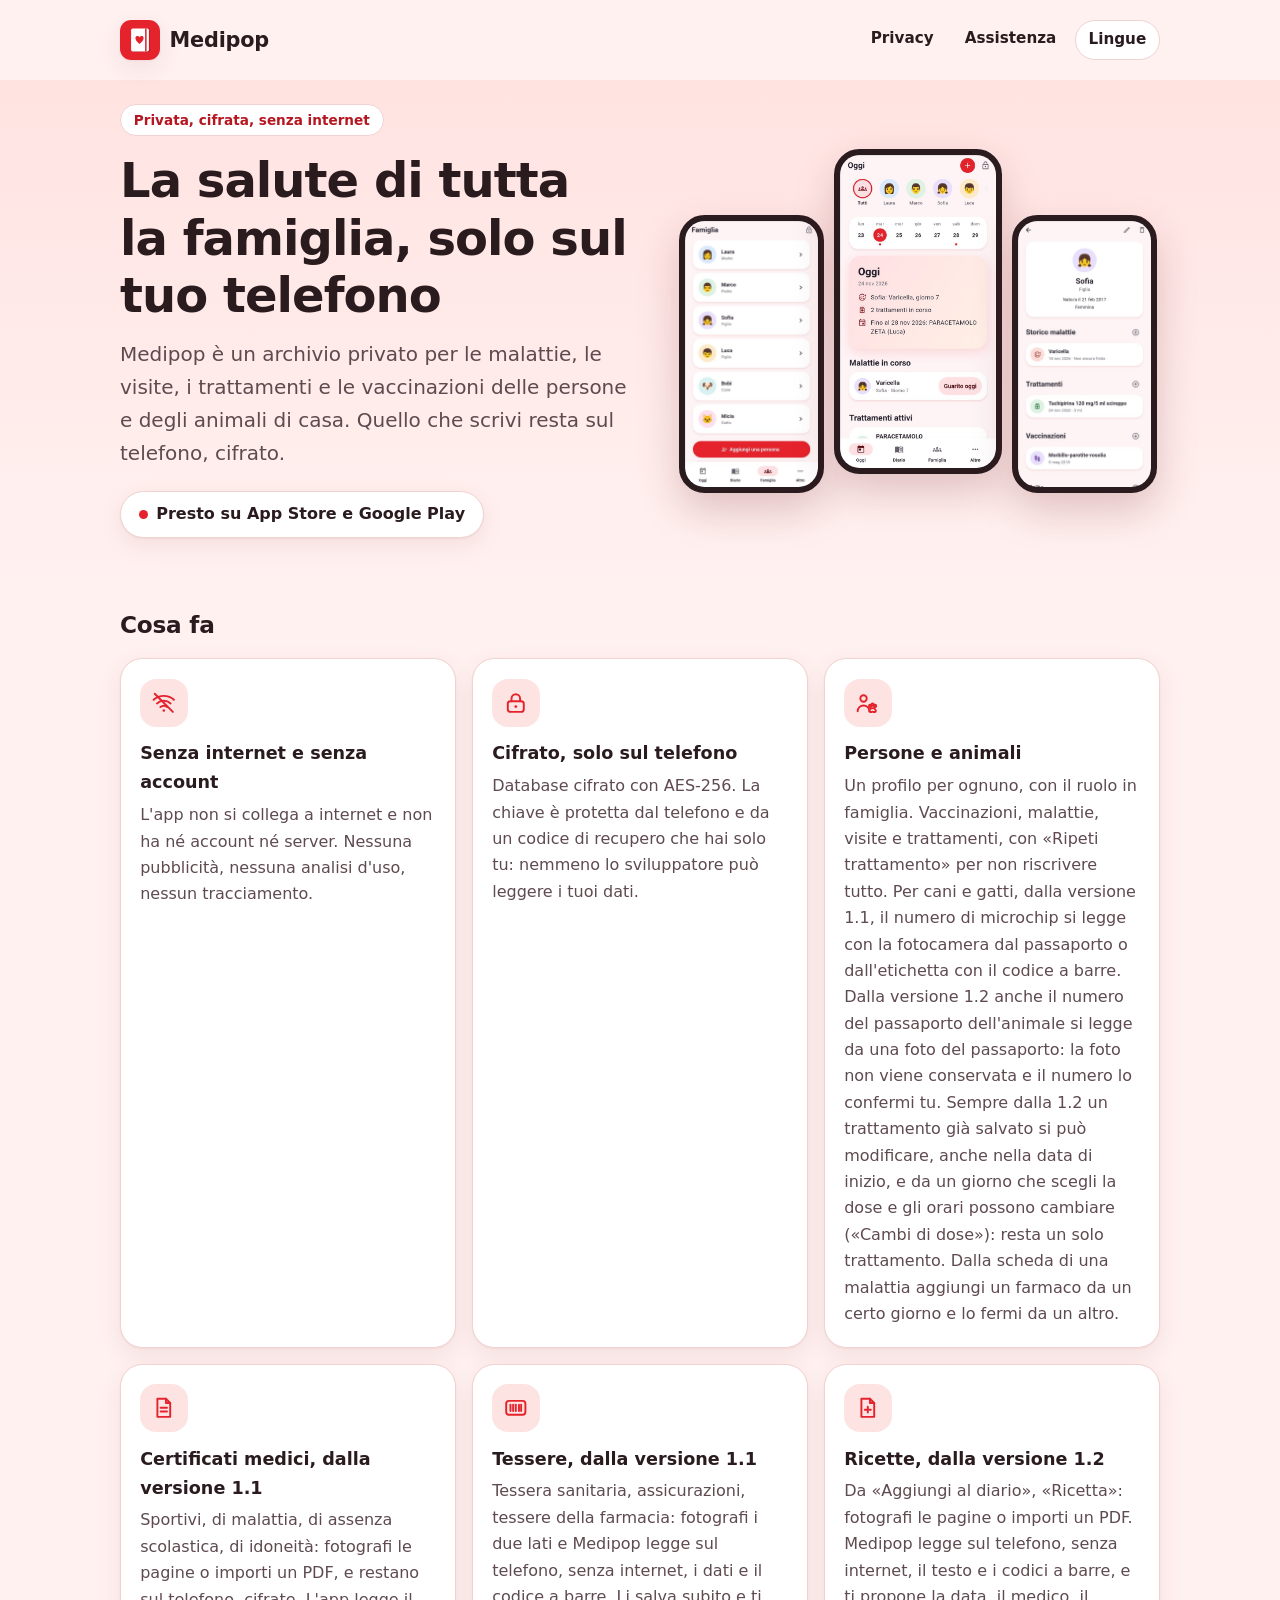
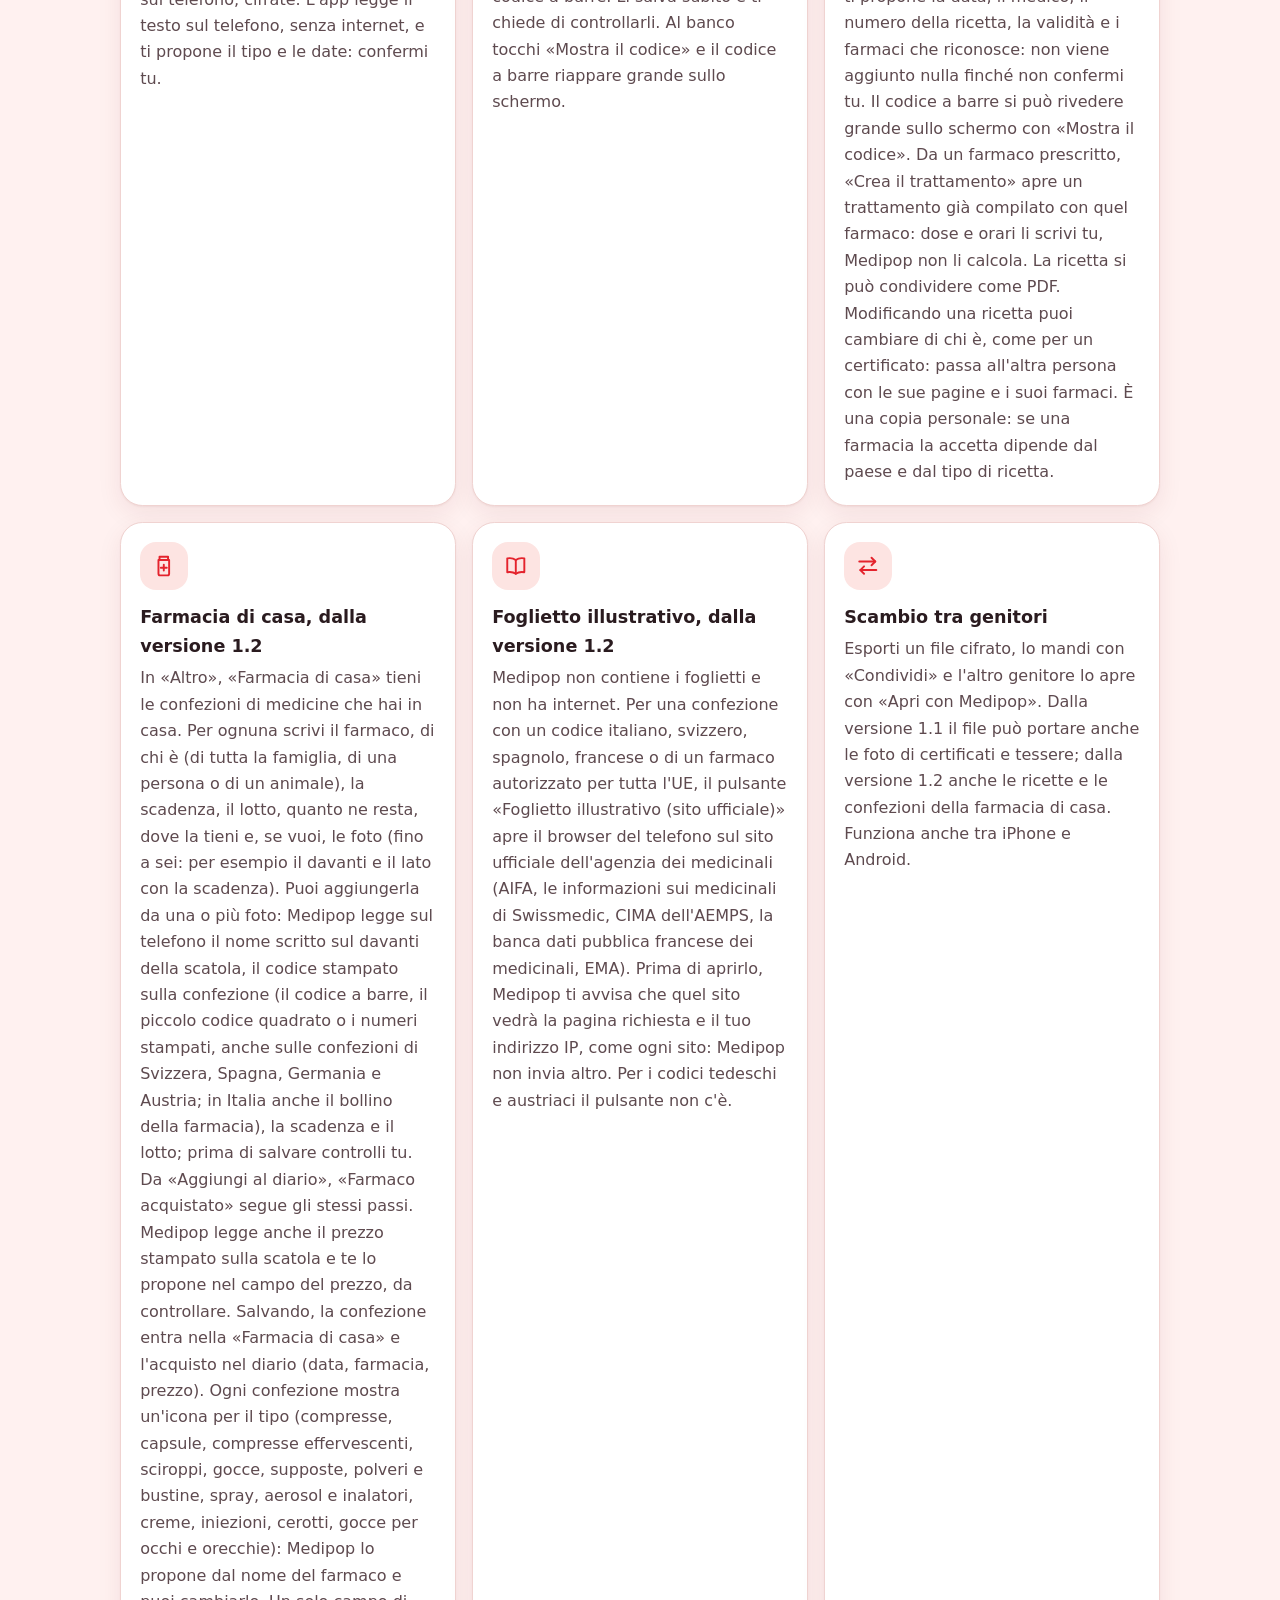
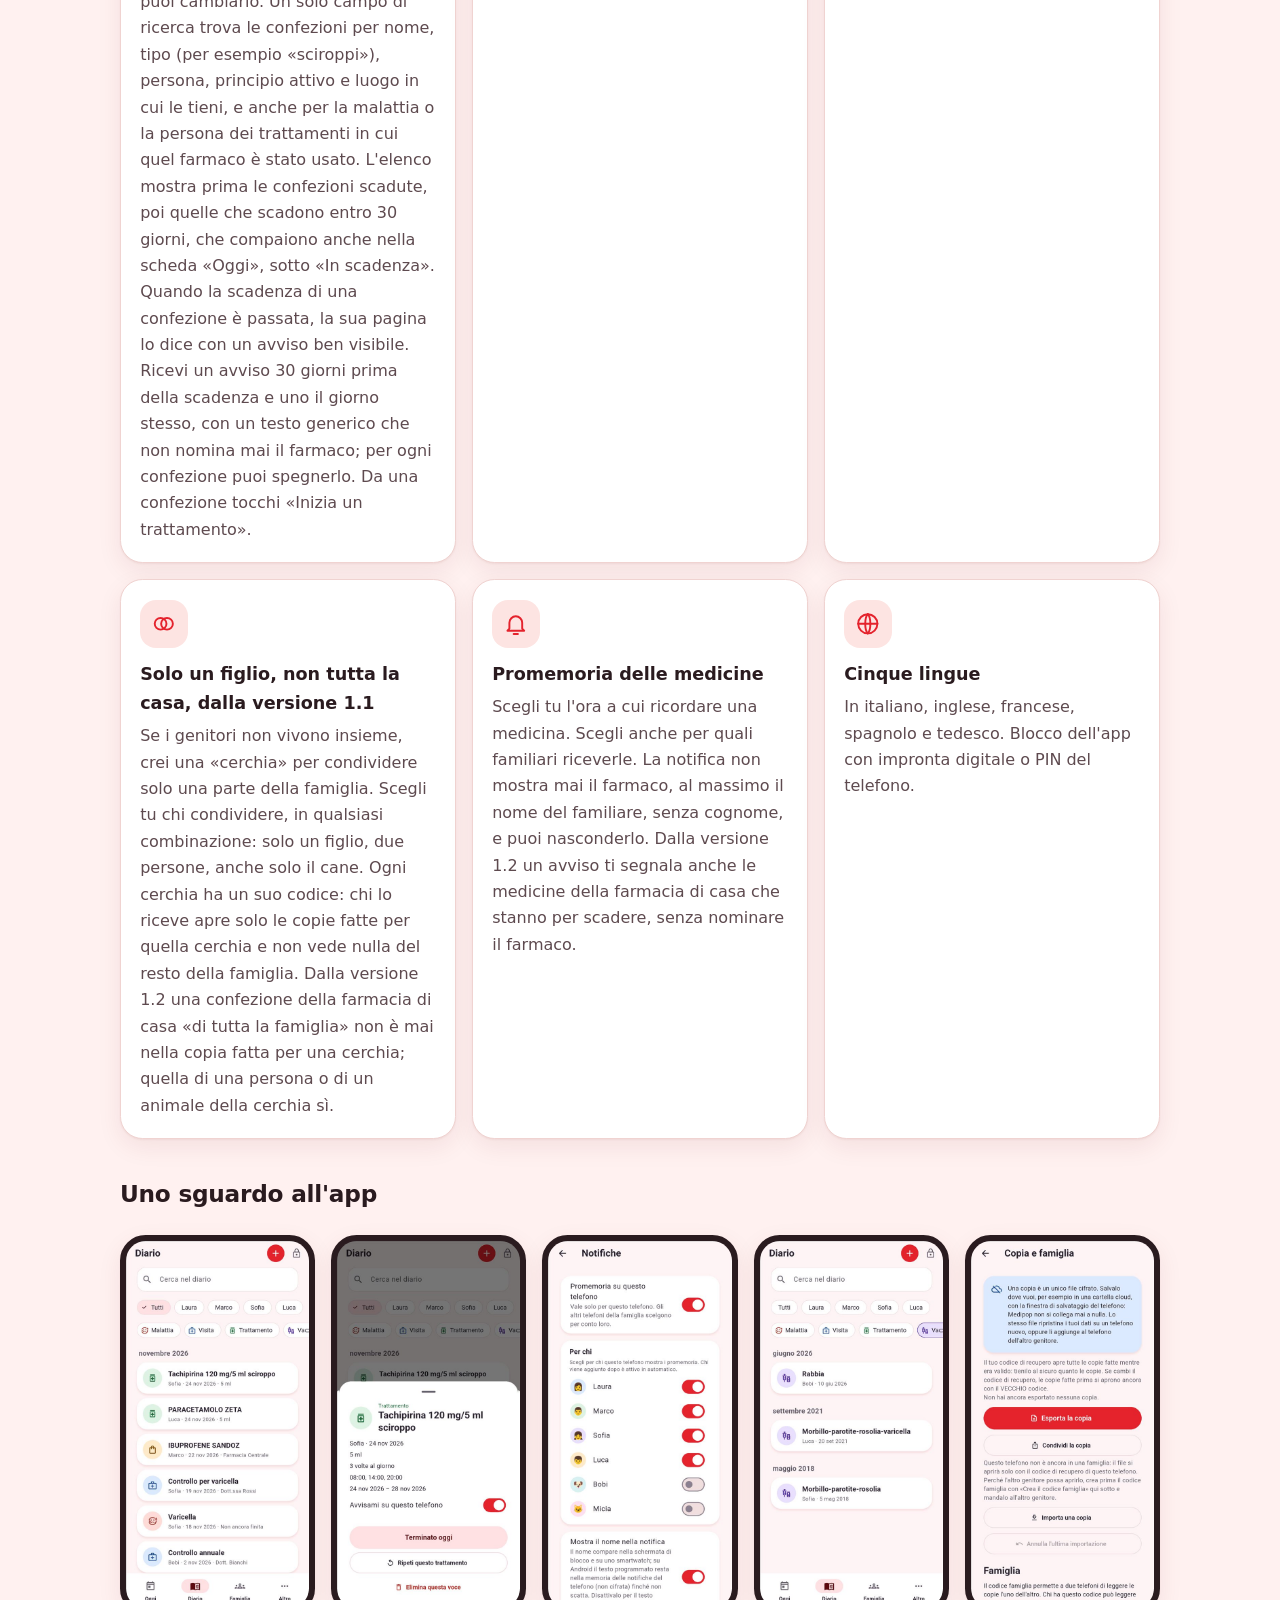
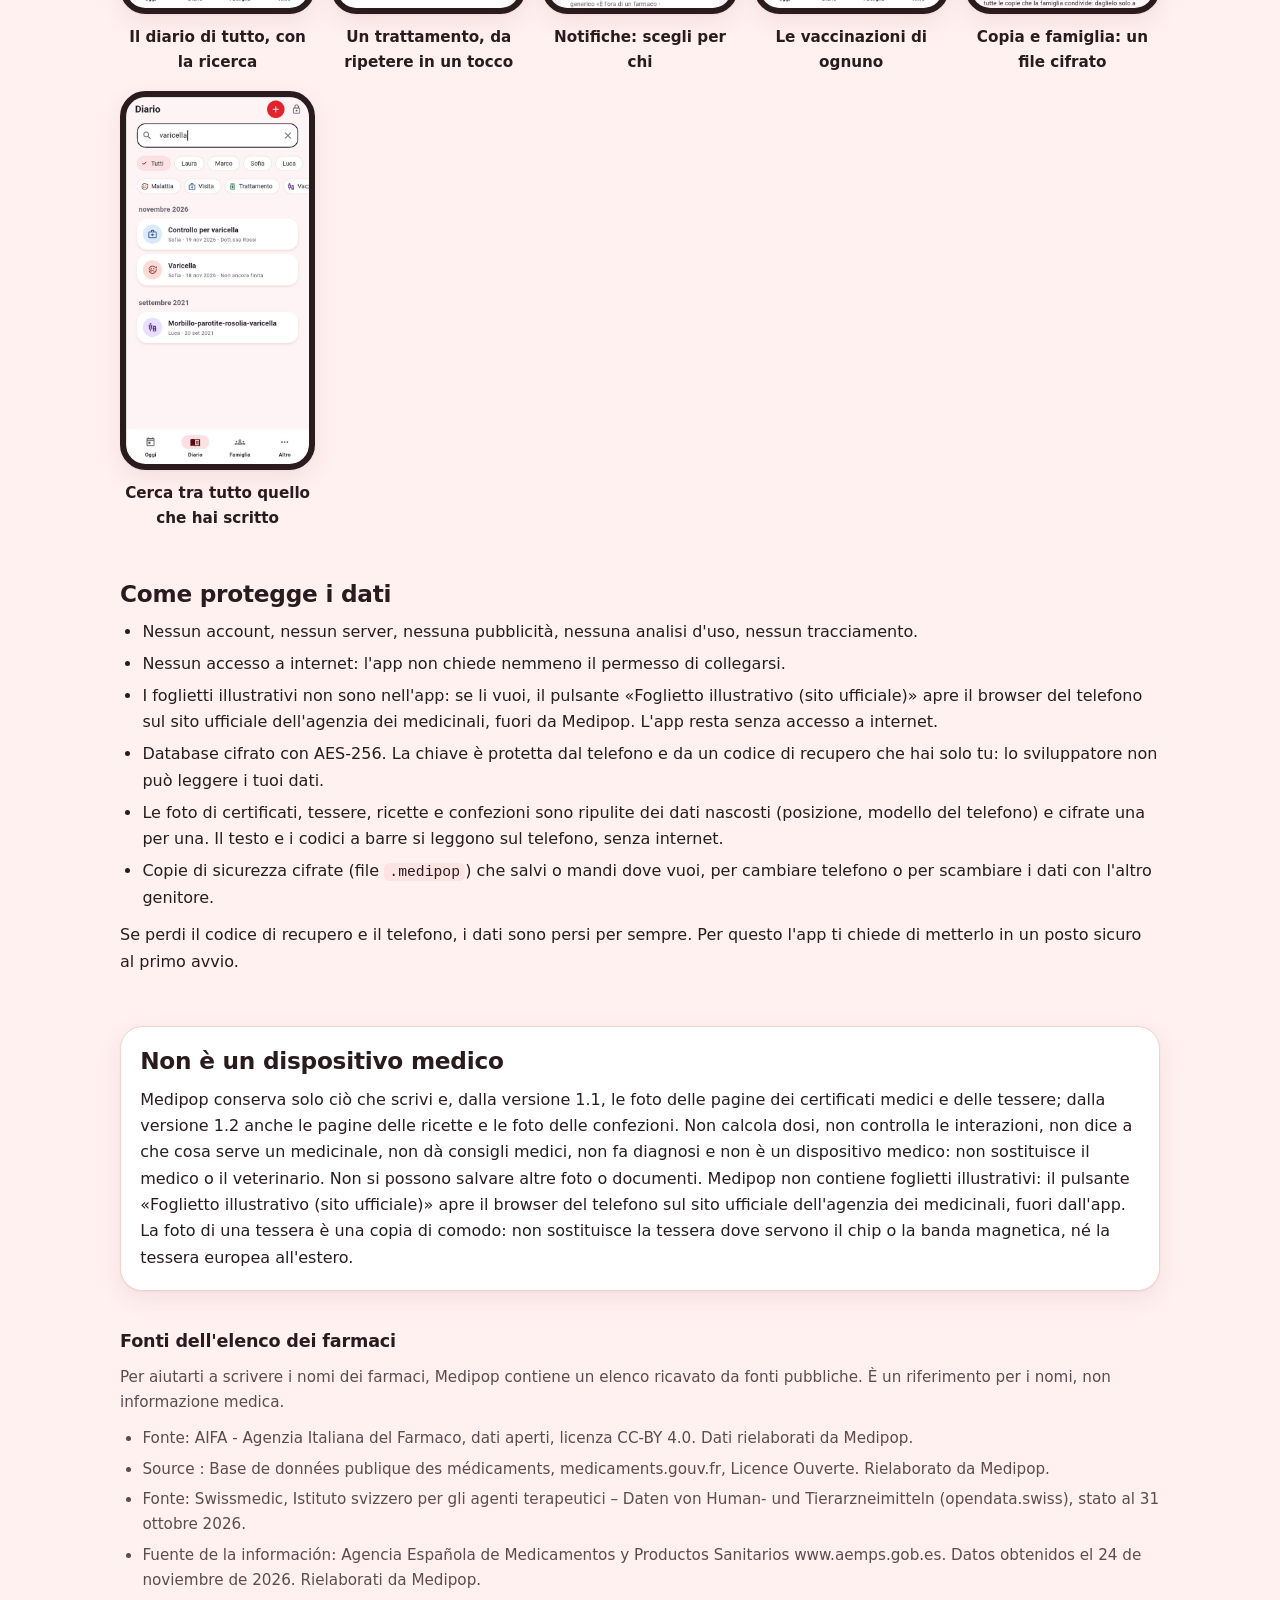
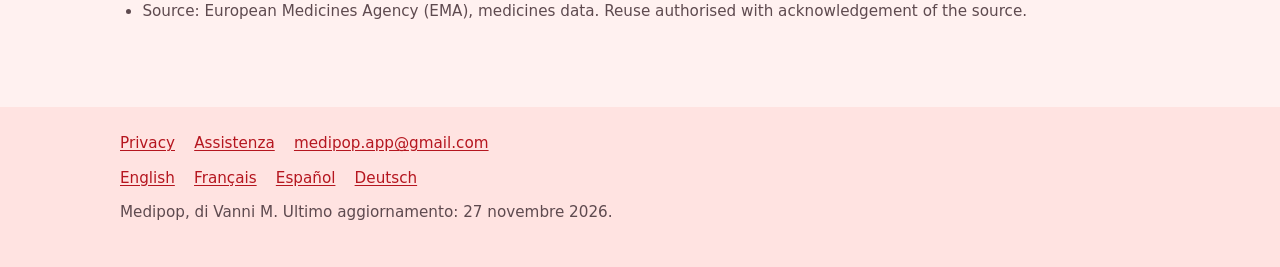
<file: index.html>
<!doctype html>
<html lang="it">
<head>
<meta charset="utf-8">
<meta name="viewport" content="width=device-width, initial-scale=1">
<title>Medipop - le cartelle sanitarie di famiglia, private</title>
<meta name="description" content="Medipop conserva le cartelle sanitarie della famiglia e degli animali sul tuo telefono, cifrate. Nessun account, nessuna connessione a internet.">
<link rel="stylesheet" href="style.css">
<link rel="icon" href="icon.svg" type="image/svg+xml">
<link rel="alternate" hreflang="it" href="index.html">
<link rel="alternate" hreflang="en" href="en/index.html">
<link rel="alternate" hreflang="fr" href="fr/index.html">
<link rel="alternate" hreflang="es" href="es/index.html">
<link rel="alternate" hreflang="de" href="de/index.html">
<link rel="alternate" hreflang="x-default" href="index.html">
</head>
<body>
<a class="skip" href="#contenuto">Vai al contenuto</a>
<header class="site">
  <div class="wrap">
    <a class="brand" href="index.html">
      <img src="icon.svg" width="40" height="40" alt="">
      <span>Medipop</span>
    </a>
    <nav aria-label="Principale">
      <ul>
        <li><a href="privacy.html">Privacy</a></li>
        <li><a href="supporto.html">Assistenza</a></li>
        <li><a href="#lingue">Lingue</a></li>
      </ul>
    </nav>
  </div>
</header>
<main id="contenuto">
<section class="hero">
  <div class="wrap">
    <div>
      <p class="eyebrow">Privata, cifrata, senza internet</p>
      <h1>La salute di tutta la famiglia, solo sul tuo telefono</h1>
      <p class="lead">Medipop è un archivio privato per le malattie, le visite, i trattamenti e le vaccinazioni delle persone e degli animali di casa. Quello che scrivi resta sul telefono, cifrato.</p>
      <p class="soon">Presto su App Store e Google Play</p>
    </div>
    <div class="hero-phones">
      <figure class="phone"><img src="img/famiglia.jpg" width="540" height="1080" alt="Schermata Famiglia di Medipop con i profili di persone e animali" decoding="async"></figure>
      <figure class="phone"><img src="img/oggi.jpg" width="540" height="1080" alt="Schermata Oggi di Medipop con il calendario della settimana e le malattie in corso" decoding="async"></figure>
      <figure class="phone"><img src="img/profilo.jpg" width="540" height="1080" alt="Profilo di una persona in Medipop con la sua storia" decoding="async"></figure>
    </div>
  </div>
</section>

<div class="wrap">
  <section class="section" aria-labelledby="cosa-fa">
    <h2 id="cosa-fa">Cosa fa</h2>
    <ul class="cards">
      <li>
        <span class="ico"><svg viewBox="0 0 24 24" aria-hidden="true" focusable="false"><path d="M2.5 9.2a14 14 0 0 1 19 0"/><path d="M5.6 12.6a9.5 9.5 0 0 1 12.8 0"/><path d="M8.8 16a5 5 0 0 1 6.4 0"/><circle class="dot" cx="12" cy="19.2" r="1.2"/><path d="M3.5 3.5l17 17"/></svg></span>
        <h3>Senza internet e senza account</h3>
        <p>L'app non si collega a internet e non ha né account né server. Nessuna pubblicità, nessuna analisi d'uso, nessun tracciamento.</p>
      </li>
      <li>
        <span class="ico"><svg viewBox="0 0 24 24" aria-hidden="true" focusable="false"><rect x="4.5" y="10.5" width="15" height="10" rx="2.5"/><path d="M8 10.5V8a4 4 0 0 1 8 0v2.5"/><circle class="dot" cx="12" cy="15.5" r="1.3"/></svg></span>
        <h3>Cifrato, solo sul telefono</h3>
        <p>Database cifrato con AES-256. La chiave è protetta dal telefono e da un codice di recupero che hai solo tu: nemmeno lo sviluppatore può leggere i tuoi dati.</p>
      </li>
      <li>
        <span class="ico"><svg viewBox="0 0 24 24" aria-hidden="true" focusable="false"><circle cx="8" cy="8" r="3"/><path d="M2.5 20a5.5 5.5 0 0 1 11 0"/><circle cx="14.2" cy="15" r="1.1"/><circle cx="16.5" cy="13.8" r="1.1"/><circle cx="18.8" cy="15" r="1.1"/><path d="M16.5 17c1.5 0 3 1.1 3 2.4 0 1-.9 1.4-1.8 1.2-.6-.1-.8-.3-1.2-.3s-.6.2-1.2.3c-.9.2-1.8-.2-1.8-1.2 0-1.3 1.5-2.4 3-2.4z"/></svg></span>
        <h3>Persone e animali</h3>
        <p>Un profilo per ognuno, con il ruolo in famiglia. Vaccinazioni, malattie, visite e trattamenti, con «Ripeti trattamento» per non riscrivere tutto. Per cani e gatti, dalla versione 1.1, il numero di microchip si legge con la fotocamera dal passaporto o dall'etichetta con il codice a barre. Dalla versione 1.2 anche il numero del passaporto dell'animale si legge da una foto del passaporto: la foto non viene conservata e il numero lo confermi tu. Sempre dalla 1.2 un trattamento già salvato si può modificare, anche nella data di inizio, e da un giorno che scegli la dose e gli orari possono cambiare («Cambi di dose»): resta un solo trattamento. Dalla scheda di una malattia aggiungi un farmaco da un certo giorno e lo fermi da un altro.</p>
      </li>
      <li>
        <span class="ico"><svg viewBox="0 0 24 24" aria-hidden="true" focusable="false"><path d="M6 3.5h8l4 4v13H6z"/><path d="M14 3.5v4h4"/><path d="M9 12h6"/><path d="M9 15.5h6"/></svg></span>
        <h3>Certificati medici, dalla versione 1.1</h3>
        <p>Sportivi, di malattia, di assenza scolastica, di idoneità: fotografi le pagine o importi un PDF, e restano sul telefono, cifrate. L'app legge il testo sul telefono, senza internet, e ti propone il tipo e le date: confermi tu.</p>
      </li>
      <li>
        <span class="ico"><svg viewBox="0 0 24 24" aria-hidden="true" focusable="false"><rect x="3" y="5.5" width="18" height="13" rx="2.5"/><path d="M7 9v6"/><path d="M9.5 9v6"/><path d="M12 9v6"/><path d="M15 9v6"/><path d="M17 9v6"/></svg></span>
        <h3>Tessere, dalla versione 1.1</h3>
        <p>Tessera sanitaria, assicurazioni, tessere della farmacia: fotografi i due lati e Medipop legge sul telefono, senza internet, i dati e il codice a barre. Li salva subito e ti chiede di controllarli. Al banco tocchi «Mostra il codice» e il codice a barre riappare grande sullo schermo.</p>
      </li>
      <li>
        <span class="ico"><svg viewBox="0 0 24 24" aria-hidden="true" focusable="false"><path d="M6 3.5h8l4 4v13H6z"/><path d="M14 3.5v4h4"/><path d="M12 11v5.500"/><path d="M9.200 13.800h5.600"/></svg></span>
        <h3>Ricette, dalla versione 1.2</h3>
        <p>Da «Aggiungi al diario», «Ricetta»: fotografi le pagine o importi un PDF. Medipop legge sul telefono, senza internet, il testo e i codici a barre, e ti propone la data, il medico, il numero della ricetta, la validità e i farmaci che riconosce: non viene aggiunto nulla finché non confermi tu. Il codice a barre si può rivedere grande sullo schermo con «Mostra il codice». Da un farmaco prescritto, «Crea il trattamento» apre un trattamento già compilato con quel farmaco: dose e orari li scrivi tu, Medipop non li calcola. La ricetta si può condividere come PDF. Modificando una ricetta puoi cambiare di chi è, come per un certificato: passa all'altra persona con le sue pagine e i suoi farmaci. È una copia personale: se una farmacia la accetta dipende dal paese e dal tipo di ricetta.</p>
      </li>
      <li>
        <span class="ico"><svg viewBox="0 0 24 24" aria-hidden="true" focusable="false"><path d="M8 3.500h8v3H8z"/><path d="M7 6.500h10v13a1.500 1.500 0 0 1-1.500 1.500h-7A1.500 1.500 0 0 1 7 19.500z"/><path d="M12 11v5.500"/><path d="M9.200 13.800h5.600"/></svg></span>
        <h3>Farmacia di casa, dalla versione 1.2</h3>
        <p>In «Altro», «Farmacia di casa» tieni le confezioni di medicine che hai in casa. Per ognuna scrivi il farmaco, di chi è (di tutta la famiglia, di una persona o di un animale), la scadenza, il lotto, quanto ne resta, dove la tieni e, se vuoi, le foto (fino a sei: per esempio il davanti e il lato con la scadenza). Puoi aggiungerla da una o più foto: Medipop legge sul telefono il nome scritto sul davanti della scatola, il codice stampato sulla confezione (il codice a barre, il piccolo codice quadrato o i numeri stampati, anche sulle confezioni di Svizzera, Spagna, Germania e Austria; in Italia anche il bollino della farmacia), la scadenza e il lotto; prima di salvare controlli tu. Da «Aggiungi al diario», «Farmaco acquistato» segue gli stessi passi. Medipop legge anche il prezzo stampato sulla scatola e te lo propone nel campo del prezzo, da controllare. Salvando, la confezione entra nella «Farmacia di casa» e l'acquisto nel diario (data, farmacia, prezzo). Ogni confezione mostra un'icona per il tipo (compresse, capsule, compresse effervescenti, sciroppi, gocce, supposte, polveri e bustine, spray, aerosol e inalatori, creme, iniezioni, cerotti, gocce per occhi e orecchie): Medipop lo propone dal nome del farmaco e puoi cambiarlo. Un solo campo di ricerca trova le confezioni per nome, tipo (per esempio «sciroppi»), persona, principio attivo e luogo in cui le tieni, e anche per la malattia o la persona dei trattamenti in cui quel farmaco è stato usato. L'elenco mostra prima le confezioni scadute, poi quelle che scadono entro 30 giorni, che compaiono anche nella scheda «Oggi», sotto «In scadenza». Quando la scadenza di una confezione è passata, la sua pagina lo dice con un avviso ben visibile. Ricevi un avviso 30 giorni prima della scadenza e uno il giorno stesso, con un testo generico che non nomina mai il farmaco; per ogni confezione puoi spegnerlo. Da una confezione tocchi «Inizia un trattamento».</p>
      </li>
      <li>
        <span class="ico"><svg viewBox="0 0 24 24" aria-hidden="true" focusable="false"><path d="M12 6.500C10 5 7 4.500 4 5v13c3-.5 6 0 8 1.500 2-1.500 5-2 8-1.500V5c-3-.5-6 0-8 1.500z"/><path d="M12 6.500v13"/></svg></span>
        <h3>Foglietto illustrativo, dalla versione 1.2</h3>
        <p>Medipop non contiene i foglietti e non ha internet. Per una confezione con un codice italiano, svizzero, spagnolo, francese o di un farmaco autorizzato per tutta l'UE, il pulsante «Foglietto illustrativo (sito ufficiale)» apre il browser del telefono sul sito ufficiale dell'agenzia dei medicinali (AIFA, le informazioni sui medicinali di Swissmedic, CIMA dell'AEMPS, la banca dati pubblica francese dei medicinali, EMA). Prima di aprirlo, Medipop ti avvisa che quel sito vedrà la pagina richiesta e il tuo indirizzo IP, come ogni sito: Medipop non invia altro. Per i codici tedeschi e austriaci il pulsante non c'è.</p>
      </li>
      <li>
        <span class="ico"><svg viewBox="0 0 24 24" aria-hidden="true" focusable="false"><path d="M4 8h15"/><path d="M15.5 4.5L19 8l-3.500 3.500"/><path d="M20 16H5"/><path d="M8.500 12.500L5 16l3.500 3.500"/></svg></span>
        <h3>Scambio tra genitori</h3>
        <p>Esporti un file cifrato, lo mandi con «Condividi» e l'altro genitore lo apre con «Apri con Medipop». Dalla versione 1.1 il file può portare anche le foto di certificati e tessere; dalla versione 1.2 anche le ricette e le confezioni della farmacia di casa. Funziona anche tra iPhone e Android.</p>
      </li>
      <li>
        <span class="ico"><svg viewBox="0 0 24 24" aria-hidden="true" focusable="false"><circle cx="9" cy="12" r="5.5"/><circle cx="15" cy="12" r="5.5"/></svg></span>
        <h3>Solo un figlio, non tutta la casa, dalla versione 1.1</h3>
        <p>Se i genitori non vivono insieme, crei una «cerchia» per condividere solo una parte della famiglia. Scegli tu chi condividere, in qualsiasi combinazione: solo un figlio, due persone, anche solo il cane. Ogni cerchia ha un suo codice: chi lo riceve apre solo le copie fatte per quella cerchia e non vede nulla del resto della famiglia. Dalla versione 1.2 una confezione della farmacia di casa «di tutta la famiglia» non è mai nella copia fatta per una cerchia; quella di una persona o di un animale della cerchia sì.</p>
      </li>
      <li>
        <span class="ico"><svg viewBox="0 0 24 24" aria-hidden="true" focusable="false"><path d="M6 16.5V11a6 6 0 0 1 12 0v5.500l1.800 2H4.200z"/><path d="M10 21.500h4"/></svg></span>
        <h3>Promemoria delle medicine</h3>
        <p>Scegli tu l'ora a cui ricordare una medicina. Scegli anche per quali familiari riceverle. La notifica non mostra mai il farmaco, al massimo il nome del familiare, senza cognome, e puoi nasconderlo. Dalla versione 1.2 un avviso ti segnala anche le medicine della farmacia di casa che stanno per scadere, senza nominare il farmaco.</p>
      </li>
      <li>
        <span class="ico"><svg viewBox="0 0 24 24" aria-hidden="true" focusable="false"><circle cx="12" cy="12" r="9"/><path d="M3 12h18"/><path d="M12 3c3.200 3 3.200 15 0 18"/><path d="M12 3c-3.200 3-3.200 15 0 18"/></svg></span>
        <h3>Cinque lingue</h3>
        <p>In italiano, inglese, francese, spagnolo e tedesco. Blocco dell'app con impronta digitale o PIN del telefono.</p>
      </li>
    </ul>
  </section>

  <section class="section" aria-labelledby="schermate">
    <h2 id="schermate">Uno sguardo all'app</h2>
    <ul class="scroller" tabindex="0" aria-label="Schermate dell'app, scorri di lato">
      <li><figure><div class="phone"><img src="img/diario.jpg" width="540" height="1080" alt="Il diario di Medipop con la cronologia di malattie, visite e trattamenti" loading="lazy" decoding="async"></div><figcaption>Il diario di tutto, con la ricerca</figcaption></figure></li>
      <li><figure><div class="phone"><img src="img/trattamento.jpg" width="540" height="1080" alt="Scheda di un trattamento in Medipop" loading="lazy" decoding="async"></div><figcaption>Un trattamento, da ripetere in un tocco</figcaption></figure></li>
      <li><figure><div class="phone"><img src="img/notifiche.jpg" width="540" height="1080" alt="Pannello Notifiche di Medipop: per quali familiari ricevere i promemoria" loading="lazy" decoding="async"></div><figcaption>Notifiche: scegli per chi</figcaption></figure></li>
      <li><figure><div class="phone"><img src="img/vaccinazioni.jpg" width="540" height="1080" alt="Elenco delle vaccinazioni di un profilo in Medipop" loading="lazy" decoding="async"></div><figcaption>Le vaccinazioni di ognuno</figcaption></figure></li>
      <li><figure><div class="phone"><img src="img/copia-famiglia.jpg" width="540" height="1080" alt="Schermata Copia e famiglia di Medipop con i pulsanti per esportare e condividere la copia" loading="lazy" decoding="async"></div><figcaption>Copia e famiglia: un file cifrato</figcaption></figure></li>
      <li><figure><div class="phone"><img src="img/cerca.jpg" width="540" height="1080" alt="Ricerca in Medipop tra malattie, visite e trattamenti" loading="lazy" decoding="async"></div><figcaption>Cerca tra tutto quello che hai scritto</figcaption></figure></li>
    </ul>
  </section>

  <section class="section" aria-labelledby="protezione">
    <h2 id="protezione">Come protegge i dati</h2>
    <ul>
      <li>Nessun account, nessun server, nessuna pubblicità, nessuna analisi d'uso, nessun tracciamento.</li>
      <li>Nessun accesso a internet: l'app non chiede nemmeno il permesso di collegarsi.</li>
      <li>I foglietti illustrativi non sono nell'app: se li vuoi, il pulsante «Foglietto illustrativo (sito ufficiale)» apre il browser del telefono sul sito ufficiale dell'agenzia dei medicinali, fuori da Medipop. L'app resta senza accesso a internet.</li>
      <li>Database cifrato con AES-256. La chiave è protetta dal telefono e da un codice di recupero che hai solo tu: lo sviluppatore non può leggere i tuoi dati.</li>
      <li>Le foto di certificati, tessere, ricette e confezioni sono ripulite dei dati nascosti (posizione, modello del telefono) e cifrate una per una. Il testo e i codici a barre si leggono sul telefono, senza internet.</li>
      <li>Copie di sicurezza cifrate (file <code>.medipop</code>) che salvi o mandi dove vuoi, per cambiare telefono o per scambiare i dati con l'altro genitore.</li>
    </ul>
    <p>Se perdi il codice di recupero e il telefono, i dati sono persi per sempre. Per questo l'app ti chiede di metterlo in un posto sicuro al primo avvio.</p>
  </section>

  <section class="section" aria-labelledby="non-medico">
    <div class="notice">
      <h2 id="non-medico">Non è un dispositivo medico</h2>
      <p>Medipop conserva solo ciò che scrivi e, dalla versione 1.1, le foto delle pagine dei certificati medici e delle tessere; dalla versione 1.2 anche le pagine delle ricette e le foto delle confezioni. Non calcola dosi, non controlla le interazioni, non dice a che cosa serve un medicinale, non dà consigli medici, non fa diagnosi e non è un dispositivo medico: non sostituisce il medico o il veterinario. Non si possono salvare altre foto o documenti. Medipop non contiene foglietti illustrativi: il pulsante «Foglietto illustrativo (sito ufficiale)» apre il browser del telefono sul sito ufficiale dell'agenzia dei medicinali, fuori dall'app. La foto di una tessera è una copia di comodo: non sostituisce la tessera dove servono il chip o la banda magnetica, né la tessera europea all'estero.</p>
    </div>
  </section>

  <section class="section sources" aria-labelledby="fonti">
    <h2 id="fonti">Fonti dell'elenco dei farmaci</h2>
    <p>Per aiutarti a scrivere i nomi dei farmaci, Medipop contiene un elenco ricavato da fonti pubbliche. È un riferimento per i nomi, non informazione medica.</p>
    <ul>
      <li>Fonte: AIFA - Agenzia Italiana del Farmaco, dati aperti, licenza CC-BY 4.0. Dati rielaborati da Medipop.</li>
      <li lang="fr">Source : Base de données publique des médicaments, medicaments.gouv.fr, Licence Ouverte. <span lang="it">Rielaborato da Medipop.</span></li>
      <li>Fonte: Swissmedic, Istituto svizzero per gli agenti terapeutici – <span lang="de">Daten von Human- und Tierarzneimitteln</span> (opendata.swiss), stato al 31 ottobre 2026.</li>
      <li lang="es">Fuente de la información: Agencia Española de Medicamentos y Productos Sanitarios www.aemps.gob.es. Datos obtenidos el 24 de noviembre de 2026. <span lang="it">Rielaborati da Medipop.</span></li>
      <li lang="en">Source: European Medicines Agency (EMA), medicines data. Reuse authorised with acknowledgement of the source.</li>
    </ul>
  </section>
</div>
</main>
<footer class="site">
  <div class="wrap">
    <ul>
      <li><a href="privacy.html">Privacy</a></li>
      <li><a href="supporto.html">Assistenza</a></li>
      <li><a href="mailto:medipop.app@gmail.com">medipop.app@gmail.com</a></li>
    </ul>
    <ul id="lingue" aria-label="Lingue">
      <li><a href="en/index.html" hreflang="en" lang="en">English</a></li>
      <li><a href="fr/index.html" hreflang="fr" lang="fr">Français</a></li>
      <li><a href="es/index.html" hreflang="es" lang="es">Español</a></li>
      <li><a href="de/index.html" hreflang="de" lang="de">Deutsch</a></li>
    </ul>
    <p>Medipop, di Vanni M. Ultimo aggiornamento: 27 novembre 2026.</p>
  </div>
</footer>
</body>
</html>
</file>
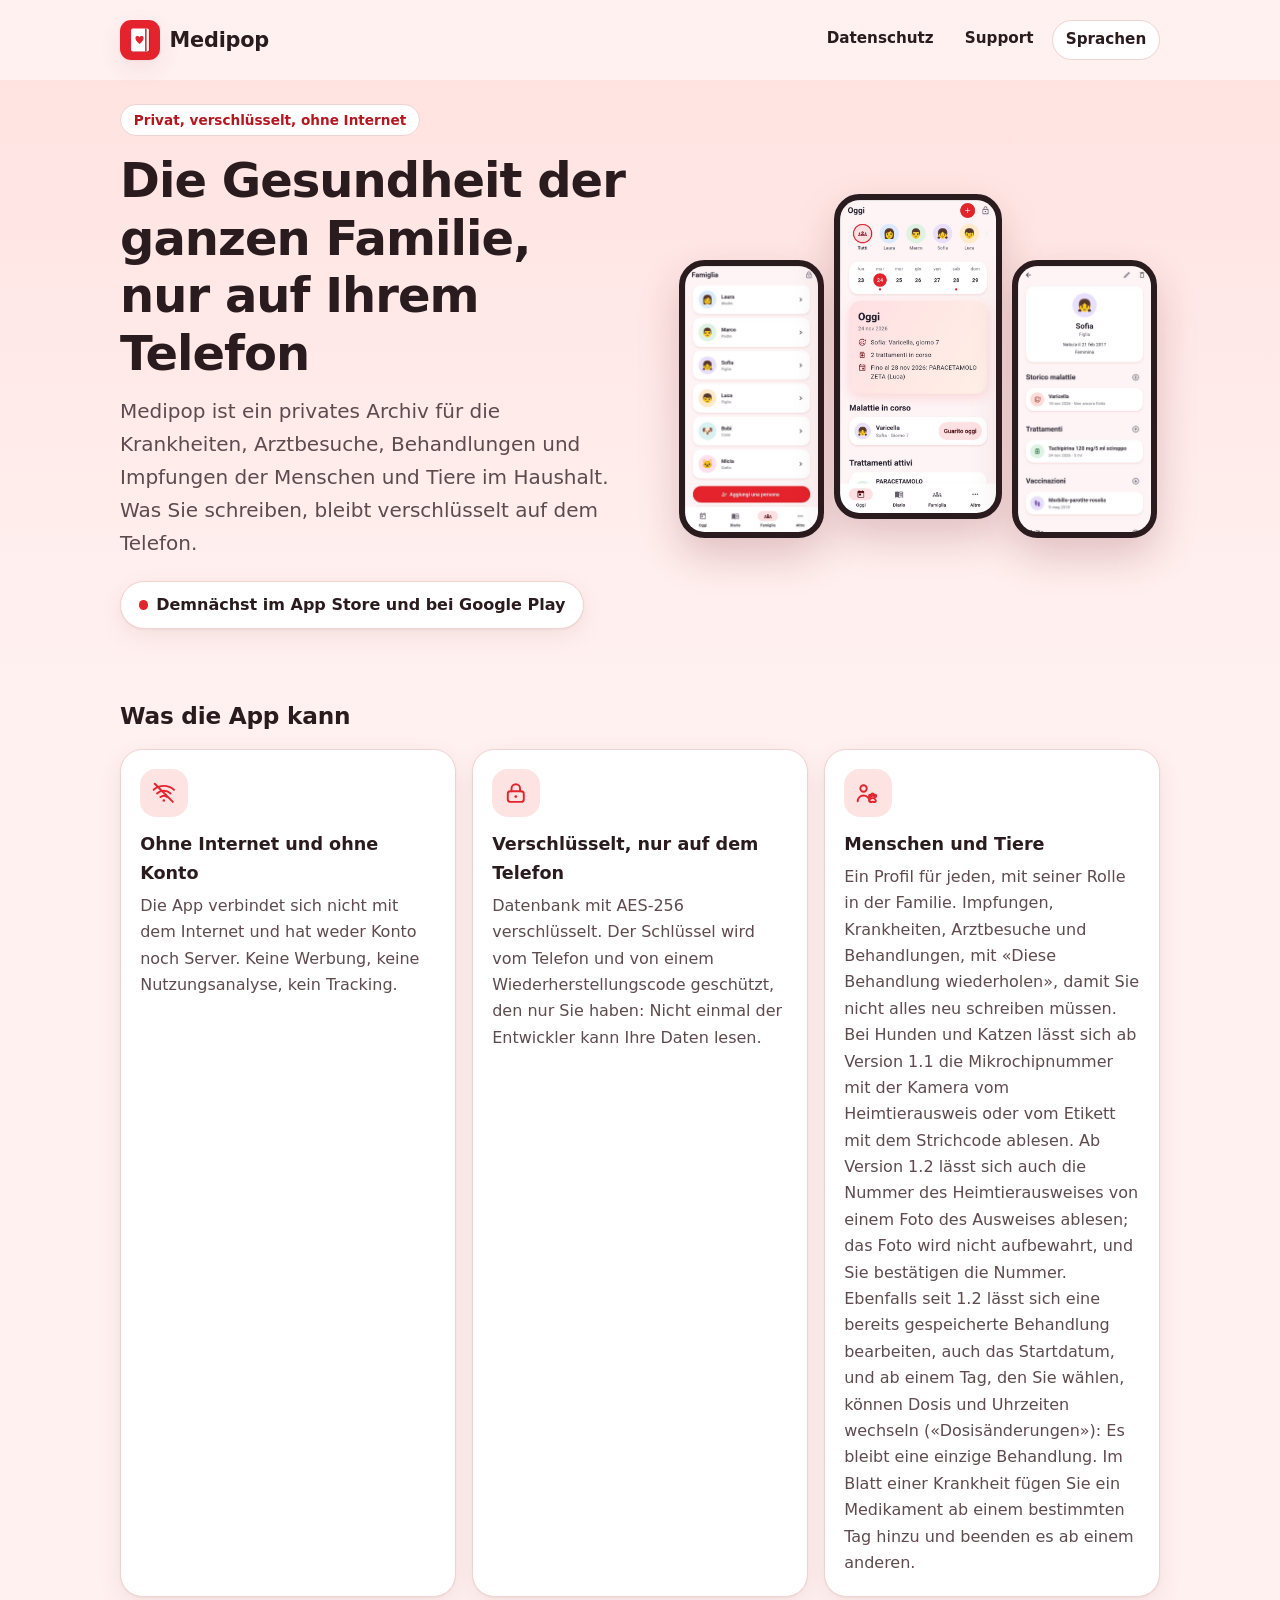
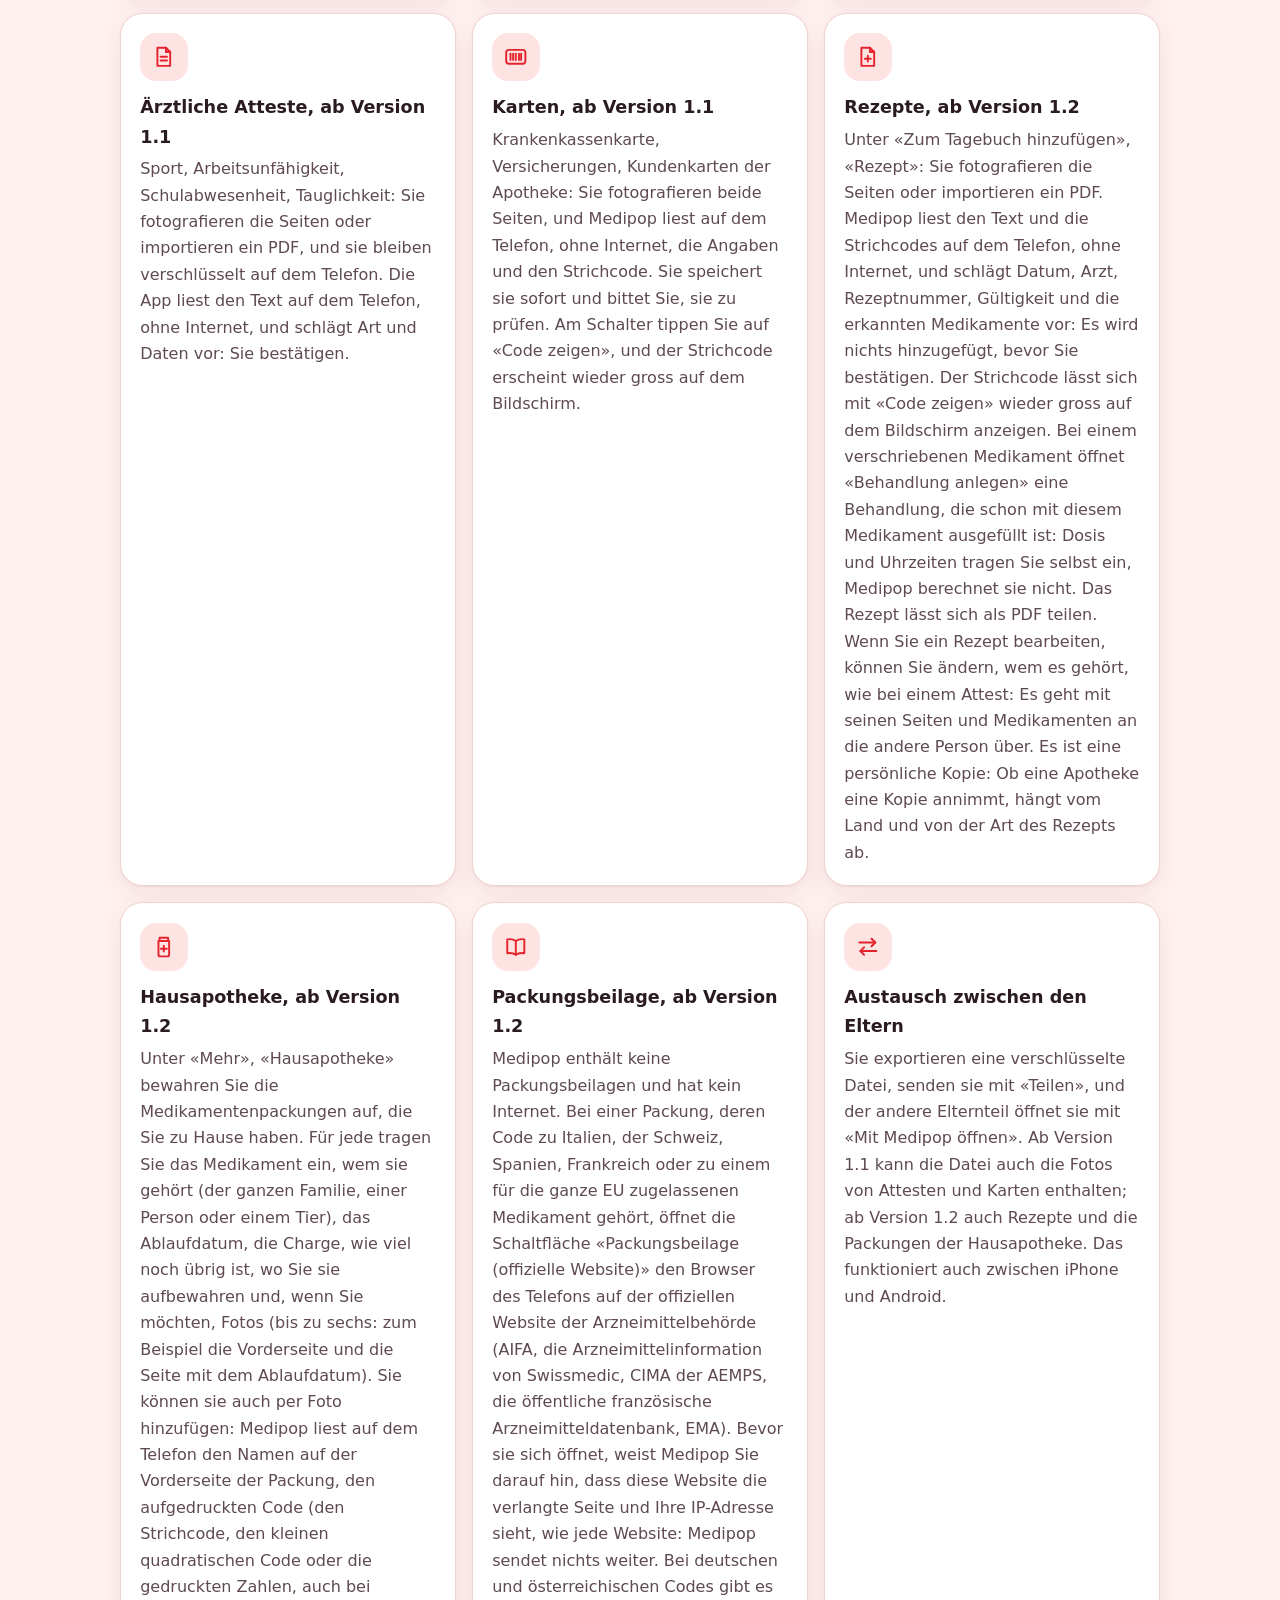
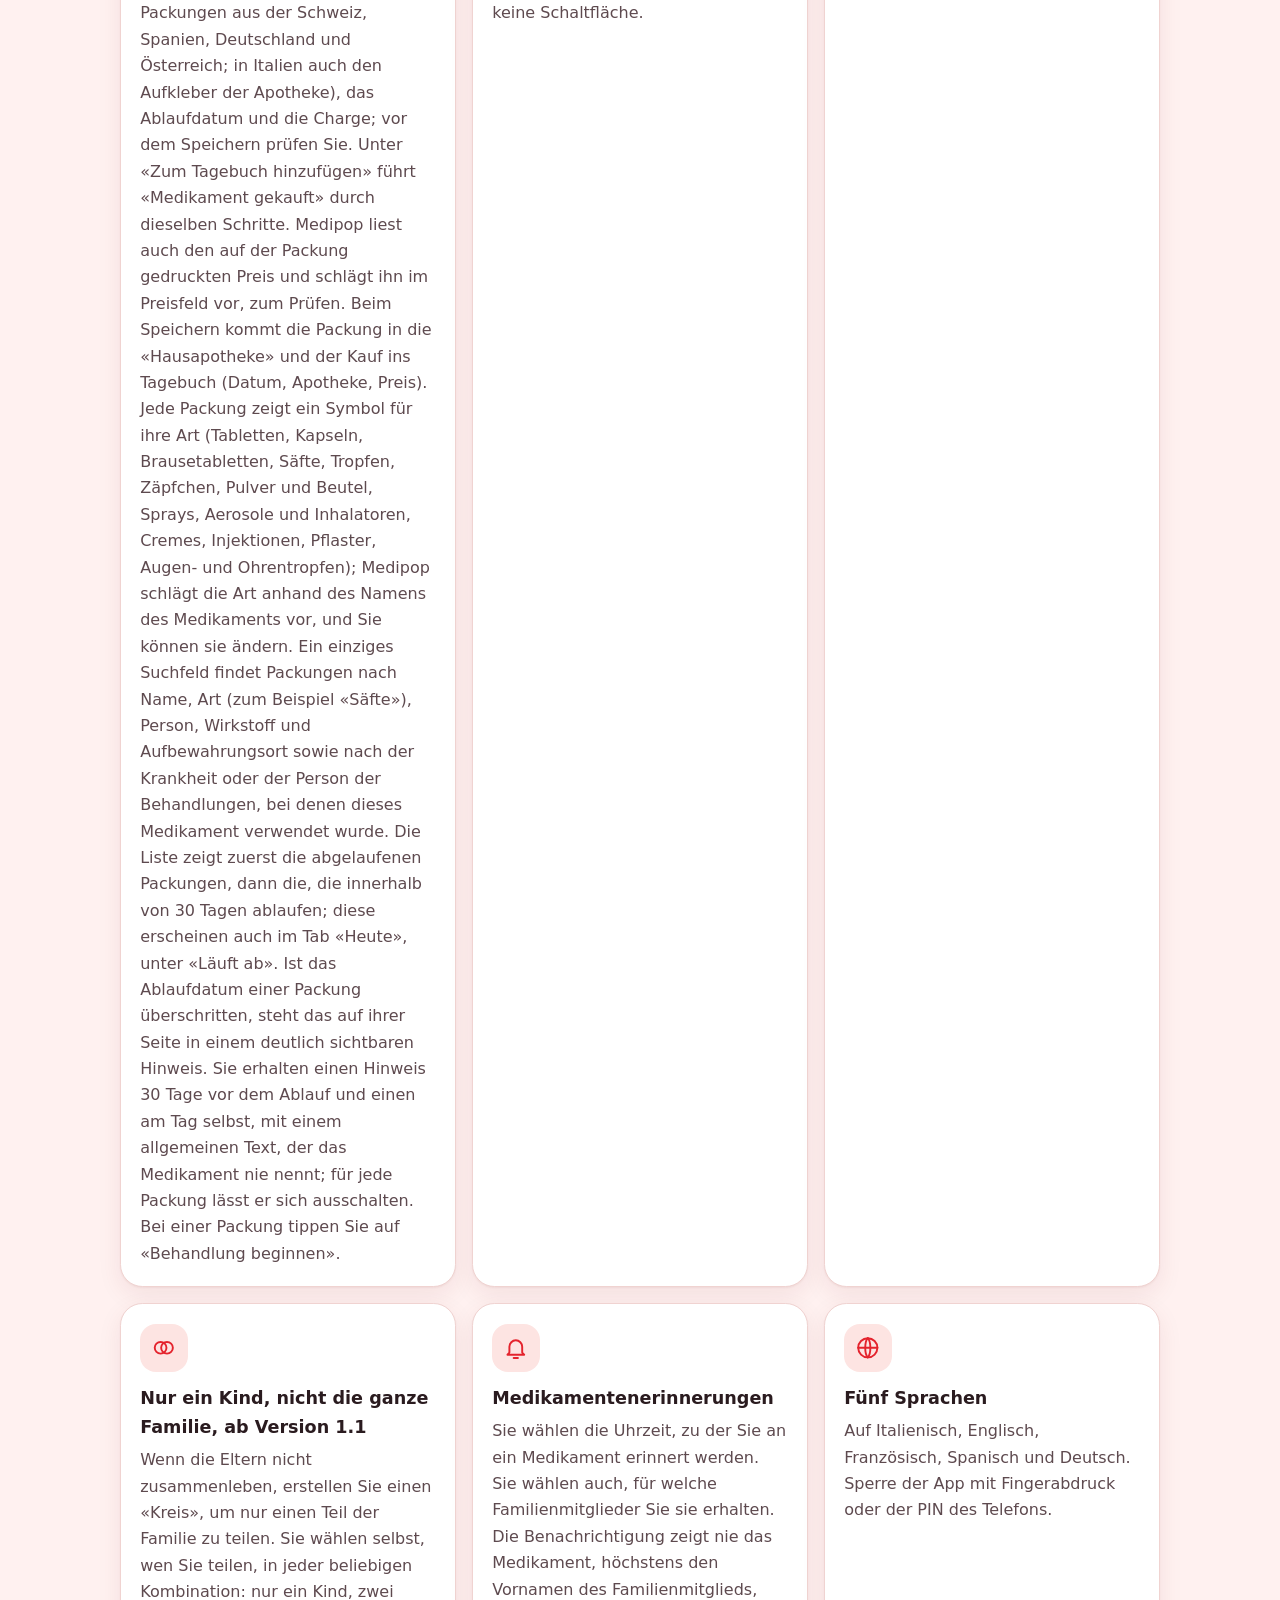
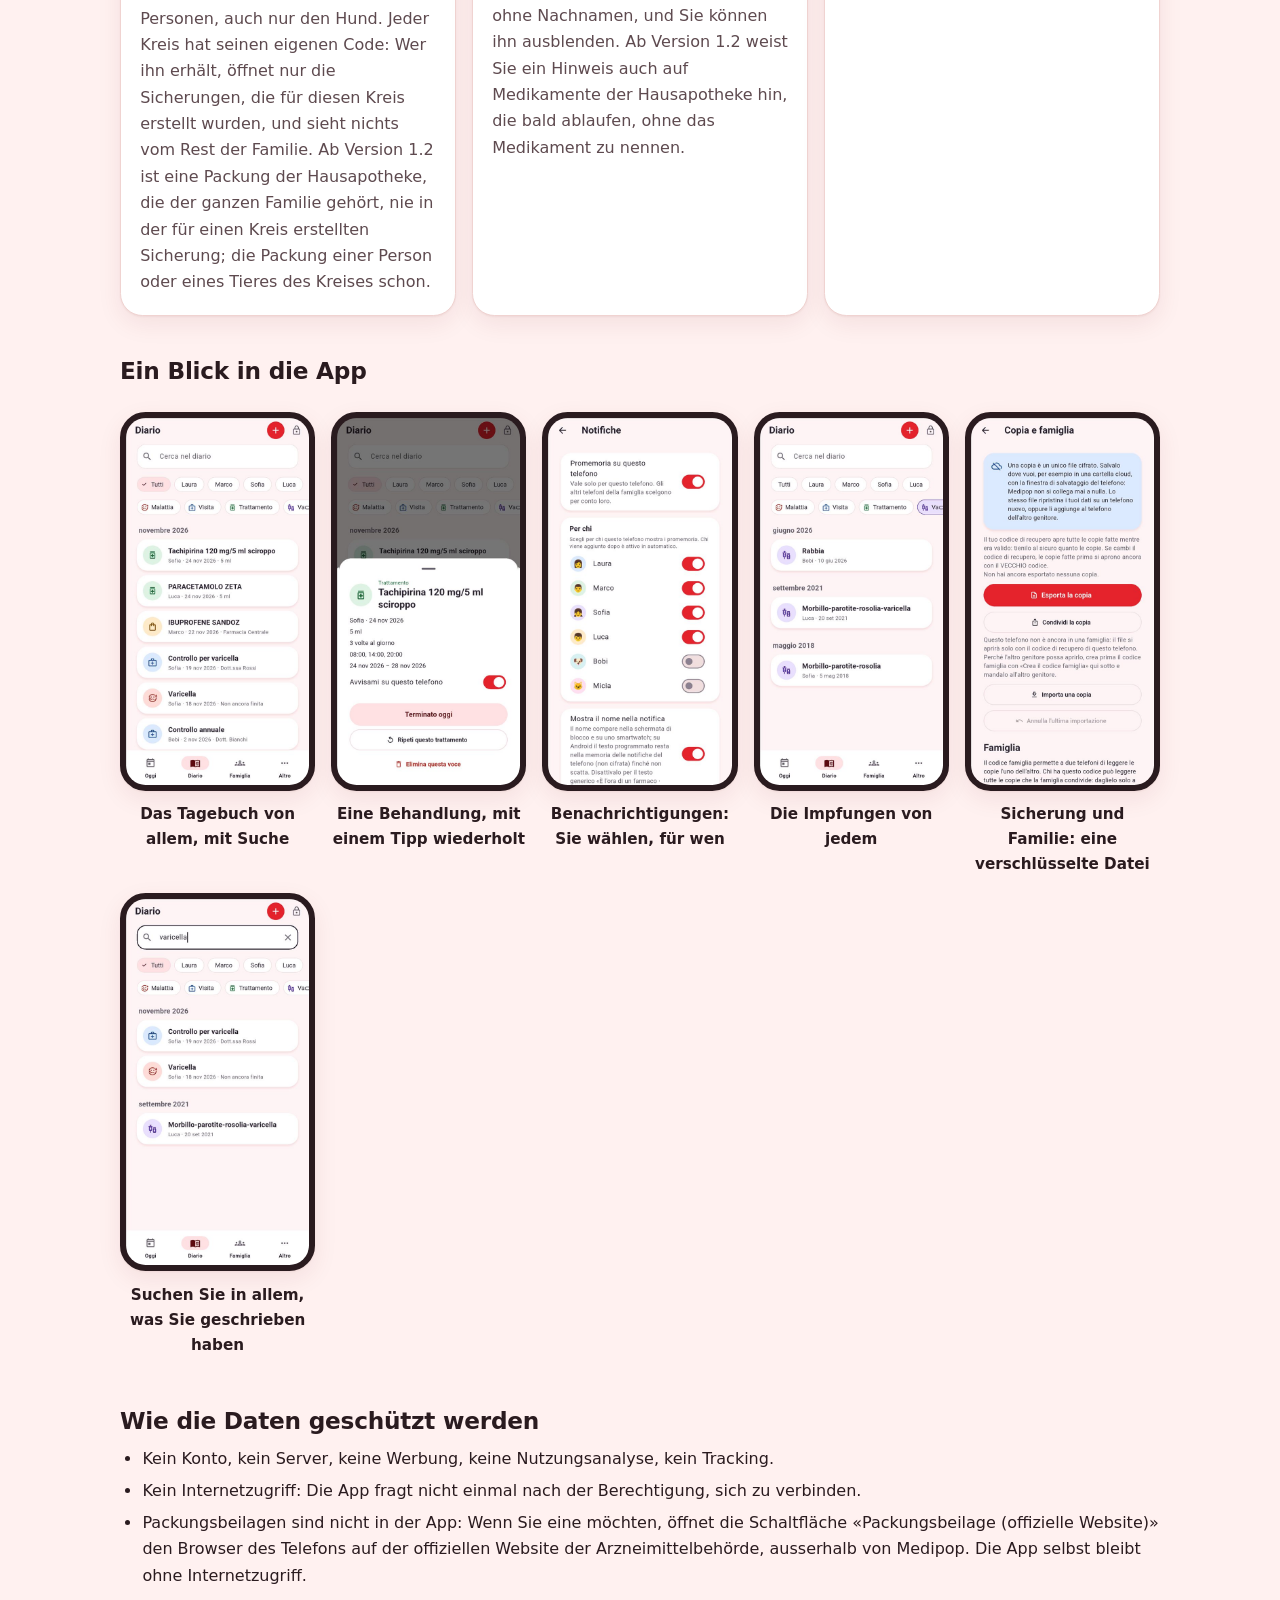
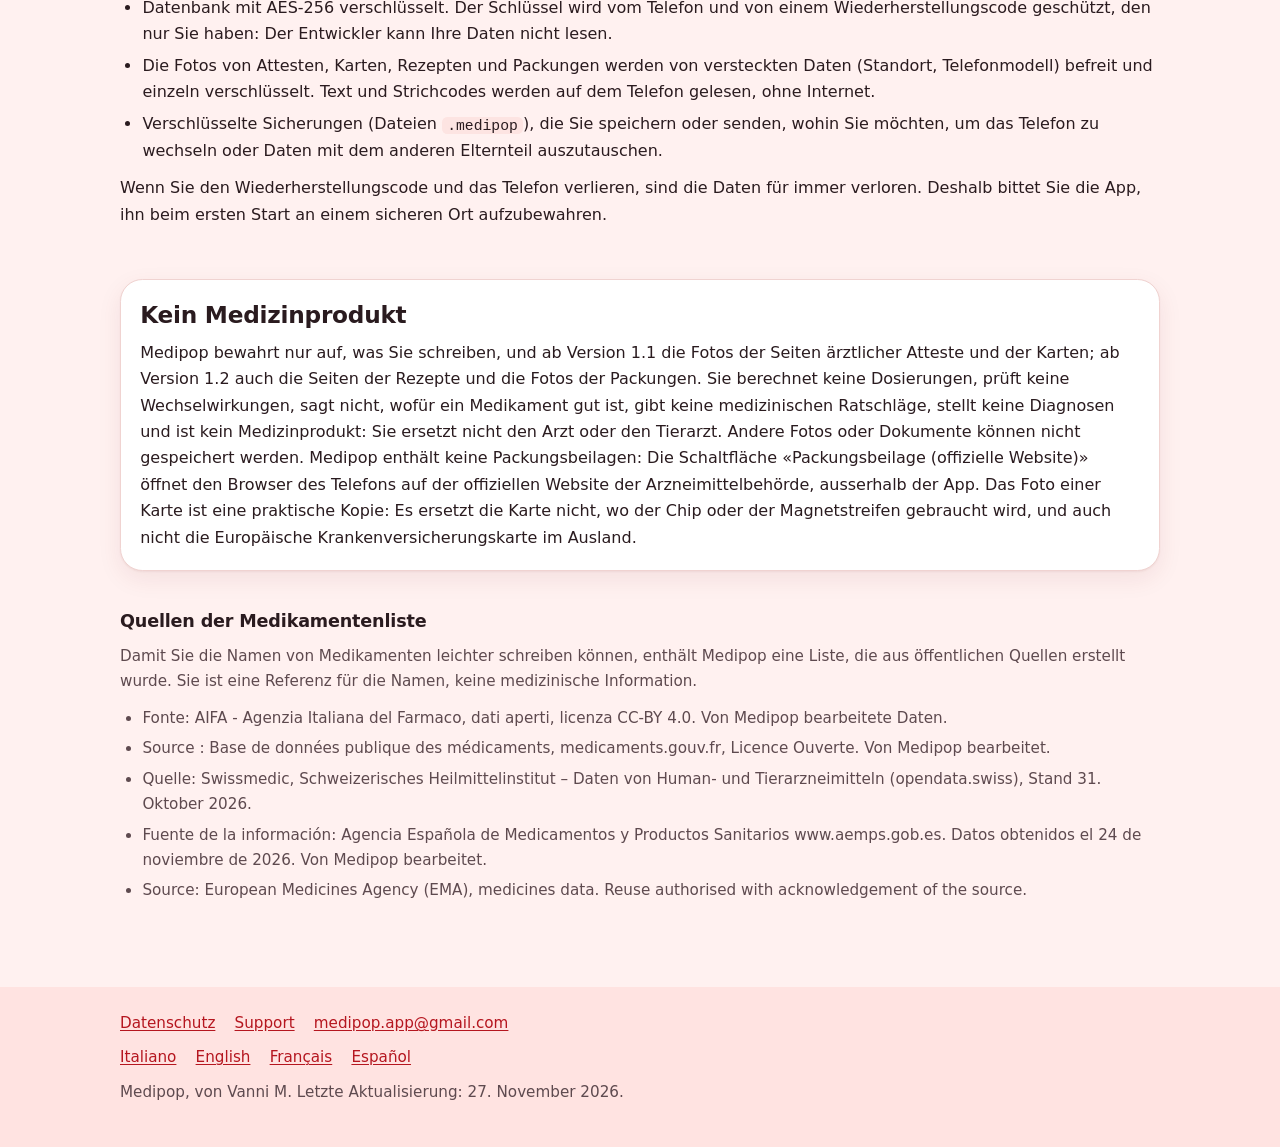
<file: de/index.html>
<!doctype html>
<html lang="de">
<head>
<meta charset="utf-8">
<meta name="viewport" content="width=device-width, initial-scale=1">
<title>Medipop - die Gesundheitsakten der Familie, privat</title>
<meta name="description" content="Medipop bewahrt die Gesundheitsakten der Familie und der Tiere verschlüsselt auf Ihrem Telefon auf. Kein Konto, keine Internetverbindung.">
<link rel="stylesheet" href="../style.css">
<link rel="icon" href="../icon.svg" type="image/svg+xml">
<link rel="alternate" hreflang="it" href="../index.html">
<link rel="alternate" hreflang="en" href="../en/index.html">
<link rel="alternate" hreflang="fr" href="../fr/index.html">
<link rel="alternate" hreflang="es" href="../es/index.html">
<link rel="alternate" hreflang="de" href="index.html">
<link rel="alternate" hreflang="x-default" href="../index.html">
</head>
<body>
<a class="skip" href="#inhalt">Zum Inhalt springen</a>
<header class="site">
  <div class="wrap">
    <a class="brand" href="index.html">
      <img src="../icon.svg" width="40" height="40" alt="">
      <span>Medipop</span>
    </a>
    <nav aria-label="Hauptnavigation">
      <ul>
        <li><a href="privacy.html">Datenschutz</a></li>
        <li><a href="support.html">Support</a></li>
        <li><a href="#sprachen">Sprachen</a></li>
      </ul>
    </nav>
  </div>
</header>
<main id="inhalt">
<section class="hero">
  <div class="wrap">
    <div>
      <p class="eyebrow">Privat, verschlüsselt, ohne Internet</p>
      <h1>Die Gesundheit der ganzen Familie, nur auf Ihrem Telefon</h1>
      <p class="lead">Medipop ist ein privates Archiv für die Krankheiten, Arztbesuche, Behandlungen und Impfungen der Menschen und Tiere im Haushalt. Was Sie schreiben, bleibt verschlüsselt auf dem Telefon.</p>
      <p class="soon">Demnächst im App Store und bei Google Play</p>
    </div>
    <div class="hero-phones">
      <figure class="phone"><img src="../img/famiglia.jpg" width="540" height="1080" alt="Bildschirm Familie von Medipop mit den Profilen von Menschen und Tieren" decoding="async"></figure>
      <figure class="phone"><img src="../img/oggi.jpg" width="540" height="1080" alt="Bildschirm Heute von Medipop mit dem Wochenkalender und den laufenden Krankheiten" decoding="async"></figure>
      <figure class="phone"><img src="../img/profilo.jpg" width="540" height="1080" alt="Profil einer Person in Medipop mit ihrem Verlauf" decoding="async"></figure>
    </div>
  </div>
</section>

<div class="wrap">
  <section class="section" aria-labelledby="was">
    <h2 id="was">Was die App kann</h2>
    <ul class="cards">
      <li>
        <span class="ico"><svg viewBox="0 0 24 24" aria-hidden="true" focusable="false"><path d="M2.5 9.2a14 14 0 0 1 19 0"/><path d="M5.6 12.6a9.5 9.5 0 0 1 12.8 0"/><path d="M8.8 16a5 5 0 0 1 6.4 0"/><circle class="dot" cx="12" cy="19.2" r="1.2"/><path d="M3.5 3.5l17 17"/></svg></span>
        <h3>Ohne Internet und ohne Konto</h3>
        <p>Die App verbindet sich nicht mit dem Internet und hat weder Konto noch Server. Keine Werbung, keine Nutzungsanalyse, kein Tracking.</p>
      </li>
      <li>
        <span class="ico"><svg viewBox="0 0 24 24" aria-hidden="true" focusable="false"><rect x="4.5" y="10.5" width="15" height="10" rx="2.5"/><path d="M8 10.5V8a4 4 0 0 1 8 0v2.5"/><circle class="dot" cx="12" cy="15.5" r="1.3"/></svg></span>
        <h3>Verschlüsselt, nur auf dem Telefon</h3>
        <p>Datenbank mit AES-256 verschlüsselt. Der Schlüssel wird vom Telefon und von einem Wiederherstellungscode geschützt, den nur Sie haben: Nicht einmal der Entwickler kann Ihre Daten lesen.</p>
      </li>
      <li>
        <span class="ico"><svg viewBox="0 0 24 24" aria-hidden="true" focusable="false"><circle cx="8" cy="8" r="3"/><path d="M2.5 20a5.5 5.5 0 0 1 11 0"/><circle cx="14.2" cy="15" r="1.1"/><circle cx="16.5" cy="13.8" r="1.1"/><circle cx="18.8" cy="15" r="1.1"/><path d="M16.5 17c1.5 0 3 1.1 3 2.4 0 1-.9 1.4-1.8 1.2-.6-.1-.8-.3-1.2-.3s-.6.2-1.2.3c-.9.2-1.8-.2-1.8-1.2 0-1.3 1.5-2.4 3-2.4z"/></svg></span>
        <h3>Menschen und Tiere</h3>
        <p>Ein Profil für jeden, mit seiner Rolle in der Familie. Impfungen, Krankheiten, Arztbesuche und Behandlungen, mit «Diese Behandlung wiederholen», damit Sie nicht alles neu schreiben müssen. Bei Hunden und Katzen lässt sich ab Version 1.1 die Mikrochipnummer mit der Kamera vom Heimtierausweis oder vom Etikett mit dem Strichcode ablesen. Ab Version 1.2 lässt sich auch die Nummer des Heimtierausweises von einem Foto des Ausweises ablesen; das Foto wird nicht aufbewahrt, und Sie bestätigen die Nummer. Ebenfalls seit 1.2 lässt sich eine bereits gespeicherte Behandlung bearbeiten, auch das Startdatum, und ab einem Tag, den Sie wählen, können Dosis und Uhrzeiten wechseln («Dosisänderungen»): Es bleibt eine einzige Behandlung. Im Blatt einer Krankheit fügen Sie ein Medikament ab einem bestimmten Tag hinzu und beenden es ab einem anderen.</p>
      </li>
      <li>
        <span class="ico"><svg viewBox="0 0 24 24" aria-hidden="true" focusable="false"><path d="M6 3.5h8l4 4v13H6z"/><path d="M14 3.5v4h4"/><path d="M9 12h6"/><path d="M9 15.5h6"/></svg></span>
        <h3>Ärztliche Atteste, ab Version 1.1</h3>
        <p>Sport, Arbeitsunfähigkeit, Schulabwesenheit, Tauglichkeit: Sie fotografieren die Seiten oder importieren ein PDF, und sie bleiben verschlüsselt auf dem Telefon. Die App liest den Text auf dem Telefon, ohne Internet, und schlägt Art und Daten vor: Sie bestätigen.</p>
      </li>
      <li>
        <span class="ico"><svg viewBox="0 0 24 24" aria-hidden="true" focusable="false"><rect x="3" y="5.5" width="18" height="13" rx="2.5"/><path d="M7 9v6"/><path d="M9.5 9v6"/><path d="M12 9v6"/><path d="M15 9v6"/><path d="M17 9v6"/></svg></span>
        <h3>Karten, ab Version 1.1</h3>
        <p>Krankenkassenkarte, Versicherungen, Kundenkarten der Apotheke: Sie fotografieren beide Seiten, und Medipop liest auf dem Telefon, ohne Internet, die Angaben und den Strichcode. Sie speichert sie sofort und bittet Sie, sie zu prüfen. Am Schalter tippen Sie auf «Code zeigen», und der Strichcode erscheint wieder gross auf dem Bildschirm.</p>
      </li>
      <li>
        <span class="ico"><svg viewBox="0 0 24 24" aria-hidden="true" focusable="false"><path d="M6 3.5h8l4 4v13H6z"/><path d="M14 3.5v4h4"/><path d="M12 11v5.500"/><path d="M9.200 13.800h5.600"/></svg></span>
        <h3>Rezepte, ab Version 1.2</h3>
        <p>Unter «Zum Tagebuch hinzufügen», «Rezept»: Sie fotografieren die Seiten oder importieren ein PDF. Medipop liest den Text und die Strichcodes auf dem Telefon, ohne Internet, und schlägt Datum, Arzt, Rezeptnummer, Gültigkeit und die erkannten Medikamente vor: Es wird nichts hinzugefügt, bevor Sie bestätigen. Der Strichcode lässt sich mit «Code zeigen» wieder gross auf dem Bildschirm anzeigen. Bei einem verschriebenen Medikament öffnet «Behandlung anlegen» eine Behandlung, die schon mit diesem Medikament ausgefüllt ist: Dosis und Uhrzeiten tragen Sie selbst ein, Medipop berechnet sie nicht. Das Rezept lässt sich als PDF teilen. Wenn Sie ein Rezept bearbeiten, können Sie ändern, wem es gehört, wie bei einem Attest: Es geht mit seinen Seiten und Medikamenten an die andere Person über. Es ist eine persönliche Kopie: Ob eine Apotheke eine Kopie annimmt, hängt vom Land und von der Art des Rezepts ab.</p>
      </li>
      <li>
        <span class="ico"><svg viewBox="0 0 24 24" aria-hidden="true" focusable="false"><path d="M8 3.500h8v3H8z"/><path d="M7 6.500h10v13a1.500 1.500 0 0 1-1.500 1.500h-7A1.500 1.500 0 0 1 7 19.500z"/><path d="M12 11v5.500"/><path d="M9.200 13.800h5.600"/></svg></span>
        <h3>Hausapotheke, ab Version 1.2</h3>
        <p>Unter «Mehr», «Hausapotheke» bewahren Sie die Medikamentenpackungen auf, die Sie zu Hause haben. Für jede tragen Sie das Medikament ein, wem sie gehört (der ganzen Familie, einer Person oder einem Tier), das Ablaufdatum, die Charge, wie viel noch übrig ist, wo Sie sie aufbewahren und, wenn Sie möchten, Fotos (bis zu sechs: zum Beispiel die Vorderseite und die Seite mit dem Ablaufdatum). Sie können sie auch per Foto hinzufügen: Medipop liest auf dem Telefon den Namen auf der Vorderseite der Packung, den aufgedruckten Code (den Strichcode, den kleinen quadratischen Code oder die gedruckten Zahlen, auch bei Packungen aus der Schweiz, Spanien, Deutschland und Österreich; in Italien auch den Aufkleber der Apotheke), das Ablaufdatum und die Charge; vor dem Speichern prüfen Sie. Unter «Zum Tagebuch hinzufügen» führt «Medikament gekauft» durch dieselben Schritte. Medipop liest auch den auf der Packung gedruckten Preis und schlägt ihn im Preisfeld vor, zum Prüfen. Beim Speichern kommt die Packung in die «Hausapotheke» und der Kauf ins Tagebuch (Datum, Apotheke, Preis). Jede Packung zeigt ein Symbol für ihre Art (Tabletten, Kapseln, Brausetabletten, Säfte, Tropfen, Zäpfchen, Pulver und Beutel, Sprays, Aerosole und Inhalatoren, Cremes, Injektionen, Pflaster, Augen- und Ohrentropfen); Medipop schlägt die Art anhand des Namens des Medikaments vor, und Sie können sie ändern. Ein einziges Suchfeld findet Packungen nach Name, Art (zum Beispiel «Säfte»), Person, Wirkstoff und Aufbewahrungsort sowie nach der Krankheit oder der Person der Behandlungen, bei denen dieses Medikament verwendet wurde. Die Liste zeigt zuerst die abgelaufenen Packungen, dann die, die innerhalb von 30 Tagen ablaufen; diese erscheinen auch im Tab «Heute», unter «Läuft ab». Ist das Ablaufdatum einer Packung überschritten, steht das auf ihrer Seite in einem deutlich sichtbaren Hinweis. Sie erhalten einen Hinweis 30 Tage vor dem Ablauf und einen am Tag selbst, mit einem allgemeinen Text, der das Medikament nie nennt; für jede Packung lässt er sich ausschalten. Bei einer Packung tippen Sie auf «Behandlung beginnen».</p>
      </li>
      <li>
        <span class="ico"><svg viewBox="0 0 24 24" aria-hidden="true" focusable="false"><path d="M12 6.500C10 5 7 4.500 4 5v13c3-.5 6 0 8 1.500 2-1.500 5-2 8-1.500V5c-3-.5-6 0-8 1.500z"/><path d="M12 6.500v13"/></svg></span>
        <h3>Packungsbeilage, ab Version 1.2</h3>
        <p>Medipop enthält keine Packungsbeilagen und hat kein Internet. Bei einer Packung, deren Code zu Italien, der Schweiz, Spanien, Frankreich oder zu einem für die ganze EU zugelassenen Medikament gehört, öffnet die Schaltfläche «Packungsbeilage (offizielle Website)» den Browser des Telefons auf der offiziellen Website der Arzneimittelbehörde (AIFA, die Arzneimittelinformation von Swissmedic, CIMA der AEMPS, die öffentliche französische Arzneimitteldatenbank, EMA). Bevor sie sich öffnet, weist Medipop Sie darauf hin, dass diese Website die verlangte Seite und Ihre IP-Adresse sieht, wie jede Website: Medipop sendet nichts weiter. Bei deutschen und österreichischen Codes gibt es keine Schaltfläche.</p>
      </li>
      <li>
        <span class="ico"><svg viewBox="0 0 24 24" aria-hidden="true" focusable="false"><path d="M4 8h15"/><path d="M15.5 4.5L19 8l-3.500 3.500"/><path d="M20 16H5"/><path d="M8.500 12.500L5 16l3.500 3.500"/></svg></span>
        <h3>Austausch zwischen den Eltern</h3>
        <p>Sie exportieren eine verschlüsselte Datei, senden sie mit «Teilen», und der andere Elternteil öffnet sie mit «Mit Medipop öffnen». Ab Version 1.1 kann die Datei auch die Fotos von Attesten und Karten enthalten; ab Version 1.2 auch Rezepte und die Packungen der Hausapotheke. Das funktioniert auch zwischen iPhone und Android.</p>
      </li>
      <li>
        <span class="ico"><svg viewBox="0 0 24 24" aria-hidden="true" focusable="false"><circle cx="9" cy="12" r="5.5"/><circle cx="15" cy="12" r="5.5"/></svg></span>
        <h3>Nur ein Kind, nicht die ganze Familie, ab Version 1.1</h3>
        <p>Wenn die Eltern nicht zusammenleben, erstellen Sie einen «Kreis», um nur einen Teil der Familie zu teilen. Sie wählen selbst, wen Sie teilen, in jeder beliebigen Kombination: nur ein Kind, zwei Personen, auch nur den Hund. Jeder Kreis hat seinen eigenen Code: Wer ihn erhält, öffnet nur die Sicherungen, die für diesen Kreis erstellt wurden, und sieht nichts vom Rest der Familie. Ab Version 1.2 ist eine Packung der Hausapotheke, die der ganzen Familie gehört, nie in der für einen Kreis erstellten Sicherung; die Packung einer Person oder eines Tieres des Kreises schon.</p>
      </li>
      <li>
        <span class="ico"><svg viewBox="0 0 24 24" aria-hidden="true" focusable="false"><path d="M6 16.5V11a6 6 0 0 1 12 0v5.500l1.800 2H4.200z"/><path d="M10 21.500h4"/></svg></span>
        <h3>Medikamentenerinnerungen</h3>
        <p>Sie wählen die Uhrzeit, zu der Sie an ein Medikament erinnert werden. Sie wählen auch, für welche Familienmitglieder Sie sie erhalten. Die Benachrichtigung zeigt nie das Medikament, höchstens den Vornamen des Familienmitglieds, ohne Nachnamen, und Sie können ihn ausblenden. Ab Version 1.2 weist Sie ein Hinweis auch auf Medikamente der Hausapotheke hin, die bald ablaufen, ohne das Medikament zu nennen.</p>
      </li>
      <li>
        <span class="ico"><svg viewBox="0 0 24 24" aria-hidden="true" focusable="false"><circle cx="12" cy="12" r="9"/><path d="M3 12h18"/><path d="M12 3c3.200 3 3.200 15 0 18"/><path d="M12 3c-3.200 3-3.200 15 0 18"/></svg></span>
        <h3>Fünf Sprachen</h3>
        <p>Auf Italienisch, Englisch, Französisch, Spanisch und Deutsch. Sperre der App mit Fingerabdruck oder der PIN des Telefons.</p>
      </li>
    </ul>
  </section>

  <section class="section" aria-labelledby="ansicht">
    <h2 id="ansicht">Ein Blick in die App</h2>
    <ul class="scroller" tabindex="0" aria-label="Bildschirmfotos der App, seitlich scrollen">
      <li><figure><div class="phone"><img src="../img/diario.jpg" width="540" height="1080" alt="Das Tagebuch von Medipop mit dem Verlauf von Krankheiten, Arztbesuchen und Behandlungen" loading="lazy" decoding="async"></div><figcaption>Das Tagebuch von allem, mit Suche</figcaption></figure></li>
      <li><figure><div class="phone"><img src="../img/trattamento.jpg" width="540" height="1080" alt="Karte einer Behandlung in Medipop" loading="lazy" decoding="async"></div><figcaption>Eine Behandlung, mit einem Tipp wiederholt</figcaption></figure></li>
      <li><figure><div class="phone"><img src="../img/notifiche.jpg" width="540" height="1080" alt="Medipop-Bereich Benachrichtigungen: für welche Familienmitglieder Erinnerungen kommen" loading="lazy" decoding="async"></div><figcaption>Benachrichtigungen: Sie wählen, für wen</figcaption></figure></li>
      <li><figure><div class="phone"><img src="../img/vaccinazioni.jpg" width="540" height="1080" alt="Liste der Impfungen eines Profils in Medipop" loading="lazy" decoding="async"></div><figcaption>Die Impfungen von jedem</figcaption></figure></li>
      <li><figure><div class="phone"><img src="../img/copia-famiglia.jpg" width="540" height="1080" alt="Bildschirm Sicherung und Familie von Medipop mit den Schaltflächen zum Exportieren und Teilen der Sicherung" loading="lazy" decoding="async"></div><figcaption>Sicherung und Familie: eine verschlüsselte Datei</figcaption></figure></li>
      <li><figure><div class="phone"><img src="../img/cerca.jpg" width="540" height="1080" alt="Suche in Medipop unter Krankheiten, Arztbesuchen und Behandlungen" loading="lazy" decoding="async"></div><figcaption>Suchen Sie in allem, was Sie geschrieben haben</figcaption></figure></li>
    </ul>
  </section>

  <section class="section" aria-labelledby="schutz">
    <h2 id="schutz">Wie die Daten geschützt werden</h2>
    <ul>
      <li>Kein Konto, kein Server, keine Werbung, keine Nutzungsanalyse, kein Tracking.</li>
      <li>Kein Internetzugriff: Die App fragt nicht einmal nach der Berechtigung, sich zu verbinden.</li>
      <li>Packungsbeilagen sind nicht in der App: Wenn Sie eine möchten, öffnet die Schaltfläche «Packungsbeilage (offizielle Website)» den Browser des Telefons auf der offiziellen Website der Arzneimittelbehörde, ausserhalb von Medipop. Die App selbst bleibt ohne Internetzugriff.</li>
      <li>Datenbank mit AES-256 verschlüsselt. Der Schlüssel wird vom Telefon und von einem Wiederherstellungscode geschützt, den nur Sie haben: Der Entwickler kann Ihre Daten nicht lesen.</li>
      <li>Die Fotos von Attesten, Karten, Rezepten und Packungen werden von versteckten Daten (Standort, Telefonmodell) befreit und einzeln verschlüsselt. Text und Strichcodes werden auf dem Telefon gelesen, ohne Internet.</li>
      <li>Verschlüsselte Sicherungen (Dateien <code>.medipop</code>), die Sie speichern oder senden, wohin Sie möchten, um das Telefon zu wechseln oder Daten mit dem anderen Elternteil auszutauschen.</li>
    </ul>
    <p>Wenn Sie den Wiederherstellungscode und das Telefon verlieren, sind die Daten für immer verloren. Deshalb bittet Sie die App, ihn beim ersten Start an einem sicheren Ort aufzubewahren.</p>
  </section>

  <section class="section" aria-labelledby="nichtmedizin">
    <div class="notice">
      <h2 id="nichtmedizin">Kein Medizinprodukt</h2>
      <p>Medipop bewahrt nur auf, was Sie schreiben, und ab Version 1.1 die Fotos der Seiten ärztlicher Atteste und der Karten; ab Version 1.2 auch die Seiten der Rezepte und die Fotos der Packungen. Sie berechnet keine Dosierungen, prüft keine Wechselwirkungen, sagt nicht, wofür ein Medikament gut ist, gibt keine medizinischen Ratschläge, stellt keine Diagnosen und ist kein Medizinprodukt: Sie ersetzt nicht den Arzt oder den Tierarzt. Andere Fotos oder Dokumente können nicht gespeichert werden. Medipop enthält keine Packungsbeilagen: Die Schaltfläche «Packungsbeilage (offizielle Website)» öffnet den Browser des Telefons auf der offiziellen Website der Arzneimittelbehörde, ausserhalb der App. Das Foto einer Karte ist eine praktische Kopie: Es ersetzt die Karte nicht, wo der Chip oder der Magnetstreifen gebraucht wird, und auch nicht die Europäische Krankenversicherungskarte im Ausland.</p>
    </div>
  </section>

  <section class="section sources" aria-labelledby="quellen">
    <h2 id="quellen">Quellen der Medikamentenliste</h2>
    <p>Damit Sie die Namen von Medikamenten leichter schreiben können, enthält Medipop eine Liste, die aus öffentlichen Quellen erstellt wurde. Sie ist eine Referenz für die Namen, keine medizinische Information.</p>
    <ul>
      <li lang="it">Fonte: AIFA - Agenzia Italiana del Farmaco, dati aperti, licenza CC-BY 4.0. <span lang="de">Von Medipop bearbeitete Daten.</span></li>
      <li lang="fr">Source : Base de données publique des médicaments, medicaments.gouv.fr, Licence Ouverte. <span lang="de">Von Medipop bearbeitet.</span></li>
      <li>Quelle: Swissmedic, Schweizerisches Heilmittelinstitut – Daten von Human- und Tierarzneimitteln (opendata.swiss), Stand 31. Oktober 2026.</li>
      <li lang="es">Fuente de la información: Agencia Española de Medicamentos y Productos Sanitarios www.aemps.gob.es. Datos obtenidos el 24 de noviembre de 2026. <span lang="de">Von Medipop bearbeitet.</span></li>
      <li lang="en">Source: European Medicines Agency (EMA), medicines data. Reuse authorised with acknowledgement of the source.</li>
    </ul>
  </section>
</div>
</main>
<footer class="site">
  <div class="wrap">
    <ul>
      <li><a href="privacy.html">Datenschutz</a></li>
      <li><a href="support.html">Support</a></li>
      <li><a href="mailto:medipop.app@gmail.com">medipop.app@gmail.com</a></li>
    </ul>
    <ul id="sprachen" aria-label="Sprachen">
      <li><a href="../index.html" hreflang="it" lang="it">Italiano</a></li>
      <li><a href="../en/index.html" hreflang="en" lang="en">English</a></li>
      <li><a href="../fr/index.html" hreflang="fr" lang="fr">Français</a></li>
      <li><a href="../es/index.html" hreflang="es" lang="es">Español</a></li>
    </ul>
    <p>Medipop, von Vanni M. Letzte Aktualisierung: 27. November 2026.</p>
  </div>
</footer>
</body>
</html>
</file>
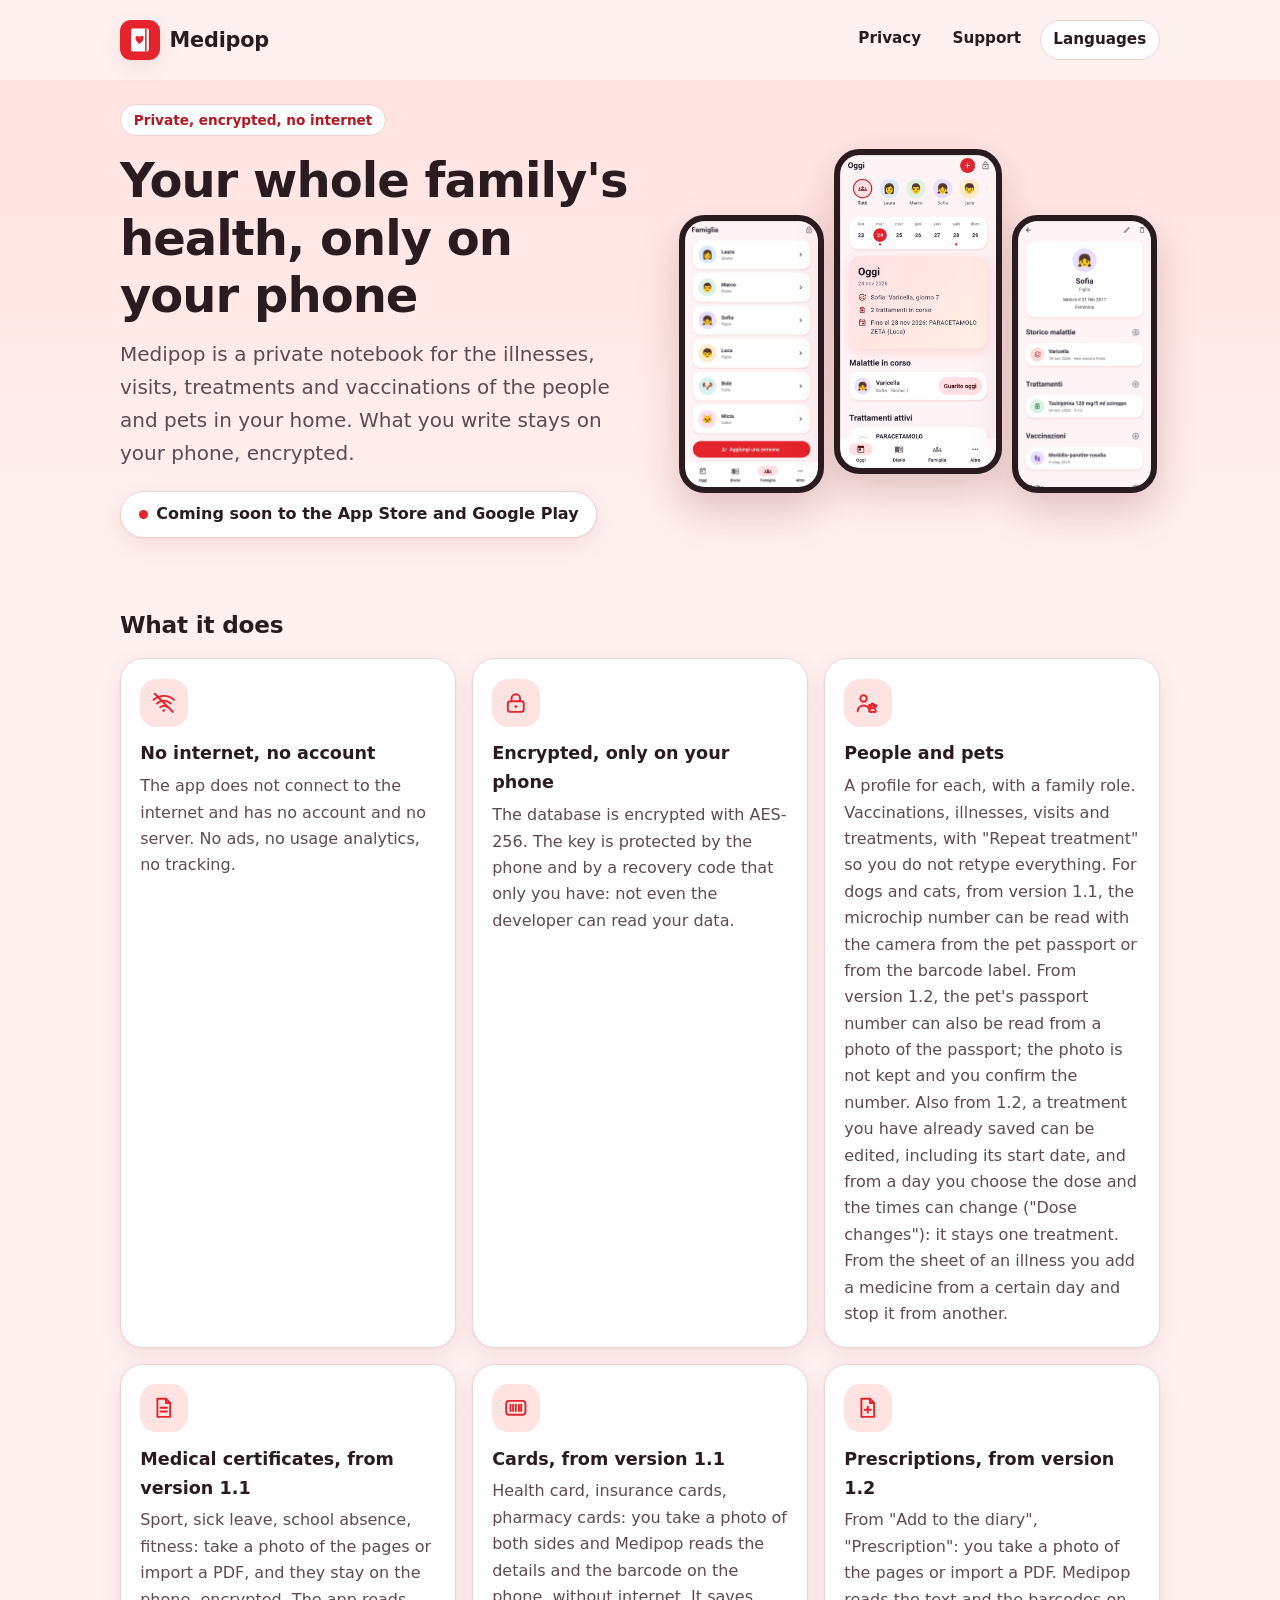
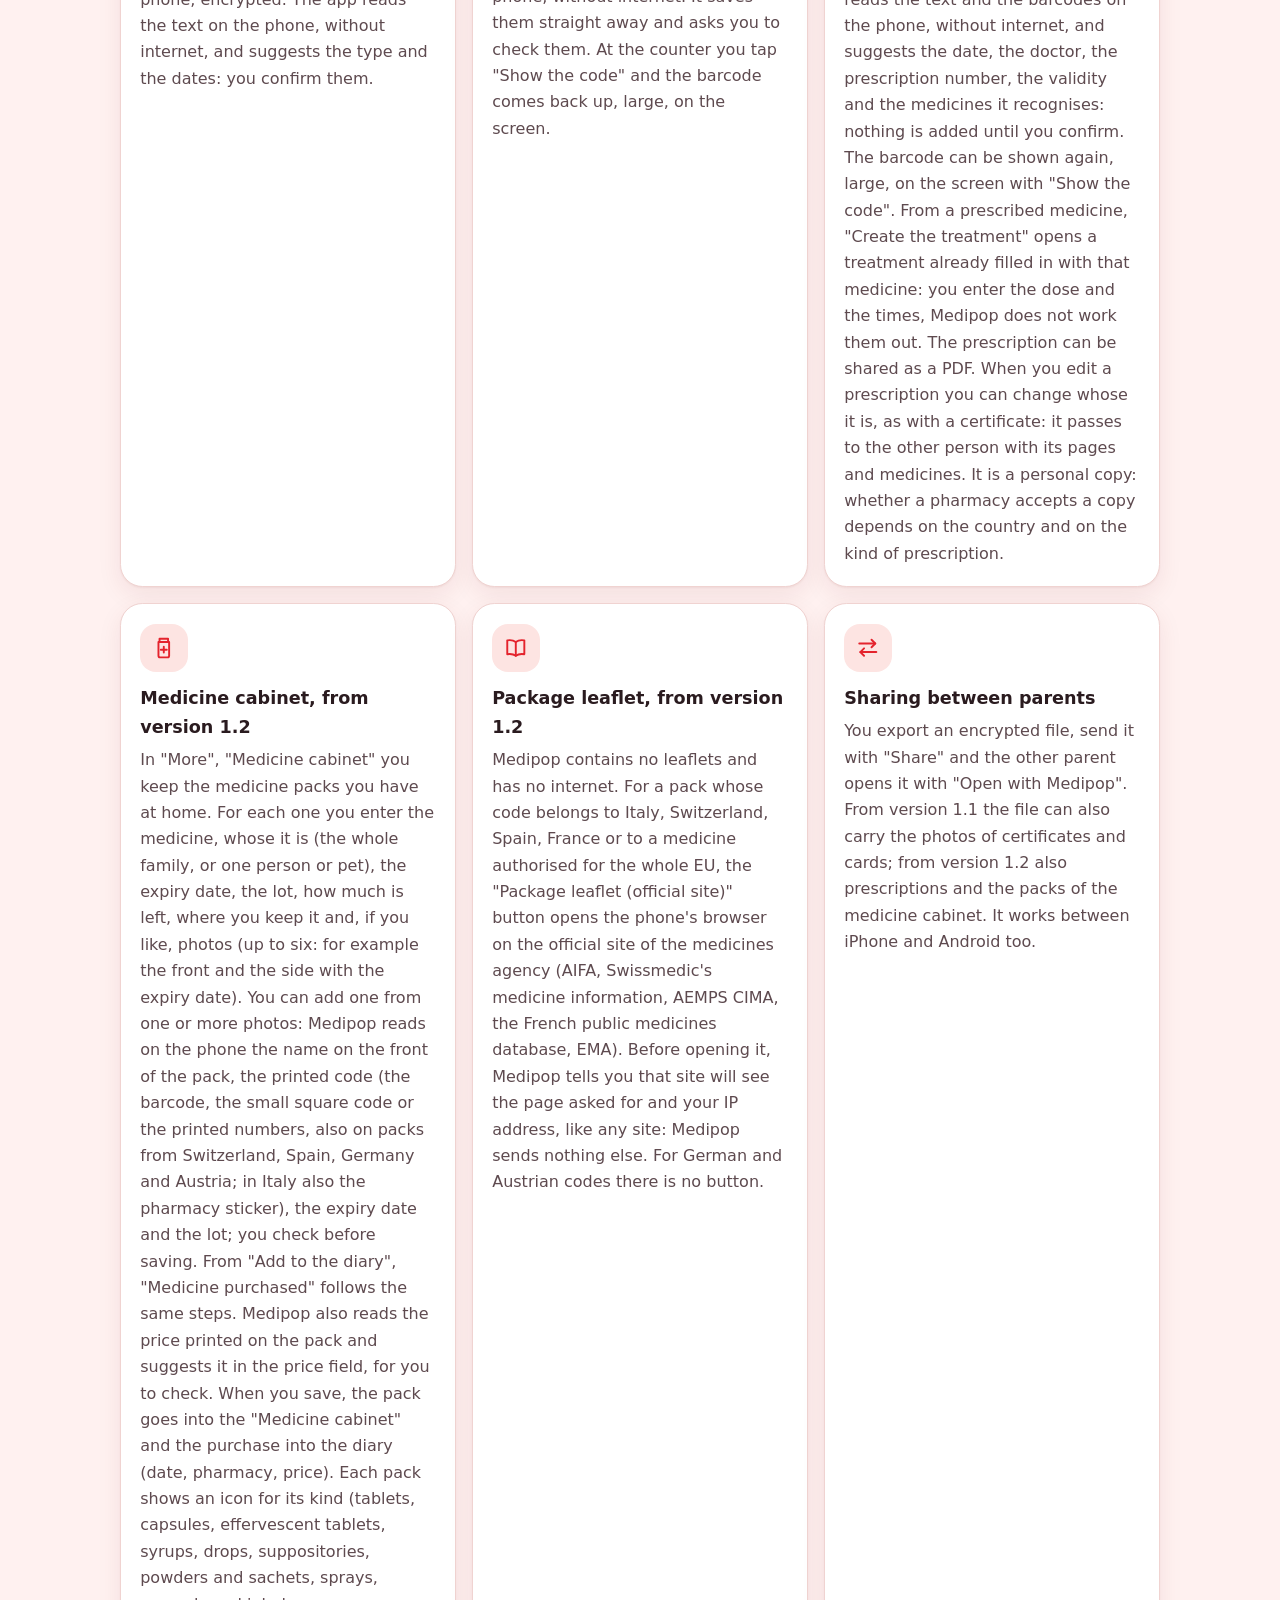
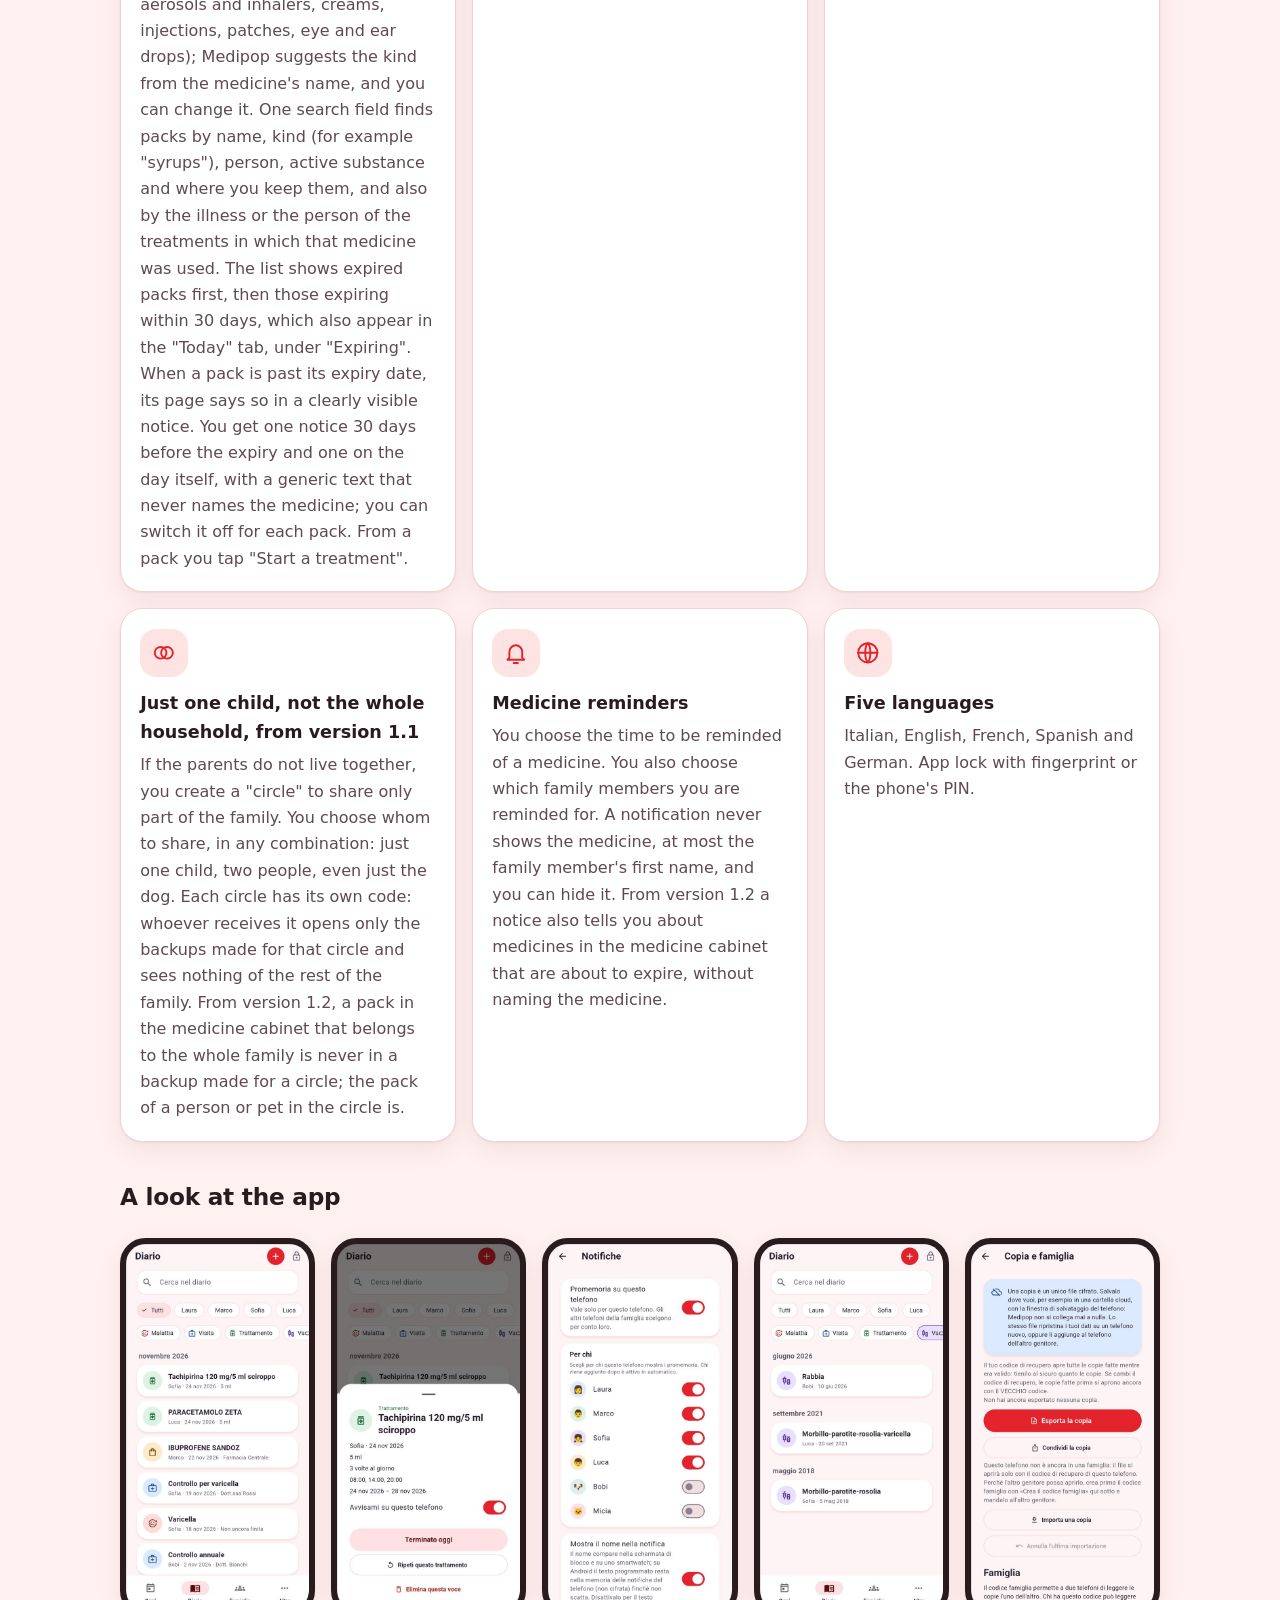
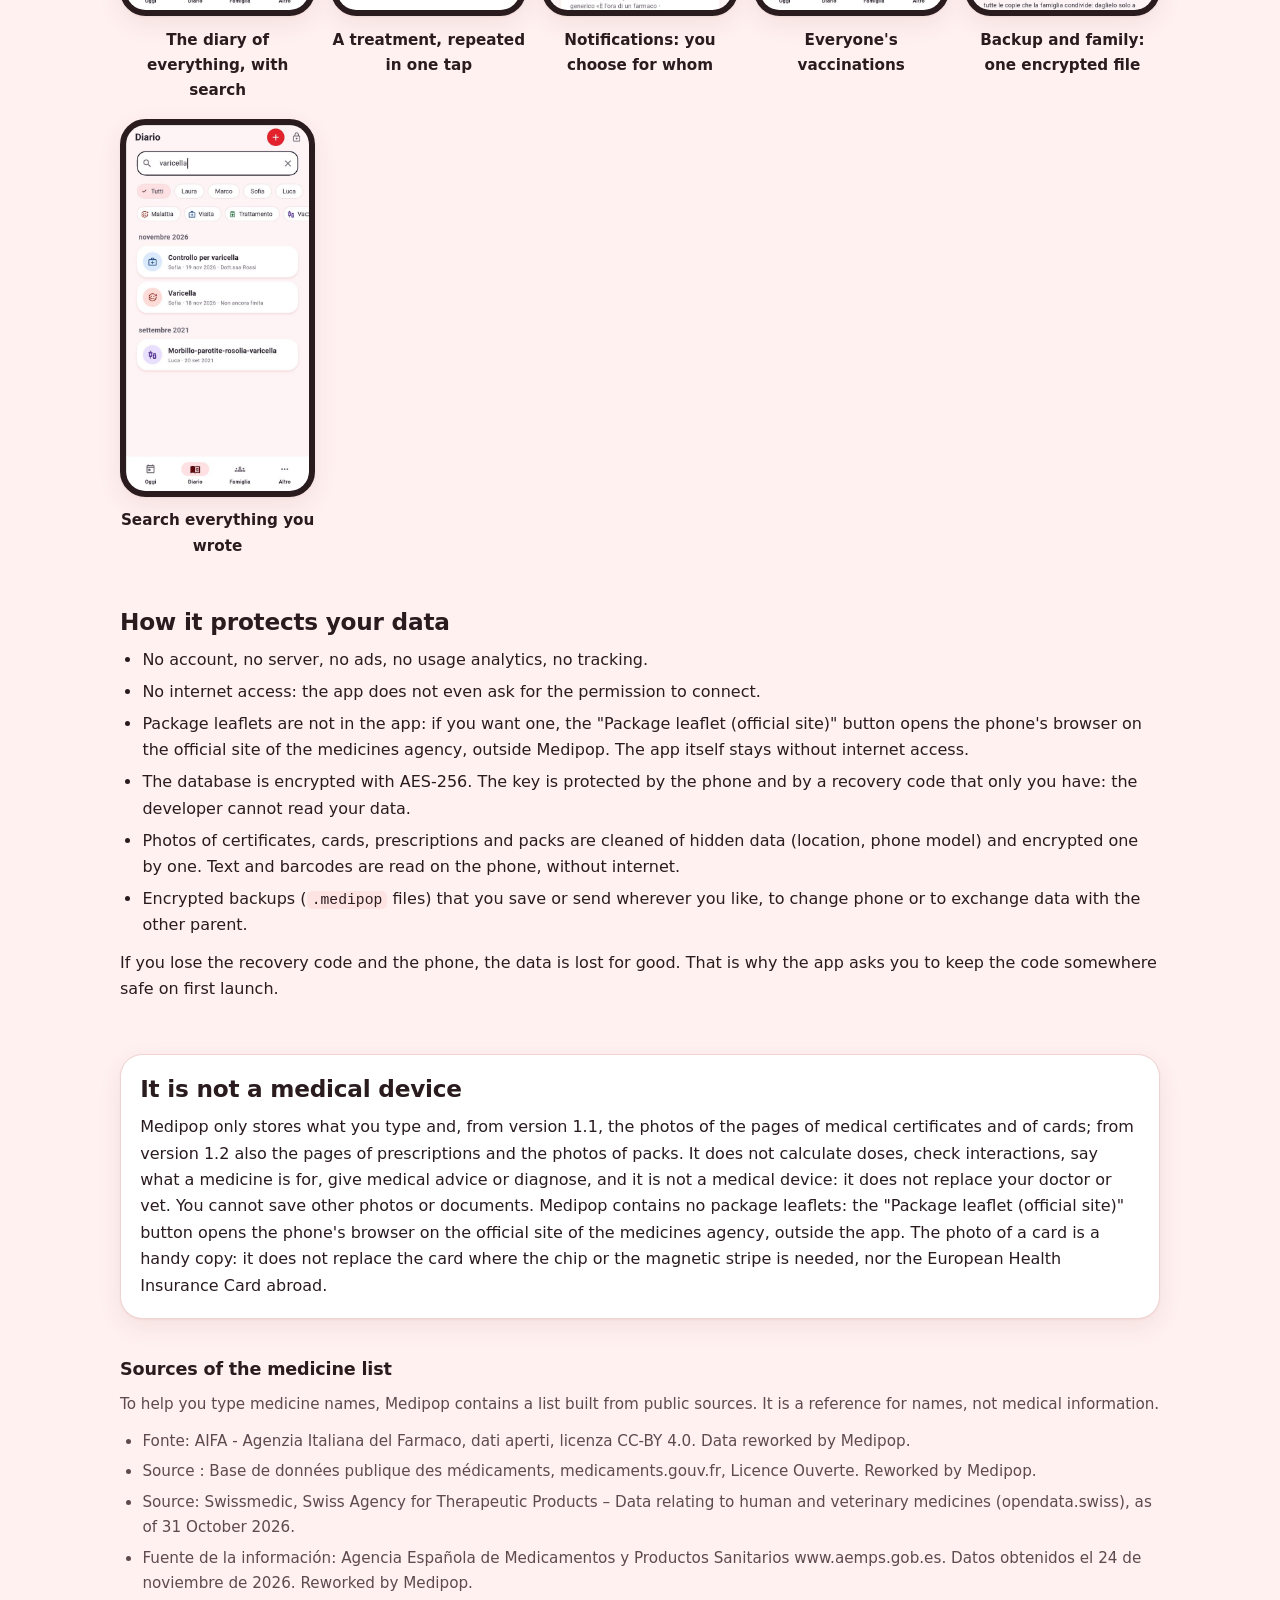
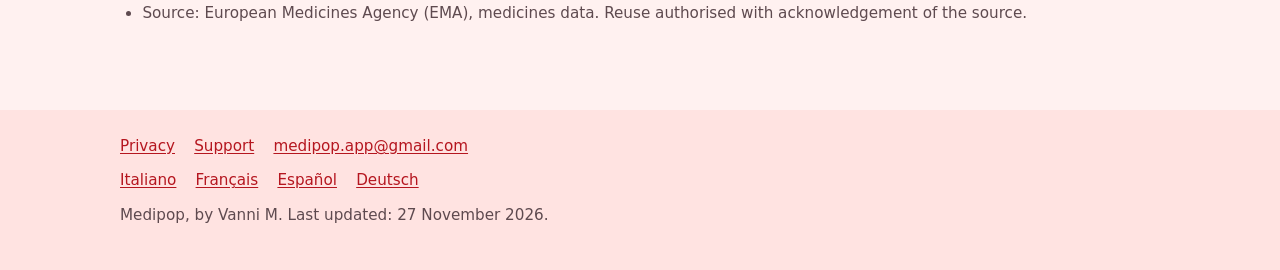
<file: en/index.html>
<!doctype html>
<html lang="en">
<head>
<meta charset="utf-8">
<meta name="viewport" content="width=device-width, initial-scale=1">
<title>Medipop - private family health records</title>
<meta name="description" content="Medipop keeps your family's and pets' health records on your phone, encrypted. No account, no internet connection.">
<link rel="stylesheet" href="../style.css">
<link rel="icon" href="../icon.svg" type="image/svg+xml">
<link rel="alternate" hreflang="it" href="../index.html">
<link rel="alternate" hreflang="en" href="index.html">
<link rel="alternate" hreflang="fr" href="../fr/index.html">
<link rel="alternate" hreflang="es" href="../es/index.html">
<link rel="alternate" hreflang="de" href="../de/index.html">
<link rel="alternate" hreflang="x-default" href="../index.html">
</head>
<body>
<a class="skip" href="#content">Skip to content</a>
<header class="site">
  <div class="wrap">
    <a class="brand" href="index.html">
      <img src="../icon.svg" width="40" height="40" alt="">
      <span>Medipop</span>
    </a>
    <nav aria-label="Main">
      <ul>
        <li><a href="privacy.html">Privacy</a></li>
        <li><a href="support.html">Support</a></li>
        <li><a href="#languages">Languages</a></li>
      </ul>
    </nav>
  </div>
</header>
<main id="content">
<section class="hero">
  <div class="wrap">
    <div>
      <p class="eyebrow">Private, encrypted, no internet</p>
      <h1>Your whole family's health, only on your phone</h1>
      <p class="lead">Medipop is a private notebook for the illnesses, visits, treatments and vaccinations of the people and pets in your home. What you write stays on your phone, encrypted.</p>
      <p class="soon">Coming soon to the App Store and Google Play</p>
    </div>
    <div class="hero-phones">
      <figure class="phone"><img src="../img/famiglia.jpg" width="540" height="1080" alt="Medipop Family screen with the profiles of people and pets" decoding="async"></figure>
      <figure class="phone"><img src="../img/oggi.jpg" width="540" height="1080" alt="Medipop Today screen with the week calendar and ongoing illnesses" decoding="async"></figure>
      <figure class="phone"><img src="../img/profilo.jpg" width="540" height="1080" alt="A person's profile in Medipop with their history" decoding="async"></figure>
    </div>
  </div>
</section>

<div class="wrap">
  <section class="section" aria-labelledby="what">
    <h2 id="what">What it does</h2>
    <ul class="cards">
      <li>
        <span class="ico"><svg viewBox="0 0 24 24" aria-hidden="true" focusable="false"><path d="M2.5 9.2a14 14 0 0 1 19 0"/><path d="M5.6 12.6a9.5 9.5 0 0 1 12.8 0"/><path d="M8.8 16a5 5 0 0 1 6.4 0"/><circle class="dot" cx="12" cy="19.2" r="1.2"/><path d="M3.5 3.5l17 17"/></svg></span>
        <h3>No internet, no account</h3>
        <p>The app does not connect to the internet and has no account and no server. No ads, no usage analytics, no tracking.</p>
      </li>
      <li>
        <span class="ico"><svg viewBox="0 0 24 24" aria-hidden="true" focusable="false"><rect x="4.5" y="10.5" width="15" height="10" rx="2.5"/><path d="M8 10.5V8a4 4 0 0 1 8 0v2.5"/><circle class="dot" cx="12" cy="15.5" r="1.3"/></svg></span>
        <h3>Encrypted, only on your phone</h3>
        <p>The database is encrypted with AES-256. The key is protected by the phone and by a recovery code that only you have: not even the developer can read your data.</p>
      </li>
      <li>
        <span class="ico"><svg viewBox="0 0 24 24" aria-hidden="true" focusable="false"><circle cx="8" cy="8" r="3"/><path d="M2.5 20a5.5 5.5 0 0 1 11 0"/><circle cx="14.2" cy="15" r="1.1"/><circle cx="16.5" cy="13.8" r="1.1"/><circle cx="18.8" cy="15" r="1.1"/><path d="M16.5 17c1.5 0 3 1.1 3 2.4 0 1-.9 1.4-1.8 1.2-.6-.1-.8-.3-1.2-.3s-.6.2-1.2.3c-.9.2-1.8-.2-1.8-1.2 0-1.3 1.5-2.4 3-2.4z"/></svg></span>
        <h3>People and pets</h3>
        <p>A profile for each, with a family role. Vaccinations, illnesses, visits and treatments, with "Repeat treatment" so you do not retype everything. For dogs and cats, from version 1.1, the microchip number can be read with the camera from the pet passport or from the barcode label. From version 1.2, the pet's passport number can also be read from a photo of the passport; the photo is not kept and you confirm the number. Also from 1.2, a treatment you have already saved can be edited, including its start date, and from a day you choose the dose and the times can change ("Dose changes"): it stays one treatment. From the sheet of an illness you add a medicine from a certain day and stop it from another.</p>
      </li>
      <li>
        <span class="ico"><svg viewBox="0 0 24 24" aria-hidden="true" focusable="false"><path d="M6 3.5h8l4 4v13H6z"/><path d="M14 3.5v4h4"/><path d="M9 12h6"/><path d="M9 15.5h6"/></svg></span>
        <h3>Medical certificates, from version 1.1</h3>
        <p>Sport, sick leave, school absence, fitness: take a photo of the pages or import a PDF, and they stay on the phone, encrypted. The app reads the text on the phone, without internet, and suggests the type and the dates: you confirm them.</p>
      </li>
      <li>
        <span class="ico"><svg viewBox="0 0 24 24" aria-hidden="true" focusable="false"><rect x="3" y="5.5" width="18" height="13" rx="2.5"/><path d="M7 9v6"/><path d="M9.5 9v6"/><path d="M12 9v6"/><path d="M15 9v6"/><path d="M17 9v6"/></svg></span>
        <h3>Cards, from version 1.1</h3>
        <p>Health card, insurance cards, pharmacy cards: you take a photo of both sides and Medipop reads the details and the barcode on the phone, without internet. It saves them straight away and asks you to check them. At the counter you tap "Show the code" and the barcode comes back up, large, on the screen.</p>
      </li>
      <li>
        <span class="ico"><svg viewBox="0 0 24 24" aria-hidden="true" focusable="false"><path d="M6 3.5h8l4 4v13H6z"/><path d="M14 3.5v4h4"/><path d="M12 11v5.500"/><path d="M9.200 13.800h5.600"/></svg></span>
        <h3>Prescriptions, from version 1.2</h3>
        <p>From "Add to the diary", "Prescription": you take a photo of the pages or import a PDF. Medipop reads the text and the barcodes on the phone, without internet, and suggests the date, the doctor, the prescription number, the validity and the medicines it recognises: nothing is added until you confirm. The barcode can be shown again, large, on the screen with "Show the code". From a prescribed medicine, "Create the treatment" opens a treatment already filled in with that medicine: you enter the dose and the times, Medipop does not work them out. The prescription can be shared as a PDF. When you edit a prescription you can change whose it is, as with a certificate: it passes to the other person with its pages and medicines. It is a personal copy: whether a pharmacy accepts a copy depends on the country and on the kind of prescription.</p>
      </li>
      <li>
        <span class="ico"><svg viewBox="0 0 24 24" aria-hidden="true" focusable="false"><path d="M8 3.500h8v3H8z"/><path d="M7 6.500h10v13a1.500 1.500 0 0 1-1.500 1.500h-7A1.500 1.500 0 0 1 7 19.500z"/><path d="M12 11v5.500"/><path d="M9.200 13.800h5.600"/></svg></span>
        <h3>Medicine cabinet, from version 1.2</h3>
        <p>In "More", "Medicine cabinet" you keep the medicine packs you have at home. For each one you enter the medicine, whose it is (the whole family, or one person or pet), the expiry date, the lot, how much is left, where you keep it and, if you like, photos (up to six: for example the front and the side with the expiry date). You can add one from one or more photos: Medipop reads on the phone the name on the front of the pack, the printed code (the barcode, the small square code or the printed numbers, also on packs from Switzerland, Spain, Germany and Austria; in Italy also the pharmacy sticker), the expiry date and the lot; you check before saving. From "Add to the diary", "Medicine purchased" follows the same steps. Medipop also reads the price printed on the pack and suggests it in the price field, for you to check. When you save, the pack goes into the "Medicine cabinet" and the purchase into the diary (date, pharmacy, price). Each pack shows an icon for its kind (tablets, capsules, effervescent tablets, syrups, drops, suppositories, powders and sachets, sprays, aerosols and inhalers, creams, injections, patches, eye and ear drops); Medipop suggests the kind from the medicine's name, and you can change it. One search field finds packs by name, kind (for example "syrups"), person, active substance and where you keep them, and also by the illness or the person of the treatments in which that medicine was used. The list shows expired packs first, then those expiring within 30 days, which also appear in the "Today" tab, under "Expiring". When a pack is past its expiry date, its page says so in a clearly visible notice. You get one notice 30 days before the expiry and one on the day itself, with a generic text that never names the medicine; you can switch it off for each pack. From a pack you tap "Start a treatment".</p>
      </li>
      <li>
        <span class="ico"><svg viewBox="0 0 24 24" aria-hidden="true" focusable="false"><path d="M12 6.500C10 5 7 4.500 4 5v13c3-.5 6 0 8 1.500 2-1.500 5-2 8-1.500V5c-3-.5-6 0-8 1.500z"/><path d="M12 6.500v13"/></svg></span>
        <h3>Package leaflet, from version 1.2</h3>
        <p>Medipop contains no leaflets and has no internet. For a pack whose code belongs to Italy, Switzerland, Spain, France or to a medicine authorised for the whole EU, the "Package leaflet (official site)" button opens the phone's browser on the official site of the medicines agency (AIFA, Swissmedic's medicine information, AEMPS CIMA, the French public medicines database, EMA). Before opening it, Medipop tells you that site will see the page asked for and your IP address, like any site: Medipop sends nothing else. For German and Austrian codes there is no button.</p>
      </li>
      <li>
        <span class="ico"><svg viewBox="0 0 24 24" aria-hidden="true" focusable="false"><path d="M4 8h15"/><path d="M15.5 4.5L19 8l-3.500 3.500"/><path d="M20 16H5"/><path d="M8.500 12.500L5 16l3.500 3.500"/></svg></span>
        <h3>Sharing between parents</h3>
        <p>You export an encrypted file, send it with "Share" and the other parent opens it with "Open with Medipop". From version 1.1 the file can also carry the photos of certificates and cards; from version 1.2 also prescriptions and the packs of the medicine cabinet. It works between iPhone and Android too.</p>
      </li>
      <li>
        <span class="ico"><svg viewBox="0 0 24 24" aria-hidden="true" focusable="false"><circle cx="9" cy="12" r="5.5"/><circle cx="15" cy="12" r="5.5"/></svg></span>
        <h3>Just one child, not the whole household, from version 1.1</h3>
        <p>If the parents do not live together, you create a "circle" to share only part of the family. You choose whom to share, in any combination: just one child, two people, even just the dog. Each circle has its own code: whoever receives it opens only the backups made for that circle and sees nothing of the rest of the family. From version 1.2, a pack in the medicine cabinet that belongs to the whole family is never in a backup made for a circle; the pack of a person or pet in the circle is.</p>
      </li>
      <li>
        <span class="ico"><svg viewBox="0 0 24 24" aria-hidden="true" focusable="false"><path d="M6 16.5V11a6 6 0 0 1 12 0v5.500l1.800 2H4.200z"/><path d="M10 21.500h4"/></svg></span>
        <h3>Medicine reminders</h3>
        <p>You choose the time to be reminded of a medicine. You also choose which family members you are reminded for. A notification never shows the medicine, at most the family member's first name, and you can hide it. From version 1.2 a notice also tells you about medicines in the medicine cabinet that are about to expire, without naming the medicine.</p>
      </li>
      <li>
        <span class="ico"><svg viewBox="0 0 24 24" aria-hidden="true" focusable="false"><circle cx="12" cy="12" r="9"/><path d="M3 12h18"/><path d="M12 3c3.200 3 3.200 15 0 18"/><path d="M12 3c-3.200 3-3.200 15 0 18"/></svg></span>
        <h3>Five languages</h3>
        <p>Italian, English, French, Spanish and German. App lock with fingerprint or the phone's PIN.</p>
      </li>
    </ul>
  </section>

  <section class="section" aria-labelledby="shots">
    <h2 id="shots">A look at the app</h2>
    <ul class="scroller" tabindex="0" aria-label="App screenshots, scroll sideways">
      <li><figure><div class="phone"><img src="../img/diario.jpg" width="540" height="1080" alt="The Medipop diary with the timeline of illnesses, visits and treatments" loading="lazy" decoding="async"></div><figcaption>The diary of everything, with search</figcaption></figure></li>
      <li><figure><div class="phone"><img src="../img/trattamento.jpg" width="540" height="1080" alt="A treatment in Medipop" loading="lazy" decoding="async"></div><figcaption>A treatment, repeated in one tap</figcaption></figure></li>
      <li><figure><div class="phone"><img src="../img/notifiche.jpg" width="540" height="1080" alt="Medipop Notifications panel: which family members you are reminded for" loading="lazy" decoding="async"></div><figcaption>Notifications: you choose for whom</figcaption></figure></li>
      <li><figure><div class="phone"><img src="../img/vaccinazioni.jpg" width="540" height="1080" alt="A profile's list of vaccinations in Medipop" loading="lazy" decoding="async"></div><figcaption>Everyone's vaccinations</figcaption></figure></li>
      <li><figure><div class="phone"><img src="../img/copia-famiglia.jpg" width="540" height="1080" alt="Medipop Backup and family screen with the buttons to export and share the backup" loading="lazy" decoding="async"></div><figcaption>Backup and family: one encrypted file</figcaption></figure></li>
      <li><figure><div class="phone"><img src="../img/cerca.jpg" width="540" height="1080" alt="Search in Medipop across illnesses, visits and treatments" loading="lazy" decoding="async"></div><figcaption>Search everything you wrote</figcaption></figure></li>
    </ul>
  </section>

  <section class="section" aria-labelledby="protect">
    <h2 id="protect">How it protects your data</h2>
    <ul>
      <li>No account, no server, no ads, no usage analytics, no tracking.</li>
      <li>No internet access: the app does not even ask for the permission to connect.</li>
      <li>Package leaflets are not in the app: if you want one, the "Package leaflet (official site)" button opens the phone's browser on the official site of the medicines agency, outside Medipop. The app itself stays without internet access.</li>
      <li>The database is encrypted with AES-256. The key is protected by the phone and by a recovery code that only you have: the developer cannot read your data.</li>
      <li>Photos of certificates, cards, prescriptions and packs are cleaned of hidden data (location, phone model) and encrypted one by one. Text and barcodes are read on the phone, without internet.</li>
      <li>Encrypted backups (<code>.medipop</code> files) that you save or send wherever you like, to change phone or to exchange data with the other parent.</li>
    </ul>
    <p>If you lose the recovery code and the phone, the data is lost for good. That is why the app asks you to keep the code somewhere safe on first launch.</p>
  </section>

  <section class="section" aria-labelledby="notmed">
    <div class="notice">
      <h2 id="notmed">It is not a medical device</h2>
      <p>Medipop only stores what you type and, from version 1.1, the photos of the pages of medical certificates and of cards; from version 1.2 also the pages of prescriptions and the photos of packs. It does not calculate doses, check interactions, say what a medicine is for, give medical advice or diagnose, and it is not a medical device: it does not replace your doctor or vet. You cannot save other photos or documents. Medipop contains no package leaflets: the "Package leaflet (official site)" button opens the phone's browser on the official site of the medicines agency, outside the app. The photo of a card is a handy copy: it does not replace the card where the chip or the magnetic stripe is needed, nor the European Health Insurance Card abroad.</p>
    </div>
  </section>

  <section class="section sources" aria-labelledby="sources">
    <h2 id="sources">Sources of the medicine list</h2>
    <p>To help you type medicine names, Medipop contains a list built from public sources. It is a reference for names, not medical information.</p>
    <ul>
      <li lang="it">Fonte: AIFA - Agenzia Italiana del Farmaco, dati aperti, licenza CC-BY 4.0. <span lang="en">Data reworked by Medipop.</span></li>
      <li lang="fr">Source : Base de données publique des médicaments, medicaments.gouv.fr, Licence Ouverte. <span lang="en">Reworked by Medipop.</span></li>
      <li>Source: Swissmedic, Swiss Agency for Therapeutic Products – Data relating to human and veterinary medicines (opendata.swiss), as of 31 October 2026.</li>
      <li lang="es">Fuente de la información: Agencia Española de Medicamentos y Productos Sanitarios www.aemps.gob.es. Datos obtenidos el 24 de noviembre de 2026. <span lang="en">Reworked by Medipop.</span></li>
      <li>Source: European Medicines Agency (EMA), medicines data. Reuse authorised with acknowledgement of the source.</li>
    </ul>
  </section>
</div>
</main>
<footer class="site">
  <div class="wrap">
    <ul>
      <li><a href="privacy.html">Privacy</a></li>
      <li><a href="support.html">Support</a></li>
      <li><a href="mailto:medipop.app@gmail.com">medipop.app@gmail.com</a></li>
    </ul>
    <ul id="languages" aria-label="Languages">
      <li><a href="../index.html" hreflang="it" lang="it">Italiano</a></li>
      <li><a href="../fr/index.html" hreflang="fr" lang="fr">Français</a></li>
      <li><a href="../es/index.html" hreflang="es" lang="es">Español</a></li>
      <li><a href="../de/index.html" hreflang="de" lang="de">Deutsch</a></li>
    </ul>
    <p>Medipop, by Vanni M. Last updated: 27 November 2026.</p>
  </div>
</footer>
</body>
</html>
</file>
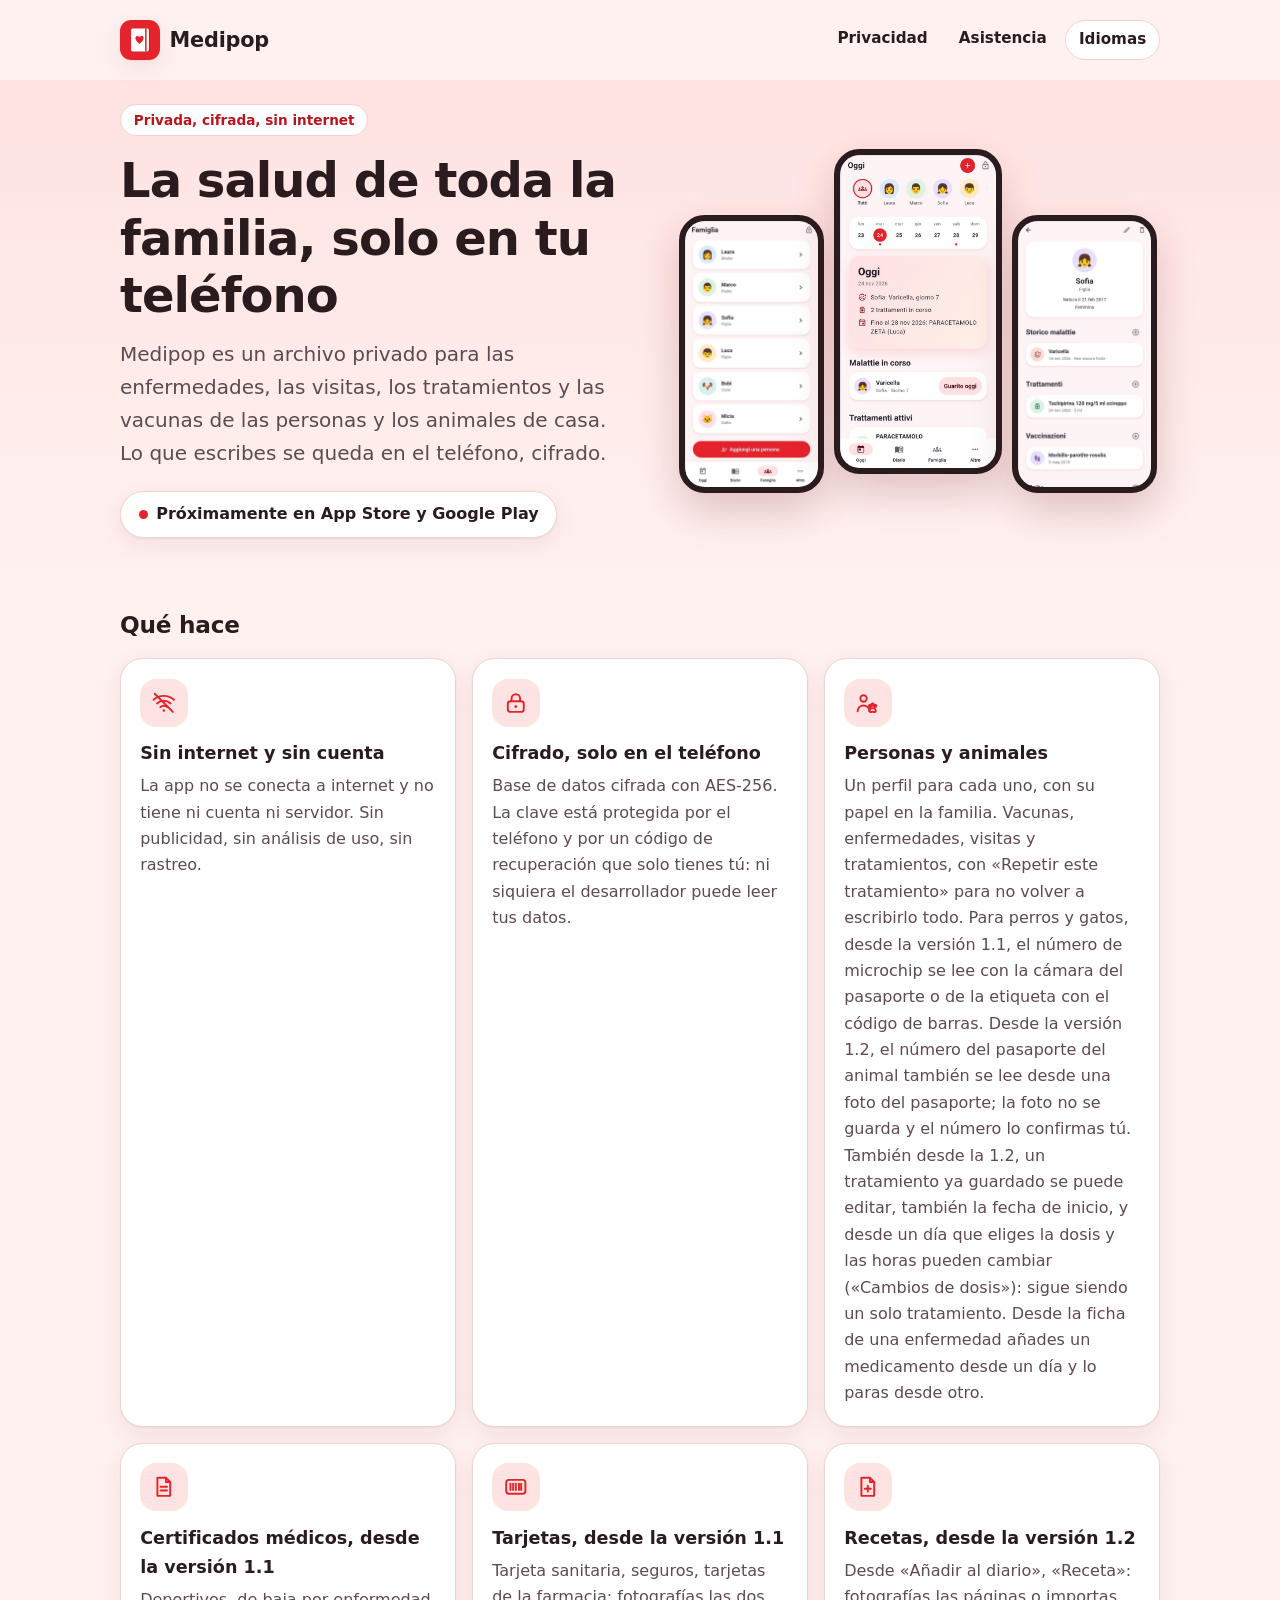
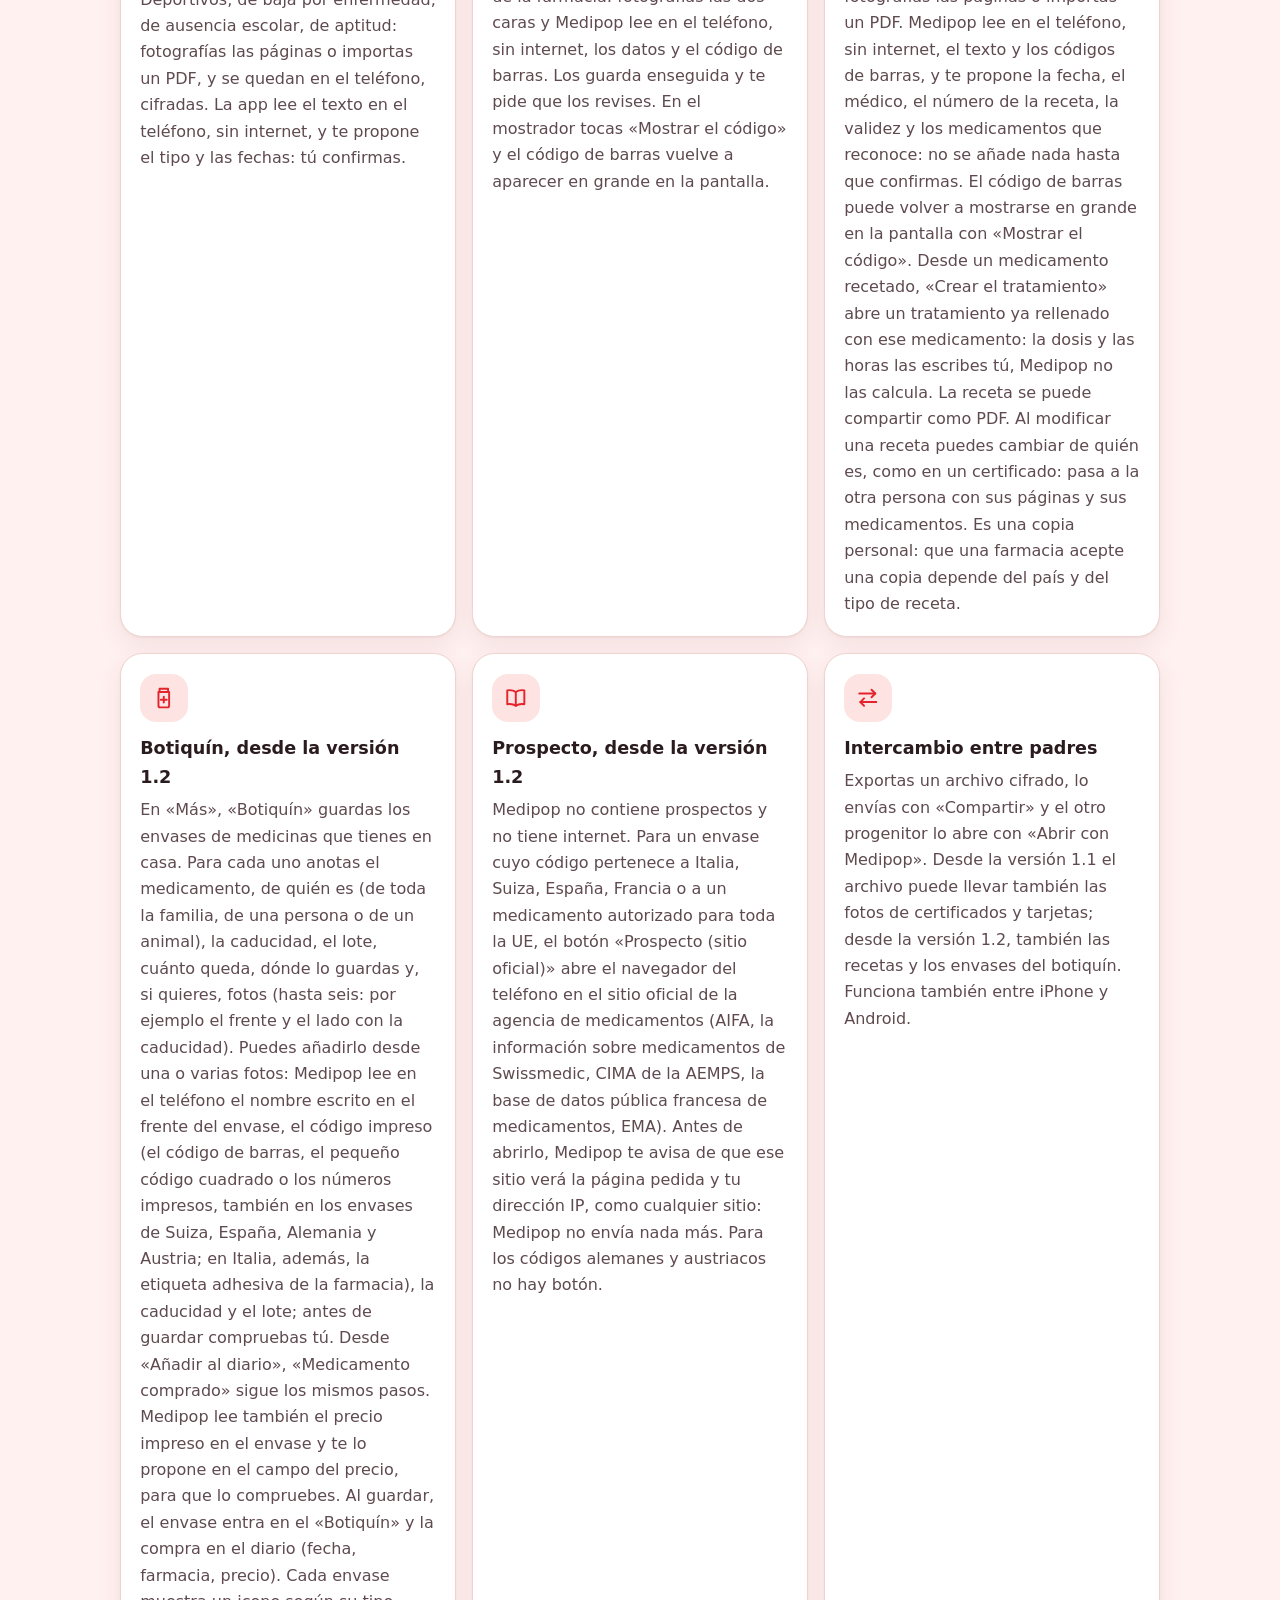
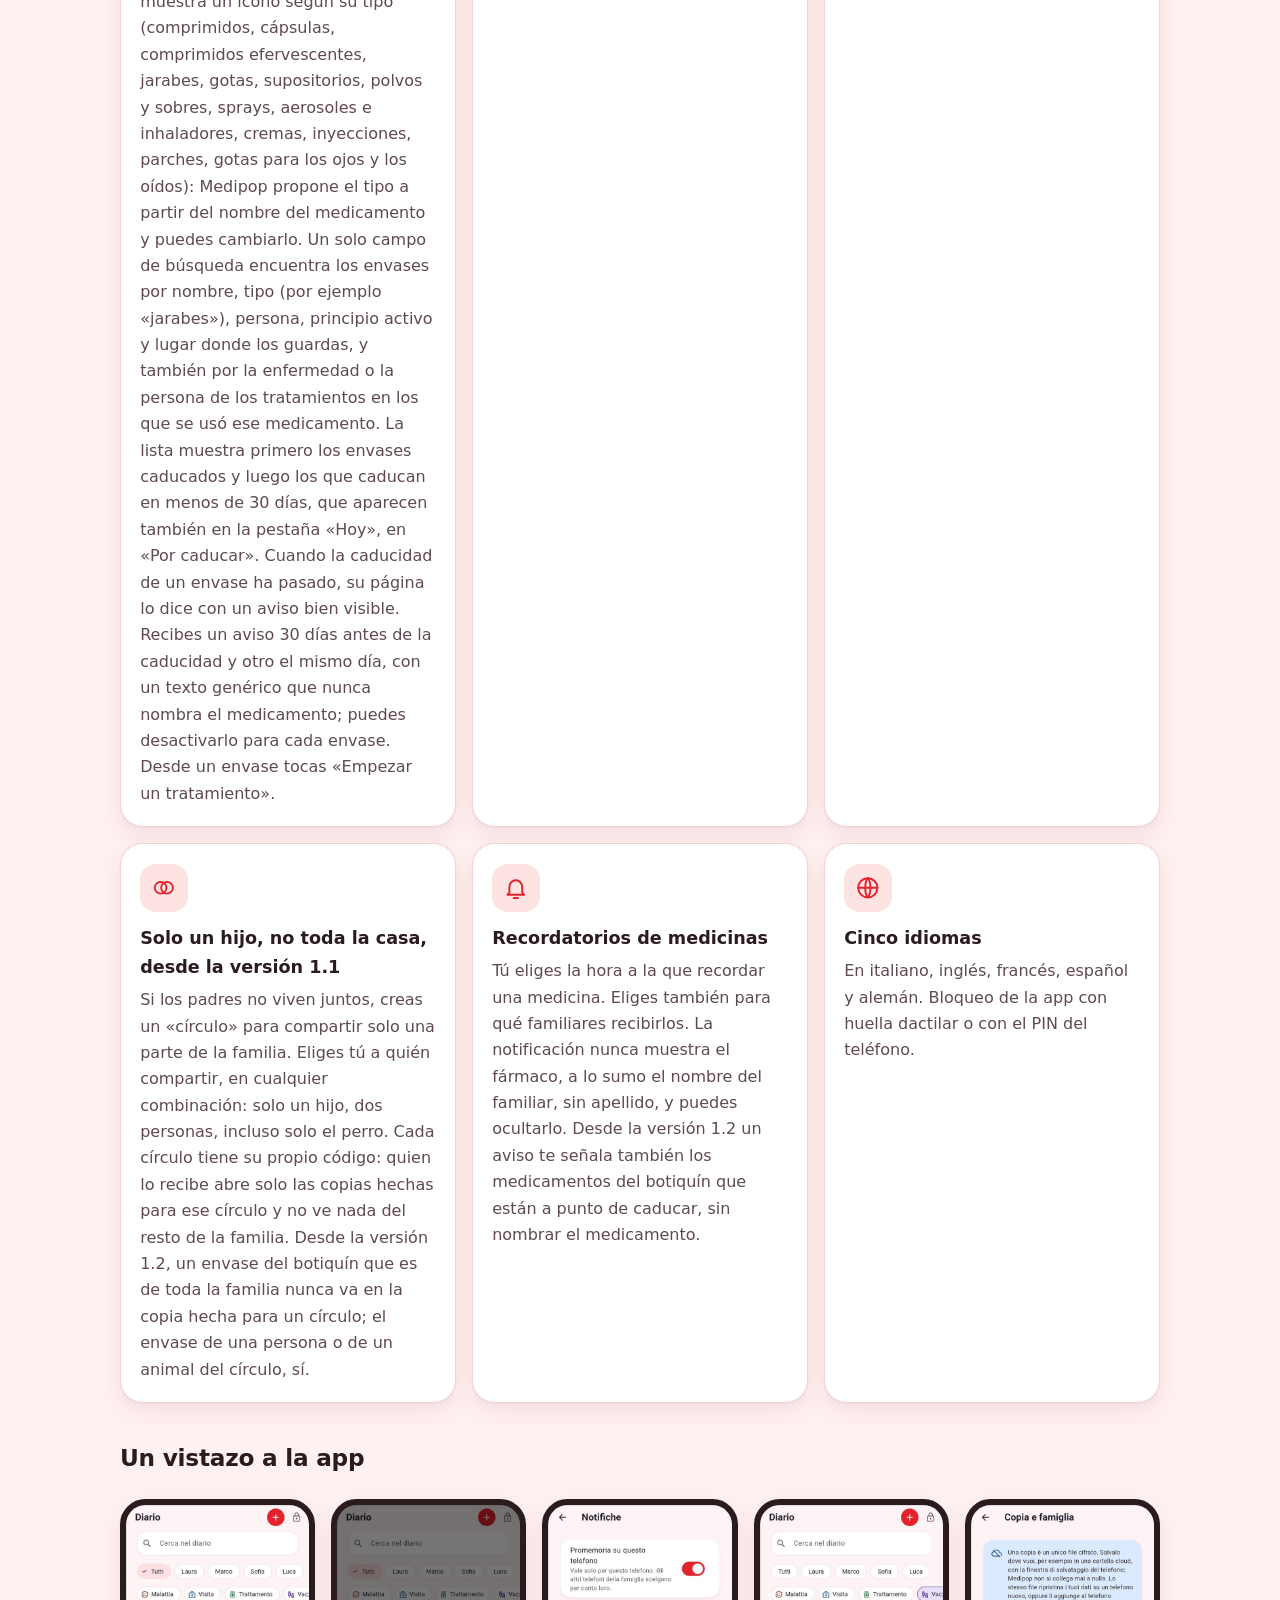
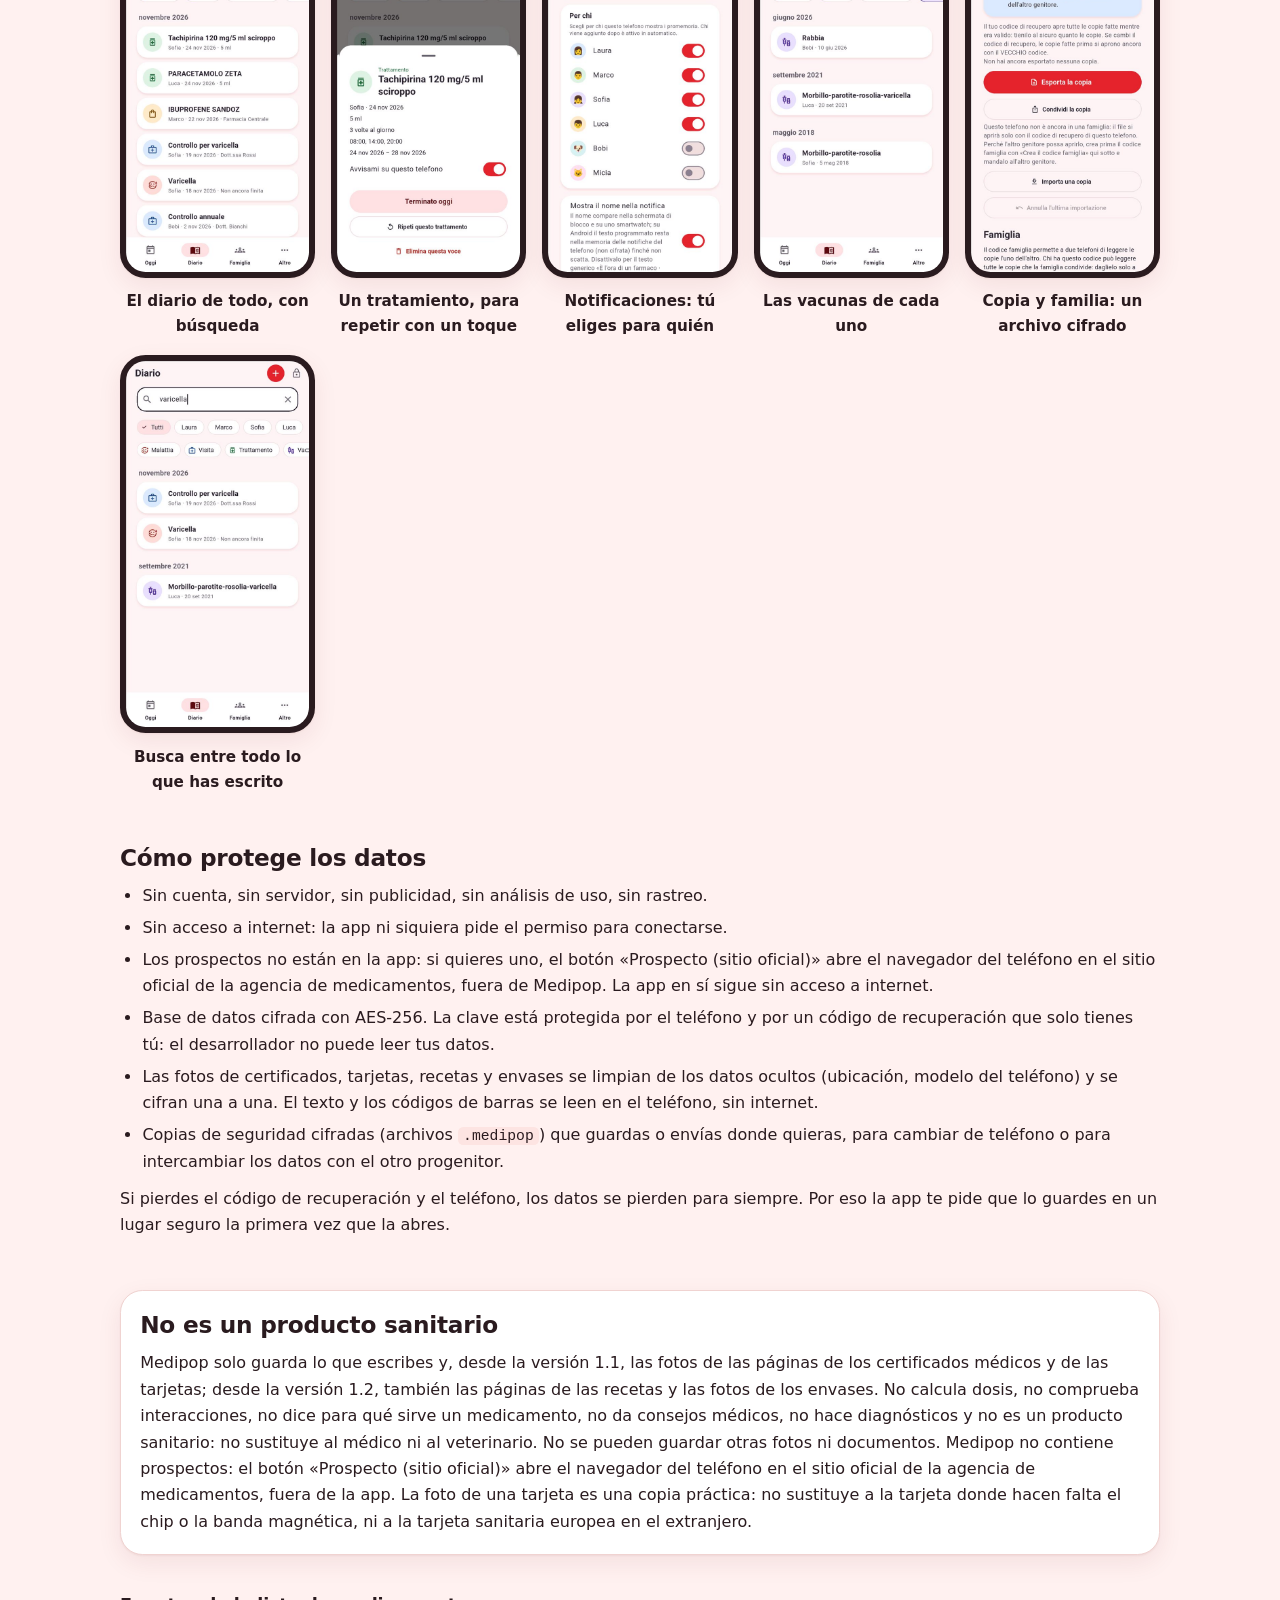
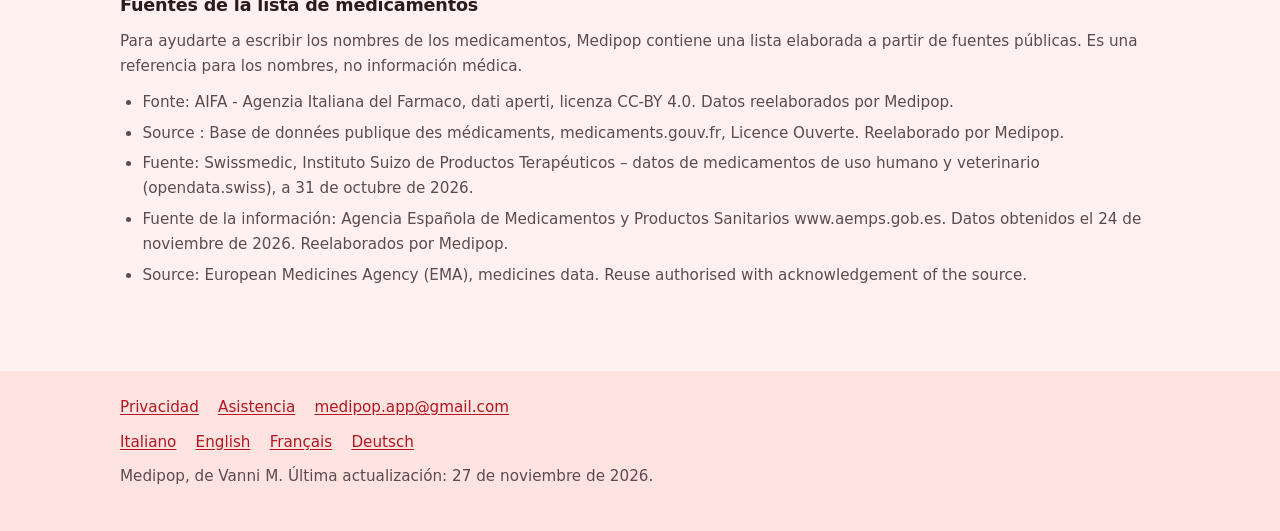
<file: es/index.html>
<!doctype html>
<html lang="es">
<head>
<meta charset="utf-8">
<meta name="viewport" content="width=device-width, initial-scale=1">
<title>Medipop - las carpetas de salud de la familia, en privado</title>
<meta name="description" content="Medipop guarda las carpetas de salud de la familia y de los animales en tu teléfono, cifradas. Sin cuenta, sin conexión a internet.">
<link rel="stylesheet" href="../style.css">
<link rel="icon" href="../icon.svg" type="image/svg+xml">
<link rel="alternate" hreflang="it" href="../index.html">
<link rel="alternate" hreflang="en" href="../en/index.html">
<link rel="alternate" hreflang="fr" href="../fr/index.html">
<link rel="alternate" hreflang="es" href="index.html">
<link rel="alternate" hreflang="de" href="../de/index.html">
<link rel="alternate" hreflang="x-default" href="../index.html">
</head>
<body>
<a class="skip" href="#contenido">Ir al contenido</a>
<header class="site">
  <div class="wrap">
    <a class="brand" href="index.html">
      <img src="../icon.svg" width="40" height="40" alt="">
      <span>Medipop</span>
    </a>
    <nav aria-label="Principal">
      <ul>
        <li><a href="privacy.html">Privacidad</a></li>
        <li><a href="support.html">Asistencia</a></li>
        <li><a href="#idiomas">Idiomas</a></li>
      </ul>
    </nav>
  </div>
</header>
<main id="contenido">
<section class="hero">
  <div class="wrap">
    <div>
      <p class="eyebrow">Privada, cifrada, sin internet</p>
      <h1>La salud de toda la familia, solo en tu teléfono</h1>
      <p class="lead">Medipop es un archivo privado para las enfermedades, las visitas, los tratamientos y las vacunas de las personas y los animales de casa. Lo que escribes se queda en el teléfono, cifrado.</p>
      <p class="soon">Próximamente en App Store y Google Play</p>
    </div>
    <div class="hero-phones">
      <figure class="phone"><img src="../img/famiglia.jpg" width="540" height="1080" alt="Pantalla Familia de Medipop con los perfiles de personas y animales" decoding="async"></figure>
      <figure class="phone"><img src="../img/oggi.jpg" width="540" height="1080" alt="Pantalla Hoy de Medipop con el calendario de la semana y las enfermedades en curso" decoding="async"></figure>
      <figure class="phone"><img src="../img/profilo.jpg" width="540" height="1080" alt="Perfil de una persona en Medipop con su historial" decoding="async"></figure>
    </div>
  </div>
</section>

<div class="wrap">
  <section class="section" aria-labelledby="que">
    <h2 id="que">Qué hace</h2>
    <ul class="cards">
      <li>
        <span class="ico"><svg viewBox="0 0 24 24" aria-hidden="true" focusable="false"><path d="M2.5 9.2a14 14 0 0 1 19 0"/><path d="M5.6 12.6a9.5 9.5 0 0 1 12.8 0"/><path d="M8.8 16a5 5 0 0 1 6.4 0"/><circle class="dot" cx="12" cy="19.2" r="1.2"/><path d="M3.5 3.5l17 17"/></svg></span>
        <h3>Sin internet y sin cuenta</h3>
        <p>La app no se conecta a internet y no tiene ni cuenta ni servidor. Sin publicidad, sin análisis de uso, sin rastreo.</p>
      </li>
      <li>
        <span class="ico"><svg viewBox="0 0 24 24" aria-hidden="true" focusable="false"><rect x="4.5" y="10.5" width="15" height="10" rx="2.5"/><path d="M8 10.5V8a4 4 0 0 1 8 0v2.5"/><circle class="dot" cx="12" cy="15.5" r="1.3"/></svg></span>
        <h3>Cifrado, solo en el teléfono</h3>
        <p>Base de datos cifrada con AES-256. La clave está protegida por el teléfono y por un código de recuperación que solo tienes tú: ni siquiera el desarrollador puede leer tus datos.</p>
      </li>
      <li>
        <span class="ico"><svg viewBox="0 0 24 24" aria-hidden="true" focusable="false"><circle cx="8" cy="8" r="3"/><path d="M2.5 20a5.5 5.5 0 0 1 11 0"/><circle cx="14.2" cy="15" r="1.1"/><circle cx="16.5" cy="13.8" r="1.1"/><circle cx="18.8" cy="15" r="1.1"/><path d="M16.5 17c1.5 0 3 1.1 3 2.4 0 1-.9 1.4-1.8 1.2-.6-.1-.8-.3-1.2-.3s-.6.2-1.2.3c-.9.2-1.8-.2-1.8-1.2 0-1.3 1.5-2.4 3-2.4z"/></svg></span>
        <h3>Personas y animales</h3>
        <p>Un perfil para cada uno, con su papel en la familia. Vacunas, enfermedades, visitas y tratamientos, con «Repetir este tratamiento» para no volver a escribirlo todo. Para perros y gatos, desde la versión 1.1, el número de microchip se lee con la cámara del pasaporte o de la etiqueta con el código de barras. Desde la versión 1.2, el número del pasaporte del animal también se lee desde una foto del pasaporte; la foto no se guarda y el número lo confirmas tú. También desde la 1.2, un tratamiento ya guardado se puede editar, también la fecha de inicio, y desde un día que eliges la dosis y las horas pueden cambiar («Cambios de dosis»): sigue siendo un solo tratamiento. Desde la ficha de una enfermedad añades un medicamento desde un día y lo paras desde otro.</p>
      </li>
      <li>
        <span class="ico"><svg viewBox="0 0 24 24" aria-hidden="true" focusable="false"><path d="M6 3.5h8l4 4v13H6z"/><path d="M14 3.5v4h4"/><path d="M9 12h6"/><path d="M9 15.5h6"/></svg></span>
        <h3>Certificados médicos, desde la versión 1.1</h3>
        <p>Deportivos, de baja por enfermedad, de ausencia escolar, de aptitud: fotografías las páginas o importas un PDF, y se quedan en el teléfono, cifradas. La app lee el texto en el teléfono, sin internet, y te propone el tipo y las fechas: tú confirmas.</p>
      </li>
      <li>
        <span class="ico"><svg viewBox="0 0 24 24" aria-hidden="true" focusable="false"><rect x="3" y="5.5" width="18" height="13" rx="2.5"/><path d="M7 9v6"/><path d="M9.5 9v6"/><path d="M12 9v6"/><path d="M15 9v6"/><path d="M17 9v6"/></svg></span>
        <h3>Tarjetas, desde la versión 1.1</h3>
        <p>Tarjeta sanitaria, seguros, tarjetas de la farmacia: fotografías las dos caras y Medipop lee en el teléfono, sin internet, los datos y el código de barras. Los guarda enseguida y te pide que los revises. En el mostrador tocas «Mostrar el código» y el código de barras vuelve a aparecer en grande en la pantalla.</p>
      </li>
      <li>
        <span class="ico"><svg viewBox="0 0 24 24" aria-hidden="true" focusable="false"><path d="M6 3.5h8l4 4v13H6z"/><path d="M14 3.5v4h4"/><path d="M12 11v5.500"/><path d="M9.200 13.800h5.600"/></svg></span>
        <h3>Recetas, desde la versión 1.2</h3>
        <p>Desde «Añadir al diario», «Receta»: fotografías las páginas o importas un PDF. Medipop lee en el teléfono, sin internet, el texto y los códigos de barras, y te propone la fecha, el médico, el número de la receta, la validez y los medicamentos que reconoce: no se añade nada hasta que confirmas. El código de barras puede volver a mostrarse en grande en la pantalla con «Mostrar el código». Desde un medicamento recetado, «Crear el tratamiento» abre un tratamiento ya rellenado con ese medicamento: la dosis y las horas las escribes tú, Medipop no las calcula. La receta se puede compartir como PDF. Al modificar una receta puedes cambiar de quién es, como en un certificado: pasa a la otra persona con sus páginas y sus medicamentos. Es una copia personal: que una farmacia acepte una copia depende del país y del tipo de receta.</p>
      </li>
      <li>
        <span class="ico"><svg viewBox="0 0 24 24" aria-hidden="true" focusable="false"><path d="M8 3.500h8v3H8z"/><path d="M7 6.500h10v13a1.500 1.500 0 0 1-1.500 1.500h-7A1.500 1.500 0 0 1 7 19.500z"/><path d="M12 11v5.500"/><path d="M9.200 13.800h5.600"/></svg></span>
        <h3>Botiquín, desde la versión 1.2</h3>
        <p>En «Más», «Botiquín» guardas los envases de medicinas que tienes en casa. Para cada uno anotas el medicamento, de quién es (de toda la familia, de una persona o de un animal), la caducidad, el lote, cuánto queda, dónde lo guardas y, si quieres, fotos (hasta seis: por ejemplo el frente y el lado con la caducidad). Puedes añadirlo desde una o varias fotos: Medipop lee en el teléfono el nombre escrito en el frente del envase, el código impreso (el código de barras, el pequeño código cuadrado o los números impresos, también en los envases de Suiza, España, Alemania y Austria; en Italia, además, la etiqueta adhesiva de la farmacia), la caducidad y el lote; antes de guardar compruebas tú. Desde «Añadir al diario», «Medicamento comprado» sigue los mismos pasos. Medipop lee también el precio impreso en el envase y te lo propone en el campo del precio, para que lo compruebes. Al guardar, el envase entra en el «Botiquín» y la compra en el diario (fecha, farmacia, precio). Cada envase muestra un icono según su tipo (comprimidos, cápsulas, comprimidos efervescentes, jarabes, gotas, supositorios, polvos y sobres, sprays, aerosoles e inhaladores, cremas, inyecciones, parches, gotas para los ojos y los oídos): Medipop propone el tipo a partir del nombre del medicamento y puedes cambiarlo. Un solo campo de búsqueda encuentra los envases por nombre, tipo (por ejemplo «jarabes»), persona, principio activo y lugar donde los guardas, y también por la enfermedad o la persona de los tratamientos en los que se usó ese medicamento. La lista muestra primero los envases caducados y luego los que caducan en menos de 30 días, que aparecen también en la pestaña «Hoy», en «Por caducar». Cuando la caducidad de un envase ha pasado, su página lo dice con un aviso bien visible. Recibes un aviso 30 días antes de la caducidad y otro el mismo día, con un texto genérico que nunca nombra el medicamento; puedes desactivarlo para cada envase. Desde un envase tocas «Empezar un tratamiento».</p>
      </li>
      <li>
        <span class="ico"><svg viewBox="0 0 24 24" aria-hidden="true" focusable="false"><path d="M12 6.500C10 5 7 4.500 4 5v13c3-.5 6 0 8 1.500 2-1.500 5-2 8-1.500V5c-3-.5-6 0-8 1.500z"/><path d="M12 6.500v13"/></svg></span>
        <h3>Prospecto, desde la versión 1.2</h3>
        <p>Medipop no contiene prospectos y no tiene internet. Para un envase cuyo código pertenece a Italia, Suiza, España, Francia o a un medicamento autorizado para toda la UE, el botón «Prospecto (sitio oficial)» abre el navegador del teléfono en el sitio oficial de la agencia de medicamentos (AIFA, la información sobre medicamentos de Swissmedic, CIMA de la AEMPS, la base de datos pública francesa de medicamentos, EMA). Antes de abrirlo, Medipop te avisa de que ese sitio verá la página pedida y tu dirección IP, como cualquier sitio: Medipop no envía nada más. Para los códigos alemanes y austriacos no hay botón.</p>
      </li>
      <li>
        <span class="ico"><svg viewBox="0 0 24 24" aria-hidden="true" focusable="false"><path d="M4 8h15"/><path d="M15.5 4.5L19 8l-3.500 3.500"/><path d="M20 16H5"/><path d="M8.500 12.500L5 16l3.500 3.500"/></svg></span>
        <h3>Intercambio entre padres</h3>
        <p>Exportas un archivo cifrado, lo envías con «Compartir» y el otro progenitor lo abre con «Abrir con Medipop». Desde la versión 1.1 el archivo puede llevar también las fotos de certificados y tarjetas; desde la versión 1.2, también las recetas y los envases del botiquín. Funciona también entre iPhone y Android.</p>
      </li>
      <li>
        <span class="ico"><svg viewBox="0 0 24 24" aria-hidden="true" focusable="false"><circle cx="9" cy="12" r="5.5"/><circle cx="15" cy="12" r="5.5"/></svg></span>
        <h3>Solo un hijo, no toda la casa, desde la versión 1.1</h3>
        <p>Si los padres no viven juntos, creas un «círculo» para compartir solo una parte de la familia. Eliges tú a quién compartir, en cualquier combinación: solo un hijo, dos personas, incluso solo el perro. Cada círculo tiene su propio código: quien lo recibe abre solo las copias hechas para ese círculo y no ve nada del resto de la familia. Desde la versión 1.2, un envase del botiquín que es de toda la familia nunca va en la copia hecha para un círculo; el envase de una persona o de un animal del círculo, sí.</p>
      </li>
      <li>
        <span class="ico"><svg viewBox="0 0 24 24" aria-hidden="true" focusable="false"><path d="M6 16.5V11a6 6 0 0 1 12 0v5.500l1.800 2H4.200z"/><path d="M10 21.500h4"/></svg></span>
        <h3>Recordatorios de medicinas</h3>
        <p>Tú eliges la hora a la que recordar una medicina. Eliges también para qué familiares recibirlos. La notificación nunca muestra el fármaco, a lo sumo el nombre del familiar, sin apellido, y puedes ocultarlo. Desde la versión 1.2 un aviso te señala también los medicamentos del botiquín que están a punto de caducar, sin nombrar el medicamento.</p>
      </li>
      <li>
        <span class="ico"><svg viewBox="0 0 24 24" aria-hidden="true" focusable="false"><circle cx="12" cy="12" r="9"/><path d="M3 12h18"/><path d="M12 3c3.200 3 3.200 15 0 18"/><path d="M12 3c-3.200 3-3.200 15 0 18"/></svg></span>
        <h3>Cinco idiomas</h3>
        <p>En italiano, inglés, francés, español y alemán. Bloqueo de la app con huella dactilar o con el PIN del teléfono.</p>
      </li>
    </ul>
  </section>

  <section class="section" aria-labelledby="capturas">
    <h2 id="capturas">Un vistazo a la app</h2>
    <ul class="scroller" tabindex="0" aria-label="Capturas de pantalla de la app, desliza hacia los lados">
      <li><figure><div class="phone"><img src="../img/diario.jpg" width="540" height="1080" alt="El diario de Medipop con el historial de enfermedades, visitas y tratamientos" loading="lazy" decoding="async"></div><figcaption>El diario de todo, con búsqueda</figcaption></figure></li>
      <li><figure><div class="phone"><img src="../img/trattamento.jpg" width="540" height="1080" alt="Ficha de un tratamiento en Medipop" loading="lazy" decoding="async"></div><figcaption>Un tratamiento, para repetir con un toque</figcaption></figure></li>
      <li><figure><div class="phone"><img src="../img/notifiche.jpg" width="540" height="1080" alt="Panel Notificaciones de Medipop: para qué familiares recibir los recordatorios" loading="lazy" decoding="async"></div><figcaption>Notificaciones: tú eliges para quién</figcaption></figure></li>
      <li><figure><div class="phone"><img src="../img/vaccinazioni.jpg" width="540" height="1080" alt="Lista de las vacunas de un perfil en Medipop" loading="lazy" decoding="async"></div><figcaption>Las vacunas de cada uno</figcaption></figure></li>
      <li><figure><div class="phone"><img src="../img/copia-famiglia.jpg" width="540" height="1080" alt="Pantalla Copia y familia de Medipop con los botones para exportar y compartir la copia" loading="lazy" decoding="async"></div><figcaption>Copia y familia: un archivo cifrado</figcaption></figure></li>
      <li><figure><div class="phone"><img src="../img/cerca.jpg" width="540" height="1080" alt="Búsqueda en Medipop entre enfermedades, visitas y tratamientos" loading="lazy" decoding="async"></div><figcaption>Busca entre todo lo que has escrito</figcaption></figure></li>
    </ul>
  </section>

  <section class="section" aria-labelledby="proteccion">
    <h2 id="proteccion">Cómo protege los datos</h2>
    <ul>
      <li>Sin cuenta, sin servidor, sin publicidad, sin análisis de uso, sin rastreo.</li>
      <li>Sin acceso a internet: la app ni siquiera pide el permiso para conectarse.</li>
      <li>Los prospectos no están en la app: si quieres uno, el botón «Prospecto (sitio oficial)» abre el navegador del teléfono en el sitio oficial de la agencia de medicamentos, fuera de Medipop. La app en sí sigue sin acceso a internet.</li>
      <li>Base de datos cifrada con AES-256. La clave está protegida por el teléfono y por un código de recuperación que solo tienes tú: el desarrollador no puede leer tus datos.</li>
      <li>Las fotos de certificados, tarjetas, recetas y envases se limpian de los datos ocultos (ubicación, modelo del teléfono) y se cifran una a una. El texto y los códigos de barras se leen en el teléfono, sin internet.</li>
      <li>Copias de seguridad cifradas (archivos <code>.medipop</code>) que guardas o envías donde quieras, para cambiar de teléfono o para intercambiar los datos con el otro progenitor.</li>
    </ul>
    <p>Si pierdes el código de recuperación y el teléfono, los datos se pierden para siempre. Por eso la app te pide que lo guardes en un lugar seguro la primera vez que la abres.</p>
  </section>

  <section class="section" aria-labelledby="nomedico">
    <div class="notice">
      <h2 id="nomedico">No es un producto sanitario</h2>
      <p>Medipop solo guarda lo que escribes y, desde la versión 1.1, las fotos de las páginas de los certificados médicos y de las tarjetas; desde la versión 1.2, también las páginas de las recetas y las fotos de los envases. No calcula dosis, no comprueba interacciones, no dice para qué sirve un medicamento, no da consejos médicos, no hace diagnósticos y no es un producto sanitario: no sustituye al médico ni al veterinario. No se pueden guardar otras fotos ni documentos. Medipop no contiene prospectos: el botón «Prospecto (sitio oficial)» abre el navegador del teléfono en el sitio oficial de la agencia de medicamentos, fuera de la app. La foto de una tarjeta es una copia práctica: no sustituye a la tarjeta donde hacen falta el chip o la banda magnética, ni a la tarjeta sanitaria europea en el extranjero.</p>
    </div>
  </section>

  <section class="section sources" aria-labelledby="fuentes">
    <h2 id="fuentes">Fuentes de la lista de medicamentos</h2>
    <p>Para ayudarte a escribir los nombres de los medicamentos, Medipop contiene una lista elaborada a partir de fuentes públicas. Es una referencia para los nombres, no información médica.</p>
    <ul>
      <li lang="it">Fonte: AIFA - Agenzia Italiana del Farmaco, dati aperti, licenza CC-BY 4.0. <span lang="es">Datos reelaborados por Medipop.</span></li>
      <li lang="fr">Source : Base de données publique des médicaments, medicaments.gouv.fr, Licence Ouverte. <span lang="es">Reelaborado por Medipop.</span></li>
      <li>Fuente: Swissmedic, Instituto Suizo de Productos Terapéuticos – datos de medicamentos de uso humano y veterinario (opendata.swiss), a 31 de octubre de 2026.</li>
      <li>Fuente de la información: Agencia Española de Medicamentos y Productos Sanitarios www.aemps.gob.es. Datos obtenidos el 24 de noviembre de 2026. Reelaborados por Medipop.</li>
      <li lang="en">Source: European Medicines Agency (EMA), medicines data. Reuse authorised with acknowledgement of the source.</li>
    </ul>
  </section>
</div>
</main>
<footer class="site">
  <div class="wrap">
    <ul>
      <li><a href="privacy.html">Privacidad</a></li>
      <li><a href="support.html">Asistencia</a></li>
      <li><a href="mailto:medipop.app@gmail.com">medipop.app@gmail.com</a></li>
    </ul>
    <ul id="idiomas" aria-label="Idiomas">
      <li><a href="../index.html" hreflang="it" lang="it">Italiano</a></li>
      <li><a href="../en/index.html" hreflang="en" lang="en">English</a></li>
      <li><a href="../fr/index.html" hreflang="fr" lang="fr">Français</a></li>
      <li><a href="../de/index.html" hreflang="de" lang="de">Deutsch</a></li>
    </ul>
    <p>Medipop, de Vanni M. Última actualización: 27 de noviembre de 2026.</p>
  </div>
</footer>
</body>
</html>
</file>
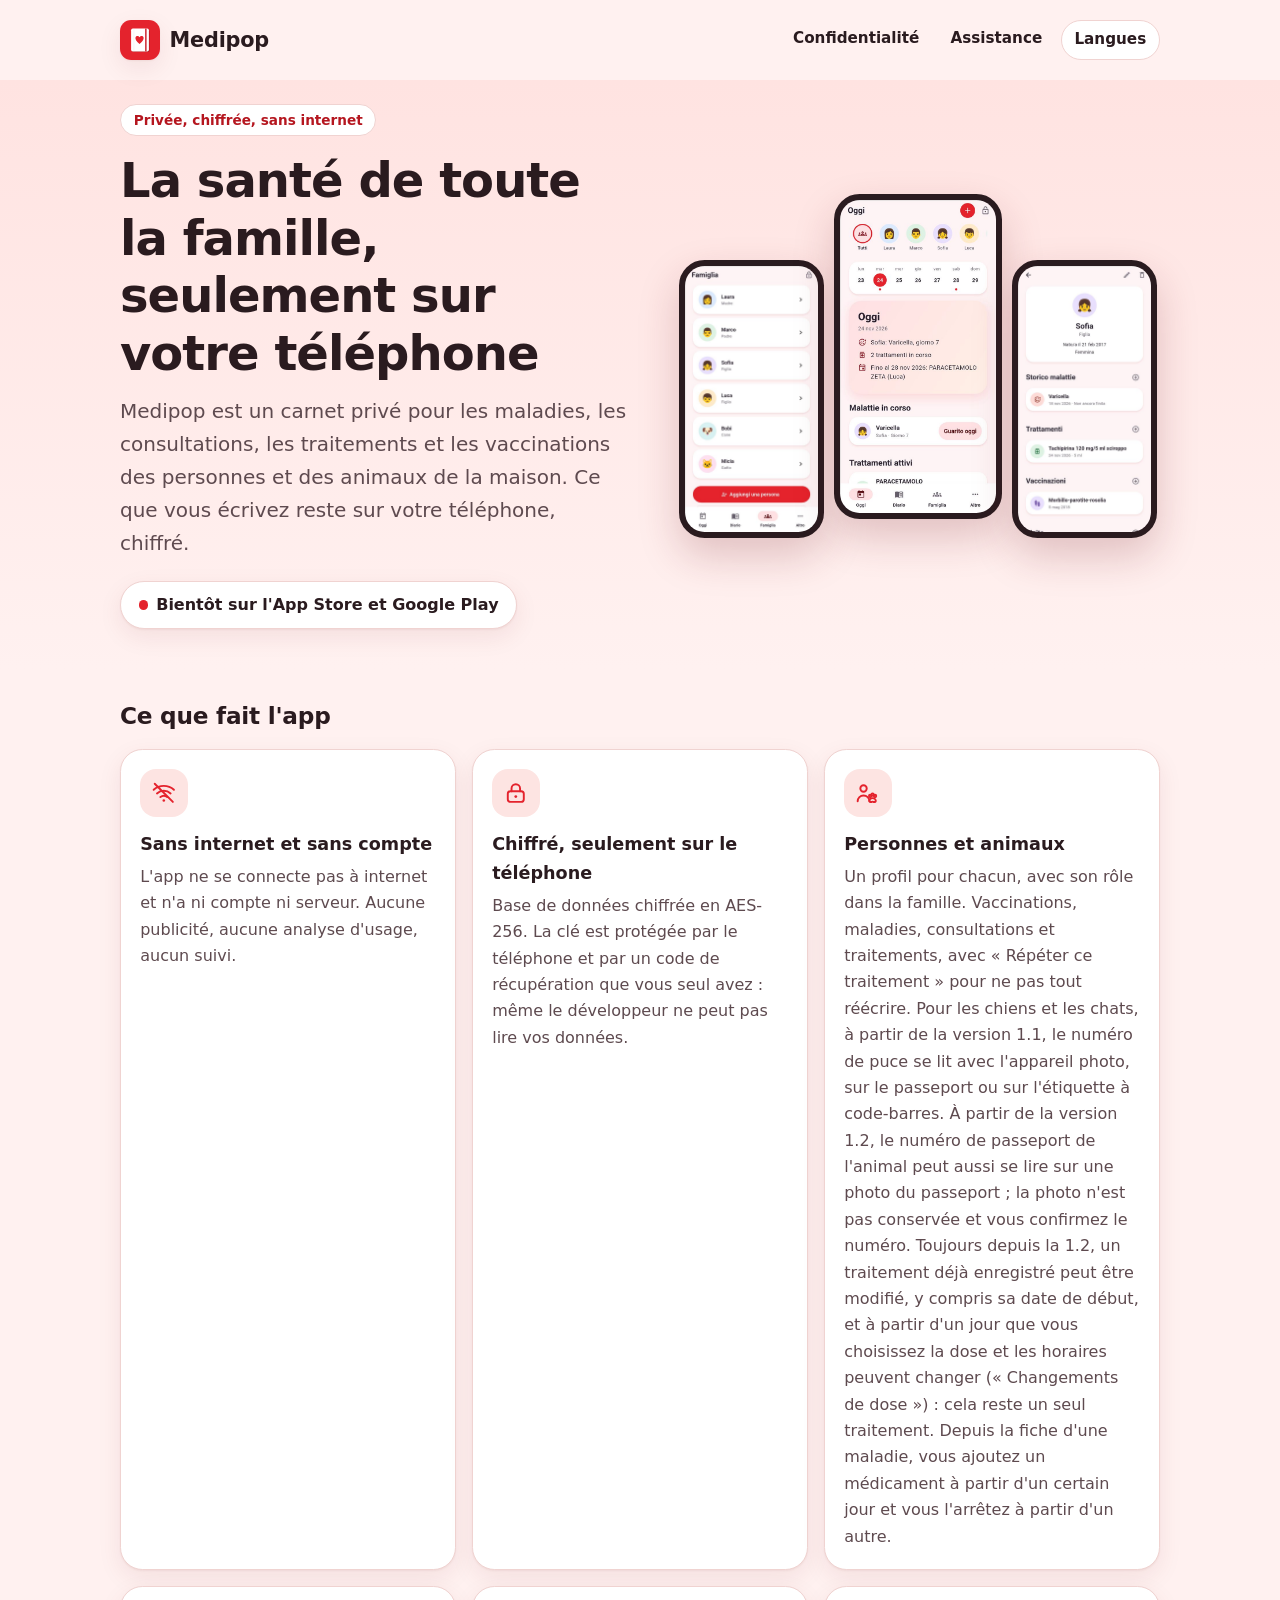
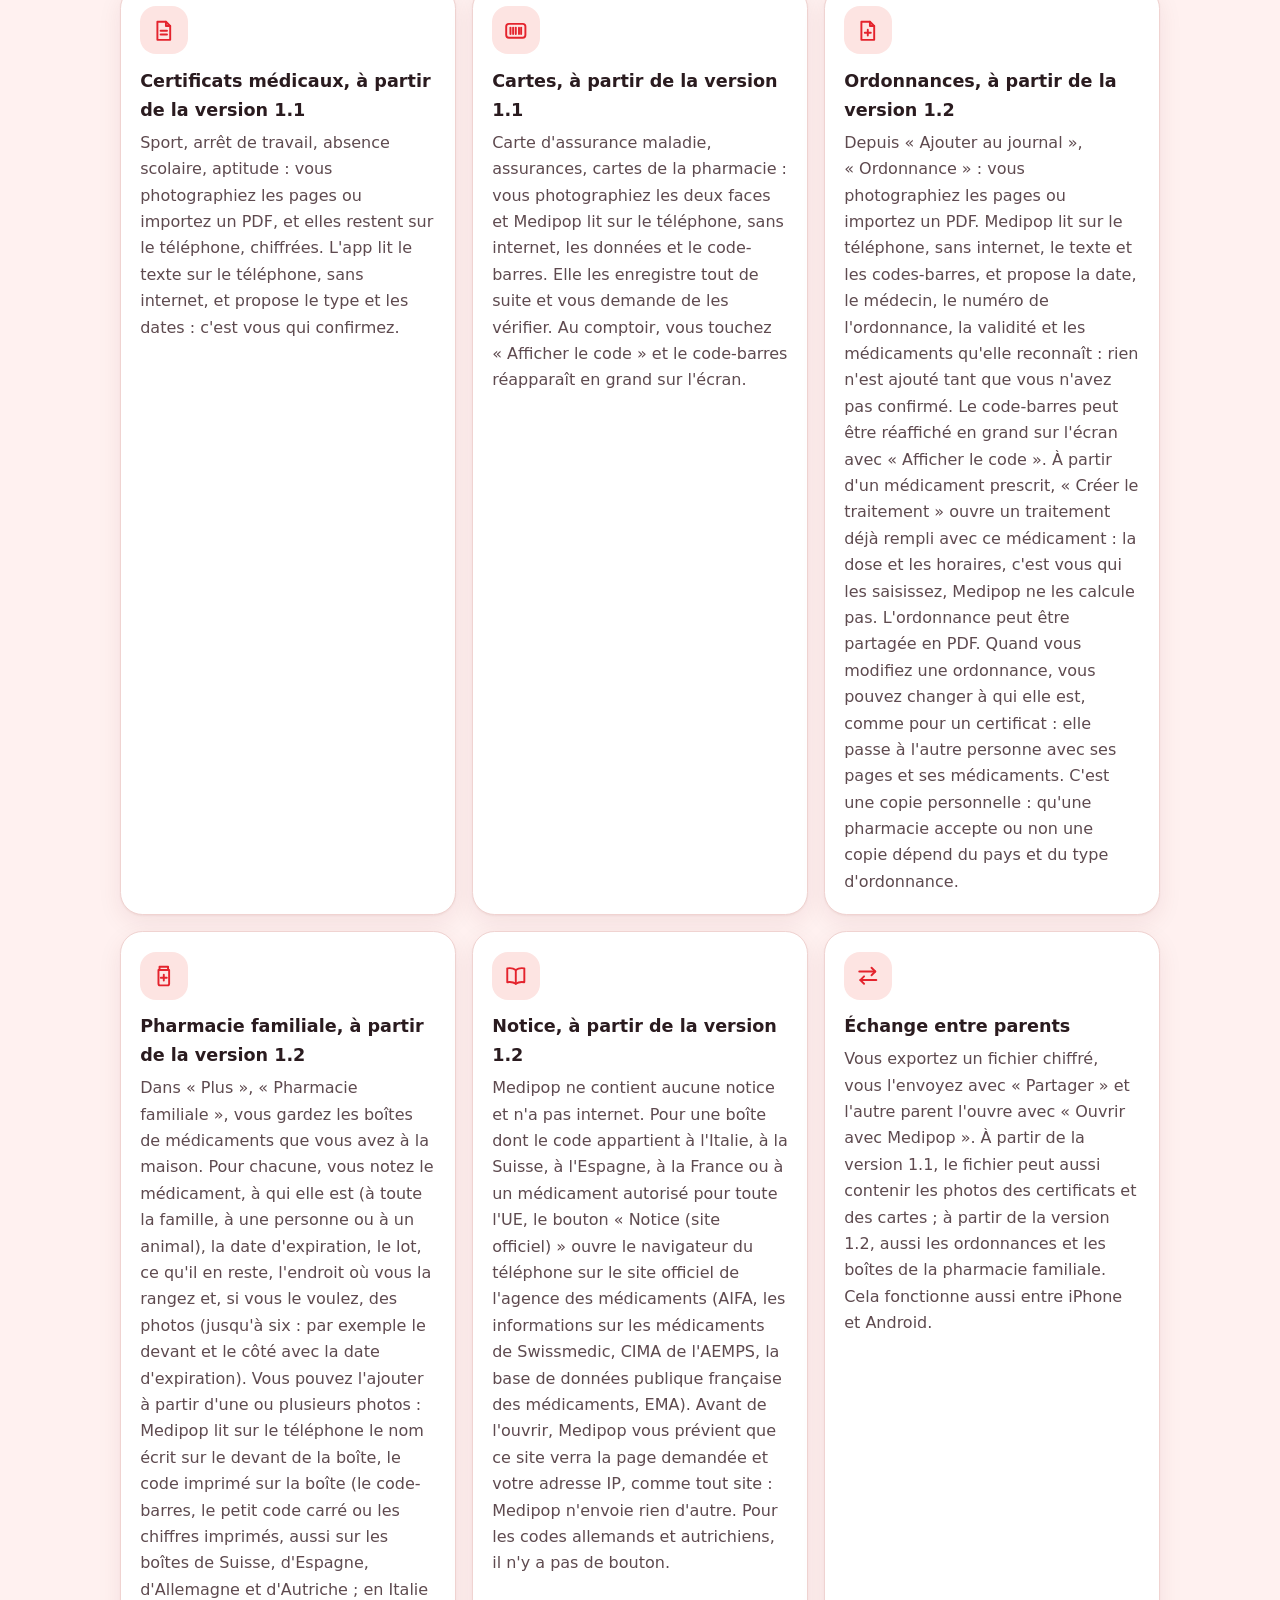
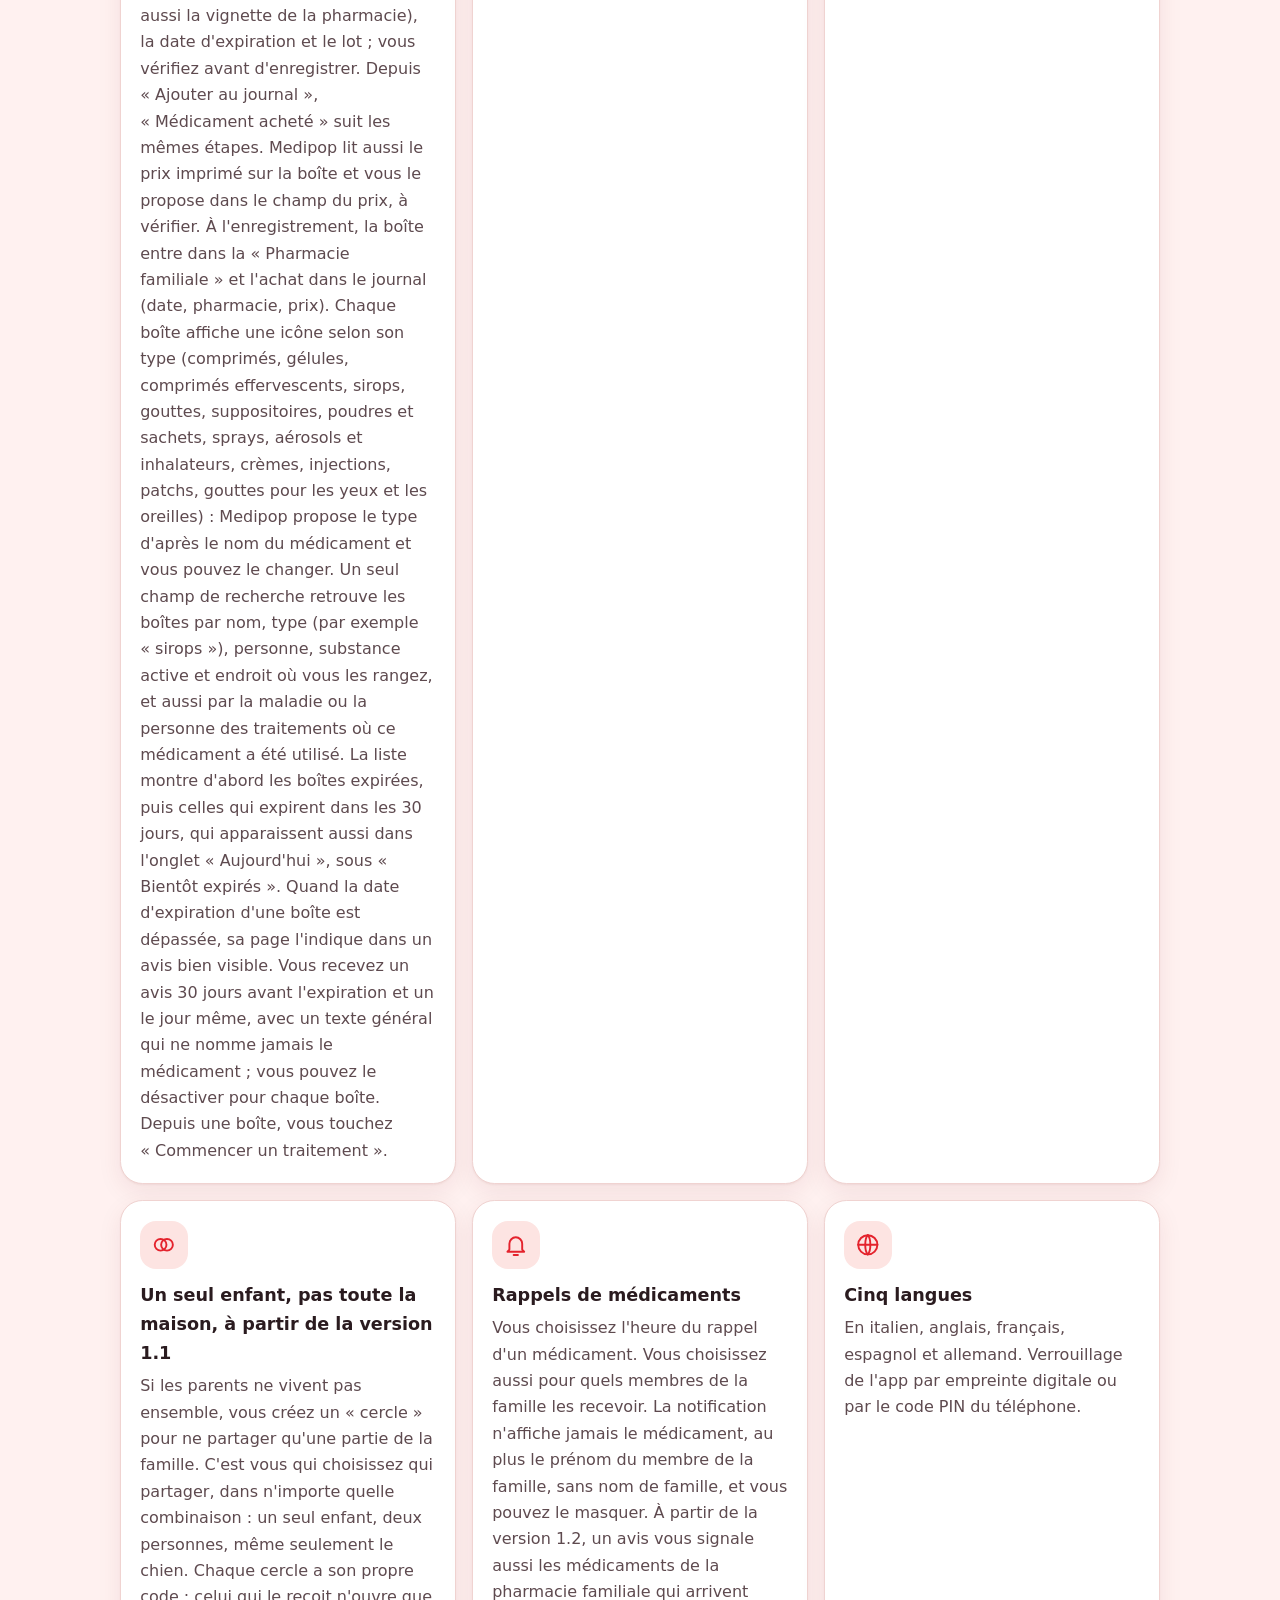
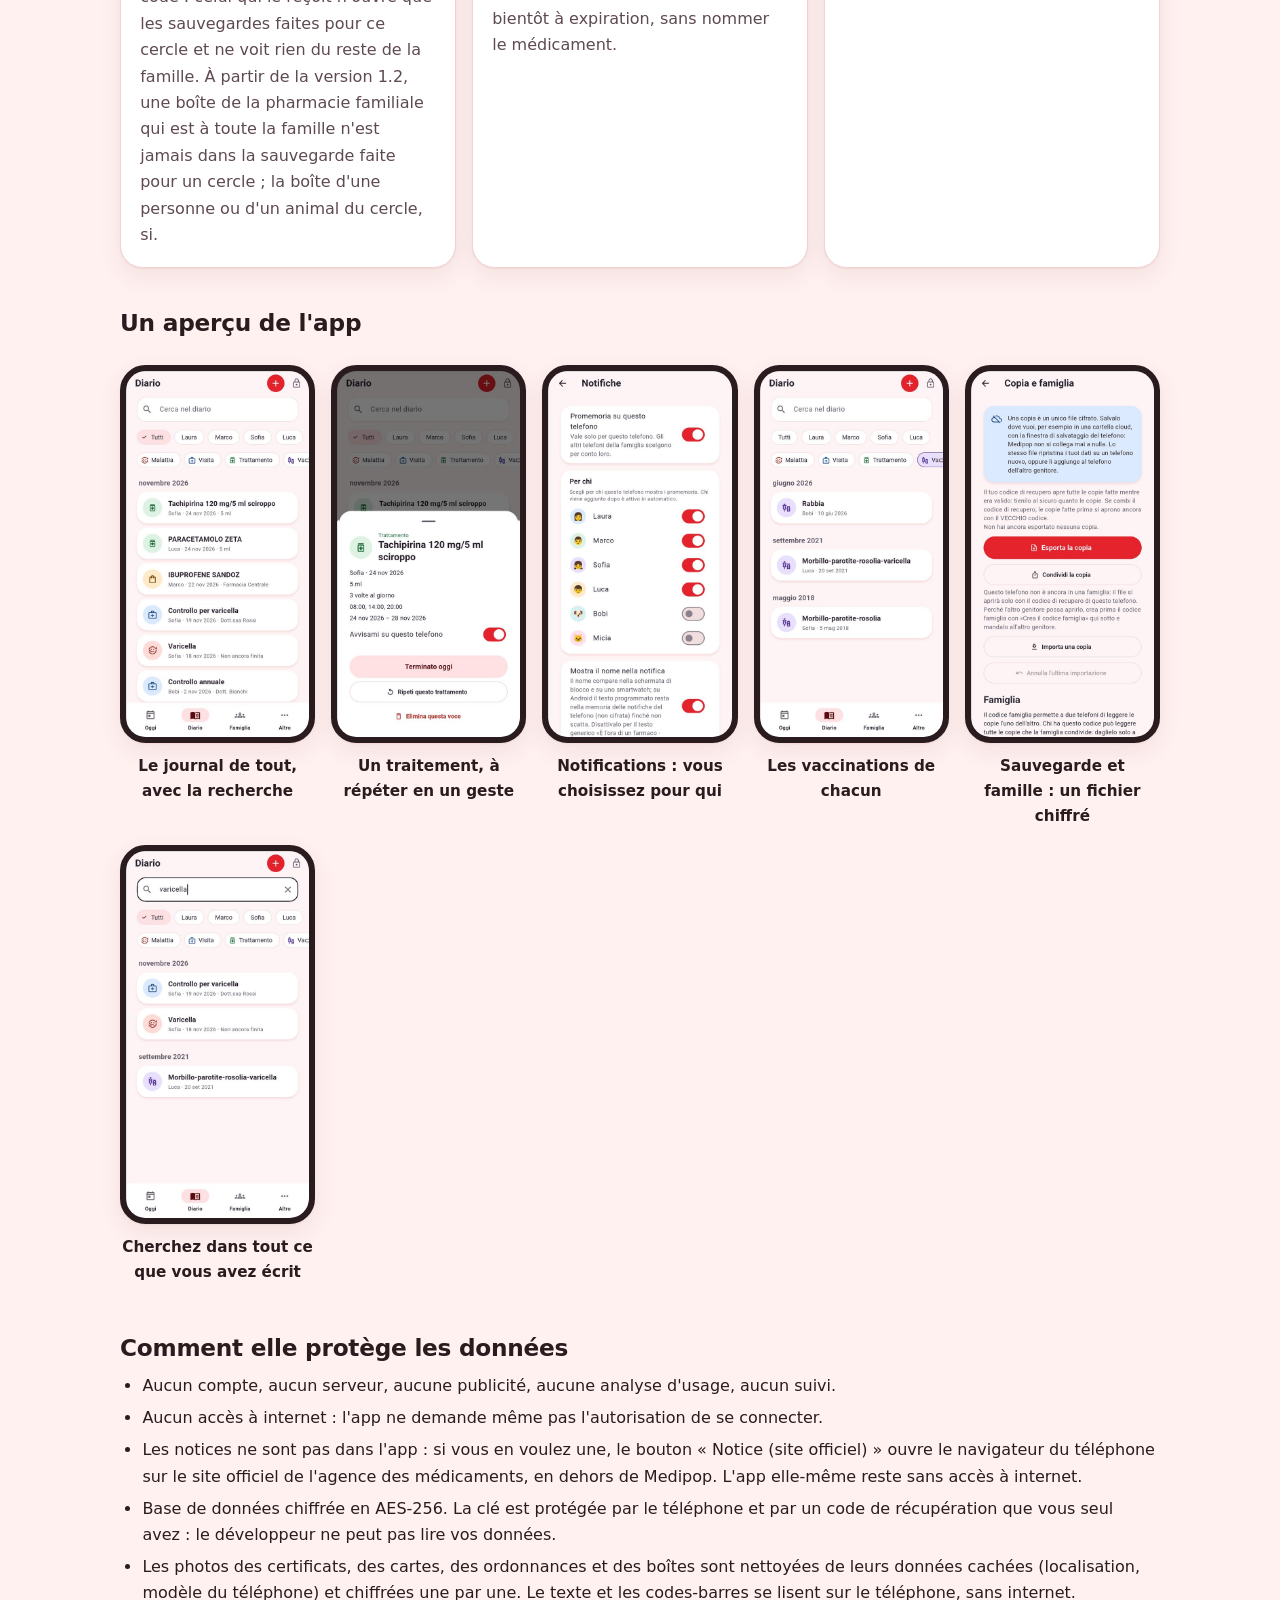
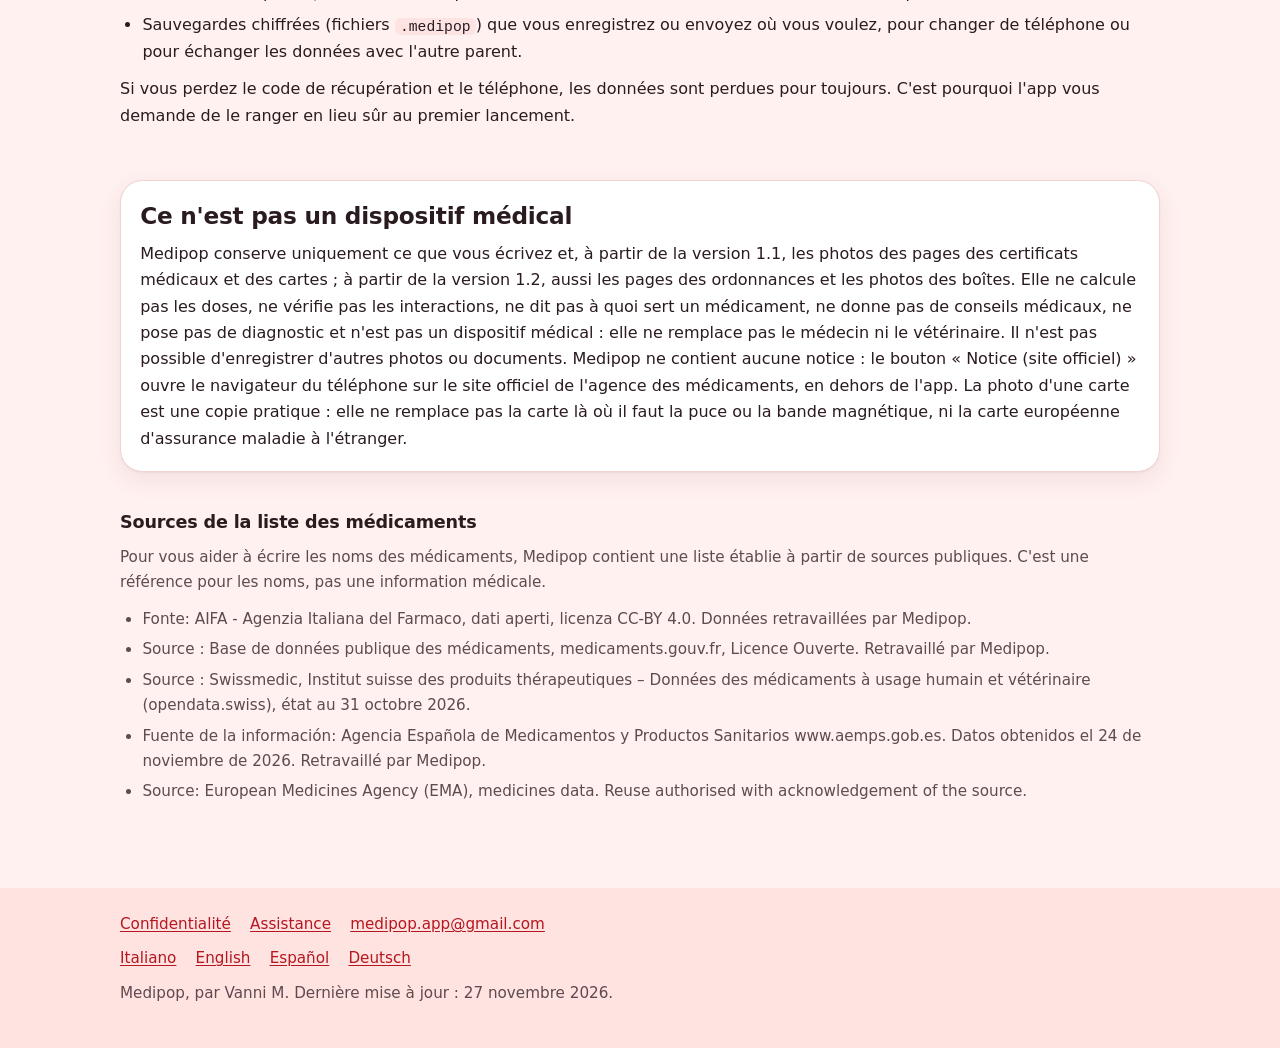
<file: fr/index.html>
<!doctype html>
<html lang="fr">
<head>
<meta charset="utf-8">
<meta name="viewport" content="width=device-width, initial-scale=1">
<title>Medipop - les dossiers de santé de la famille, en privé</title>
<meta name="description" content="Medipop conserve les dossiers de santé de la famille et des animaux sur votre téléphone, chiffrés. Aucun compte, aucune connexion à internet.">
<link rel="stylesheet" href="../style.css">
<link rel="icon" href="../icon.svg" type="image/svg+xml">
<link rel="alternate" hreflang="it" href="../index.html">
<link rel="alternate" hreflang="en" href="../en/index.html">
<link rel="alternate" hreflang="fr" href="index.html">
<link rel="alternate" hreflang="es" href="../es/index.html">
<link rel="alternate" hreflang="de" href="../de/index.html">
<link rel="alternate" hreflang="x-default" href="../index.html">
</head>
<body>
<a class="skip" href="#contenu">Aller au contenu</a>
<header class="site">
  <div class="wrap">
    <a class="brand" href="index.html">
      <img src="../icon.svg" width="40" height="40" alt="">
      <span>Medipop</span>
    </a>
    <nav aria-label="Principal">
      <ul>
        <li><a href="privacy.html">Confidentialité</a></li>
        <li><a href="support.html">Assistance</a></li>
        <li><a href="#langues">Langues</a></li>
      </ul>
    </nav>
  </div>
</header>
<main id="contenu">
<section class="hero">
  <div class="wrap">
    <div>
      <p class="eyebrow">Privée, chiffrée, sans internet</p>
      <h1>La santé de toute la famille, seulement sur votre téléphone</h1>
      <p class="lead">Medipop est un carnet privé pour les maladies, les consultations, les traitements et les vaccinations des personnes et des animaux de la maison. Ce que vous écrivez reste sur votre téléphone, chiffré.</p>
      <p class="soon">Bientôt sur l'App Store et Google Play</p>
    </div>
    <div class="hero-phones">
      <figure class="phone"><img src="../img/famiglia.jpg" width="540" height="1080" alt="Écran Famille de Medipop avec les profils des personnes et des animaux" decoding="async"></figure>
      <figure class="phone"><img src="../img/oggi.jpg" width="540" height="1080" alt="Écran Aujourd'hui de Medipop avec le calendrier de la semaine et les maladies en cours" decoding="async"></figure>
      <figure class="phone"><img src="../img/profilo.jpg" width="540" height="1080" alt="Profil d'une personne dans Medipop avec son historique" decoding="async"></figure>
    </div>
  </div>
</section>

<div class="wrap">
  <section class="section" aria-labelledby="quoi">
    <h2 id="quoi">Ce que fait l'app</h2>
    <ul class="cards">
      <li>
        <span class="ico"><svg viewBox="0 0 24 24" aria-hidden="true" focusable="false"><path d="M2.5 9.2a14 14 0 0 1 19 0"/><path d="M5.6 12.6a9.5 9.5 0 0 1 12.8 0"/><path d="M8.8 16a5 5 0 0 1 6.4 0"/><circle class="dot" cx="12" cy="19.2" r="1.2"/><path d="M3.5 3.5l17 17"/></svg></span>
        <h3>Sans internet et sans compte</h3>
        <p>L'app ne se connecte pas à internet et n'a ni compte ni serveur. Aucune publicité, aucune analyse d'usage, aucun suivi.</p>
      </li>
      <li>
        <span class="ico"><svg viewBox="0 0 24 24" aria-hidden="true" focusable="false"><rect x="4.5" y="10.5" width="15" height="10" rx="2.5"/><path d="M8 10.5V8a4 4 0 0 1 8 0v2.5"/><circle class="dot" cx="12" cy="15.5" r="1.3"/></svg></span>
        <h3>Chiffré, seulement sur le téléphone</h3>
        <p>Base de données chiffrée en AES-256. La clé est protégée par le téléphone et par un code de récupération que vous seul avez : même le développeur ne peut pas lire vos données.</p>
      </li>
      <li>
        <span class="ico"><svg viewBox="0 0 24 24" aria-hidden="true" focusable="false"><circle cx="8" cy="8" r="3"/><path d="M2.5 20a5.5 5.5 0 0 1 11 0"/><circle cx="14.2" cy="15" r="1.1"/><circle cx="16.5" cy="13.8" r="1.1"/><circle cx="18.8" cy="15" r="1.1"/><path d="M16.5 17c1.5 0 3 1.1 3 2.4 0 1-.9 1.4-1.8 1.2-.6-.1-.8-.3-1.2-.3s-.6.2-1.2.3c-.9.2-1.8-.2-1.8-1.2 0-1.3 1.5-2.4 3-2.4z"/></svg></span>
        <h3>Personnes et animaux</h3>
        <p>Un profil pour chacun, avec son rôle dans la famille. Vaccinations, maladies, consultations et traitements, avec « Répéter ce traitement » pour ne pas tout réécrire. Pour les chiens et les chats, à partir de la version 1.1, le numéro de puce se lit avec l'appareil photo, sur le passeport ou sur l'étiquette à code-barres. À partir de la version 1.2, le numéro de passeport de l'animal peut aussi se lire sur une photo du passeport ; la photo n'est pas conservée et vous confirmez le numéro. Toujours depuis la 1.2, un traitement déjà enregistré peut être modifié, y compris sa date de début, et à partir d'un jour que vous choisissez la dose et les horaires peuvent changer (« Changements de dose ») : cela reste un seul traitement. Depuis la fiche d'une maladie, vous ajoutez un médicament à partir d'un certain jour et vous l'arrêtez à partir d'un autre.</p>
      </li>
      <li>
        <span class="ico"><svg viewBox="0 0 24 24" aria-hidden="true" focusable="false"><path d="M6 3.5h8l4 4v13H6z"/><path d="M14 3.5v4h4"/><path d="M9 12h6"/><path d="M9 15.5h6"/></svg></span>
        <h3>Certificats médicaux, à partir de la version 1.1</h3>
        <p>Sport, arrêt de travail, absence scolaire, aptitude : vous photographiez les pages ou importez un PDF, et elles restent sur le téléphone, chiffrées. L'app lit le texte sur le téléphone, sans internet, et propose le type et les dates : c'est vous qui confirmez.</p>
      </li>
      <li>
        <span class="ico"><svg viewBox="0 0 24 24" aria-hidden="true" focusable="false"><rect x="3" y="5.5" width="18" height="13" rx="2.5"/><path d="M7 9v6"/><path d="M9.5 9v6"/><path d="M12 9v6"/><path d="M15 9v6"/><path d="M17 9v6"/></svg></span>
        <h3>Cartes, à partir de la version 1.1</h3>
        <p>Carte d'assurance maladie, assurances, cartes de la pharmacie : vous photographiez les deux faces et Medipop lit sur le téléphone, sans internet, les données et le code-barres. Elle les enregistre tout de suite et vous demande de les vérifier. Au comptoir, vous touchez « Afficher le code » et le code-barres réapparaît en grand sur l'écran.</p>
      </li>
      <li>
        <span class="ico"><svg viewBox="0 0 24 24" aria-hidden="true" focusable="false"><path d="M6 3.5h8l4 4v13H6z"/><path d="M14 3.5v4h4"/><path d="M12 11v5.500"/><path d="M9.200 13.800h5.600"/></svg></span>
        <h3>Ordonnances, à partir de la version 1.2</h3>
        <p>Depuis « Ajouter au journal », « Ordonnance » : vous photographiez les pages ou importez un PDF. Medipop lit sur le téléphone, sans internet, le texte et les codes-barres, et propose la date, le médecin, le numéro de l'ordonnance, la validité et les médicaments qu'elle reconnaît : rien n'est ajouté tant que vous n'avez pas confirmé. Le code-barres peut être réaffiché en grand sur l'écran avec « Afficher le code ». À partir d'un médicament prescrit, « Créer le traitement » ouvre un traitement déjà rempli avec ce médicament : la dose et les horaires, c'est vous qui les saisissez, Medipop ne les calcule pas. L'ordonnance peut être partagée en PDF. Quand vous modifiez une ordonnance, vous pouvez changer à qui elle est, comme pour un certificat : elle passe à l'autre personne avec ses pages et ses médicaments. C'est une copie personnelle : qu'une pharmacie accepte ou non une copie dépend du pays et du type d'ordonnance.</p>
      </li>
      <li>
        <span class="ico"><svg viewBox="0 0 24 24" aria-hidden="true" focusable="false"><path d="M8 3.500h8v3H8z"/><path d="M7 6.500h10v13a1.500 1.500 0 0 1-1.500 1.500h-7A1.500 1.500 0 0 1 7 19.500z"/><path d="M12 11v5.500"/><path d="M9.200 13.800h5.600"/></svg></span>
        <h3>Pharmacie familiale, à partir de la version 1.2</h3>
        <p>Dans « Plus », « Pharmacie familiale », vous gardez les boîtes de médicaments que vous avez à la maison. Pour chacune, vous notez le médicament, à qui elle est (à toute la famille, à une personne ou à un animal), la date d'expiration, le lot, ce qu'il en reste, l'endroit où vous la rangez et, si vous le voulez, des photos (jusqu'à six : par exemple le devant et le côté avec la date d'expiration). Vous pouvez l'ajouter à partir d'une ou plusieurs photos : Medipop lit sur le téléphone le nom écrit sur le devant de la boîte, le code imprimé sur la boîte (le code-barres, le petit code carré ou les chiffres imprimés, aussi sur les boîtes de Suisse, d'Espagne, d'Allemagne et d'Autriche ; en Italie aussi la vignette de la pharmacie), la date d'expiration et le lot ; vous vérifiez avant d'enregistrer. Depuis « Ajouter au journal », « Médicament acheté » suit les mêmes étapes. Medipop lit aussi le prix imprimé sur la boîte et vous le propose dans le champ du prix, à vérifier. À l'enregistrement, la boîte entre dans la « Pharmacie familiale » et l'achat dans le journal (date, pharmacie, prix). Chaque boîte affiche une icône selon son type (comprimés, gélules, comprimés effervescents, sirops, gouttes, suppositoires, poudres et sachets, sprays, aérosols et inhalateurs, crèmes, injections, patchs, gouttes pour les yeux et les oreilles) : Medipop propose le type d'après le nom du médicament et vous pouvez le changer. Un seul champ de recherche retrouve les boîtes par nom, type (par exemple « sirops »), personne, substance active et endroit où vous les rangez, et aussi par la maladie ou la personne des traitements où ce médicament a été utilisé. La liste montre d'abord les boîtes expirées, puis celles qui expirent dans les 30 jours, qui apparaissent aussi dans l'onglet « Aujourd'hui », sous « Bientôt expirés ». Quand la date d'expiration d'une boîte est dépassée, sa page l'indique dans un avis bien visible. Vous recevez un avis 30 jours avant l'expiration et un le jour même, avec un texte général qui ne nomme jamais le médicament ; vous pouvez le désactiver pour chaque boîte. Depuis une boîte, vous touchez « Commencer un traitement ».</p>
      </li>
      <li>
        <span class="ico"><svg viewBox="0 0 24 24" aria-hidden="true" focusable="false"><path d="M12 6.500C10 5 7 4.500 4 5v13c3-.5 6 0 8 1.500 2-1.500 5-2 8-1.500V5c-3-.5-6 0-8 1.500z"/><path d="M12 6.500v13"/></svg></span>
        <h3>Notice, à partir de la version 1.2</h3>
        <p>Medipop ne contient aucune notice et n'a pas internet. Pour une boîte dont le code appartient à l'Italie, à la Suisse, à l'Espagne, à la France ou à un médicament autorisé pour toute l'UE, le bouton « Notice (site officiel) » ouvre le navigateur du téléphone sur le site officiel de l'agence des médicaments (AIFA, les informations sur les médicaments de Swissmedic, CIMA de l'AEMPS, la base de données publique française des médicaments, EMA). Avant de l'ouvrir, Medipop vous prévient que ce site verra la page demandée et votre adresse IP, comme tout site : Medipop n'envoie rien d'autre. Pour les codes allemands et autrichiens, il n'y a pas de bouton.</p>
      </li>
      <li>
        <span class="ico"><svg viewBox="0 0 24 24" aria-hidden="true" focusable="false"><path d="M4 8h15"/><path d="M15.5 4.5L19 8l-3.500 3.500"/><path d="M20 16H5"/><path d="M8.500 12.500L5 16l3.500 3.500"/></svg></span>
        <h3>Échange entre parents</h3>
        <p>Vous exportez un fichier chiffré, vous l'envoyez avec « Partager » et l'autre parent l'ouvre avec « Ouvrir avec Medipop ». À partir de la version 1.1, le fichier peut aussi contenir les photos des certificats et des cartes ; à partir de la version 1.2, aussi les ordonnances et les boîtes de la pharmacie familiale. Cela fonctionne aussi entre iPhone et Android.</p>
      </li>
      <li>
        <span class="ico"><svg viewBox="0 0 24 24" aria-hidden="true" focusable="false"><circle cx="9" cy="12" r="5.5"/><circle cx="15" cy="12" r="5.5"/></svg></span>
        <h3>Un seul enfant, pas toute la maison, à partir de la version 1.1</h3>
        <p>Si les parents ne vivent pas ensemble, vous créez un « cercle » pour ne partager qu'une partie de la famille. C'est vous qui choisissez qui partager, dans n'importe quelle combinaison : un seul enfant, deux personnes, même seulement le chien. Chaque cercle a son propre code : celui qui le reçoit n'ouvre que les sauvegardes faites pour ce cercle et ne voit rien du reste de la famille. À partir de la version 1.2, une boîte de la pharmacie familiale qui est à toute la famille n'est jamais dans la sauvegarde faite pour un cercle ; la boîte d'une personne ou d'un animal du cercle, si.</p>
      </li>
      <li>
        <span class="ico"><svg viewBox="0 0 24 24" aria-hidden="true" focusable="false"><path d="M6 16.5V11a6 6 0 0 1 12 0v5.500l1.800 2H4.200z"/><path d="M10 21.500h4"/></svg></span>
        <h3>Rappels de médicaments</h3>
        <p>Vous choisissez l'heure du rappel d'un médicament. Vous choisissez aussi pour quels membres de la famille les recevoir. La notification n'affiche jamais le médicament, au plus le prénom du membre de la famille, sans nom de famille, et vous pouvez le masquer. À partir de la version 1.2, un avis vous signale aussi les médicaments de la pharmacie familiale qui arrivent bientôt à expiration, sans nommer le médicament.</p>
      </li>
      <li>
        <span class="ico"><svg viewBox="0 0 24 24" aria-hidden="true" focusable="false"><circle cx="12" cy="12" r="9"/><path d="M3 12h18"/><path d="M12 3c3.200 3 3.200 15 0 18"/><path d="M12 3c-3.200 3-3.200 15 0 18"/></svg></span>
        <h3>Cinq langues</h3>
        <p>En italien, anglais, français, espagnol et allemand. Verrouillage de l'app par empreinte digitale ou par le code PIN du téléphone.</p>
      </li>
    </ul>
  </section>

  <section class="section" aria-labelledby="apercu">
    <h2 id="apercu">Un aperçu de l'app</h2>
    <ul class="scroller" tabindex="0" aria-label="Captures d'écran de l'app, faites défiler sur le côté">
      <li><figure><div class="phone"><img src="../img/diario.jpg" width="540" height="1080" alt="Le journal de Medipop avec la chronologie des maladies, consultations et traitements" loading="lazy" decoding="async"></div><figcaption>Le journal de tout, avec la recherche</figcaption></figure></li>
      <li><figure><div class="phone"><img src="../img/trattamento.jpg" width="540" height="1080" alt="Fiche d'un traitement dans Medipop" loading="lazy" decoding="async"></div><figcaption>Un traitement, à répéter en un geste</figcaption></figure></li>
      <li><figure><div class="phone"><img src="../img/notifiche.jpg" width="540" height="1080" alt="Panneau Notifications de Medipop : pour quels membres de la famille recevoir les rappels" loading="lazy" decoding="async"></div><figcaption>Notifications : vous choisissez pour qui</figcaption></figure></li>
      <li><figure><div class="phone"><img src="../img/vaccinazioni.jpg" width="540" height="1080" alt="Liste des vaccinations d'un profil dans Medipop" loading="lazy" decoding="async"></div><figcaption>Les vaccinations de chacun</figcaption></figure></li>
      <li><figure><div class="phone"><img src="../img/copia-famiglia.jpg" width="540" height="1080" alt="Écran Sauvegarde et famille de Medipop avec les boutons pour exporter et partager la sauvegarde" loading="lazy" decoding="async"></div><figcaption>Sauvegarde et famille : un fichier chiffré</figcaption></figure></li>
      <li><figure><div class="phone"><img src="../img/cerca.jpg" width="540" height="1080" alt="Recherche dans Medipop parmi les maladies, consultations et traitements" loading="lazy" decoding="async"></div><figcaption>Cherchez dans tout ce que vous avez écrit</figcaption></figure></li>
    </ul>
  </section>

  <section class="section" aria-labelledby="protection">
    <h2 id="protection">Comment elle protège les données</h2>
    <ul>
      <li>Aucun compte, aucun serveur, aucune publicité, aucune analyse d'usage, aucun suivi.</li>
      <li>Aucun accès à internet : l'app ne demande même pas l'autorisation de se connecter.</li>
      <li>Les notices ne sont pas dans l'app : si vous en voulez une, le bouton « Notice (site officiel) » ouvre le navigateur du téléphone sur le site officiel de l'agence des médicaments, en dehors de Medipop. L'app elle-même reste sans accès à internet.</li>
      <li>Base de données chiffrée en AES-256. La clé est protégée par le téléphone et par un code de récupération que vous seul avez : le développeur ne peut pas lire vos données.</li>
      <li>Les photos des certificats, des cartes, des ordonnances et des boîtes sont nettoyées de leurs données cachées (localisation, modèle du téléphone) et chiffrées une par une. Le texte et les codes-barres se lisent sur le téléphone, sans internet.</li>
      <li>Sauvegardes chiffrées (fichiers <code>.medipop</code>) que vous enregistrez ou envoyez où vous voulez, pour changer de téléphone ou pour échanger les données avec l'autre parent.</li>
    </ul>
    <p>Si vous perdez le code de récupération et le téléphone, les données sont perdues pour toujours. C'est pourquoi l'app vous demande de le ranger en lieu sûr au premier lancement.</p>
  </section>

  <section class="section" aria-labelledby="pasmedical">
    <div class="notice">
      <h2 id="pasmedical">Ce n'est pas un dispositif médical</h2>
      <p>Medipop conserve uniquement ce que vous écrivez et, à partir de la version 1.1, les photos des pages des certificats médicaux et des cartes ; à partir de la version 1.2, aussi les pages des ordonnances et les photos des boîtes. Elle ne calcule pas les doses, ne vérifie pas les interactions, ne dit pas à quoi sert un médicament, ne donne pas de conseils médicaux, ne pose pas de diagnostic et n'est pas un dispositif médical : elle ne remplace pas le médecin ni le vétérinaire. Il n'est pas possible d'enregistrer d'autres photos ou documents. Medipop ne contient aucune notice : le bouton « Notice (site officiel) » ouvre le navigateur du téléphone sur le site officiel de l'agence des médicaments, en dehors de l'app. La photo d'une carte est une copie pratique : elle ne remplace pas la carte là où il faut la puce ou la bande magnétique, ni la carte européenne d'assurance maladie à l'étranger.</p>
    </div>
  </section>

  <section class="section sources" aria-labelledby="sources">
    <h2 id="sources">Sources de la liste des médicaments</h2>
    <p>Pour vous aider à écrire les noms des médicaments, Medipop contient une liste établie à partir de sources publiques. C'est une référence pour les noms, pas une information médicale.</p>
    <ul>
      <li lang="it">Fonte: AIFA - Agenzia Italiana del Farmaco, dati aperti, licenza CC-BY 4.0. <span lang="fr">Données retravaillées par Medipop.</span></li>
      <li>Source : Base de données publique des médicaments, medicaments.gouv.fr, Licence Ouverte. Retravaillé par Medipop.</li>
      <li>Source : Swissmedic, Institut suisse des produits thérapeutiques – Données des médicaments à usage humain et vétérinaire (opendata.swiss), état au 31 octobre 2026.</li>
      <li lang="es">Fuente de la información: Agencia Española de Medicamentos y Productos Sanitarios www.aemps.gob.es. Datos obtenidos el 24 de noviembre de 2026. <span lang="fr">Retravaillé par Medipop.</span></li>
      <li lang="en">Source: European Medicines Agency (EMA), medicines data. Reuse authorised with acknowledgement of the source.</li>
    </ul>
  </section>
</div>
</main>
<footer class="site">
  <div class="wrap">
    <ul>
      <li><a href="privacy.html">Confidentialité</a></li>
      <li><a href="support.html">Assistance</a></li>
      <li><a href="mailto:medipop.app@gmail.com">medipop.app@gmail.com</a></li>
    </ul>
    <ul id="langues" aria-label="Langues">
      <li><a href="../index.html" hreflang="it" lang="it">Italiano</a></li>
      <li><a href="../en/index.html" hreflang="en" lang="en">English</a></li>
      <li><a href="../es/index.html" hreflang="es" lang="es">Español</a></li>
      <li><a href="../de/index.html" hreflang="de" lang="de">Deutsch</a></li>
    </ul>
    <p>Medipop, par Vanni M. Dernière mise à jour : 27 novembre 2026.</p>
  </div>
</footer>
</body>
</html>
</file>
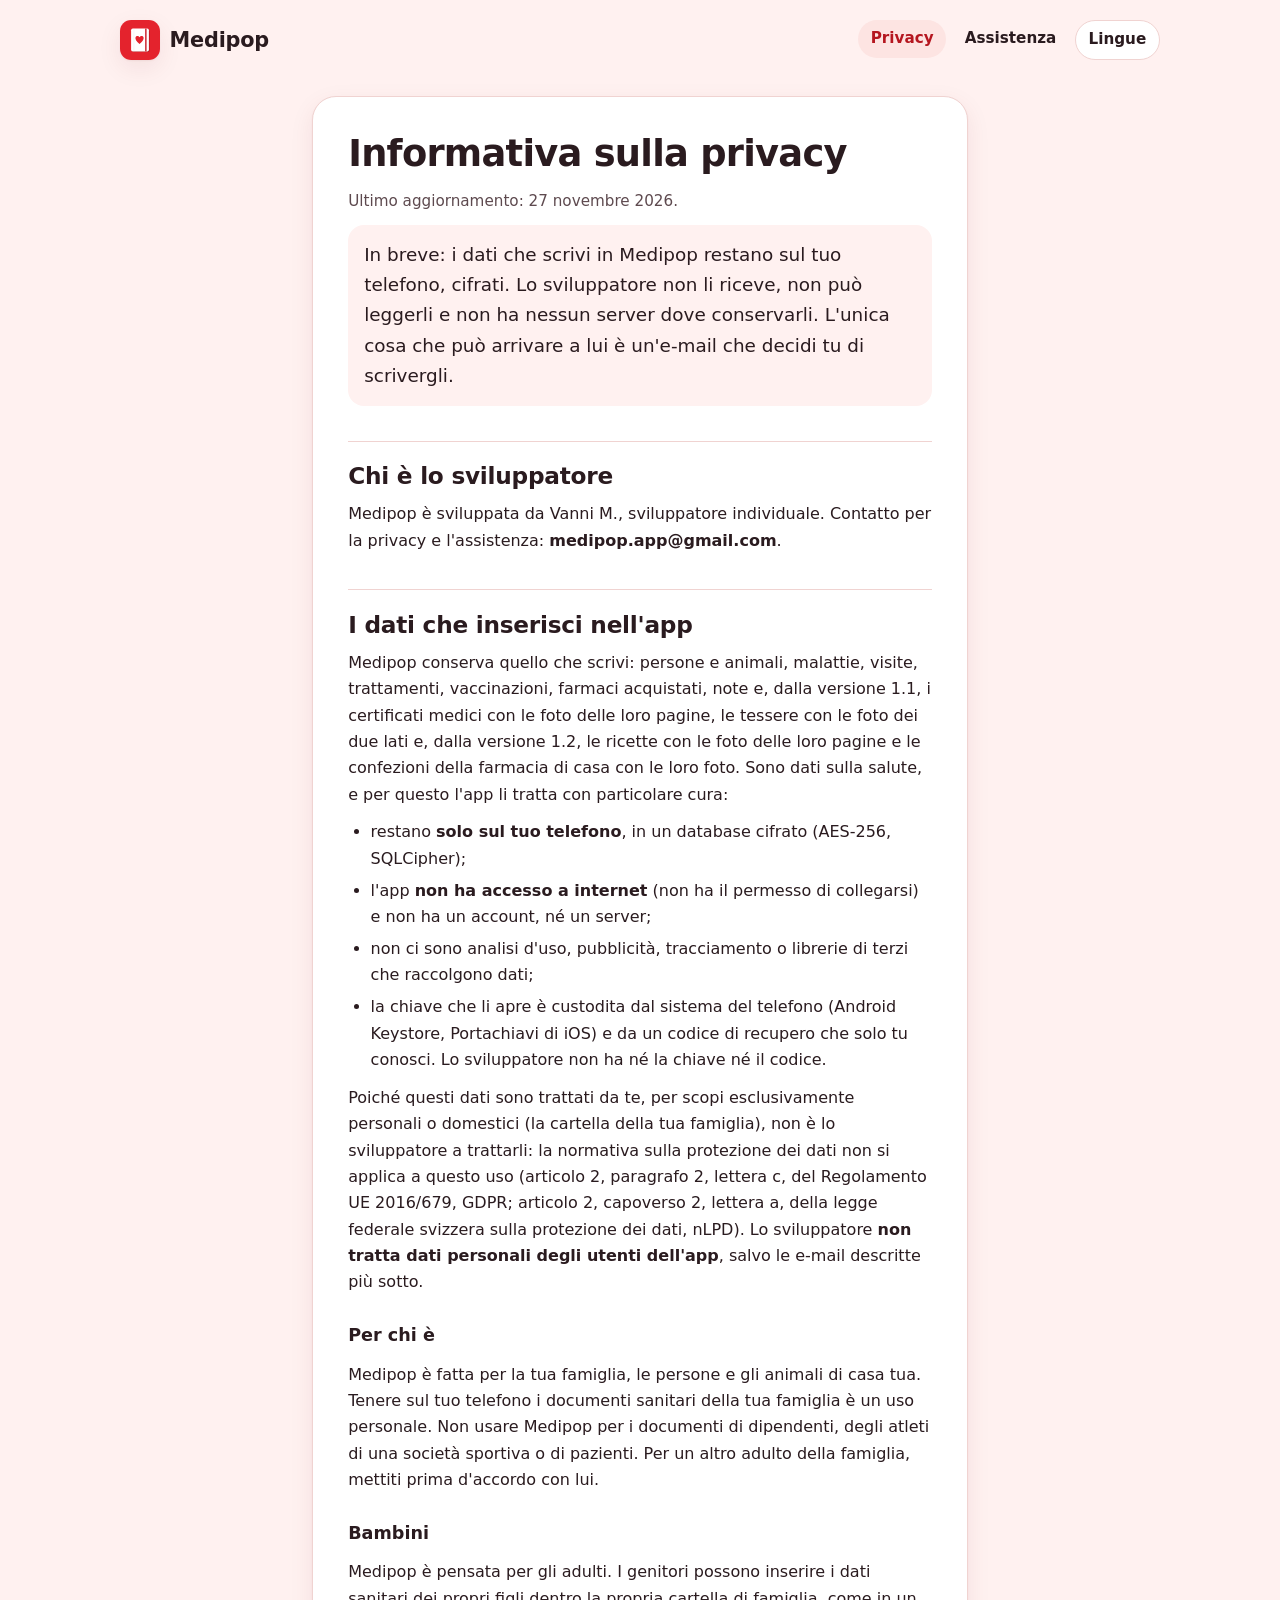
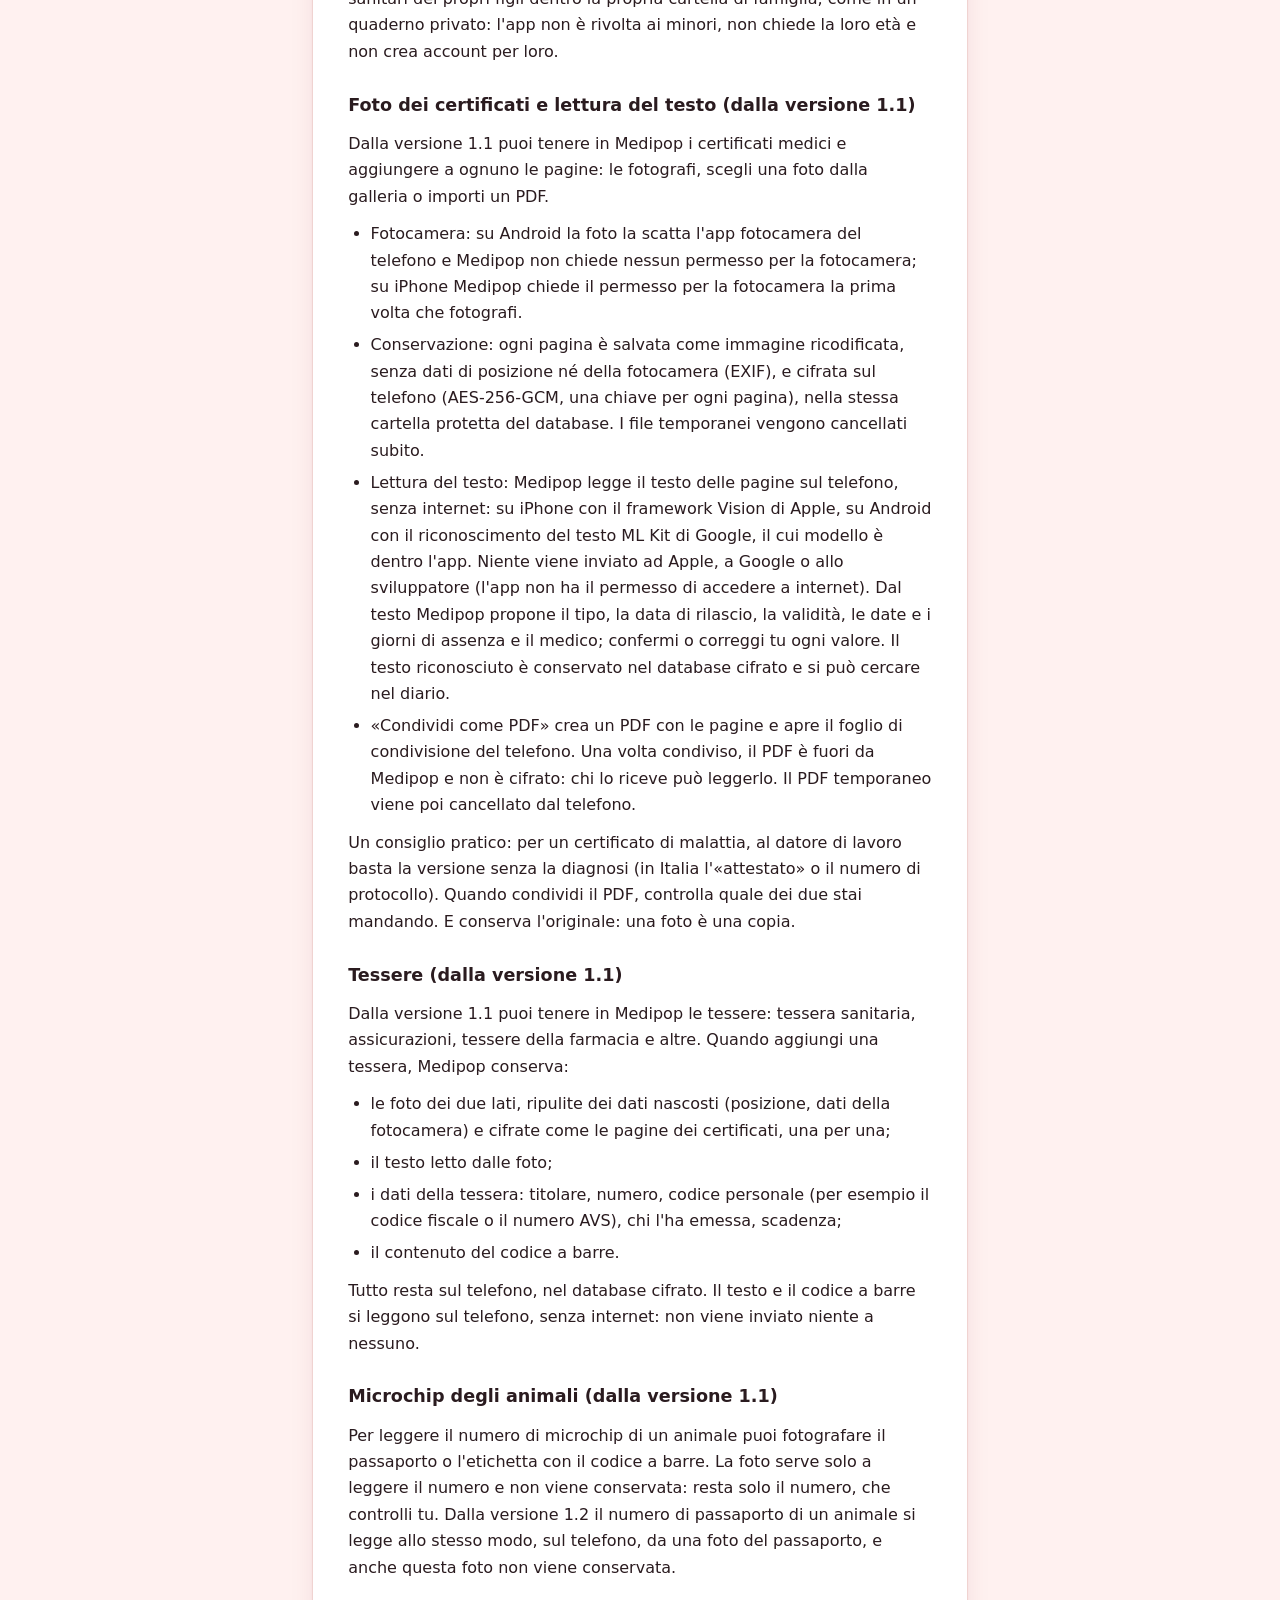
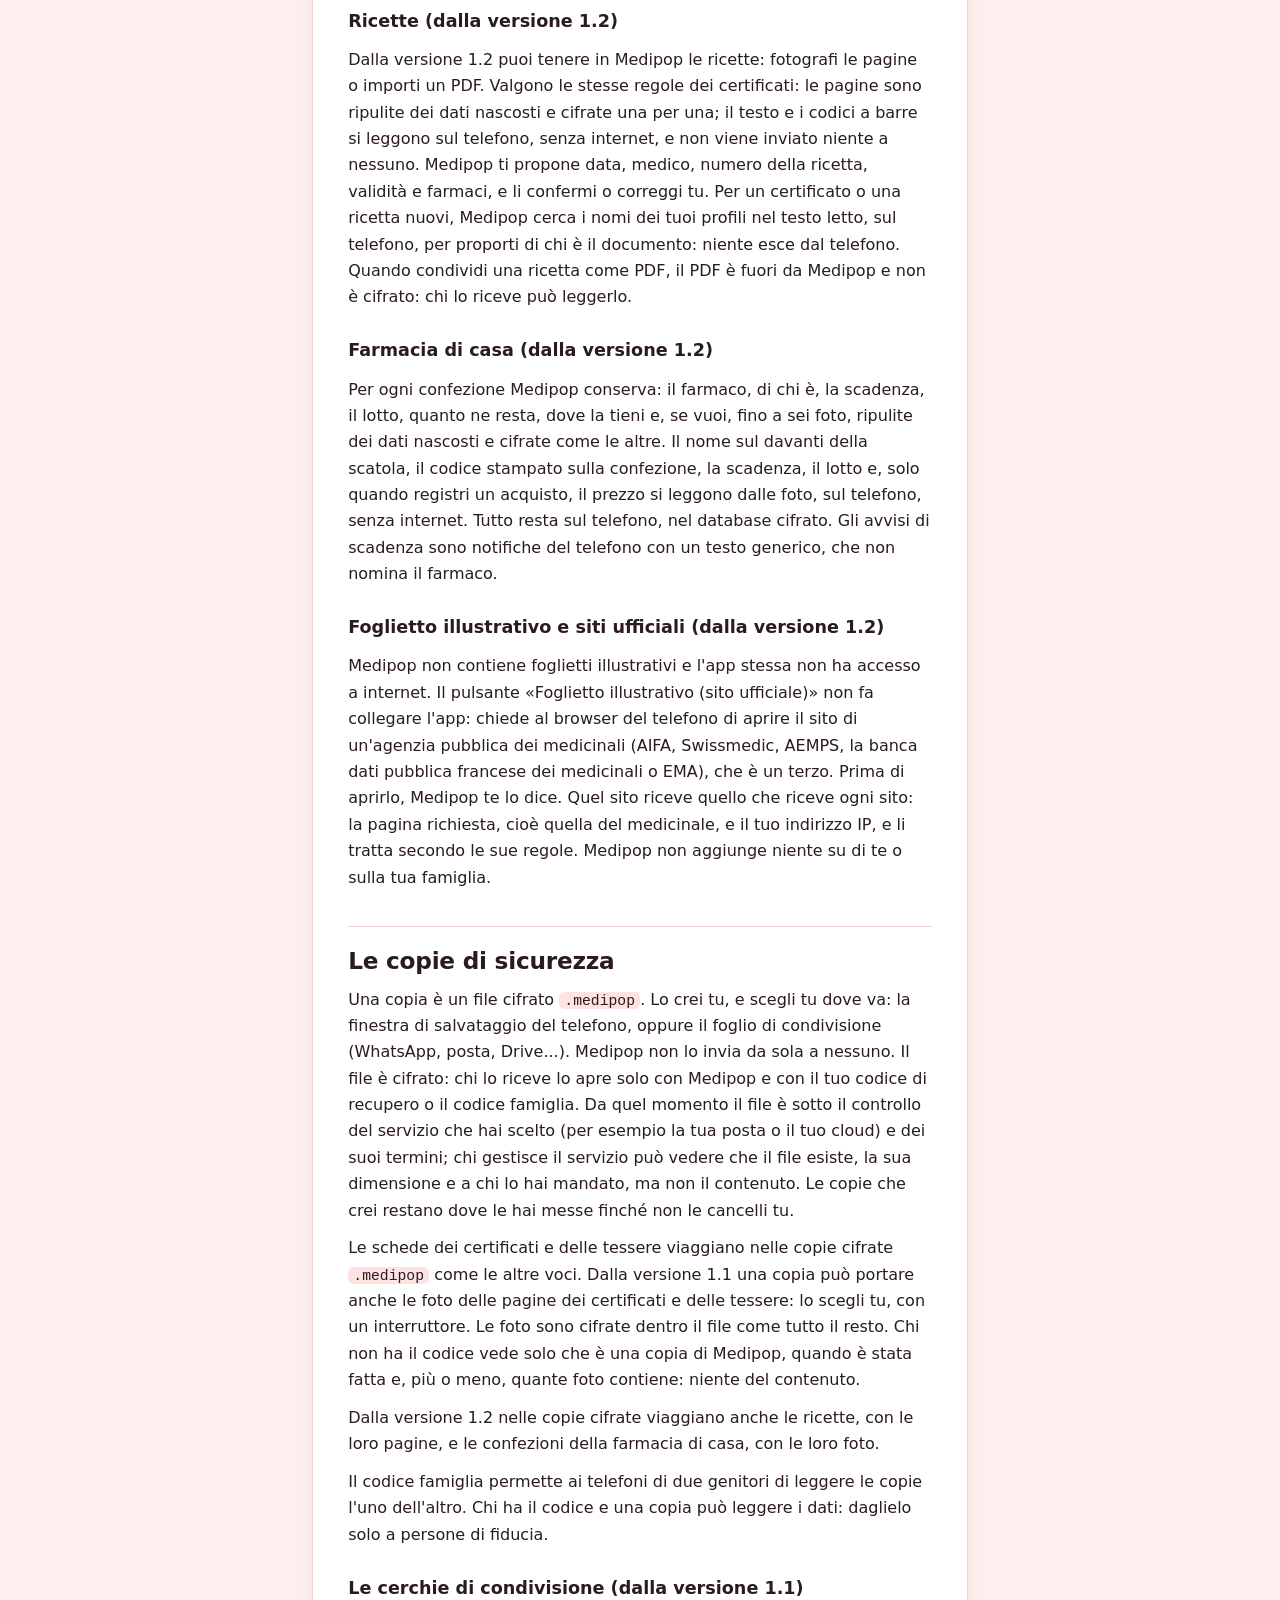
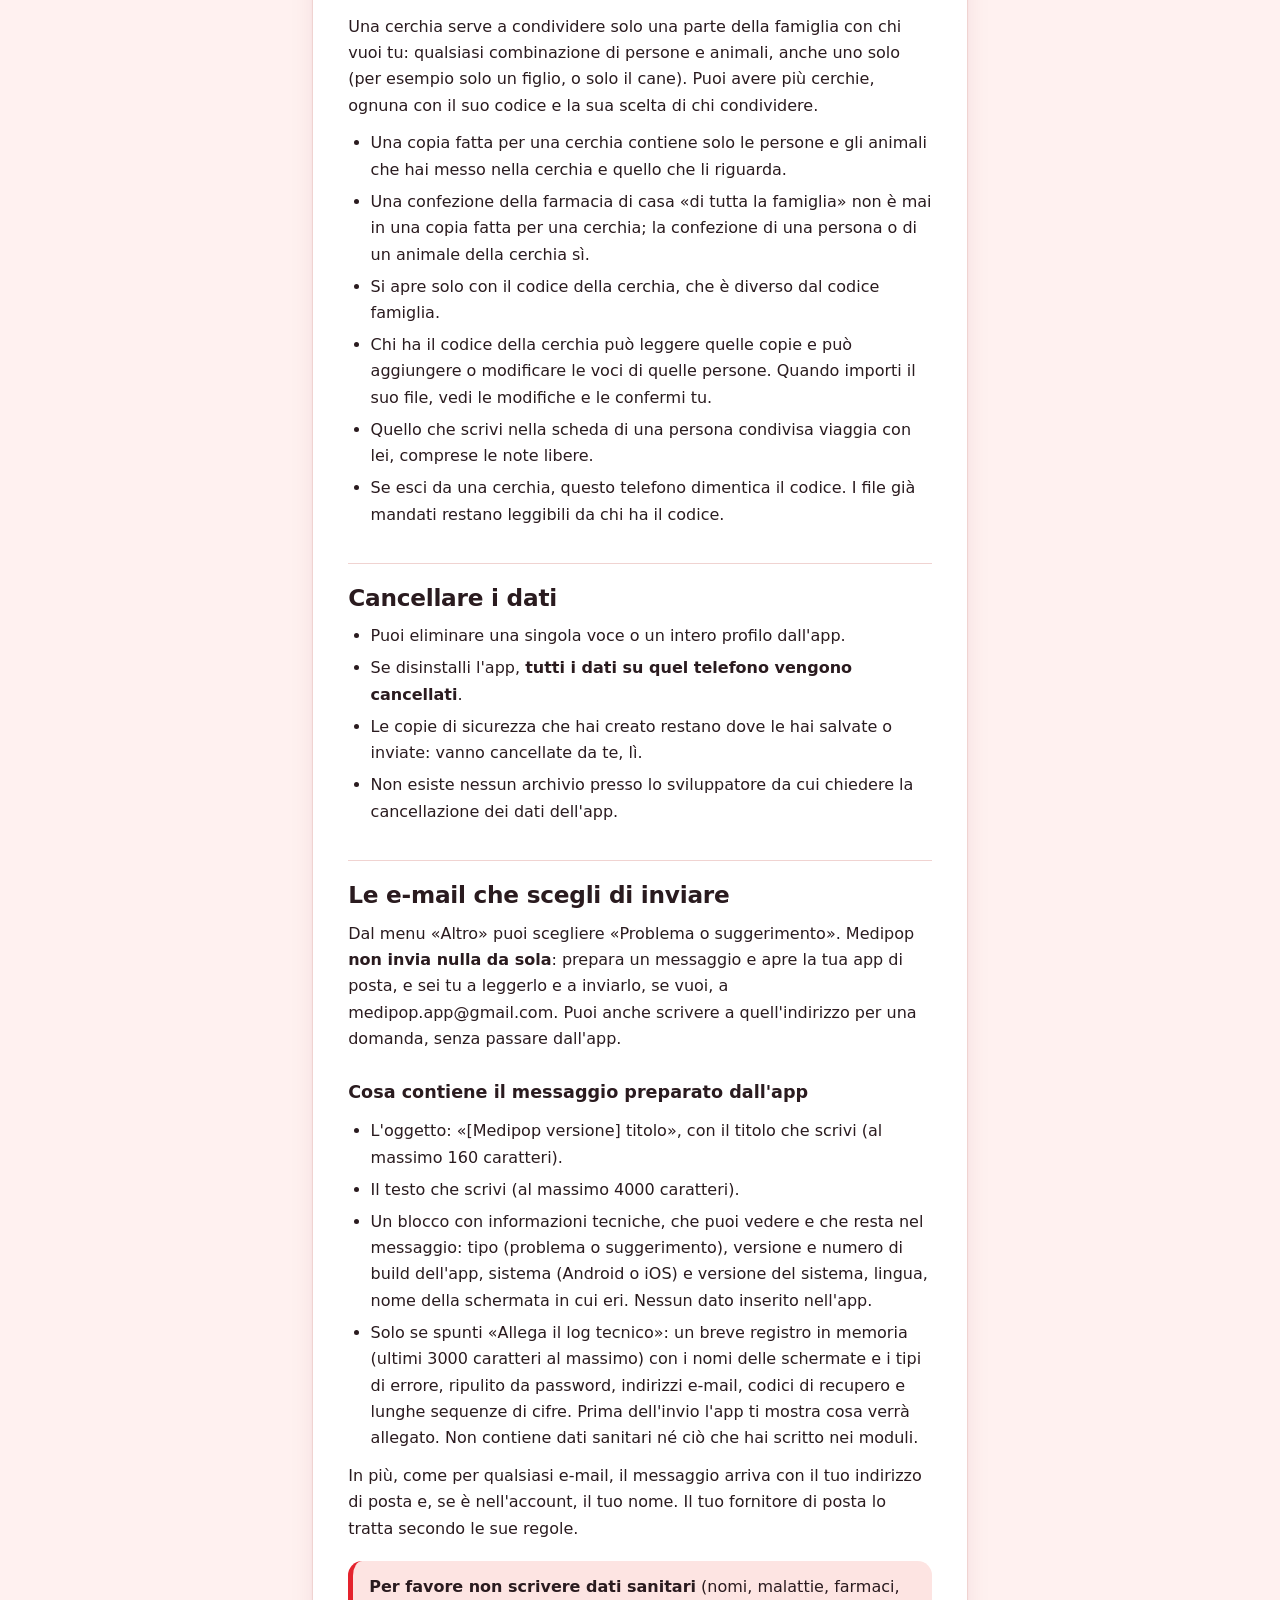
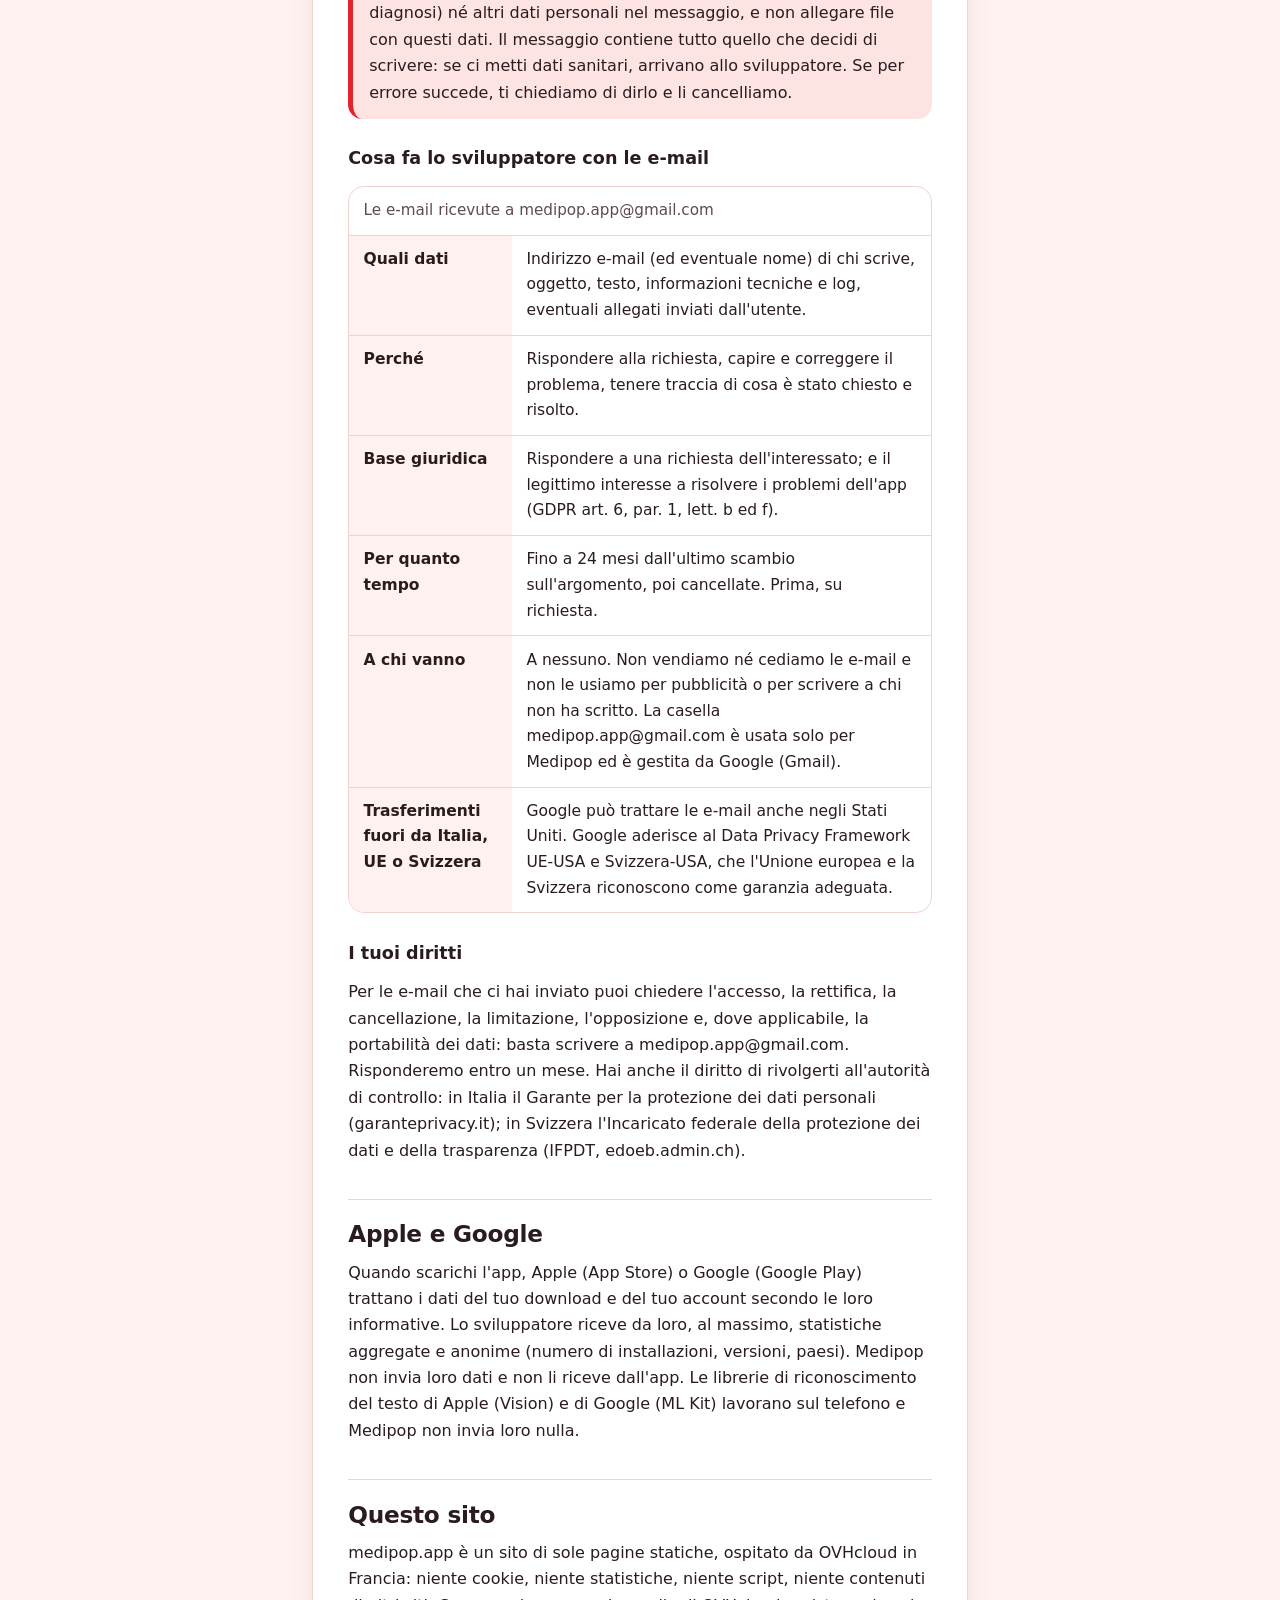
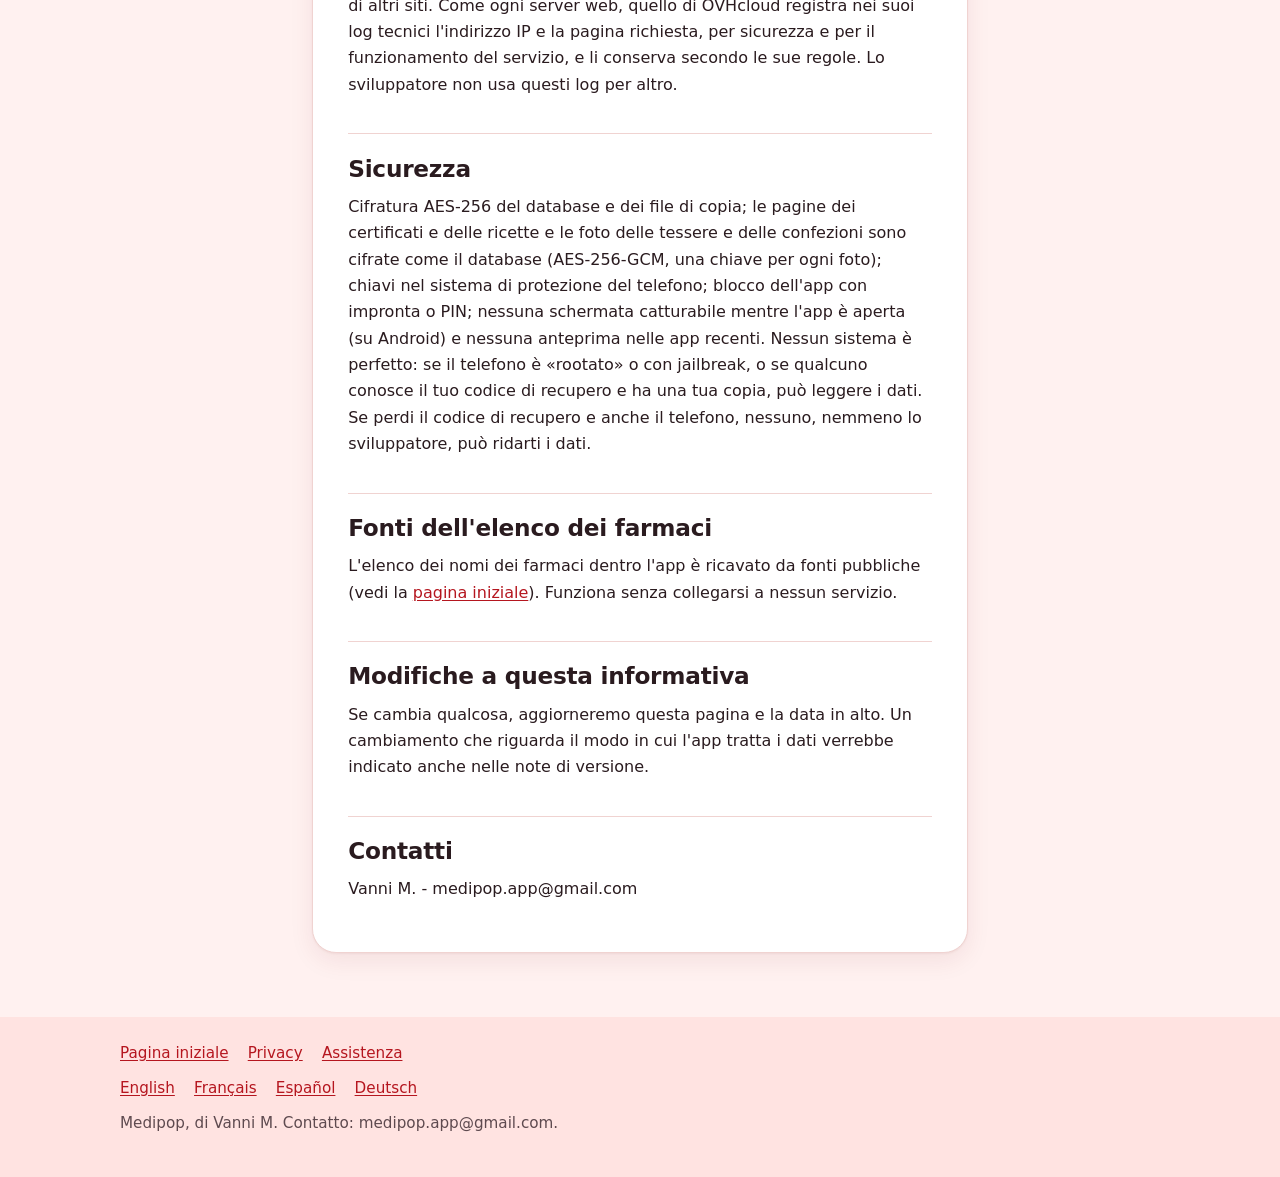
<file: privacy.html>
<!doctype html>
<html lang="it">
<head>
<meta charset="utf-8">
<meta name="viewport" content="width=device-width, initial-scale=1">
<title>Privacy - Medipop</title>
<meta name="description" content="Informativa sulla privacy di Medipop: i dati restano sul tuo telefono; cosa succede alle e-mail che scegli di inviare.">
<link rel="stylesheet" href="style.css">
<link rel="icon" href="icon.svg" type="image/svg+xml">
<link rel="alternate" hreflang="it" href="privacy.html">
<link rel="alternate" hreflang="en" href="en/privacy.html">
<link rel="alternate" hreflang="fr" href="fr/privacy.html">
<link rel="alternate" hreflang="es" href="es/privacy.html">
<link rel="alternate" hreflang="de" href="de/privacy.html">
<link rel="alternate" hreflang="x-default" href="privacy.html">
</head>
<body>
<a class="skip" href="#contenuto">Vai al contenuto</a>
<header class="site">
  <div class="wrap">
    <a class="brand" href="index.html">
      <img src="icon.svg" width="40" height="40" alt="">
      <span>Medipop</span>
    </a>
    <nav aria-label="Principale">
      <ul>
        <li><a href="privacy.html" aria-current="page">Privacy</a></li>
        <li><a href="supporto.html">Assistenza</a></li>
        <li><a href="#lingue">Lingue</a></li>
      </ul>
    </nav>
  </div>
</header>
<main id="contenuto">
<div class="wrap narrow doc">
<div class="sheet">
  <h1>Informativa sulla privacy</h1>
  <p class="muted">Ultimo aggiornamento: 27 novembre 2026.</p>

  <p class="lead">In breve: i dati che scrivi in Medipop restano sul tuo telefono, cifrati. Lo sviluppatore non li riceve, non può leggerli e non ha nessun server dove conservarli. L'unica cosa che può arrivare a lui è un'e-mail che decidi tu di scrivergli.</p>

  <h2>Chi è lo sviluppatore</h2>
  <p>Medipop è sviluppata da Vanni M., sviluppatore individuale. Contatto per la privacy e l'assistenza: <strong>medipop.app@gmail.com</strong>.</p>

  <h2>I dati che inserisci nell'app</h2>
  <p>Medipop conserva quello che scrivi: persone e animali, malattie, visite, trattamenti, vaccinazioni, farmaci acquistati, note e, dalla versione 1.1, i certificati medici con le foto delle loro pagine, le tessere con le foto dei due lati e, dalla versione 1.2, le ricette con le foto delle loro pagine e le confezioni della farmacia di casa con le loro foto. Sono dati sulla salute, e per questo l'app li tratta con particolare cura:</p>
  <ul>
    <li>restano <strong>solo sul tuo telefono</strong>, in un database cifrato (AES-256, SQLCipher);</li>
    <li>l'app <strong>non ha accesso a internet</strong> (non ha il permesso di collegarsi) e non ha un account, né un server;</li>
    <li>non ci sono analisi d'uso, pubblicità, tracciamento o librerie di terzi che raccolgono dati;</li>
    <li>la chiave che li apre è custodita dal sistema del telefono (Android Keystore, Portachiavi di iOS) e da un codice di recupero che solo tu conosci. Lo sviluppatore non ha né la chiave né il codice.</li>
  </ul>
  <p>Poiché questi dati sono trattati da te, per scopi esclusivamente personali o domestici (la cartella della tua famiglia), non è lo sviluppatore a trattarli: la normativa sulla protezione dei dati non si applica a questo uso (articolo 2, paragrafo 2, lettera c, del Regolamento UE 2016/679, GDPR; articolo 2, capoverso 2, lettera a, della legge federale svizzera sulla protezione dei dati, nLPD). Lo sviluppatore <strong>non tratta dati personali degli utenti dell'app</strong>, salvo le e-mail descritte più sotto.</p>

  <h3>Per chi è</h3>
  <p>Medipop è fatta per la tua famiglia, le persone e gli animali di casa tua. Tenere sul tuo telefono i documenti sanitari della tua famiglia è un uso personale. Non usare Medipop per i documenti di dipendenti, degli atleti di una società sportiva o di pazienti. Per un altro adulto della famiglia, mettiti prima d'accordo con lui.</p>

  <h3>Bambini</h3>
  <p>Medipop è pensata per gli adulti. I genitori possono inserire i dati sanitari dei propri figli dentro la propria cartella di famiglia, come in un quaderno privato: l'app non è rivolta ai minori, non chiede la loro età e non crea account per loro.</p>

  <h3>Foto dei certificati e lettura del testo (dalla versione 1.1)</h3>
  <p>Dalla versione 1.1 puoi tenere in Medipop i certificati medici e aggiungere a ognuno le pagine: le fotografi, scegli una foto dalla galleria o importi un PDF.</p>
  <ul>
    <li>Fotocamera: su Android la foto la scatta l'app fotocamera del telefono e Medipop non chiede nessun permesso per la fotocamera; su iPhone Medipop chiede il permesso per la fotocamera la prima volta che fotografi.</li>
    <li>Conservazione: ogni pagina è salvata come immagine ricodificata, senza dati di posizione né della fotocamera (EXIF), e cifrata sul telefono (AES-256-GCM, una chiave per ogni pagina), nella stessa cartella protetta del database. I file temporanei vengono cancellati subito.</li>
    <li>Lettura del testo: Medipop legge il testo delle pagine sul telefono, senza internet: su iPhone con il framework Vision di Apple, su Android con il riconoscimento del testo ML Kit di Google, il cui modello è dentro l'app. Niente viene inviato ad Apple, a Google o allo sviluppatore (l'app non ha il permesso di accedere a internet). Dal testo Medipop propone il tipo, la data di rilascio, la validità, le date e i giorni di assenza e il medico; confermi o correggi tu ogni valore. Il testo riconosciuto è conservato nel database cifrato e si può cercare nel diario.</li>
    <li>«Condividi come PDF» crea un PDF con le pagine e apre il foglio di condivisione del telefono. Una volta condiviso, il PDF è fuori da Medipop e non è cifrato: chi lo riceve può leggerlo. Il PDF temporaneo viene poi cancellato dal telefono.</li>
  </ul>
  <p>Un consiglio pratico: per un certificato di malattia, al datore di lavoro basta la versione senza la diagnosi (in Italia l'«attestato» o il numero di protocollo). Quando condividi il PDF, controlla quale dei due stai mandando. E conserva l'originale: una foto è una copia.</p>

  <h3>Tessere (dalla versione 1.1)</h3>
  <p>Dalla versione 1.1 puoi tenere in Medipop le tessere: tessera sanitaria, assicurazioni, tessere della farmacia e altre. Quando aggiungi una tessera, Medipop conserva:</p>
  <ul>
    <li>le foto dei due lati, ripulite dei dati nascosti (posizione, dati della fotocamera) e cifrate come le pagine dei certificati, una per una;</li>
    <li>il testo letto dalle foto;</li>
    <li>i dati della tessera: titolare, numero, codice personale (per esempio il codice fiscale o il numero AVS), chi l'ha emessa, scadenza;</li>
    <li>il contenuto del codice a barre.</li>
  </ul>
  <p>Tutto resta sul telefono, nel database cifrato. Il testo e il codice a barre si leggono sul telefono, senza internet: non viene inviato niente a nessuno.</p>

  <h3>Microchip degli animali (dalla versione 1.1)</h3>
  <p>Per leggere il numero di microchip di un animale puoi fotografare il passaporto o l'etichetta con il codice a barre. La foto serve solo a leggere il numero e non viene conservata: resta solo il numero, che controlli tu. Dalla versione 1.2 il numero di passaporto di un animale si legge allo stesso modo, sul telefono, da una foto del passaporto, e anche questa foto non viene conservata.</p>

  <h3>Ricette (dalla versione 1.2)</h3>
  <p>Dalla versione 1.2 puoi tenere in Medipop le ricette: fotografi le pagine o importi un PDF. Valgono le stesse regole dei certificati: le pagine sono ripulite dei dati nascosti e cifrate una per una; il testo e i codici a barre si leggono sul telefono, senza internet, e non viene inviato niente a nessuno. Medipop ti propone data, medico, numero della ricetta, validità e farmaci, e li confermi o correggi tu. Per un certificato o una ricetta nuovi, Medipop cerca i nomi dei tuoi profili nel testo letto, sul telefono, per proporti di chi è il documento: niente esce dal telefono. Quando condividi una ricetta come PDF, il PDF è fuori da Medipop e non è cifrato: chi lo riceve può leggerlo.</p>

  <h3>Farmacia di casa (dalla versione 1.2)</h3>
  <p>Per ogni confezione Medipop conserva: il farmaco, di chi è, la scadenza, il lotto, quanto ne resta, dove la tieni e, se vuoi, fino a sei foto, ripulite dei dati nascosti e cifrate come le altre. Il nome sul davanti della scatola, il codice stampato sulla confezione, la scadenza, il lotto e, solo quando registri un acquisto, il prezzo si leggono dalle foto, sul telefono, senza internet. Tutto resta sul telefono, nel database cifrato. Gli avvisi di scadenza sono notifiche del telefono con un testo generico, che non nomina il farmaco.</p>

  <h3>Foglietto illustrativo e siti ufficiali (dalla versione 1.2)</h3>
  <p>Medipop non contiene foglietti illustrativi e l'app stessa non ha accesso a internet. Il pulsante «Foglietto illustrativo (sito ufficiale)» non fa collegare l'app: chiede al browser del telefono di aprire il sito di un'agenzia pubblica dei medicinali (AIFA, Swissmedic, AEMPS, la banca dati pubblica francese dei medicinali o EMA), che è un terzo. Prima di aprirlo, Medipop te lo dice. Quel sito riceve quello che riceve ogni sito: la pagina richiesta, cioè quella del medicinale, e il tuo indirizzo IP, e li tratta secondo le sue regole. Medipop non aggiunge niente su di te o sulla tua famiglia.</p>

  <h2>Le copie di sicurezza</h2>
  <p>Una copia è un file cifrato <code>.medipop</code>. Lo crei tu, e scegli tu dove va: la finestra di salvataggio del telefono, oppure il foglio di condivisione (WhatsApp, posta, Drive...). Medipop non lo invia da sola a nessuno. Il file è cifrato: chi lo riceve lo apre solo con Medipop e con il tuo codice di recupero o il codice famiglia. Da quel momento il file è sotto il controllo del servizio che hai scelto (per esempio la tua posta o il tuo cloud) e dei suoi termini; chi gestisce il servizio può vedere che il file esiste, la sua dimensione e a chi lo hai mandato, ma non il contenuto. Le copie che crei restano dove le hai messe finché non le cancelli tu.</p>
  <p>Le schede dei certificati e delle tessere viaggiano nelle copie cifrate <code>.medipop</code> come le altre voci. Dalla versione 1.1 una copia può portare anche le foto delle pagine dei certificati e delle tessere: lo scegli tu, con un interruttore. Le foto sono cifrate dentro il file come tutto il resto. Chi non ha il codice vede solo che è una copia di Medipop, quando è stata fatta e, più o meno, quante foto contiene: niente del contenuto.</p>
  <p>Dalla versione 1.2 nelle copie cifrate viaggiano anche le ricette, con le loro pagine, e le confezioni della farmacia di casa, con le loro foto.</p>
  <p>Il codice famiglia permette ai telefoni di due genitori di leggere le copie l'uno dell'altro. Chi ha il codice e una copia può leggere i dati: daglielo solo a persone di fiducia.</p>

  <h3>Le cerchie di condivisione (dalla versione 1.1)</h3>
  <p>Una cerchia serve a condividere solo una parte della famiglia con chi vuoi tu: qualsiasi combinazione di persone e animali, anche uno solo (per esempio solo un figlio, o solo il cane). Puoi avere più cerchie, ognuna con il suo codice e la sua scelta di chi condividere.</p>
  <ul>
    <li>Una copia fatta per una cerchia contiene solo le persone e gli animali che hai messo nella cerchia e quello che li riguarda.</li>
    <li>Una confezione della farmacia di casa «di tutta la famiglia» non è mai in una copia fatta per una cerchia; la confezione di una persona o di un animale della cerchia sì.</li>
    <li>Si apre solo con il codice della cerchia, che è diverso dal codice famiglia.</li>
    <li>Chi ha il codice della cerchia può leggere quelle copie e può aggiungere o modificare le voci di quelle persone. Quando importi il suo file, vedi le modifiche e le confermi tu.</li>
    <li>Quello che scrivi nella scheda di una persona condivisa viaggia con lei, comprese le note libere.</li>
    <li>Se esci da una cerchia, questo telefono dimentica il codice. I file già mandati restano leggibili da chi ha il codice.</li>
  </ul>

  <h2>Cancellare i dati</h2>
  <ul>
    <li>Puoi eliminare una singola voce o un intero profilo dall'app.</li>
    <li>Se disinstalli l'app, <strong>tutti i dati su quel telefono vengono cancellati</strong>.</li>
    <li>Le copie di sicurezza che hai creato restano dove le hai salvate o inviate: vanno cancellate da te, lì.</li>
    <li>Non esiste nessun archivio presso lo sviluppatore da cui chiedere la cancellazione dei dati dell'app.</li>
  </ul>

  <h2>Le e-mail che scegli di inviare</h2>
  <p>Dal menu «Altro» puoi scegliere «Problema o suggerimento». Medipop <strong>non invia nulla da sola</strong>: prepara un messaggio e apre la tua app di posta, e sei tu a leggerlo e a inviarlo, se vuoi, a medipop.app@gmail.com. Puoi anche scrivere a quell'indirizzo per una domanda, senza passare dall'app.</p>

  <h3>Cosa contiene il messaggio preparato dall'app</h3>
  <ul>
    <li>L'oggetto: «[Medipop versione] titolo», con il titolo che scrivi (al massimo 160 caratteri).</li>
    <li>Il testo che scrivi (al massimo 4000 caratteri).</li>
    <li>Un blocco con informazioni tecniche, che puoi vedere e che resta nel messaggio: tipo (problema o suggerimento), versione e numero di build dell'app, sistema (Android o iOS) e versione del sistema, lingua, nome della schermata in cui eri. Nessun dato inserito nell'app.</li>
    <li>Solo se spunti «Allega il log tecnico»: un breve registro in memoria (ultimi 3000 caratteri al massimo) con i nomi delle schermate e i tipi di errore, ripulito da password, indirizzi e-mail, codici di recupero e lunghe sequenze di cifre. Prima dell'invio l'app ti mostra cosa verrà allegato. Non contiene dati sanitari né ciò che hai scritto nei moduli.</li>
  </ul>
  <p>In più, come per qualsiasi e-mail, il messaggio arriva con il tuo indirizzo di posta e, se è nell'account, il tuo nome. Il tuo fornitore di posta lo tratta secondo le sue regole.</p>

  <p class="note"><strong>Per favore non scrivere dati sanitari</strong> (nomi, malattie, farmaci, diagnosi) né altri dati personali nel messaggio, e non allegare file con questi dati. Il messaggio contiene tutto quello che decidi di scrivere: se ci metti dati sanitari, arrivano allo sviluppatore. Se per errore succede, ti chiediamo di dirlo e li cancelliamo.</p>

  <h3>Cosa fa lo sviluppatore con le e-mail</h3>
  <div class="tablewrap">
  <table>
    <caption class="muted caption-left">Le e-mail ricevute a medipop.app@gmail.com</caption>
    <tbody>
      <tr><th scope="row">Quali dati</th><td>Indirizzo e-mail (ed eventuale nome) di chi scrive, oggetto, testo, informazioni tecniche e log, eventuali allegati inviati dall'utente.</td></tr>
      <tr><th scope="row">Perché</th><td>Rispondere alla richiesta, capire e correggere il problema, tenere traccia di cosa è stato chiesto e risolto.</td></tr>
      <tr><th scope="row">Base giuridica</th><td>Rispondere a una richiesta dell'interessato; e il legittimo interesse a risolvere i problemi dell'app (GDPR art. 6, par. 1, lett. b ed f).</td></tr>
      <tr><th scope="row">Per quanto tempo</th><td>Fino a 24 mesi dall'ultimo scambio sull'argomento, poi cancellate. Prima, su richiesta.</td></tr>
      <tr><th scope="row">A chi vanno</th><td>A nessuno. Non vendiamo né cediamo le e-mail e non le usiamo per pubblicità o per scrivere a chi non ha scritto. La casella medipop.app@gmail.com è usata solo per Medipop ed è gestita da Google (Gmail).</td></tr>
      <tr><th scope="row">Trasferimenti fuori da Italia, UE o Svizzera</th><td>Google può trattare le e-mail anche negli Stati Uniti. Google aderisce al Data Privacy Framework UE-USA e Svizzera-USA, che l'Unione europea e la Svizzera riconoscono come garanzia adeguata.</td></tr>
    </tbody>
  </table>
  </div>

  <h3>I tuoi diritti</h3>
  <p>Per le e-mail che ci hai inviato puoi chiedere l'accesso, la rettifica, la cancellazione, la limitazione, l'opposizione e, dove applicabile, la portabilità dei dati: basta scrivere a medipop.app@gmail.com. Risponderemo entro un mese. Hai anche il diritto di rivolgerti all'autorità di controllo: in Italia il Garante per la protezione dei dati personali (garanteprivacy.it); in Svizzera l'Incaricato federale della protezione dei dati e della trasparenza (IFPDT, edoeb.admin.ch).</p>

  <h2>Apple e Google</h2>
  <p>Quando scarichi l'app, Apple (App Store) o Google (Google Play) trattano i dati del tuo download e del tuo account secondo le loro informative. Lo sviluppatore riceve da loro, al massimo, statistiche aggregate e anonime (numero di installazioni, versioni, paesi). Medipop non invia loro dati e non li riceve dall'app. Le librerie di riconoscimento del testo di Apple (Vision) e di Google (ML Kit) lavorano sul telefono e Medipop non invia loro nulla.</p>

  <h2>Questo sito</h2>
  <p>medipop.app è un sito di sole pagine statiche, ospitato da OVHcloud in Francia: niente cookie, niente statistiche, niente script, niente contenuti di altri siti. Come ogni server web, quello di OVHcloud registra nei suoi log tecnici l'indirizzo IP e la pagina richiesta, per sicurezza e per il funzionamento del servizio, e li conserva secondo le sue regole. Lo sviluppatore non usa questi log per altro.</p>

  <h2>Sicurezza</h2>
  <p>Cifratura AES-256 del database e dei file di copia; le pagine dei certificati e delle ricette e le foto delle tessere e delle confezioni sono cifrate come il database (AES-256-GCM, una chiave per ogni foto); chiavi nel sistema di protezione del telefono; blocco dell'app con impronta o PIN; nessuna schermata catturabile mentre l'app è aperta (su Android) e nessuna anteprima nelle app recenti. Nessun sistema è perfetto: se il telefono è «rootato» o con jailbreak, o se qualcuno conosce il tuo codice di recupero e ha una tua copia, può leggere i dati. Se perdi il codice di recupero e anche il telefono, nessuno, nemmeno lo sviluppatore, può ridarti i dati.</p>

  <h2>Fonti dell'elenco dei farmaci</h2>
  <p>L'elenco dei nomi dei farmaci dentro l'app è ricavato da fonti pubbliche (vedi la <a href="index.html#fonti">pagina iniziale</a>). Funziona senza collegarsi a nessun servizio.</p>

  <h2>Modifiche a questa informativa</h2>
  <p>Se cambia qualcosa, aggiorneremo questa pagina e la data in alto. Un cambiamento che riguarda il modo in cui l'app tratta i dati verrebbe indicato anche nelle note di versione.</p>

  <h2>Contatti</h2>
  <p>Vanni M. - medipop.app@gmail.com</p>
</div>
</div>
</main>
<footer class="site">
  <div class="wrap">
    <ul>
      <li><a href="index.html">Pagina iniziale</a></li>
      <li><a href="privacy.html">Privacy</a></li>
      <li><a href="supporto.html">Assistenza</a></li>
    </ul>
    <ul id="lingue" aria-label="Lingue">
      <li><a href="en/privacy.html" hreflang="en" lang="en">English</a></li>
      <li><a href="fr/privacy.html" hreflang="fr" lang="fr">Français</a></li>
      <li><a href="es/privacy.html" hreflang="es" lang="es">Español</a></li>
      <li><a href="de/privacy.html" hreflang="de" lang="de">Deutsch</a></li>
    </ul>
    <p>Medipop, di Vanni M. Contatto: medipop.app@gmail.com.</p>
  </div>
</footer>
</body>
</html>
</file>
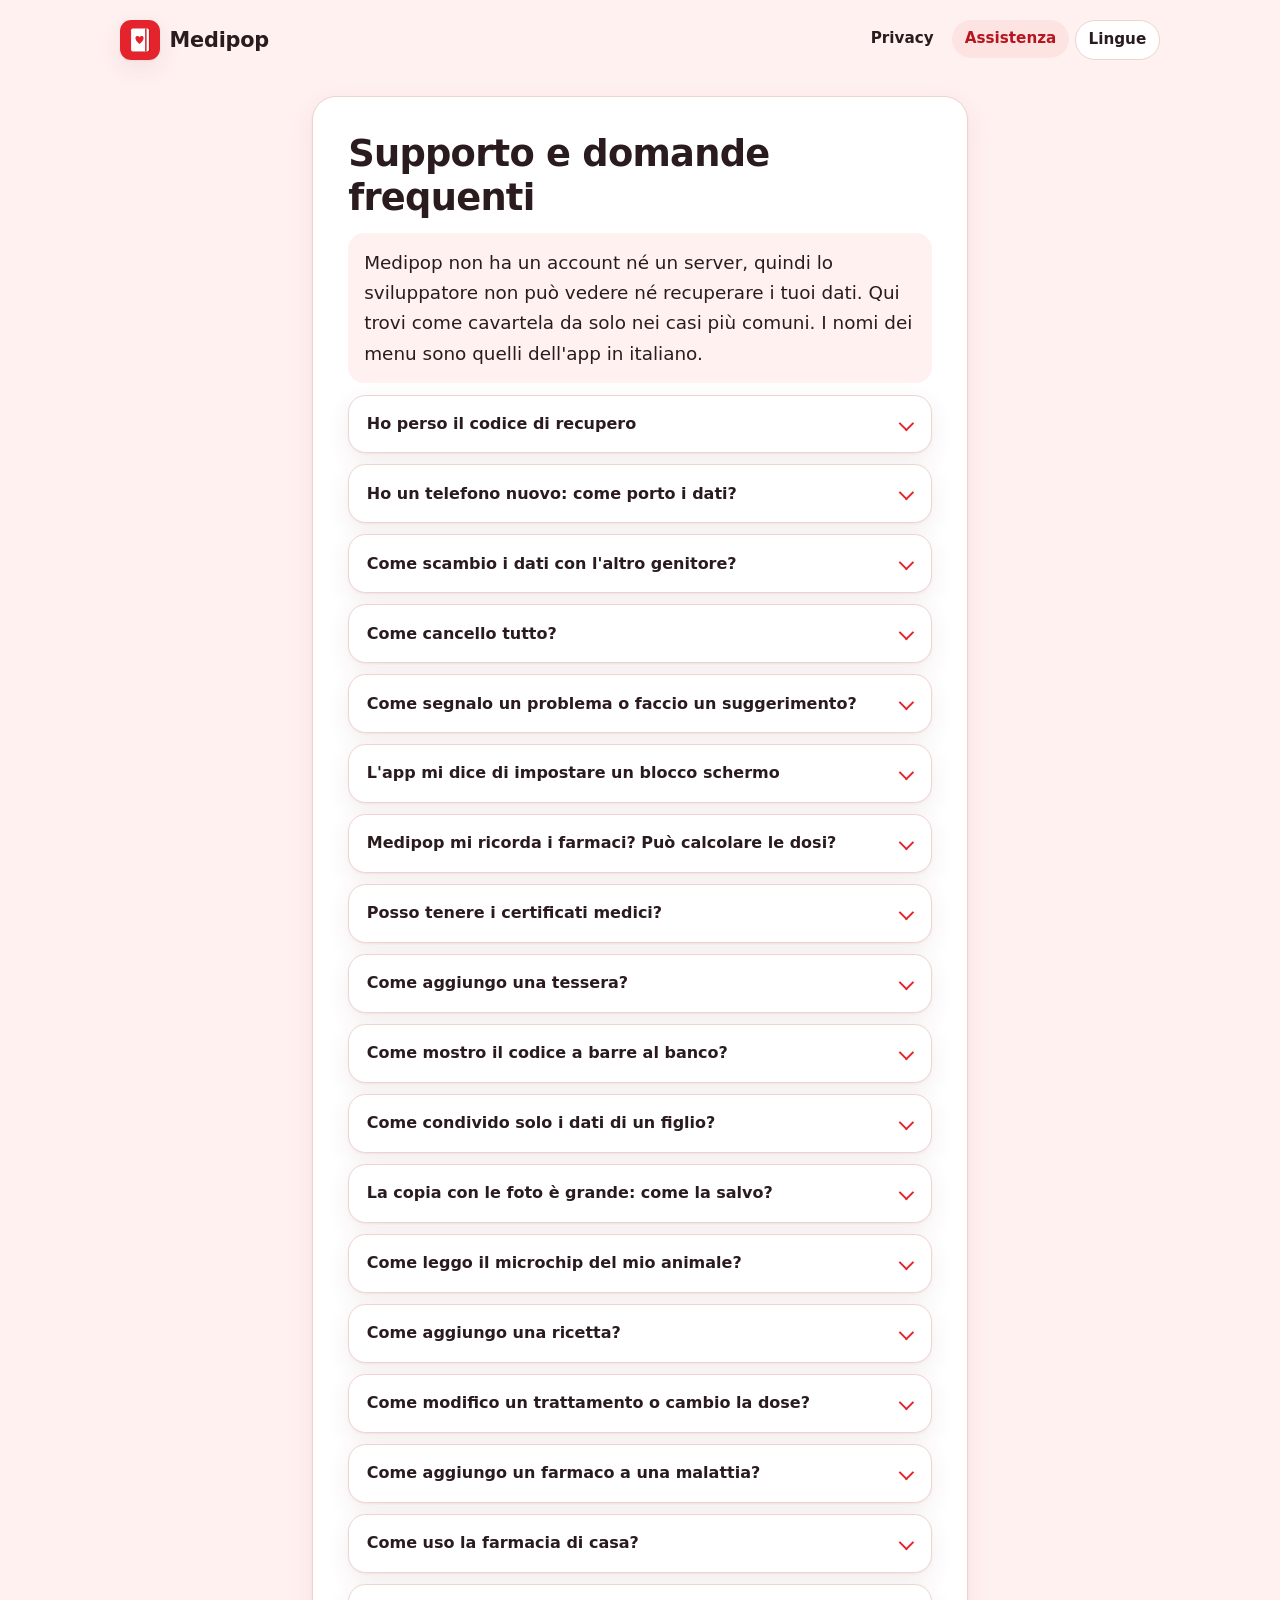
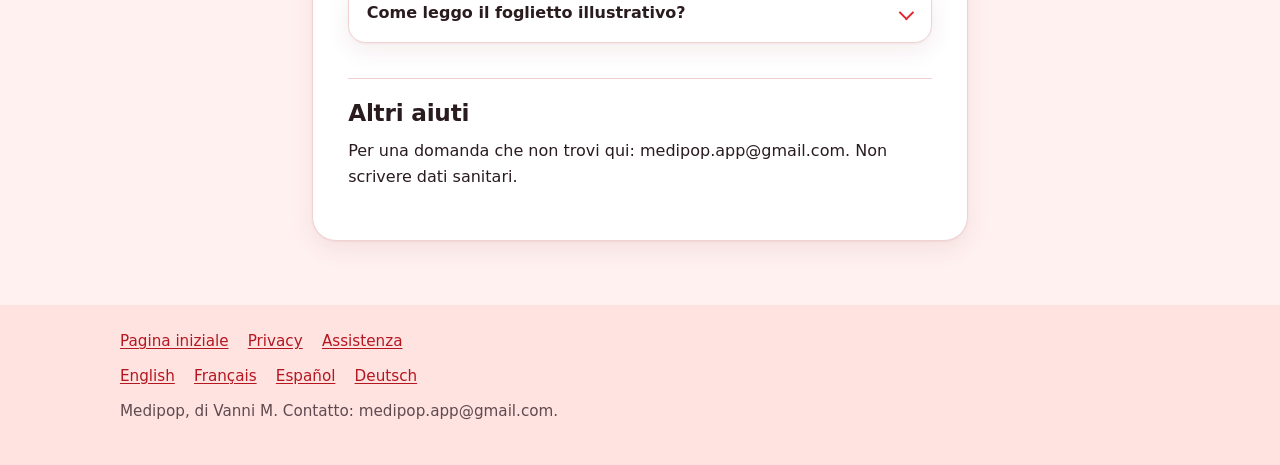
<file: supporto.html>
<!doctype html>
<html lang="it">
<head>
<meta charset="utf-8">
<meta name="viewport" content="width=device-width, initial-scale=1">
<title>Supporto - Medipop</title>
<meta name="description" content="Domande frequenti su Medipop: codice di recupero, telefono nuovo, scambio tra genitori, cancellare i dati, segnalare un problema.">
<link rel="stylesheet" href="style.css">
<link rel="icon" href="icon.svg" type="image/svg+xml">
<link rel="alternate" hreflang="it" href="supporto.html">
<link rel="alternate" hreflang="en" href="en/support.html">
<link rel="alternate" hreflang="fr" href="fr/support.html">
<link rel="alternate" hreflang="es" href="es/support.html">
<link rel="alternate" hreflang="de" href="de/support.html">
<link rel="alternate" hreflang="x-default" href="supporto.html">
</head>
<body>
<a class="skip" href="#contenuto">Vai al contenuto</a>
<header class="site">
  <div class="wrap">
    <a class="brand" href="index.html">
      <img src="icon.svg" width="40" height="40" alt="">
      <span>Medipop</span>
    </a>
    <nav aria-label="Principale">
      <ul>
        <li><a href="privacy.html">Privacy</a></li>
        <li><a href="supporto.html" aria-current="page">Assistenza</a></li>
        <li><a href="#lingue">Lingue</a></li>
      </ul>
    </nav>
  </div>
</header>
<main id="contenuto">
<div class="wrap narrow doc">
<div class="sheet">
  <h1>Supporto e domande frequenti</h1>
  <p class="lead">Medipop non ha un account né un server, quindi lo sviluppatore non può vedere né recuperare i tuoi dati. Qui trovi come cavartela da solo nei casi più comuni. I nomi dei menu sono quelli dell'app in italiano.</p>

  <details>
    <summary>Ho perso il codice di recupero</summary>
    <p>Non esiste una procedura per rifarlo, e nemmeno lo sviluppatore può recuperarlo: è così che i dati restano privati.</p>
    <ul>
      <li>Finché hai il telefono e l'app si apre, i dati sono lì: puoi continuare a usarla normalmente.</li>
      <li>Se ti sembra di averlo salvato ma non sei sicuro, vai in Altro, Sicurezza, «Controlla il codice»: scrivi o incolla il codice che hai trovato e l'app ti dice se è quello giusto, senza cambiare nulla. Cerca anche un file chiamato «Medipop-codice-di-recupero.txt» nel gestore di password, nei file o nel cloud.</li>
      <li>Se condividi i dati con l'altro genitore tramite il codice famiglia, le copie si aprono anche con quel codice, e i dati potrebbero essere anche sul suo telefono.</li>
      <li>Se perdi il codice e anche il telefono (o la chiave dentro il telefono), i dati non si recuperano.</li>
    </ul>
    <p>Quando potrai di nuovo, conserva il codice in un posto sicuro (gestore di password, file protetto, carta in un luogo riservato).</p>
  </details>

  <details>
    <summary>Ho un telefono nuovo: come porto i dati?</summary>
    <ol>
      <li>Sul telefono vecchio: Altro, «Copia e famiglia», «Esporta la copia» (o «Condividi la copia»). Salva il file <code>.medipop</code> dove puoi ritrovarlo, per esempio in una cartella cloud, oppure mandalo a te stesso.</li>
      <li>Tieni a portata di mano il codice di recupero del telefono vecchio.</li>
      <li>Sul telefono nuovo: installa Medipop (il telefono deve avere un blocco schermo), poi nella schermata di benvenuto tocca «Ripristina da una copia». Scegli il file e scrivi il codice di recupero del vecchio telefono (oppure il codice famiglia).</li>
      <li>Medipop crea una cassaforte <strong>nuova</strong>, con un <strong>nuovo codice di recupero</strong>: salvalo, perché da qui in poi è quello che vale.</li>
    </ol>
    <p>Fai la copia prima di cambiare telefono: se il vecchio è già perso e non hai nessuna copia, i dati non si possono recuperare.</p>
  </details>

  <details>
    <summary>Come scambio i dati con l'altro genitore?</summary>
    <ol>
      <li>Sul primo telefono: Altro, «Copia e famiglia», «Crea il codice famiglia». Mandalo all'altro genitore con «Invia», oppure copialo o salvalo come file. Meglio a voce o in un messaggio diverso dalla chat dove manderete le copie: chi ha il codice e una copia può leggere i dati.</li>
      <li>Sull'altro telefono: Altro, «Copia e famiglia», «Unisciti a una famiglia», «Incolla» (o «Carica da file»).</li>
      <li>Ora una copia fatta da uno si apre sull'altro. Con «Condividi la copia» la mandi con l'app che preferisci (WhatsApp, posta, Drive...); l'altro la apre con «Apri con Medipop» o da «Importa una copia».</li>
      <li>Prima di importare vedi un'anteprima di cosa cambierebbe. Se due profili sembrano lo stesso, l'app te lo chiede. I dati si uniscono, non si sovrascrivono alla cieca: per quelli modificati vince la modifica più recente.</li>
    </ol>
    <p>Se importi qualcosa per sbaglio, «Annulla l'ultima importazione» rimette le cose come prima (la copia di sicurezza resta 7 giorni).</p>
    <p>Se l'altro genitore non deve più poter leggere le copie: esci dalla famiglia, crea un codice nuovo e daglielo solo a chi vuoi. Le copie già salvate con il vecchio codice restano leggibili da chi lo conosce.</p>
  </details>

  <details>
    <summary>Come cancello tutto?</summary>
    <ul>
      <li><strong>Una voce</strong>: aprila e scegli «Elimina questa voce». <strong>Un profilo</strong> con tutta la sua storia: dalla scheda Famiglia, «Elimina profilo». Non si può annullare.</li>
      <li><strong>Tutto sul telefono</strong>: disinstalla l'app. I dati vengono cancellati insieme a lei.</li>
      <li><strong>Le copie</strong> che hai creato restano dove le hai salvate o mandate (file, cloud, chat, posta): cancellale da lì.</li>
      <li>Se vuoi cancellare anche le e-mail che hai mandato allo sviluppatore, scrivi a medipop.app@gmail.com.</li>
    </ul>
  </details>

  <details>
    <summary>Come segnalo un problema o faccio un suggerimento?</summary>
    <p>Dentro l'app: Altro, «Problema o suggerimento». Scegli il tipo, scrivi un titolo e il testo. L'app apre la tua app di posta con il messaggio già pronto, indirizzato a medipop.app@gmail.com: leggilo e invialo tu. Non parte nulla da sola.</p>
    <p>Il messaggio contiene il tuo testo e un blocco tecnico (versione dell'app, sistema, lingua, nome della schermata). Se vuoi puoi allegare un breve registro tecnico, che mostra solo nomi di schermate e tipi di errore. Tutti i dettagli sono nell'<a href="privacy.html">informativa sulla privacy</a>.</p>
    <p><strong>Non scrivere dati sanitari né nomi</strong> nel messaggio. Descrivi cosa hai fatto e cosa è successo, senza i contenuti. Se non hai un'app di posta, scrivi a medipop.app@gmail.com.</p>
  </details>

  <details>
    <summary>L'app mi dice di impostare un blocco schermo</summary>
    <p>Medipop protegge i dati con la chiave custodita dal sistema del telefono e ha bisogno che il telefono abbia un PIN, una sequenza, una password o un'impronta (o Face ID, su iPhone). Imposta il blocco nelle impostazioni di sicurezza del telefono e torna nell'app: lei ricontrolla da sola.</p>
  </details>

  <details>
    <summary>Medipop mi ricorda i farmaci? Può calcolare le dosi?</summary>
    <p>I promemoria sì: scegli tu l'ora e per quali familiari ricevere la notifica, che non mostra mai il farmaco: al massimo c'è il nome del familiare, senza cognome, e puoi nasconderlo in Altro, Notifiche. Dalla versione 1.2 un avviso segnala anche le confezioni della farmacia di casa che stanno per scadere, sempre senza nominare il farmaco. Le dosi no: Medipop conserva solo quello che scrivi, la dose è il testo che copi dalla confezione o dalla ricetta, e l'app non la calcola né la controlla. Non si salvano altre foto o documenti, oltre alle pagine dei certificati medici e alle foto delle tessere (dalla versione 1.1), alle pagine delle ricette e alle foto delle confezioni (dalla versione 1.2), e non dà consigli medici. Non controlla le interazioni e non dice a che cosa serve un medicinale. Per queste cose rivolgiti al medico, al farmacista o al veterinario.</p>
  </details>

  <details>
    <summary>Posso tenere i certificati medici?</summary>
    <p>Sì, dalla versione 1.1. Medipop ha un archivio dei certificati medici di ogni persona e animale: sportivi (agonistici e non agonistici), di malattia per il lavoro, di assenza scolastica, di idoneità (lavoro, guida, altro) e altri. Per aggiungerne uno vai in «Aggiungi al diario», «Certificato medico», poi aggiungi le pagine con «Scatta», «Dalla galleria» o «Importa PDF». Su Android la foto la scatta l'app fotocamera del telefono e Medipop non chiede nessun permesso per la fotocamera; su iPhone lo chiede la prima volta che fotografi.</p>
    <ul>
      <li>Le pagine sono cifrate sul telefono e salvate senza dati di posizione.</li>
      <li>Medipop legge il testo sul telefono, senza internet, e ti propone tipo, date, assenza e medico: confermi o correggi tu ogni valore. Il testo si può cercare nel diario.</li>
      <li>L'avviso di scadenza è facoltativo: lo stesso giorno o 7, 15, 30 o 60 giorni prima. La notifica non dice di che certificato si tratta: al massimo c'è il nome del familiare, che puoi nascondere in Altro, Notifiche.</li>
      <li>«Condividi come PDF» crea un PDF delle pagine e apre il foglio di condivisione. Il PDF condiviso non è cifrato: chi lo riceve può leggerlo.</li>
      <li>Le schede dei certificati sono nelle copie cifrate <code>.medipop</code> come le altre voci. Dalla versione 1.1 la copia può portare anche le foto delle pagine: lo scegli con un interruttore.</li>
    </ul>
    <p>Una copia in Medipop non sostituisce il documento originale: conservalo. Medipop non interpreta i certificati e non dà consigli medici.</p>
  </details>

  <details>
    <summary>Come aggiungo una tessera?</summary>
    <p>Dalla versione 1.1. Vai in Altro, «Tessere» e aggiungi una tessera. Per il fronte tocca «Scatta» o «Dalla galleria»; poi fai lo stesso per il retro, se serve.</p>
    <p>Medipop legge sul telefono, senza internet, i dati e il codice a barre, e salva subito la tessera. Finché non hai guardato i dati, la tessera resta segnata «da controllare»: aprila e controlla che i dati letti siano giusti.</p>
  </details>

  <details>
    <summary>Come mostro il codice a barre al banco?</summary>
    <p>Dalla versione 1.1. Apri la tessera e tocca «Mostra il codice»: il codice a barre riappare grande e lo schermo va alla luminosità massima.</p>
    <p>La foto di una tessera è una copia di comodo: non sostituisce la tessera dove servono il chip o la banda magnetica, né la tessera europea all'estero.</p>
  </details>

  <details>
    <summary>Come condivido solo i dati di un figlio?</summary>
    <p>Dalla versione 1.1, con una cerchia: le persone e gli animali che scegli tu, in qualsiasi combinazione (solo un figlio, due persone, anche solo il cane), condivisi con qualcuno. Puoi avere più cerchie, ognuna con il suo codice e la sua scelta di chi condividere.</p>
    <ol>
      <li>Vai in Altro, «Copia e famiglia», «Cerchie di condivisione», «Crea una cerchia». Dai un nome alla cerchia e scegli chi condividere.</li>
      <li>Manda il codice della cerchia all'altro genitore, una volta sola. Meglio non nella stessa chat dove manderete le copie.</li>
      <li>Poi tocca «Condividi la copia» (o «Esporta la copia») e scegli per chi è la copia: la cerchia. Lì puoi anche cambiare chi ci entra. La copia contiene solo le persone e gli animali della cerchia.</li>
      <li>L'altro genitore, nelle cerchie di condivisione, tocca «Entra in una cerchia» e incolla il codice. Poi apre il file con «Apri con Medipop».</li>
    </ol>
    <p>Chi ha il codice della cerchia vede solo le persone di quella cerchia, non il resto della famiglia. Se aggiunge o modifica le loro voci, quando importi il suo file vedi le modifiche e le confermi tu. Tutti i dettagli sono nell'<a href="privacy.html">informativa sulla privacy</a>.</p>
  </details>

  <details>
    <summary>La copia con le foto è grande: come la salvo?</summary>
    <p>Dalla versione 1.1 la copia può portare anche le foto di certificati e tessere, e il file può diventare grande.</p>
    <ul>
      <li>Con «Condividi la copia» scegli tu dove metterla: File, una cartella cloud, un messaggio.</li>
      <li>Oppure togli le foto con l'interruttore: il file diventa piccolo e ognuno tiene le sue foto sul proprio telefono.</li>
    </ul>
  </details>

  <details>
    <summary>Come leggo il microchip del mio animale?</summary>
    <p>Dalla versione 1.1. Apri il profilo dell'animale e tocca «Modifica». Accanto a «Microchip» tocca «Leggi con la fotocamera» e fotografa l'etichetta del passaporto. Poi controlla il numero letto. La foto serve solo a leggere il numero e non viene conservata.</p>
  </details>

  <details>
    <summary>Come aggiungo una ricetta?</summary>
    <p>Dalla versione 1.2. Vai in «Aggiungi al diario», «Ricetta» e aggiungi le pagine fotografandole o importando un PDF.</p>
    <ul>
      <li>Medipop legge sul telefono, senza internet, il testo e i codici a barre, e ti propone la data, il medico, il numero della ricetta, la validità e i farmaci che riconosce. Non viene aggiunto nulla finché non confermi tu.</li>
      <li>Per rivedere il codice a barre grande sullo schermo, tocca «Mostra il codice».</li>
      <li>Da un farmaco prescritto, «Crea il trattamento» apre un trattamento già compilato con quel farmaco. Dose e orari li scrivi tu: Medipop non li calcola.</li>
      <li>Puoi condividere la ricetta come PDF. Il PDF condiviso non è cifrato: chi lo riceve può leggerlo.</li>
      <li>Le ricette, con le loro pagine, sono nelle copie cifrate come il resto.</li>
    </ul>
    <p>È una copia personale: se una farmacia accetta una copia dipende dal paese e dal tipo di ricetta. Conserva l'originale.</p>
  </details>

  <details>
    <summary>Come modifico un trattamento o cambio la dose?</summary>
    <p>Dalla versione 1.2. Nel diario apri la scheda del trattamento.</p>
    <ul>
      <li>Tocca «Modifica»: puoi cambiare tutto, anche la data di inizio, anche con date nel passato.</li>
      <li>«Ultimo giorno» va di pari passo con «Durata in giorni». Se lo lasci vuoto, il trattamento dura finché non lo fermi.</li>
      <li>In «Cambi di dose» tocca «Cambia la dose da un giorno»: scegli il giorno, poi scrivi la dose, quante volte al giorno e a che ora. Vale per esempio per una dose che sale o scende. Si può scegliere anche un giorno passato.</li>
      <li>Resta un solo trattamento: il diario mostra una riga per ogni cambio. I promemoria seguono gli orari in vigore in ciascun giorno.</li>
      <li>Dose e orari li scrivi tu: Medipop non li calcola e non li propone, salva quello che scrivi.</li>
    </ul>
  </details>

  <details>
    <summary>Come aggiungo un farmaco a una malattia?</summary>
    <p>Dalla versione 1.2. Apri la scheda della malattia: sotto «Farmaci per questa malattia» trovi i farmaci già aggiunti.</p>
    <ul>
      <li>Tocca «Aggiungi un farmaco». Puoi aggiungerlo da un giorno successivo, che è la sua data di inizio.</li>
      <li>Per fermarlo da un certo giorno, tocca il farmaco nell'elenco, poi in «Ultimo giorno» scegli l'ultimo giorno in cui va preso.</li>
    </ul>
  </details>

  <details>
    <summary>Come uso la farmacia di casa?</summary>
    <p>Dalla versione 1.2. Vai in Altro, «Farmacia di casa» e aggiungi una confezione. Puoi scrivere i dati a mano o partire da una foto: Medipop legge sul telefono, senza internet, il piccolo codice quadrato stampato sulla confezione (porta prodotto, scadenza e lotto) e, in Italia, anche il codice a barre del bollino della farmacia; se non li trova, prova con la scadenza stampata. Controlla sempre quello che ha letto prima di salvare.</p>
    <ul>
      <li>Per ogni confezione: il farmaco, di chi è (di tutta la famiglia, di una persona o di un animale), la scadenza, il lotto, quanto ne resta, dove la tieni e, se vuoi, una foto.</li>
      <li>L'elenco mostra prima le confezioni scadute, poi quelle che scadono entro 30 giorni. Compaiono anche nella scheda «Oggi», sotto «In scadenza».</li>
      <li>Ricevi un avviso 30 giorni prima della scadenza e uno il giorno stesso, con un testo generico che non nomina mai il farmaco. Per ogni confezione puoi spegnerlo.</li>
      <li>Da una confezione tocca «Inizia un trattamento».</li>
      <li>Le confezioni, con la loro foto, sono nelle copie cifrate. Una confezione «di tutta la famiglia» non è mai nella copia fatta per una cerchia; quella di una persona o di un animale della cerchia sì.</li>
    </ul>
  </details>

  <details>
    <summary>Come leggo il foglietto illustrativo?</summary>
    <p>Medipop non contiene i foglietti e non ha internet. Per una confezione con un codice italiano, svizzero, spagnolo, francese o di un farmaco autorizzato per tutta l'UE, aprila e tocca «Foglietto illustrativo (sito ufficiale)»: si apre il browser del telefono sul sito ufficiale dell'agenzia dei medicinali (AIFA, Swissmedic, AEMPS, la banca dati pubblica francese dei medicinali, EMA). Prima di aprirlo, Medipop ti avvisa che quel sito vedrà la pagina richiesta e il tuo indirizzo IP, come ogni sito; Medipop non invia altro.</p>
    <p>Per i codici tedeschi e austriaci il pulsante non c'è, perché da quel codice non si arriva a un sito ufficiale. Medipop non spiega a che cosa serve un medicinale: per questo rivolgiti al medico o al farmacista.</p>
  </details>

  <h2>Altri aiuti</h2>
  <p>Per una domanda che non trovi qui: medipop.app@gmail.com. Non scrivere dati sanitari.</p>
</div>
</div>
</main>
<footer class="site">
  <div class="wrap">
    <ul>
      <li><a href="index.html">Pagina iniziale</a></li>
      <li><a href="privacy.html">Privacy</a></li>
      <li><a href="supporto.html">Assistenza</a></li>
    </ul>
    <ul id="lingue" aria-label="Lingue">
      <li><a href="en/support.html" hreflang="en" lang="en">English</a></li>
      <li><a href="fr/support.html" hreflang="fr" lang="fr">Français</a></li>
      <li><a href="es/support.html" hreflang="es" lang="es">Español</a></li>
      <li><a href="de/support.html" hreflang="de" lang="de">Deutsch</a></li>
    </ul>
    <p>Medipop, di Vanni M. Contatto: medipop.app@gmail.com.</p>
  </div>
</footer>
</body>
</html>
</file>
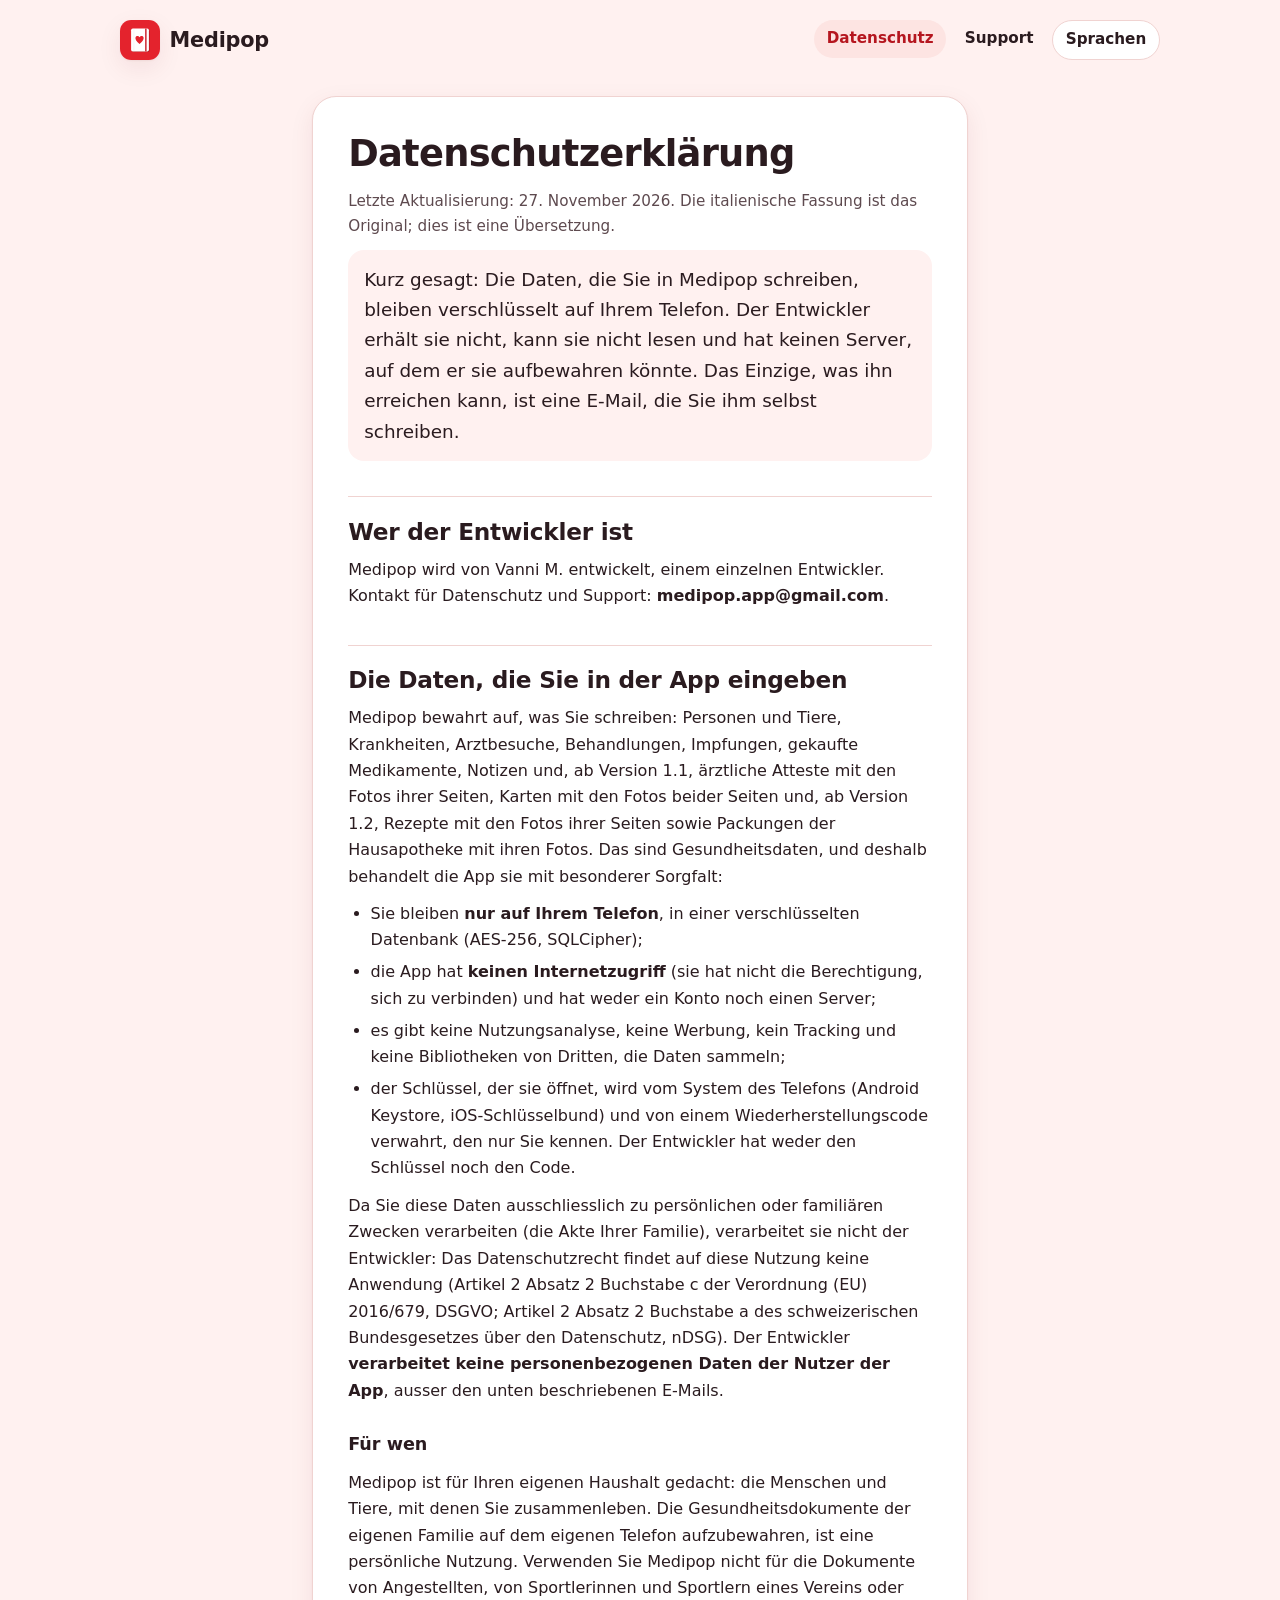
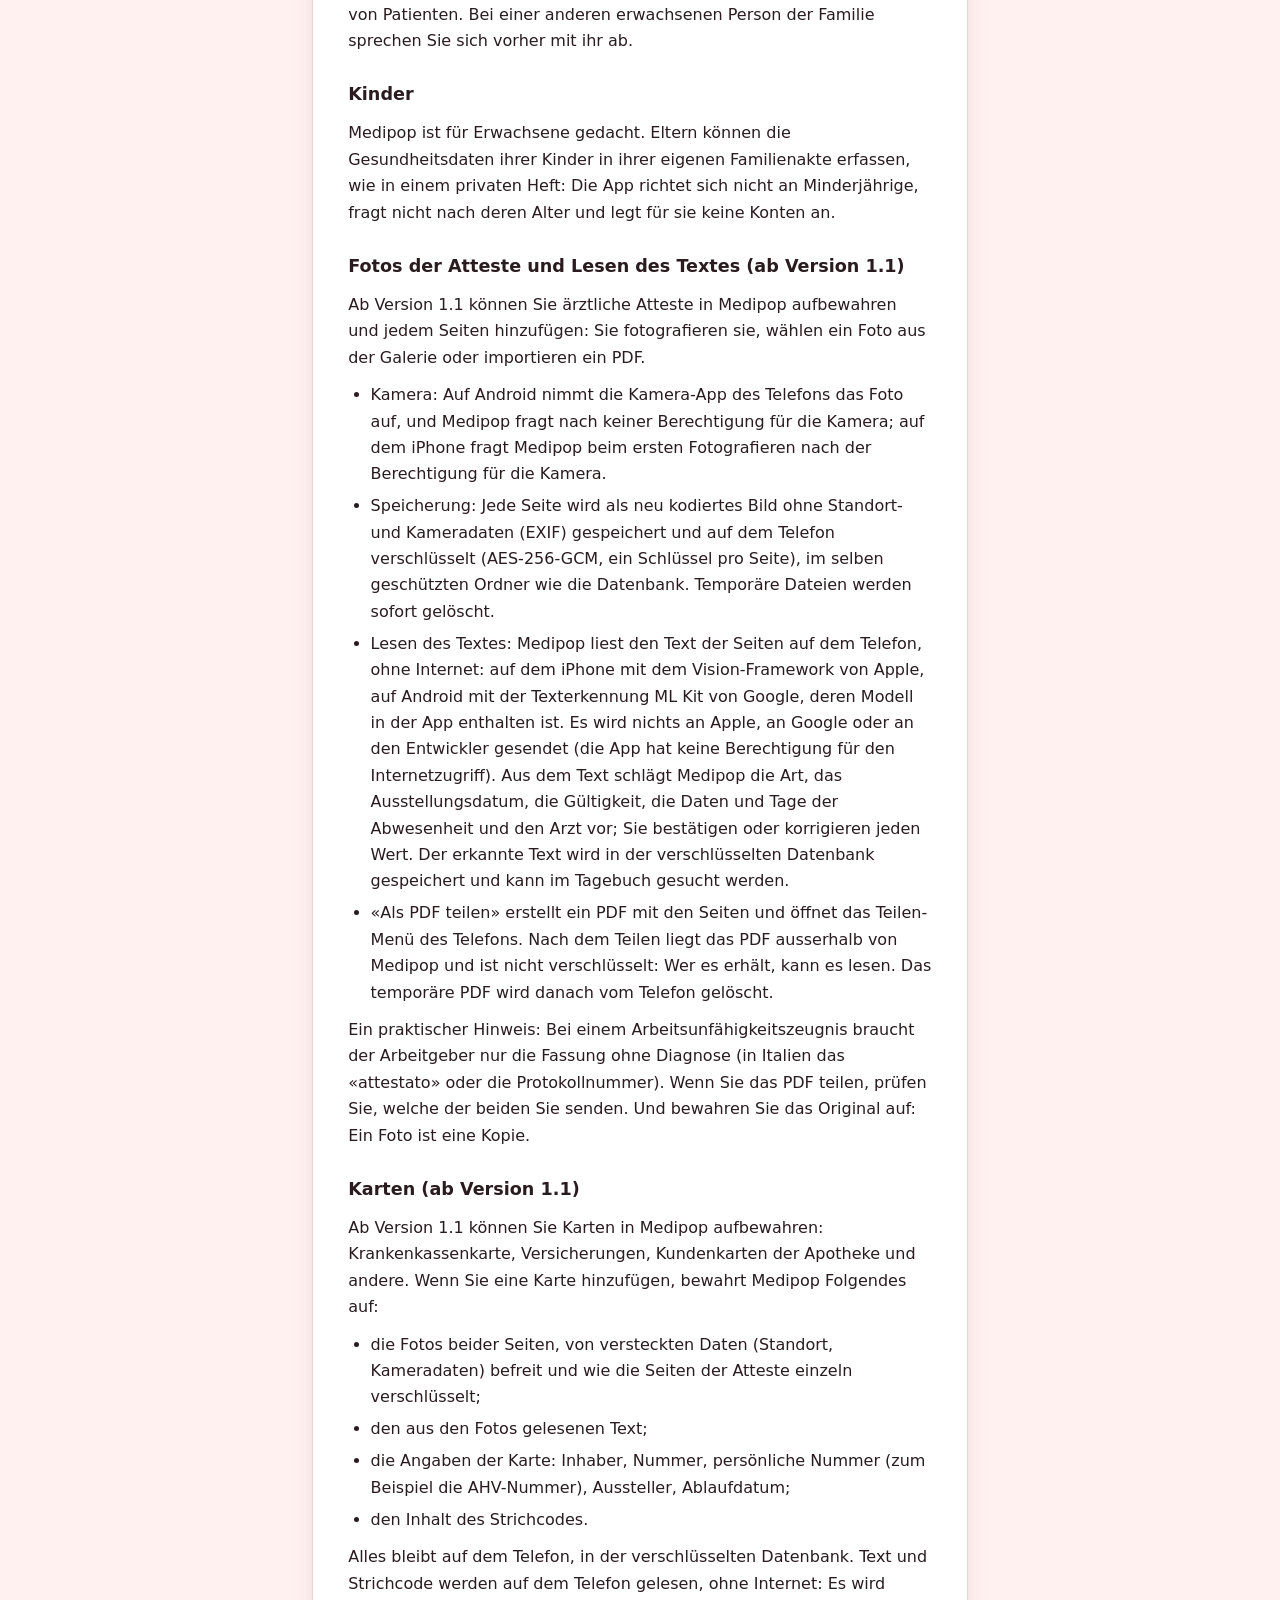
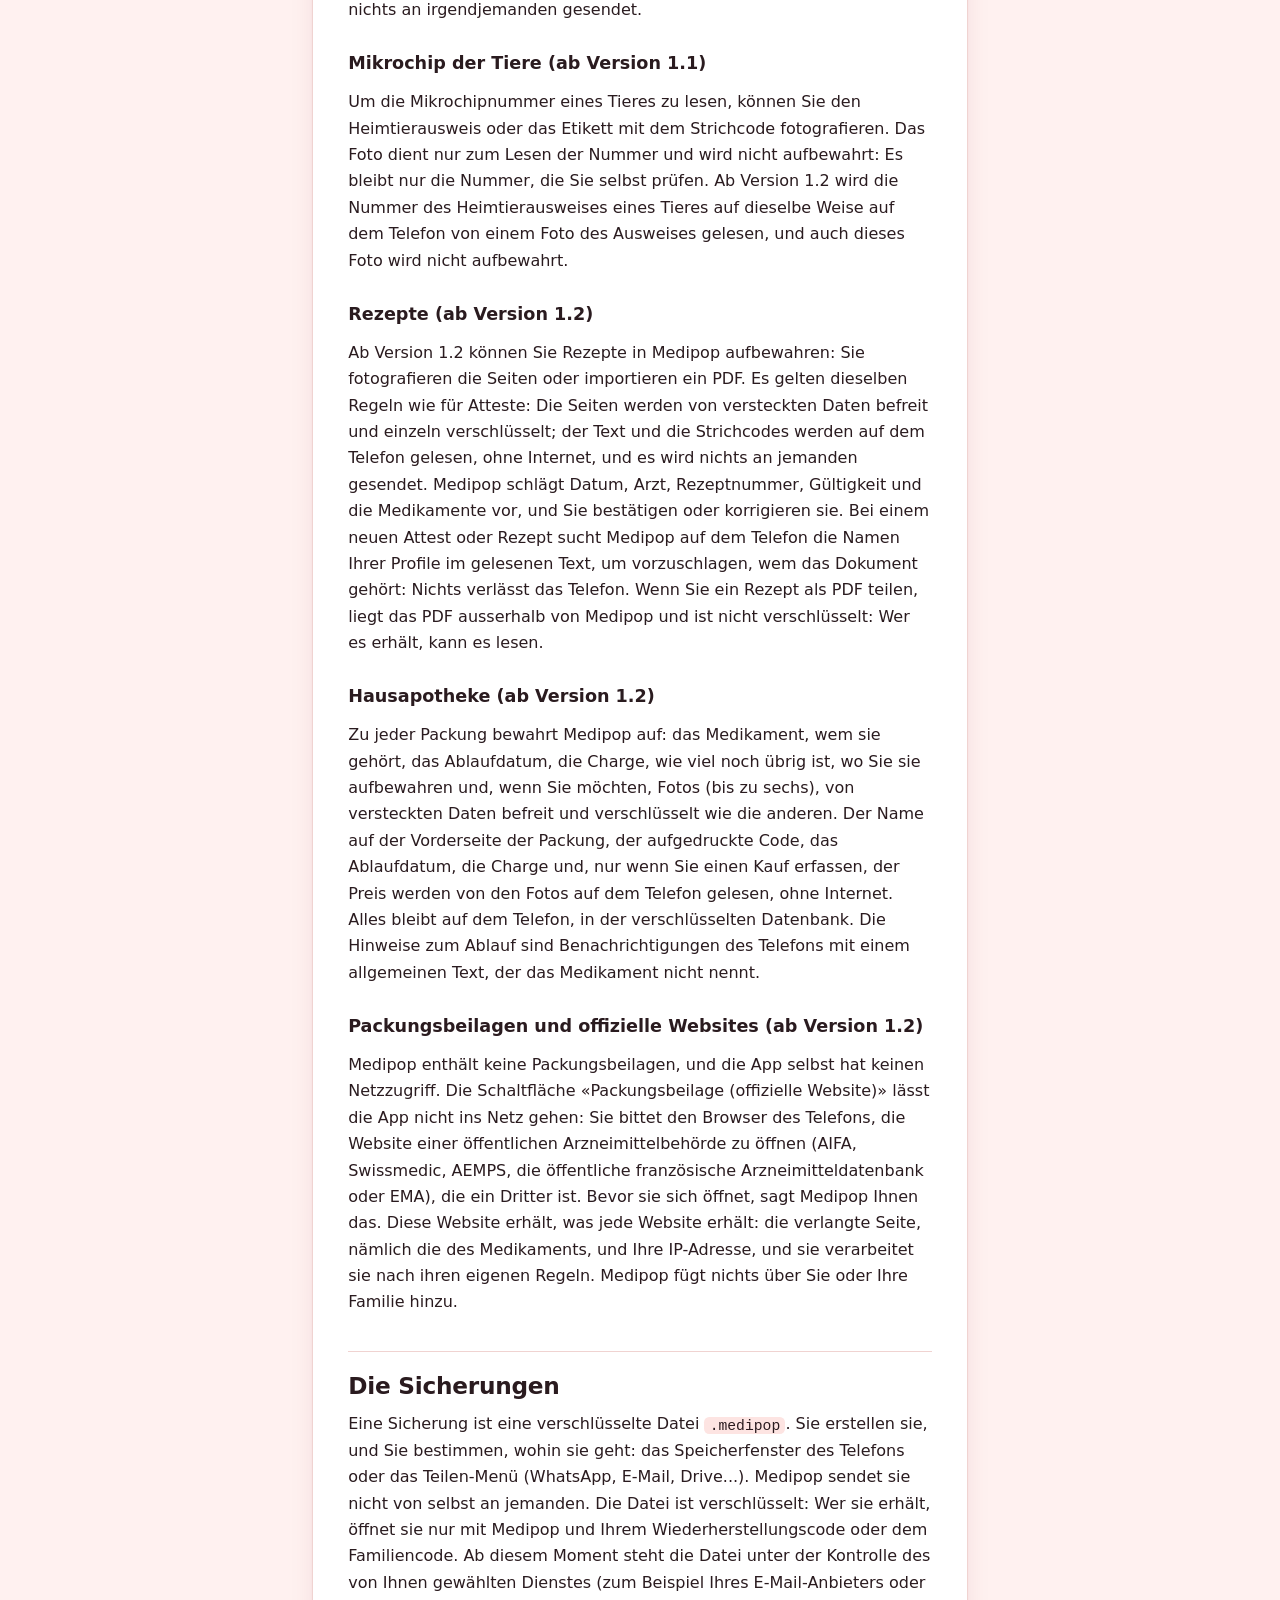
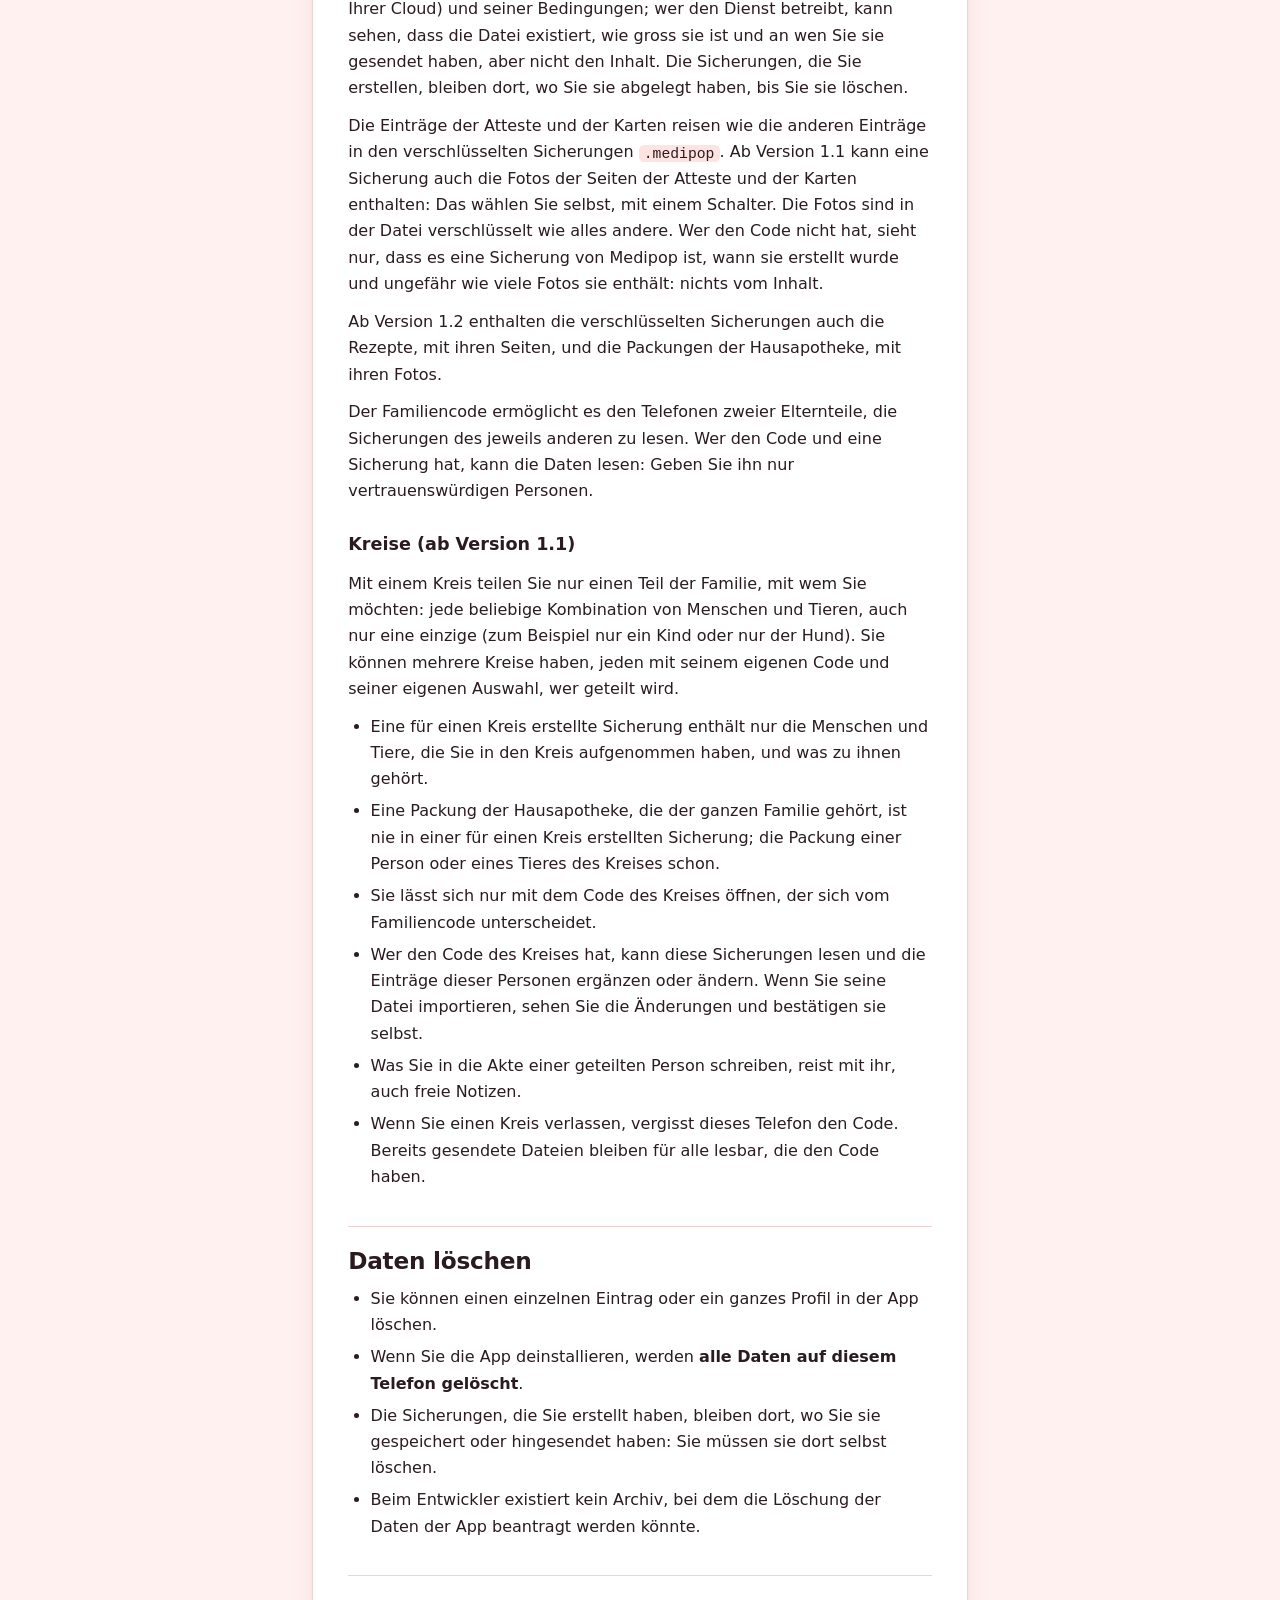
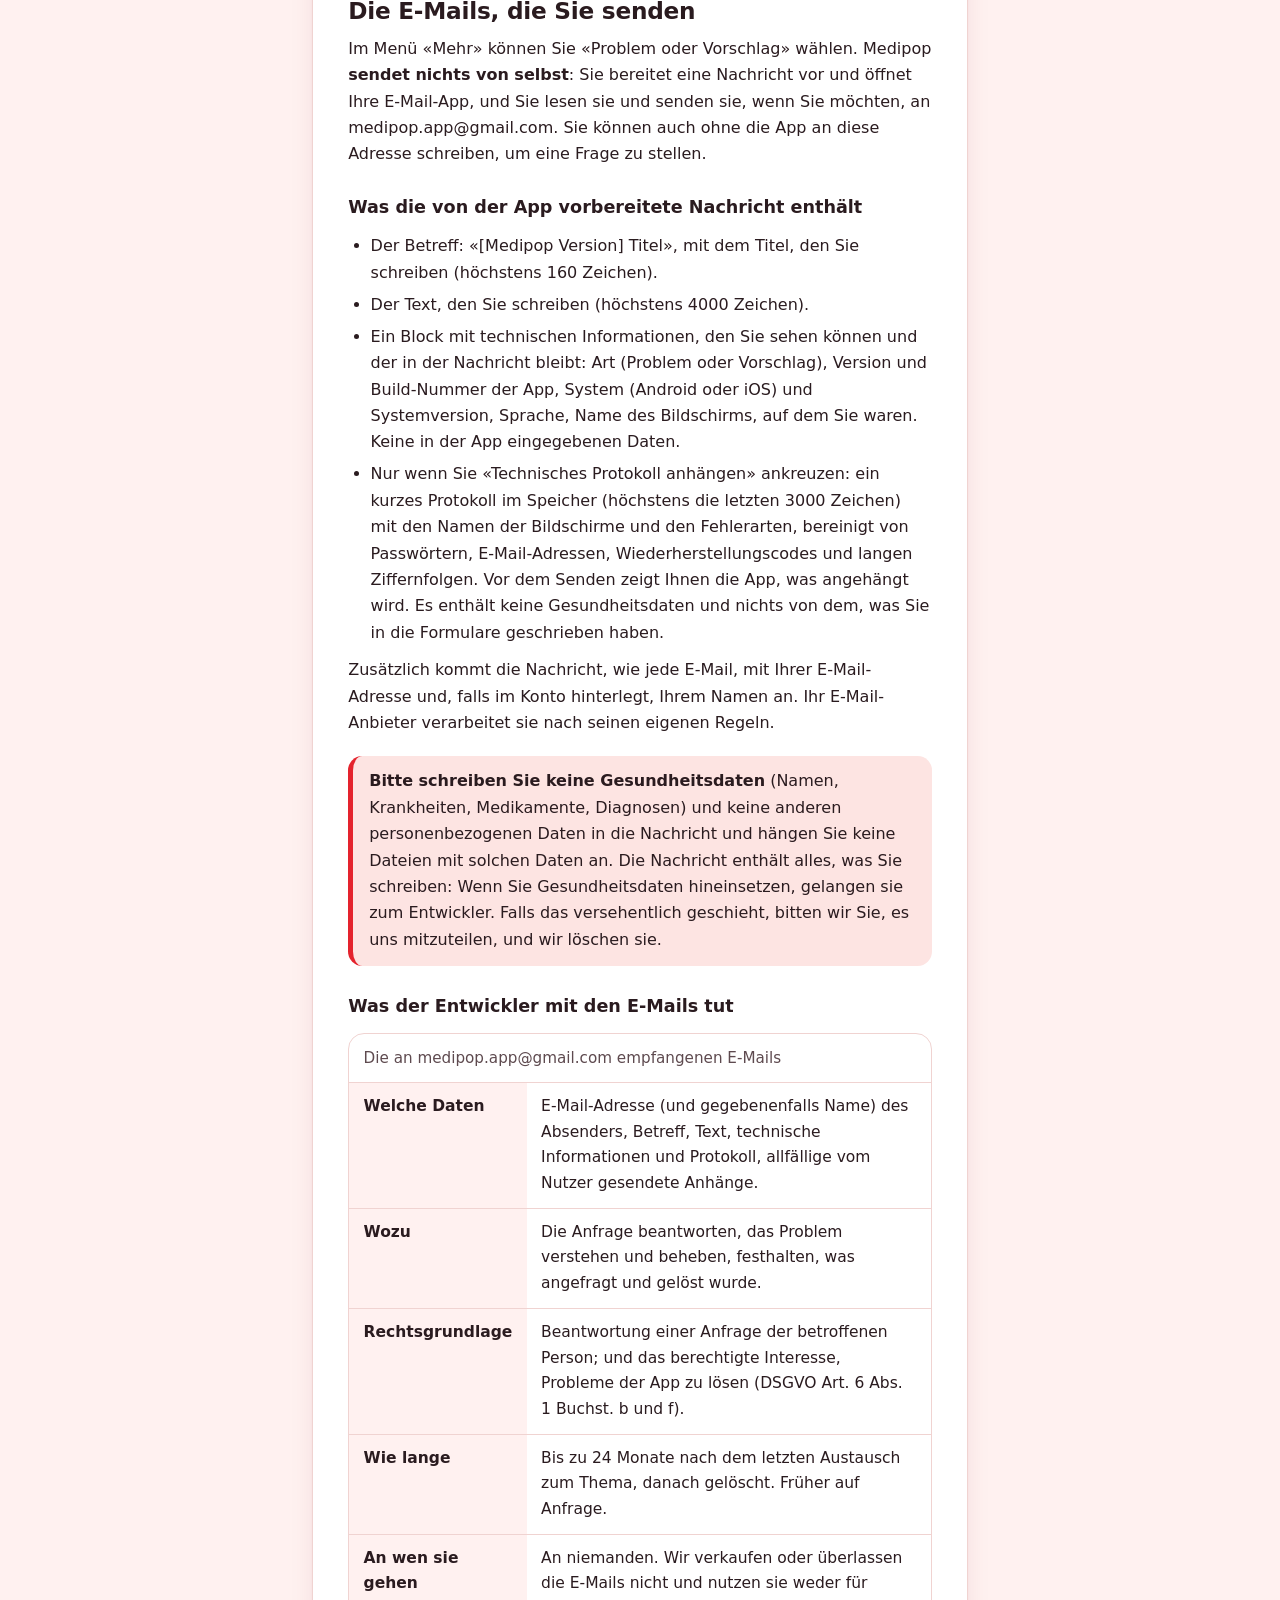
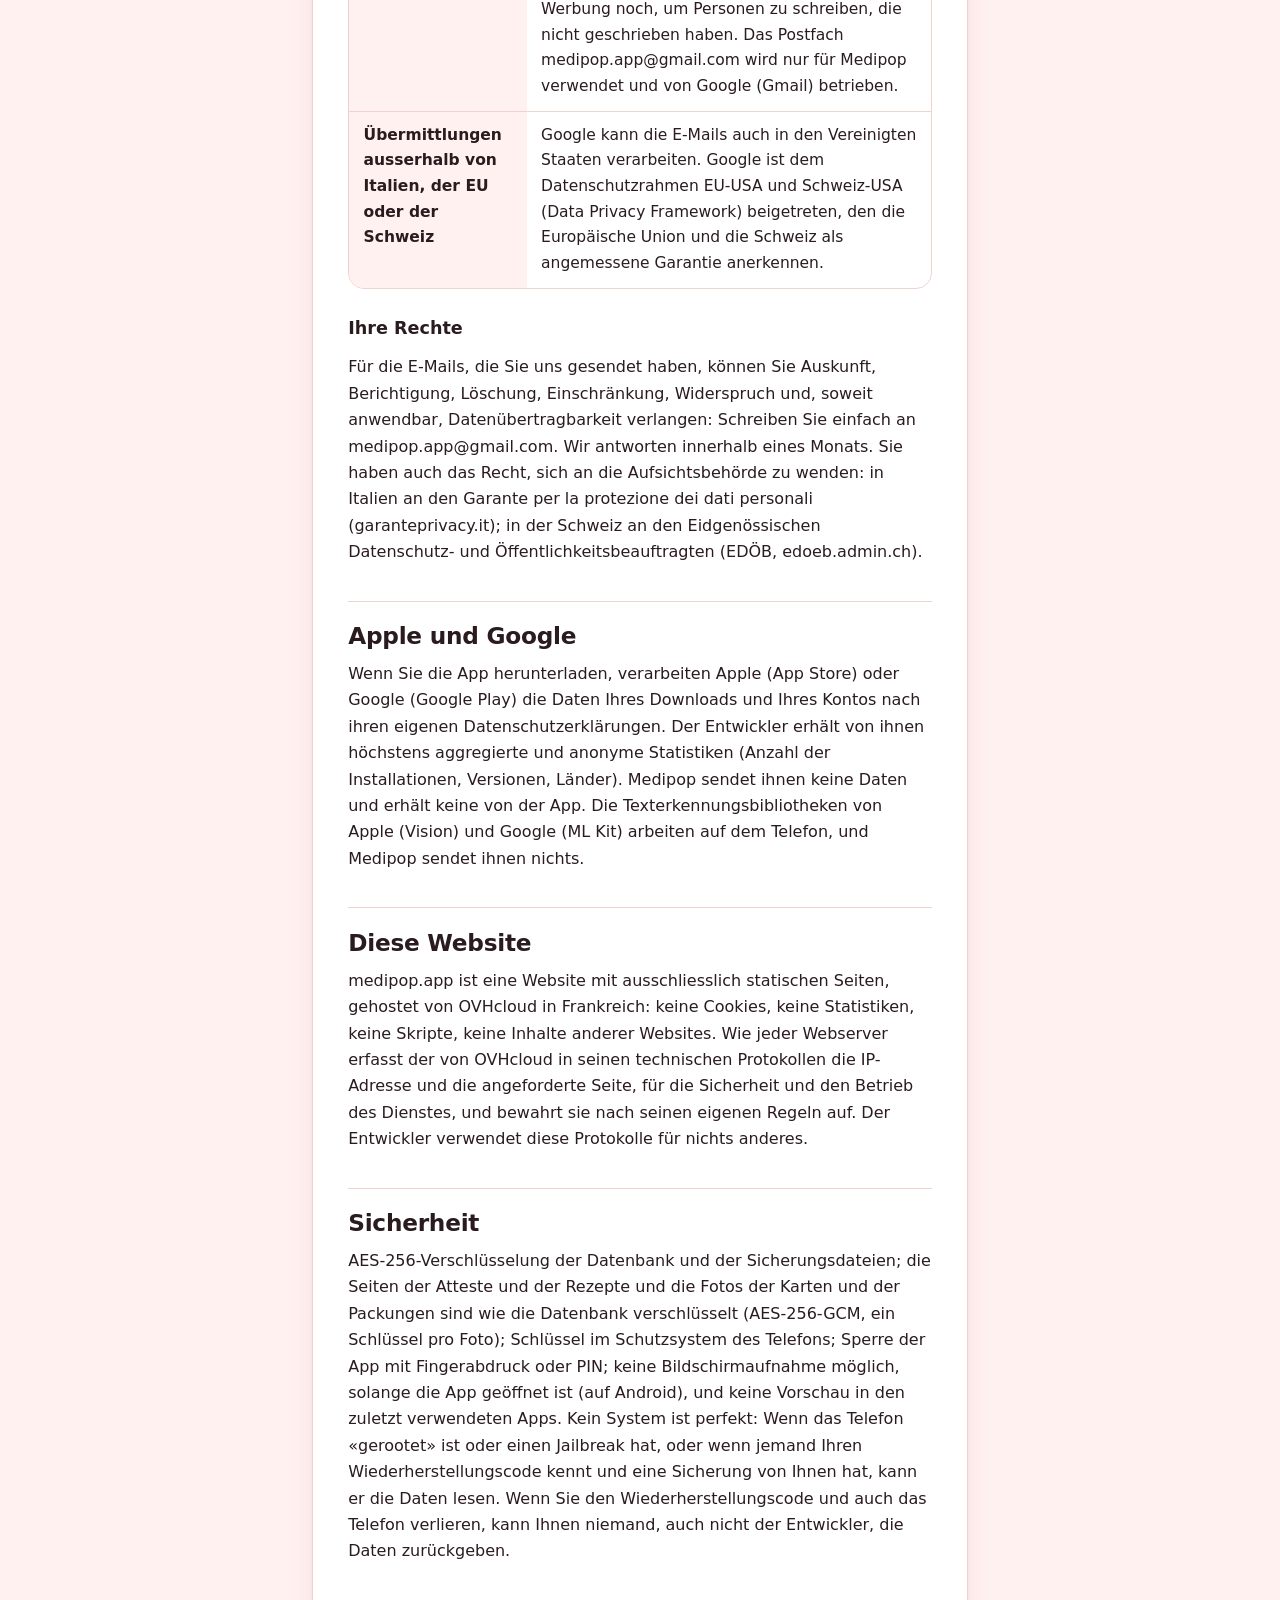
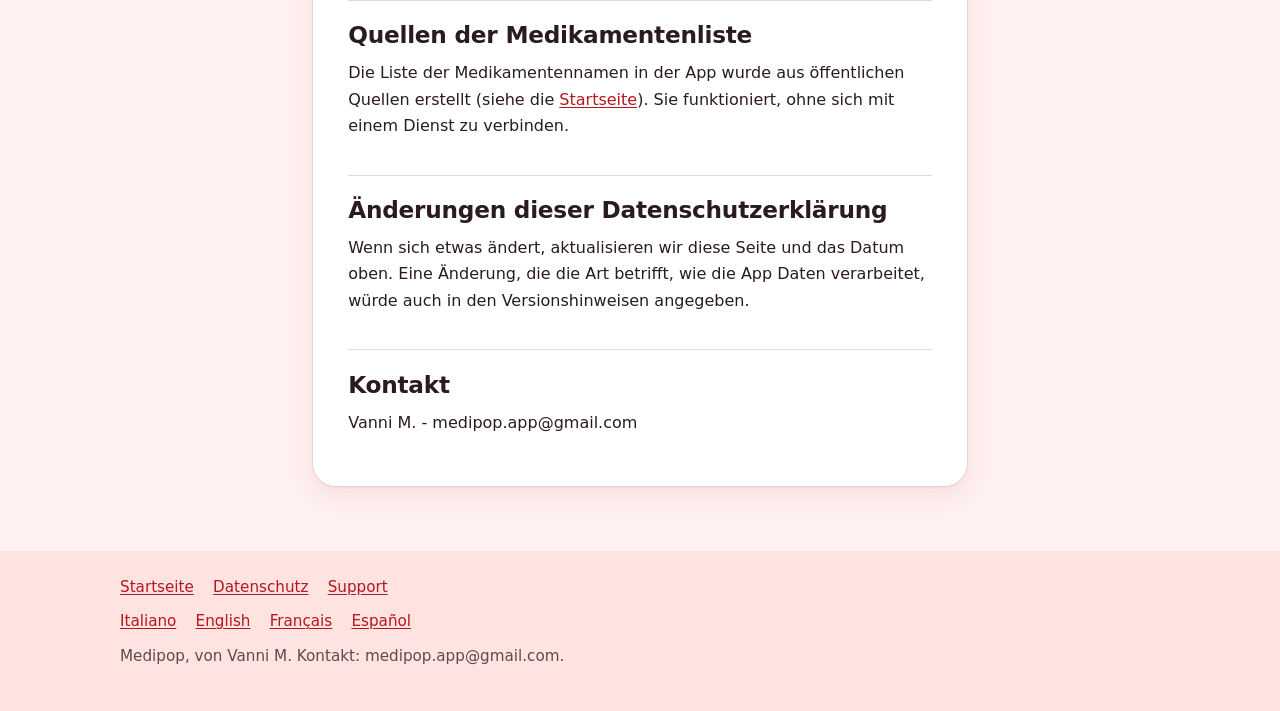
<file: de/privacy.html>
<!doctype html>
<html lang="de">
<head>
<meta charset="utf-8">
<meta name="viewport" content="width=device-width, initial-scale=1">
<title>Datenschutz - Medipop</title>
<meta name="description" content="Datenschutzerklärung von Medipop: Die Daten bleiben auf Ihrem Telefon; was mit den E-Mails geschieht, die Sie senden.">
<link rel="stylesheet" href="../style.css">
<link rel="icon" href="../icon.svg" type="image/svg+xml">
<link rel="alternate" hreflang="it" href="../privacy.html">
<link rel="alternate" hreflang="en" href="../en/privacy.html">
<link rel="alternate" hreflang="fr" href="../fr/privacy.html">
<link rel="alternate" hreflang="es" href="../es/privacy.html">
<link rel="alternate" hreflang="de" href="privacy.html">
<link rel="alternate" hreflang="x-default" href="../privacy.html">
</head>
<body>
<a class="skip" href="#inhalt">Zum Inhalt springen</a>
<header class="site">
  <div class="wrap">
    <a class="brand" href="index.html">
      <img src="../icon.svg" width="40" height="40" alt="">
      <span>Medipop</span>
    </a>
    <nav aria-label="Hauptnavigation">
      <ul>
        <li><a href="privacy.html" aria-current="page">Datenschutz</a></li>
        <li><a href="support.html">Support</a></li>
        <li><a href="#sprachen">Sprachen</a></li>
      </ul>
    </nav>
  </div>
</header>
<main id="inhalt">
<div class="wrap narrow doc">
<div class="sheet">
  <h1>Datenschutzerklärung</h1>
  <p class="muted">Letzte Aktualisierung: 27. November 2026. Die italienische Fassung ist das Original; dies ist eine Übersetzung.</p>

  <p class="lead">Kurz gesagt: Die Daten, die Sie in Medipop schreiben, bleiben verschlüsselt auf Ihrem Telefon. Der Entwickler erhält sie nicht, kann sie nicht lesen und hat keinen Server, auf dem er sie aufbewahren könnte. Das Einzige, was ihn erreichen kann, ist eine E-Mail, die Sie ihm selbst schreiben.</p>

  <h2>Wer der Entwickler ist</h2>
  <p>Medipop wird von Vanni M. entwickelt, einem einzelnen Entwickler. Kontakt für Datenschutz und Support: <strong>medipop.app@gmail.com</strong>.</p>

  <h2>Die Daten, die Sie in der App eingeben</h2>
  <p>Medipop bewahrt auf, was Sie schreiben: Personen und Tiere, Krankheiten, Arztbesuche, Behandlungen, Impfungen, gekaufte Medikamente, Notizen und, ab Version 1.1, ärztliche Atteste mit den Fotos ihrer Seiten, Karten mit den Fotos beider Seiten und, ab Version 1.2, Rezepte mit den Fotos ihrer Seiten sowie Packungen der Hausapotheke mit ihren Fotos. Das sind Gesundheitsdaten, und deshalb behandelt die App sie mit besonderer Sorgfalt:</p>
  <ul>
    <li>Sie bleiben <strong>nur auf Ihrem Telefon</strong>, in einer verschlüsselten Datenbank (AES-256, SQLCipher);</li>
    <li>die App hat <strong>keinen Internetzugriff</strong> (sie hat nicht die Berechtigung, sich zu verbinden) und hat weder ein Konto noch einen Server;</li>
    <li>es gibt keine Nutzungsanalyse, keine Werbung, kein Tracking und keine Bibliotheken von Dritten, die Daten sammeln;</li>
    <li>der Schlüssel, der sie öffnet, wird vom System des Telefons (Android Keystore, iOS-Schlüsselbund) und von einem Wiederherstellungscode verwahrt, den nur Sie kennen. Der Entwickler hat weder den Schlüssel noch den Code.</li>
  </ul>
  <p>Da Sie diese Daten ausschliesslich zu persönlichen oder familiären Zwecken verarbeiten (die Akte Ihrer Familie), verarbeitet sie nicht der Entwickler: Das Datenschutzrecht findet auf diese Nutzung keine Anwendung (Artikel 2 Absatz 2 Buchstabe c der Verordnung (EU) 2016/679, DSGVO; Artikel 2 Absatz 2 Buchstabe a des schweizerischen Bundesgesetzes über den Datenschutz, nDSG). Der Entwickler <strong>verarbeitet keine personenbezogenen Daten der Nutzer der App</strong>, ausser den unten beschriebenen E-Mails.</p>

  <h3>Für wen</h3>
  <p>Medipop ist für Ihren eigenen Haushalt gedacht: die Menschen und Tiere, mit denen Sie zusammenleben. Die Gesundheitsdokumente der eigenen Familie auf dem eigenen Telefon aufzubewahren, ist eine persönliche Nutzung. Verwenden Sie Medipop nicht für die Dokumente von Angestellten, von Sportlerinnen und Sportlern eines Vereins oder von Patienten. Bei einer anderen erwachsenen Person der Familie sprechen Sie sich vorher mit ihr ab.</p>

  <h3>Kinder</h3>
  <p>Medipop ist für Erwachsene gedacht. Eltern können die Gesundheitsdaten ihrer Kinder in ihrer eigenen Familienakte erfassen, wie in einem privaten Heft: Die App richtet sich nicht an Minderjährige, fragt nicht nach deren Alter und legt für sie keine Konten an.</p>

  <h3>Fotos der Atteste und Lesen des Textes (ab Version 1.1)</h3>
  <p>Ab Version 1.1 können Sie ärztliche Atteste in Medipop aufbewahren und jedem Seiten hinzufügen: Sie fotografieren sie, wählen ein Foto aus der Galerie oder importieren ein PDF.</p>
  <ul>
    <li>Kamera: Auf Android nimmt die Kamera-App des Telefons das Foto auf, und Medipop fragt nach keiner Berechtigung für die Kamera; auf dem iPhone fragt Medipop beim ersten Fotografieren nach der Berechtigung für die Kamera.</li>
    <li>Speicherung: Jede Seite wird als neu kodiertes Bild ohne Standort- und Kameradaten (EXIF) gespeichert und auf dem Telefon verschlüsselt (AES-256-GCM, ein Schlüssel pro Seite), im selben geschützten Ordner wie die Datenbank. Temporäre Dateien werden sofort gelöscht.</li>
    <li>Lesen des Textes: Medipop liest den Text der Seiten auf dem Telefon, ohne Internet: auf dem iPhone mit dem Vision-Framework von Apple, auf Android mit der Texterkennung ML Kit von Google, deren Modell in der App enthalten ist. Es wird nichts an Apple, an Google oder an den Entwickler gesendet (die App hat keine Berechtigung für den Internetzugriff). Aus dem Text schlägt Medipop die Art, das Ausstellungsdatum, die Gültigkeit, die Daten und Tage der Abwesenheit und den Arzt vor; Sie bestätigen oder korrigieren jeden Wert. Der erkannte Text wird in der verschlüsselten Datenbank gespeichert und kann im Tagebuch gesucht werden.</li>
    <li>«Als PDF teilen» erstellt ein PDF mit den Seiten und öffnet das Teilen-Menü des Telefons. Nach dem Teilen liegt das PDF ausserhalb von Medipop und ist nicht verschlüsselt: Wer es erhält, kann es lesen. Das temporäre PDF wird danach vom Telefon gelöscht.</li>
  </ul>
  <p>Ein praktischer Hinweis: Bei einem Arbeitsunfähigkeitszeugnis braucht der Arbeitgeber nur die Fassung ohne Diagnose (in Italien das <span lang="it">«attestato»</span> oder die Protokollnummer). Wenn Sie das PDF teilen, prüfen Sie, welche der beiden Sie senden. Und bewahren Sie das Original auf: Ein Foto ist eine Kopie.</p>

  <h3>Karten (ab Version 1.1)</h3>
  <p>Ab Version 1.1 können Sie Karten in Medipop aufbewahren: Krankenkassenkarte, Versicherungen, Kundenkarten der Apotheke und andere. Wenn Sie eine Karte hinzufügen, bewahrt Medipop Folgendes auf:</p>
  <ul>
    <li>die Fotos beider Seiten, von versteckten Daten (Standort, Kameradaten) befreit und wie die Seiten der Atteste einzeln verschlüsselt;</li>
    <li>den aus den Fotos gelesenen Text;</li>
    <li>die Angaben der Karte: Inhaber, Nummer, persönliche Nummer (zum Beispiel die AHV-Nummer), Aussteller, Ablaufdatum;</li>
    <li>den Inhalt des Strichcodes.</li>
  </ul>
  <p>Alles bleibt auf dem Telefon, in der verschlüsselten Datenbank. Text und Strichcode werden auf dem Telefon gelesen, ohne Internet: Es wird nichts an irgendjemanden gesendet.</p>

  <h3>Mikrochip der Tiere (ab Version 1.1)</h3>
  <p>Um die Mikrochipnummer eines Tieres zu lesen, können Sie den Heimtierausweis oder das Etikett mit dem Strichcode fotografieren. Das Foto dient nur zum Lesen der Nummer und wird nicht aufbewahrt: Es bleibt nur die Nummer, die Sie selbst prüfen. Ab Version 1.2 wird die Nummer des Heimtierausweises eines Tieres auf dieselbe Weise auf dem Telefon von einem Foto des Ausweises gelesen, und auch dieses Foto wird nicht aufbewahrt.</p>

  <h3>Rezepte (ab Version 1.2)</h3>
  <p>Ab Version 1.2 können Sie Rezepte in Medipop aufbewahren: Sie fotografieren die Seiten oder importieren ein PDF. Es gelten dieselben Regeln wie für Atteste: Die Seiten werden von versteckten Daten befreit und einzeln verschlüsselt; der Text und die Strichcodes werden auf dem Telefon gelesen, ohne Internet, und es wird nichts an jemanden gesendet. Medipop schlägt Datum, Arzt, Rezeptnummer, Gültigkeit und die Medikamente vor, und Sie bestätigen oder korrigieren sie. Bei einem neuen Attest oder Rezept sucht Medipop auf dem Telefon die Namen Ihrer Profile im gelesenen Text, um vorzuschlagen, wem das Dokument gehört: Nichts verlässt das Telefon. Wenn Sie ein Rezept als PDF teilen, liegt das PDF ausserhalb von Medipop und ist nicht verschlüsselt: Wer es erhält, kann es lesen.</p>

  <h3>Hausapotheke (ab Version 1.2)</h3>
  <p>Zu jeder Packung bewahrt Medipop auf: das Medikament, wem sie gehört, das Ablaufdatum, die Charge, wie viel noch übrig ist, wo Sie sie aufbewahren und, wenn Sie möchten, Fotos (bis zu sechs), von versteckten Daten befreit und verschlüsselt wie die anderen. Der Name auf der Vorderseite der Packung, der aufgedruckte Code, das Ablaufdatum, die Charge und, nur wenn Sie einen Kauf erfassen, der Preis werden von den Fotos auf dem Telefon gelesen, ohne Internet. Alles bleibt auf dem Telefon, in der verschlüsselten Datenbank. Die Hinweise zum Ablauf sind Benachrichtigungen des Telefons mit einem allgemeinen Text, der das Medikament nicht nennt.</p>

  <h3>Packungsbeilagen und offizielle Websites (ab Version 1.2)</h3>
  <p>Medipop enthält keine Packungsbeilagen, und die App selbst hat keinen Netzzugriff. Die Schaltfläche «Packungsbeilage (offizielle Website)» lässt die App nicht ins Netz gehen: Sie bittet den Browser des Telefons, die Website einer öffentlichen Arzneimittelbehörde zu öffnen (AIFA, Swissmedic, AEMPS, die öffentliche französische Arzneimitteldatenbank oder EMA), die ein Dritter ist. Bevor sie sich öffnet, sagt Medipop Ihnen das. Diese Website erhält, was jede Website erhält: die verlangte Seite, nämlich die des Medikaments, und Ihre IP-Adresse, und sie verarbeitet sie nach ihren eigenen Regeln. Medipop fügt nichts über Sie oder Ihre Familie hinzu.</p>

  <h2>Die Sicherungen</h2>
  <p>Eine Sicherung ist eine verschlüsselte Datei <code>.medipop</code>. Sie erstellen sie, und Sie bestimmen, wohin sie geht: das Speicherfenster des Telefons oder das Teilen-Menü (WhatsApp, E-Mail, Drive...). Medipop sendet sie nicht von selbst an jemanden. Die Datei ist verschlüsselt: Wer sie erhält, öffnet sie nur mit Medipop und Ihrem Wiederherstellungscode oder dem Familiencode. Ab diesem Moment steht die Datei unter der Kontrolle des von Ihnen gewählten Dienstes (zum Beispiel Ihres E-Mail-Anbieters oder Ihrer Cloud) und seiner Bedingungen; wer den Dienst betreibt, kann sehen, dass die Datei existiert, wie gross sie ist und an wen Sie sie gesendet haben, aber nicht den Inhalt. Die Sicherungen, die Sie erstellen, bleiben dort, wo Sie sie abgelegt haben, bis Sie sie löschen.</p>
  <p>Die Einträge der Atteste und der Karten reisen wie die anderen Einträge in den verschlüsselten Sicherungen <code>.medipop</code>. Ab Version 1.1 kann eine Sicherung auch die Fotos der Seiten der Atteste und der Karten enthalten: Das wählen Sie selbst, mit einem Schalter. Die Fotos sind in der Datei verschlüsselt wie alles andere. Wer den Code nicht hat, sieht nur, dass es eine Sicherung von Medipop ist, wann sie erstellt wurde und ungefähr wie viele Fotos sie enthält: nichts vom Inhalt.</p>
  <p>Ab Version 1.2 enthalten die verschlüsselten Sicherungen auch die Rezepte, mit ihren Seiten, und die Packungen der Hausapotheke, mit ihren Fotos.</p>
  <p>Der Familiencode ermöglicht es den Telefonen zweier Elternteile, die Sicherungen des jeweils anderen zu lesen. Wer den Code und eine Sicherung hat, kann die Daten lesen: Geben Sie ihn nur vertrauenswürdigen Personen.</p>

  <h3>Kreise (ab Version 1.1)</h3>
  <p>Mit einem Kreis teilen Sie nur einen Teil der Familie, mit wem Sie möchten: jede beliebige Kombination von Menschen und Tieren, auch nur eine einzige (zum Beispiel nur ein Kind oder nur der Hund). Sie können mehrere Kreise haben, jeden mit seinem eigenen Code und seiner eigenen Auswahl, wer geteilt wird.</p>
  <ul>
    <li>Eine für einen Kreis erstellte Sicherung enthält nur die Menschen und Tiere, die Sie in den Kreis aufgenommen haben, und was zu ihnen gehört.</li>
    <li>Eine Packung der Hausapotheke, die der ganzen Familie gehört, ist nie in einer für einen Kreis erstellten Sicherung; die Packung einer Person oder eines Tieres des Kreises schon.</li>
    <li>Sie lässt sich nur mit dem Code des Kreises öffnen, der sich vom Familiencode unterscheidet.</li>
    <li>Wer den Code des Kreises hat, kann diese Sicherungen lesen und die Einträge dieser Personen ergänzen oder ändern. Wenn Sie seine Datei importieren, sehen Sie die Änderungen und bestätigen sie selbst.</li>
    <li>Was Sie in die Akte einer geteilten Person schreiben, reist mit ihr, auch freie Notizen.</li>
    <li>Wenn Sie einen Kreis verlassen, vergisst dieses Telefon den Code. Bereits gesendete Dateien bleiben für alle lesbar, die den Code haben.</li>
  </ul>

  <h2>Daten löschen</h2>
  <ul>
    <li>Sie können einen einzelnen Eintrag oder ein ganzes Profil in der App löschen.</li>
    <li>Wenn Sie die App deinstallieren, werden <strong>alle Daten auf diesem Telefon gelöscht</strong>.</li>
    <li>Die Sicherungen, die Sie erstellt haben, bleiben dort, wo Sie sie gespeichert oder hingesendet haben: Sie müssen sie dort selbst löschen.</li>
    <li>Beim Entwickler existiert kein Archiv, bei dem die Löschung der Daten der App beantragt werden könnte.</li>
  </ul>

  <h2>Die E-Mails, die Sie senden</h2>
  <p>Im Menü «Mehr» können Sie «Problem oder Vorschlag» wählen. Medipop <strong>sendet nichts von selbst</strong>: Sie bereitet eine Nachricht vor und öffnet Ihre E-Mail-App, und Sie lesen sie und senden sie, wenn Sie möchten, an medipop.app@gmail.com. Sie können auch ohne die App an diese Adresse schreiben, um eine Frage zu stellen.</p>

  <h3>Was die von der App vorbereitete Nachricht enthält</h3>
  <ul>
    <li>Der Betreff: «[Medipop Version] Titel», mit dem Titel, den Sie schreiben (höchstens 160 Zeichen).</li>
    <li>Der Text, den Sie schreiben (höchstens 4000 Zeichen).</li>
    <li>Ein Block mit technischen Informationen, den Sie sehen können und der in der Nachricht bleibt: Art (Problem oder Vorschlag), Version und Build-Nummer der App, System (Android oder iOS) und Systemversion, Sprache, Name des Bildschirms, auf dem Sie waren. Keine in der App eingegebenen Daten.</li>
    <li>Nur wenn Sie «Technisches Protokoll anhängen» ankreuzen: ein kurzes Protokoll im Speicher (höchstens die letzten 3000 Zeichen) mit den Namen der Bildschirme und den Fehlerarten, bereinigt von Passwörtern, E-Mail-Adressen, Wiederherstellungscodes und langen Ziffernfolgen. Vor dem Senden zeigt Ihnen die App, was angehängt wird. Es enthält keine Gesundheitsdaten und nichts von dem, was Sie in die Formulare geschrieben haben.</li>
  </ul>
  <p>Zusätzlich kommt die Nachricht, wie jede E-Mail, mit Ihrer E-Mail-Adresse und, falls im Konto hinterlegt, Ihrem Namen an. Ihr E-Mail-Anbieter verarbeitet sie nach seinen eigenen Regeln.</p>

  <p class="note"><strong>Bitte schreiben Sie keine Gesundheitsdaten</strong> (Namen, Krankheiten, Medikamente, Diagnosen) und keine anderen personenbezogenen Daten in die Nachricht und hängen Sie keine Dateien mit solchen Daten an. Die Nachricht enthält alles, was Sie schreiben: Wenn Sie Gesundheitsdaten hineinsetzen, gelangen sie zum Entwickler. Falls das versehentlich geschieht, bitten wir Sie, es uns mitzuteilen, und wir löschen sie.</p>

  <h3>Was der Entwickler mit den E-Mails tut</h3>
  <div class="tablewrap">
  <table>
    <caption class="muted caption-left">Die an medipop.app@gmail.com empfangenen E-Mails</caption>
    <tbody>
      <tr><th scope="row">Welche Daten</th><td>E-Mail-Adresse (und gegebenenfalls Name) des Absenders, Betreff, Text, technische Informationen und Protokoll, allfällige vom Nutzer gesendete Anhänge.</td></tr>
      <tr><th scope="row">Wozu</th><td>Die Anfrage beantworten, das Problem verstehen und beheben, festhalten, was angefragt und gelöst wurde.</td></tr>
      <tr><th scope="row">Rechtsgrundlage</th><td>Beantwortung einer Anfrage der betroffenen Person; und das berechtigte Interesse, Probleme der App zu lösen (DSGVO Art. 6 Abs. 1 Buchst. b und f).</td></tr>
      <tr><th scope="row">Wie lange</th><td>Bis zu 24 Monate nach dem letzten Austausch zum Thema, danach gelöscht. Früher auf Anfrage.</td></tr>
      <tr><th scope="row">An wen sie gehen</th><td>An niemanden. Wir verkaufen oder überlassen die E-Mails nicht und nutzen sie weder für Werbung noch, um Personen zu schreiben, die nicht geschrieben haben. Das Postfach medipop.app@gmail.com wird nur für Medipop verwendet und von Google (Gmail) betrieben.</td></tr>
      <tr><th scope="row">Übermittlungen ausserhalb von Italien, der EU oder der Schweiz</th><td>Google kann die E-Mails auch in den Vereinigten Staaten verarbeiten. Google ist dem Datenschutzrahmen EU-USA und Schweiz-USA (Data Privacy Framework) beigetreten, den die Europäische Union und die Schweiz als angemessene Garantie anerkennen.</td></tr>
    </tbody>
  </table>
  </div>

  <h3>Ihre Rechte</h3>
  <p>Für die E-Mails, die Sie uns gesendet haben, können Sie Auskunft, Berichtigung, Löschung, Einschränkung, Widerspruch und, soweit anwendbar, Datenübertragbarkeit verlangen: Schreiben Sie einfach an medipop.app@gmail.com. Wir antworten innerhalb eines Monats. Sie haben auch das Recht, sich an die Aufsichtsbehörde zu wenden: in Italien an den Garante per la protezione dei dati personali (garanteprivacy.it); in der Schweiz an den Eidgenössischen Datenschutz- und Öffentlichkeitsbeauftragten (EDÖB, edoeb.admin.ch).</p>

  <h2>Apple und Google</h2>
  <p>Wenn Sie die App herunterladen, verarbeiten Apple (App Store) oder Google (Google Play) die Daten Ihres Downloads und Ihres Kontos nach ihren eigenen Datenschutzerklärungen. Der Entwickler erhält von ihnen höchstens aggregierte und anonyme Statistiken (Anzahl der Installationen, Versionen, Länder). Medipop sendet ihnen keine Daten und erhält keine von der App. Die Texterkennungsbibliotheken von Apple (Vision) und Google (ML Kit) arbeiten auf dem Telefon, und Medipop sendet ihnen nichts.</p>

  <h2>Diese Website</h2>
  <p>medipop.app ist eine Website mit ausschliesslich statischen Seiten, gehostet von OVHcloud in Frankreich: keine Cookies, keine Statistiken, keine Skripte, keine Inhalte anderer Websites. Wie jeder Webserver erfasst der von OVHcloud in seinen technischen Protokollen die IP-Adresse und die angeforderte Seite, für die Sicherheit und den Betrieb des Dienstes, und bewahrt sie nach seinen eigenen Regeln auf. Der Entwickler verwendet diese Protokolle für nichts anderes.</p>

  <h2>Sicherheit</h2>
  <p>AES-256-Verschlüsselung der Datenbank und der Sicherungsdateien; die Seiten der Atteste und der Rezepte und die Fotos der Karten und der Packungen sind wie die Datenbank verschlüsselt (AES-256-GCM, ein Schlüssel pro Foto); Schlüssel im Schutzsystem des Telefons; Sperre der App mit Fingerabdruck oder PIN; keine Bildschirmaufnahme möglich, solange die App geöffnet ist (auf Android), und keine Vorschau in den zuletzt verwendeten Apps. Kein System ist perfekt: Wenn das Telefon «gerootet» ist oder einen Jailbreak hat, oder wenn jemand Ihren Wiederherstellungscode kennt und eine Sicherung von Ihnen hat, kann er die Daten lesen. Wenn Sie den Wiederherstellungscode und auch das Telefon verlieren, kann Ihnen niemand, auch nicht der Entwickler, die Daten zurückgeben.</p>

  <h2>Quellen der Medikamentenliste</h2>
  <p>Die Liste der Medikamentennamen in der App wurde aus öffentlichen Quellen erstellt (siehe die <a href="index.html#quellen">Startseite</a>). Sie funktioniert, ohne sich mit einem Dienst zu verbinden.</p>

  <h2>Änderungen dieser Datenschutzerklärung</h2>
  <p>Wenn sich etwas ändert, aktualisieren wir diese Seite und das Datum oben. Eine Änderung, die die Art betrifft, wie die App Daten verarbeitet, würde auch in den Versionshinweisen angegeben.</p>

  <h2>Kontakt</h2>
  <p>Vanni M. - medipop.app@gmail.com</p>
</div>
</div>
</main>
<footer class="site">
  <div class="wrap">
    <ul>
      <li><a href="index.html">Startseite</a></li>
      <li><a href="privacy.html">Datenschutz</a></li>
      <li><a href="support.html">Support</a></li>
    </ul>
    <ul id="sprachen" aria-label="Sprachen">
      <li><a href="../privacy.html" hreflang="it" lang="it">Italiano</a></li>
      <li><a href="../en/privacy.html" hreflang="en" lang="en">English</a></li>
      <li><a href="../fr/privacy.html" hreflang="fr" lang="fr">Français</a></li>
      <li><a href="../es/privacy.html" hreflang="es" lang="es">Español</a></li>
    </ul>
    <p>Medipop, von Vanni M. Kontakt: medipop.app@gmail.com.</p>
  </div>
</footer>
</body>
</html>
</file>
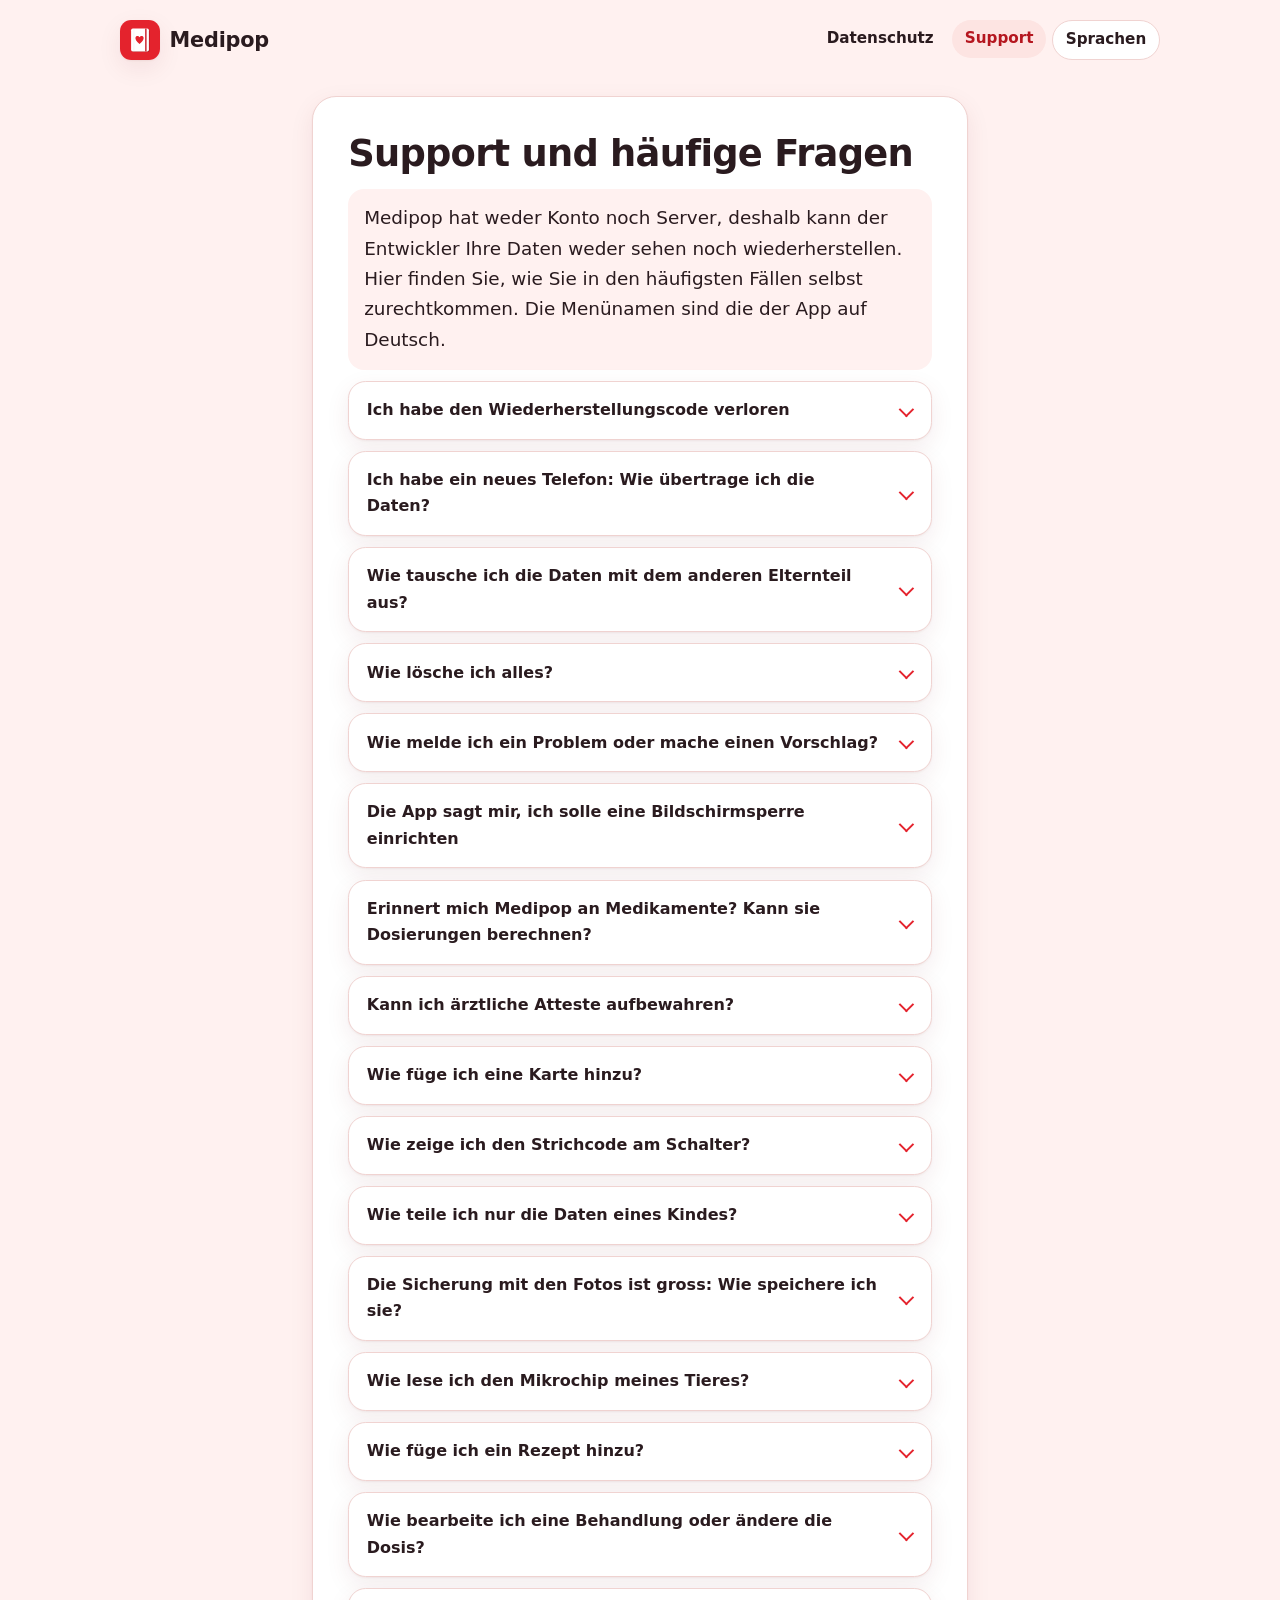
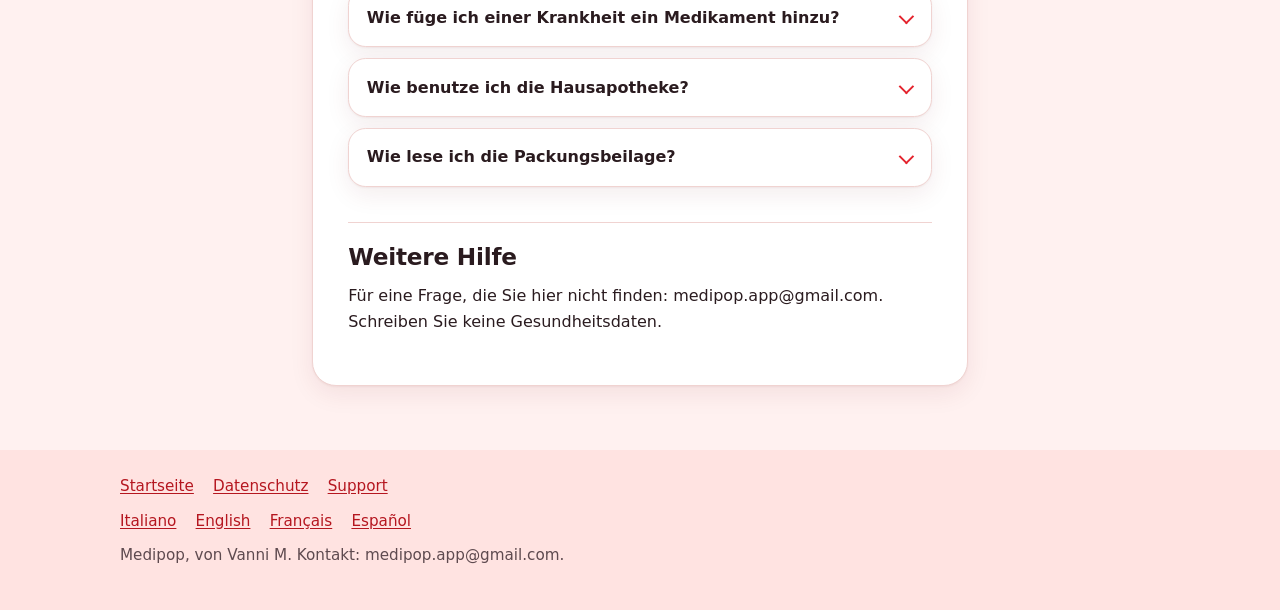
<file: de/support.html>
<!doctype html>
<html lang="de">
<head>
<meta charset="utf-8">
<meta name="viewport" content="width=device-width, initial-scale=1">
<title>Support - Medipop</title>
<meta name="description" content="Häufige Fragen zu Medipop: Wiederherstellungscode, neues Telefon, Austausch zwischen den Eltern, Daten löschen, ein Problem melden.">
<link rel="stylesheet" href="../style.css">
<link rel="icon" href="../icon.svg" type="image/svg+xml">
<link rel="alternate" hreflang="it" href="../supporto.html">
<link rel="alternate" hreflang="en" href="../en/support.html">
<link rel="alternate" hreflang="fr" href="../fr/support.html">
<link rel="alternate" hreflang="es" href="../es/support.html">
<link rel="alternate" hreflang="de" href="support.html">
<link rel="alternate" hreflang="x-default" href="../supporto.html">
</head>
<body>
<a class="skip" href="#inhalt">Zum Inhalt springen</a>
<header class="site">
  <div class="wrap">
    <a class="brand" href="index.html">
      <img src="../icon.svg" width="40" height="40" alt="">
      <span>Medipop</span>
    </a>
    <nav aria-label="Hauptnavigation">
      <ul>
        <li><a href="privacy.html">Datenschutz</a></li>
        <li><a href="support.html" aria-current="page">Support</a></li>
        <li><a href="#sprachen">Sprachen</a></li>
      </ul>
    </nav>
  </div>
</header>
<main id="inhalt">
<div class="wrap narrow doc">
<div class="sheet">
  <h1>Support und häufige Fragen</h1>
  <p class="lead">Medipop hat weder Konto noch Server, deshalb kann der Entwickler Ihre Daten weder sehen noch wiederherstellen. Hier finden Sie, wie Sie in den häufigsten Fällen selbst zurechtkommen. Die Menünamen sind die der App auf Deutsch.</p>

  <details>
    <summary>Ich habe den Wiederherstellungscode verloren</summary>
    <p>Es gibt kein Verfahren, ihn neu zu erstellen, und auch der Entwickler kann ihn nicht wiederherstellen: So bleiben die Daten privat.</p>
    <ul>
      <li>Solange Sie das Telefon haben und die App sich öffnet, sind die Daten da: Sie können sie ganz normal weiter benutzen.</li>
      <li>Wenn Sie glauben, ihn gespeichert zu haben, aber nicht sicher sind, gehen Sie zu Mehr, Sicherheit, «Code prüfen»: Schreiben oder fügen Sie den gefundenen Code ein, und die App sagt Ihnen, ob es der richtige ist, ohne etwas zu ändern. Suchen Sie auch nach einer Datei namens «Medipop-Wiederherstellungscode.txt» im Passwortmanager, in den Dateien oder in der Cloud.</li>
      <li>Wenn Sie die Daten über den Familiencode mit dem anderen Elternteil teilen, lassen sich die Sicherungen auch mit diesem Code öffnen, und die Daten könnten auch auf dessen Telefon sein.</li>
      <li>Wenn Sie den Code und auch das Telefon (oder den Schlüssel im Telefon) verlieren, lassen sich die Daten nicht wiederherstellen.</li>
    </ul>
    <p>Bewahren Sie den Code, sobald Sie können, an einem sicheren Ort auf (Passwortmanager, geschützte Datei, Papier an einem verschlossenen Ort).</p>
  </details>

  <details>
    <summary>Ich habe ein neues Telefon: Wie übertrage ich die Daten?</summary>
    <ol>
      <li>Auf dem alten Telefon: Mehr, «Sicherung und Familie», «Sicherung exportieren» (oder «Sicherung teilen»). Speichern Sie die Datei <code>.medipop</code> dort, wo Sie sie wiederfinden, zum Beispiel in einem Cloud-Ordner, oder senden Sie sie an sich selbst.</li>
      <li>Halten Sie den Wiederherstellungscode des alten Telefons bereit.</li>
      <li>Auf dem neuen Telefon: Installieren Sie Medipop (das Telefon muss eine Bildschirmsperre haben), tippen Sie dann auf dem Begrüssungsbildschirm auf «Aus einer Sicherung wiederherstellen». Wählen Sie die Datei und geben Sie den Wiederherstellungscode des alten Telefons ein (oder den Familiencode).</li>
      <li>Medipop erstellt einen <strong>neuen</strong> Tresor mit einem <strong>neuen Wiederherstellungscode</strong>: Speichern Sie ihn, denn ab jetzt gilt dieser.</li>
    </ol>
    <p>Erstellen Sie die Sicherung, bevor Sie das Telefon wechseln: Wenn das alte schon verloren ist und Sie keine Sicherung haben, lassen sich die Daten nicht wiederherstellen.</p>
  </details>

  <details>
    <summary>Wie tausche ich die Daten mit dem anderen Elternteil aus?</summary>
    <ol>
      <li>Auf dem ersten Telefon: Mehr, «Sicherung und Familie», «Familiencode erstellen». Senden Sie ihn dem anderen Elternteil mit «Senden», oder kopieren Sie ihn oder speichern Sie ihn als Datei. Am besten mündlich oder in einer anderen Nachricht als dem Chat, in dem Sie die Sicherungen senden: Wer den Code und eine Sicherung hat, kann die Daten lesen.</li>
      <li>Auf dem anderen Telefon: Mehr, «Sicherung und Familie», «Einer Familie beitreten», «Einfügen» (oder «Aus Datei laden»).</li>
      <li>Jetzt lässt sich eine von einem erstellte Sicherung auf dem anderen Telefon öffnen. Mit «Sicherung teilen» senden Sie sie mit der App Ihrer Wahl (WhatsApp, E-Mail, Drive...); der andere öffnet sie mit «Mit Medipop öffnen» oder über «Sicherung importieren».</li>
      <li>Vor dem Import sehen Sie eine Vorschau dessen, was sich ändern würde. Wenn zwei Profile dasselbe zu sein scheinen, fragt Sie die App. Die Daten werden zusammengeführt, nicht blind überschrieben: Bei geänderten Einträgen gilt die jüngste Änderung.</li>
    </ol>
    <p>Wenn Sie versehentlich etwas importieren, stellt «Letzten Import rückgängig machen» den vorherigen Zustand wieder her (die Sicherheitskopie bleibt 7 Tage erhalten).</p>
    <p>Wenn der andere Elternteil die Sicherungen nicht mehr lesen können soll: Verlassen Sie die Familie, erstellen Sie einen neuen Code und geben Sie ihn nur denen, die Sie möchten. Die bereits mit dem alten Code gespeicherten Sicherungen bleiben für diejenigen lesbar, die ihn kennen.</p>
  </details>

  <details>
    <summary>Wie lösche ich alles?</summary>
    <ul>
      <li><strong>Ein Eintrag</strong>: Öffnen Sie ihn und wählen Sie «Diesen Eintrag löschen». <strong>Ein Profil</strong> mit seinem ganzen Verlauf: im Reiter Familie «Profil löschen». Das lässt sich nicht rückgängig machen.</li>
      <li><strong>Alles auf dem Telefon</strong>: Deinstallieren Sie die App. Die Daten werden zusammen mit ihr gelöscht.</li>
      <li><strong>Die Sicherungen</strong>, die Sie erstellt haben, bleiben dort, wo Sie sie gespeichert oder hingesendet haben (Datei, Cloud, Chat, E-Mail): Löschen Sie sie dort.</li>
      <li>Wenn Sie auch die E-Mails löschen möchten, die Sie dem Entwickler gesendet haben, schreiben Sie an medipop.app@gmail.com.</li>
    </ul>
  </details>

  <details>
    <summary>Wie melde ich ein Problem oder mache einen Vorschlag?</summary>
    <p>In der App: Mehr, «Problem oder Vorschlag». Wählen Sie die Art, schreiben Sie einen Titel und den Text. Die App öffnet Ihre E-Mail-App mit der fertigen Nachricht, adressiert an medipop.app@gmail.com: Lesen Sie sie und senden Sie sie selbst. Von allein geht nichts raus.</p>
    <p>Die Nachricht enthält Ihren Text und einen technischen Block (Version der App, System, Sprache, Name des Bildschirms). Wenn Sie möchten, können Sie ein kurzes technisches Protokoll anhängen, das nur Namen von Bildschirmen und Fehlerarten zeigt. Alle Einzelheiten stehen in der <a href="privacy.html">Datenschutzerklärung</a>.</p>
    <p><strong>Schreiben Sie keine Gesundheitsdaten und keine Namen</strong> in die Nachricht. Beschreiben Sie, was Sie getan haben und was passiert ist, ohne die Inhalte. Wenn Sie keine E-Mail-App haben, schreiben Sie an medipop.app@gmail.com.</p>
  </details>

  <details>
    <summary>Die App sagt mir, ich solle eine Bildschirmsperre einrichten</summary>
    <p>Medipop schützt die Daten mit dem vom System des Telefons verwahrten Schlüssel und braucht dafür, dass das Telefon eine PIN, ein Muster, ein Passwort oder einen Fingerabdruck hat (oder Face ID, beim iPhone). Richten Sie die Sperre in den Sicherheitseinstellungen des Telefons ein und kehren Sie in die App zurück: Sie prüft von selbst erneut.</p>
  </details>

  <details>
    <summary>Erinnert mich Medipop an Medikamente? Kann sie Dosierungen berechnen?</summary>
    <p>Erinnerungen ja: Sie wählen die Uhrzeit und für welche Familienmitglieder Sie die Benachrichtigung erhalten, die nie das Medikament zeigt: Höchstens steht der Vorname des Familienmitglieds darin, ohne Nachnamen, und Sie können ihn unter Mehr, Benachrichtigungen ausblenden. Ab Version 1.2 weist ein Hinweis auch auf Packungen der Hausapotheke hin, die bald ablaufen, wieder ohne das Medikament zu nennen. Dosierungen nein: Medipop bewahrt nur auf, was Sie schreiben, die Dosis ist der Text, den Sie von der Packung oder vom Rezept abschreiben, und die App berechnet oder prüft sie nicht. Andere Fotos oder Dokumente als die Seiten der ärztlichen Atteste und die Fotos der Karten (ab Version 1.1), die Seiten der Rezepte und die Fotos der Packungen (ab Version 1.2) lassen sich nicht speichern, und sie gibt keine medizinischen Ratschläge. Sie prüft keine Wechselwirkungen und sagt nicht, wofür ein Medikament gut ist. Wenden Sie sich dafür an den Arzt, den Apotheker oder den Tierarzt.</p>
  </details>

  <details>
    <summary>Kann ich ärztliche Atteste aufbewahren?</summary>
    <p>Ja, ab Version 1.1. Medipop hat ein Archiv der ärztlichen Atteste jeder Person und jedes Tieres: Sport (Wettkampf und Freizeit), Arbeitsunfähigkeit, Schulabwesenheit, Tauglichkeit (Arbeit, Führerschein, andere) und andere. Um eines hinzuzufügen, gehen Sie zu «Zum Tagebuch hinzufügen», «Ärztliches Attest» und fügen dann die Seiten mit «Foto aufnehmen», «Aus der Galerie» oder «PDF importieren» hinzu. Auf Android nimmt die Kamera-App des Telefons das Foto auf, und Medipop fragt nach keiner Berechtigung für die Kamera; auf dem iPhone fragt es beim ersten Fotografieren danach.</p>
    <ul>
      <li>Die Seiten werden auf dem Telefon verschlüsselt und ohne Standortdaten gespeichert.</li>
      <li>Medipop liest den Text auf dem Telefon, ohne Internet, und schlägt Art, Daten, Abwesenheit und Arzt vor: Sie bestätigen oder korrigieren jeden Wert. Der Text kann im Tagebuch gesucht werden.</li>
      <li>Die Ablauferinnerung ist freiwillig: am selben Tag oder 7, 15, 30 oder 60 Tage vorher. Die Benachrichtigung sagt nicht, um welches Attest es geht: Höchstens steht der Vorname des Familienmitglieds darin, den Sie unter Mehr, Benachrichtigungen ausblenden können.</li>
      <li>«Als PDF teilen» erstellt ein PDF der Seiten und öffnet das Teilen-Menü. Das geteilte PDF ist nicht verschlüsselt: Wer es erhält, kann es lesen.</li>
      <li>Die Einträge der Atteste sind wie die anderen Einträge in den verschlüsselten Sicherungen <code>.medipop</code>. Ab Version 1.1 kann die Sicherung auch die Fotos der Seiten enthalten: Das wählen Sie mit einem Schalter.</li>
    </ul>
    <p>Eine in Medipop aufbewahrte Kopie ersetzt das Originaldokument nicht: Bewahren Sie das Original auf. Medipop interpretiert die Atteste nicht und gibt keine medizinischen Ratschläge.</p>
  </details>

  <details>
    <summary>Wie füge ich eine Karte hinzu?</summary>
    <p>Ab Version 1.1. Gehen Sie zu Mehr, «Karten» und fügen Sie eine Karte hinzu. Für die Vorderseite tippen Sie auf «Foto aufnehmen» oder «Aus der Galerie»; dann machen Sie dasselbe für die Rückseite, falls nötig.</p>
    <p>Medipop liest auf dem Telefon, ohne Internet, die Angaben und den Strichcode und speichert die Karte sofort. Solange Sie die Angaben nicht angesehen haben, bleibt die Karte als noch zu prüfen markiert: Öffnen Sie sie und prüfen Sie, ob die gelesenen Angaben stimmen.</p>
  </details>

  <details>
    <summary>Wie zeige ich den Strichcode am Schalter?</summary>
    <p>Ab Version 1.1. Öffnen Sie die Karte und tippen Sie auf «Code zeigen»: Der Strichcode erscheint wieder gross, und der Bildschirm geht auf volle Helligkeit.</p>
    <p>Das Foto einer Karte ist eine praktische Kopie: Es ersetzt die Karte nicht, wo der Chip oder der Magnetstreifen gebraucht wird, und auch nicht die Europäische Krankenversicherungskarte im Ausland.</p>
  </details>

  <details>
    <summary>Wie teile ich nur die Daten eines Kindes?</summary>
    <p>Ab Version 1.1, mit einem Kreis: die Menschen und Tiere, die Sie auswählen, in jeder beliebigen Kombination (nur ein Kind, zwei Personen, auch nur der Hund), geteilt mit jemandem. Sie können mehrere Kreise haben, jeden mit seinem eigenen Code und seiner eigenen Auswahl, wer geteilt wird.</p>
    <ol>
      <li>Gehen Sie zu Mehr, «Sicherung und Familie», «Kreise», «Kreis erstellen». Geben Sie dem Kreis einen Namen und wählen Sie, wen Sie teilen.</li>
      <li>Senden Sie den Code des Kreises dem anderen Elternteil, nur einmal. Am besten nicht im selben Chat, in dem Sie die Sicherungen senden.</li>
      <li>Tippen Sie dann auf «Sicherung teilen» (oder «Sicherung exportieren») und wählen Sie, für wen sie bestimmt ist: den Kreis. Dort können Sie auch ändern, wer dazugehört. Die Sicherung enthält nur die Menschen und Tiere des Kreises.</li>
      <li>Der andere Elternteil tippt bei den Kreisen auf «Einem Kreis beitreten» und fügt den Code ein. Dann öffnet er die Datei mit «Mit Medipop öffnen».</li>
    </ol>
    <p>Wer den Code des Kreises hat, sieht nur die Personen dieses Kreises, nicht den Rest der Familie. Wenn er ihre Einträge ergänzt oder ändert, sehen Sie beim Import seiner Datei die Änderungen und bestätigen sie selbst. Alle Einzelheiten stehen in der <a href="privacy.html">Datenschutzerklärung</a>.</p>
  </details>

  <details>
    <summary>Die Sicherung mit den Fotos ist gross: Wie speichere ich sie?</summary>
    <p>Ab Version 1.1 kann die Sicherung auch die Fotos von Attesten und Karten enthalten, und die Datei kann gross werden.</p>
    <ul>
      <li>Mit «Sicherung teilen» wählen Sie, wohin sie kommt: Dateien, ein Cloud-Ordner, eine Nachricht.</li>
      <li>Oder schalten Sie die Fotos mit dem Schalter aus: Die Datei wird klein, und jeder behält seine Fotos auf dem eigenen Telefon.</li>
    </ul>
  </details>

  <details>
    <summary>Wie lese ich den Mikrochip meines Tieres?</summary>
    <p>Ab Version 1.1. Öffnen Sie das Profil des Tieres und bearbeiten Sie es. Tippen Sie neben der Mikrochipnummer auf die Schaltfläche, um sie mit der Kamera zu lesen, und fotografieren Sie das Etikett im Heimtierausweis. Prüfen Sie dann die gelesene Nummer. Das Foto dient nur zum Lesen der Nummer und wird nicht aufbewahrt.</p>
  </details>

  <details>
    <summary>Wie füge ich ein Rezept hinzu?</summary>
    <p>Ab Version 1.2. Gehen Sie zu «Zum Tagebuch hinzufügen», «Rezept» und fügen Sie die Seiten hinzu, indem Sie sie fotografieren oder ein PDF importieren.</p>
    <ul>
      <li>Medipop liest den Text und die Strichcodes auf dem Telefon, ohne Internet, und schlägt Datum, Arzt, Rezeptnummer, Gültigkeit und die erkannten Medikamente vor. Es wird nichts hinzugefügt, bevor Sie bestätigen.</li>
      <li>Um den Strichcode wieder gross auf dem Bildschirm zu sehen, tippen Sie auf «Code zeigen».</li>
      <li>Bei einem verschriebenen Medikament öffnet «Behandlung anlegen» eine Behandlung, die schon mit diesem Medikament ausgefüllt ist. Dosis und Uhrzeiten tragen Sie selbst ein: Medipop berechnet sie nicht.</li>
      <li>Sie können das Rezept als PDF teilen. Das geteilte PDF ist nicht verschlüsselt: Wer es erhält, kann es lesen.</li>
      <li>Die Rezepte sind mit ihren Seiten wie alles andere in den verschlüsselten Sicherungen.</li>
    </ul>
    <p>Es ist eine persönliche Kopie: Ob eine Apotheke eine Kopie annimmt, hängt vom Land und von der Art des Rezepts ab. Bewahren Sie das Original auf.</p>
  </details>

  <details>
    <summary>Wie bearbeite ich eine Behandlung oder ändere die Dosis?</summary>
    <p>Ab Version 1.2. Öffnen Sie im Tagebuch das Blatt der Behandlung.</p>
    <ul>
      <li>Tippen Sie auf «Bearbeiten»: Sie können alles ändern, auch das Startdatum, auch mit Daten in der Vergangenheit.</li>
      <li>«Letzter Tag» geht mit «Dauer in Tagen» Hand in Hand. Wenn Sie es leer lassen, dauert die Behandlung, bis Sie sie beenden.</li>
      <li>Tippen Sie unter «Dosisänderungen» auf «Dosis ab einem Tag ändern»: Wählen Sie den Tag, schreiben Sie dann die Dosis, wie oft am Tag und zu welcher Uhrzeit. Zum Beispiel eine Dosis, die steigt oder sinkt. Sie können auch einen Tag in der Vergangenheit wählen.</li>
      <li>Es bleibt eine einzige Behandlung: Das Tagebuch zeigt für jede Änderung eine Zeile. Die Erinnerungen folgen den Uhrzeiten, die an jedem Tag gelten.</li>
      <li>Dosis und Uhrzeiten tragen Sie selbst ein: Medipop berechnet sie nicht und schlägt sie nicht vor, es speichert, was Sie schreiben.</li>
    </ul>
  </details>

  <details>
    <summary>Wie füge ich einer Krankheit ein Medikament hinzu?</summary>
    <p>Ab Version 1.2. Öffnen Sie das Blatt der Krankheit: Unter «Medikamente für diese Krankheit» sehen Sie die bereits hinzugefügten Medikamente.</p>
    <ul>
      <li>Tippen Sie auf «Medikament hinzufügen». Sie können es ab einem späteren Tag hinzufügen, das ist sein Startdatum.</li>
      <li>Um es ab einem bestimmten Tag zu beenden, tippen Sie in der Liste auf das Medikament und wählen Sie dann unter «Letzter Tag» den letzten Tag, an dem es eingenommen werden soll.</li>
    </ul>
  </details>

  <details>
    <summary>Wie benutze ich die Hausapotheke?</summary>
    <p>Ab Version 1.2. Gehen Sie zu Mehr, «Hausapotheke» und fügen Sie eine Packung hinzu. Sie können die Angaben eintippen oder von einem Foto ausgehen: Medipop liest auf dem Telefon, ohne Internet, den kleinen quadratischen Code auf der Packung (er enthält Produkt, Ablaufdatum und Charge) und, in Italien, auch den Strichcode des Aufklebers der Apotheke; findet es keinen von beiden, versucht es das aufgedruckte Ablaufdatum. Prüfen Sie immer, was gelesen wurde, bevor Sie speichern.</p>
    <ul>
      <li>Zu jeder Packung: das Medikament, wem sie gehört (der ganzen Familie, einer Person oder einem Tier), das Ablaufdatum, die Charge, wie viel noch übrig ist, wo Sie sie aufbewahren und, wenn Sie möchten, ein Foto.</li>
      <li>Die Liste zeigt zuerst die abgelaufenen Packungen, dann die, die innerhalb von 30 Tagen ablaufen. Sie erscheinen auch im Tab «Heute», unter «Läuft ab».</li>
      <li>Sie erhalten einen Hinweis 30 Tage vor dem Ablauf und einen am Tag selbst, mit einem allgemeinen Text, der das Medikament nie nennt. Für jede Packung lässt er sich ausschalten.</li>
      <li>Bei einer Packung tippen Sie auf «Behandlung beginnen».</li>
      <li>Die Packungen sind mit ihrem Foto in den verschlüsselten Sicherungen. Eine Packung, die der ganzen Familie gehört, ist nie in einer für einen Kreis erstellten Sicherung; die Packung einer Person oder eines Tieres des Kreises schon.</li>
    </ul>
  </details>

  <details>
    <summary>Wie lese ich die Packungsbeilage?</summary>
    <p>Medipop enthält keine Packungsbeilagen und hat kein Internet. Bei einer Packung, deren Code zu Italien, der Schweiz, Spanien, Frankreich oder zu einem für die ganze EU zugelassenen Medikament gehört, öffnen Sie die Packung und tippen auf «Packungsbeilage (offizielle Website)»: Der Browser des Telefons öffnet die offizielle Website der Arzneimittelbehörde (AIFA, Swissmedic, AEMPS, die öffentliche französische Arzneimitteldatenbank, EMA). Bevor sie sich öffnet, weist Medipop Sie darauf hin, dass diese Website die verlangte Seite und Ihre IP-Adresse sieht, wie jede Website; Medipop sendet nichts weiter.</p>
    <p>Bei deutschen und österreichischen Codes gibt es keine Schaltfläche, weil man von diesem Code aus zu keiner offiziellen Website gelangt. Medipop erklärt nicht, wofür ein Medikament gut ist: Fragen Sie den Arzt oder den Apotheker.</p>
  </details>

  <h2>Weitere Hilfe</h2>
  <p>Für eine Frage, die Sie hier nicht finden: medipop.app@gmail.com. Schreiben Sie keine Gesundheitsdaten.</p>
</div>
</div>
</main>
<footer class="site">
  <div class="wrap">
    <ul>
      <li><a href="index.html">Startseite</a></li>
      <li><a href="privacy.html">Datenschutz</a></li>
      <li><a href="support.html">Support</a></li>
    </ul>
    <ul id="sprachen" aria-label="Sprachen">
      <li><a href="../supporto.html" hreflang="it" lang="it">Italiano</a></li>
      <li><a href="../en/support.html" hreflang="en" lang="en">English</a></li>
      <li><a href="../fr/support.html" hreflang="fr" lang="fr">Français</a></li>
      <li><a href="../es/support.html" hreflang="es" lang="es">Español</a></li>
    </ul>
    <p>Medipop, von Vanni M. Kontakt: medipop.app@gmail.com.</p>
  </div>
</footer>
</body>
</html>
</file>
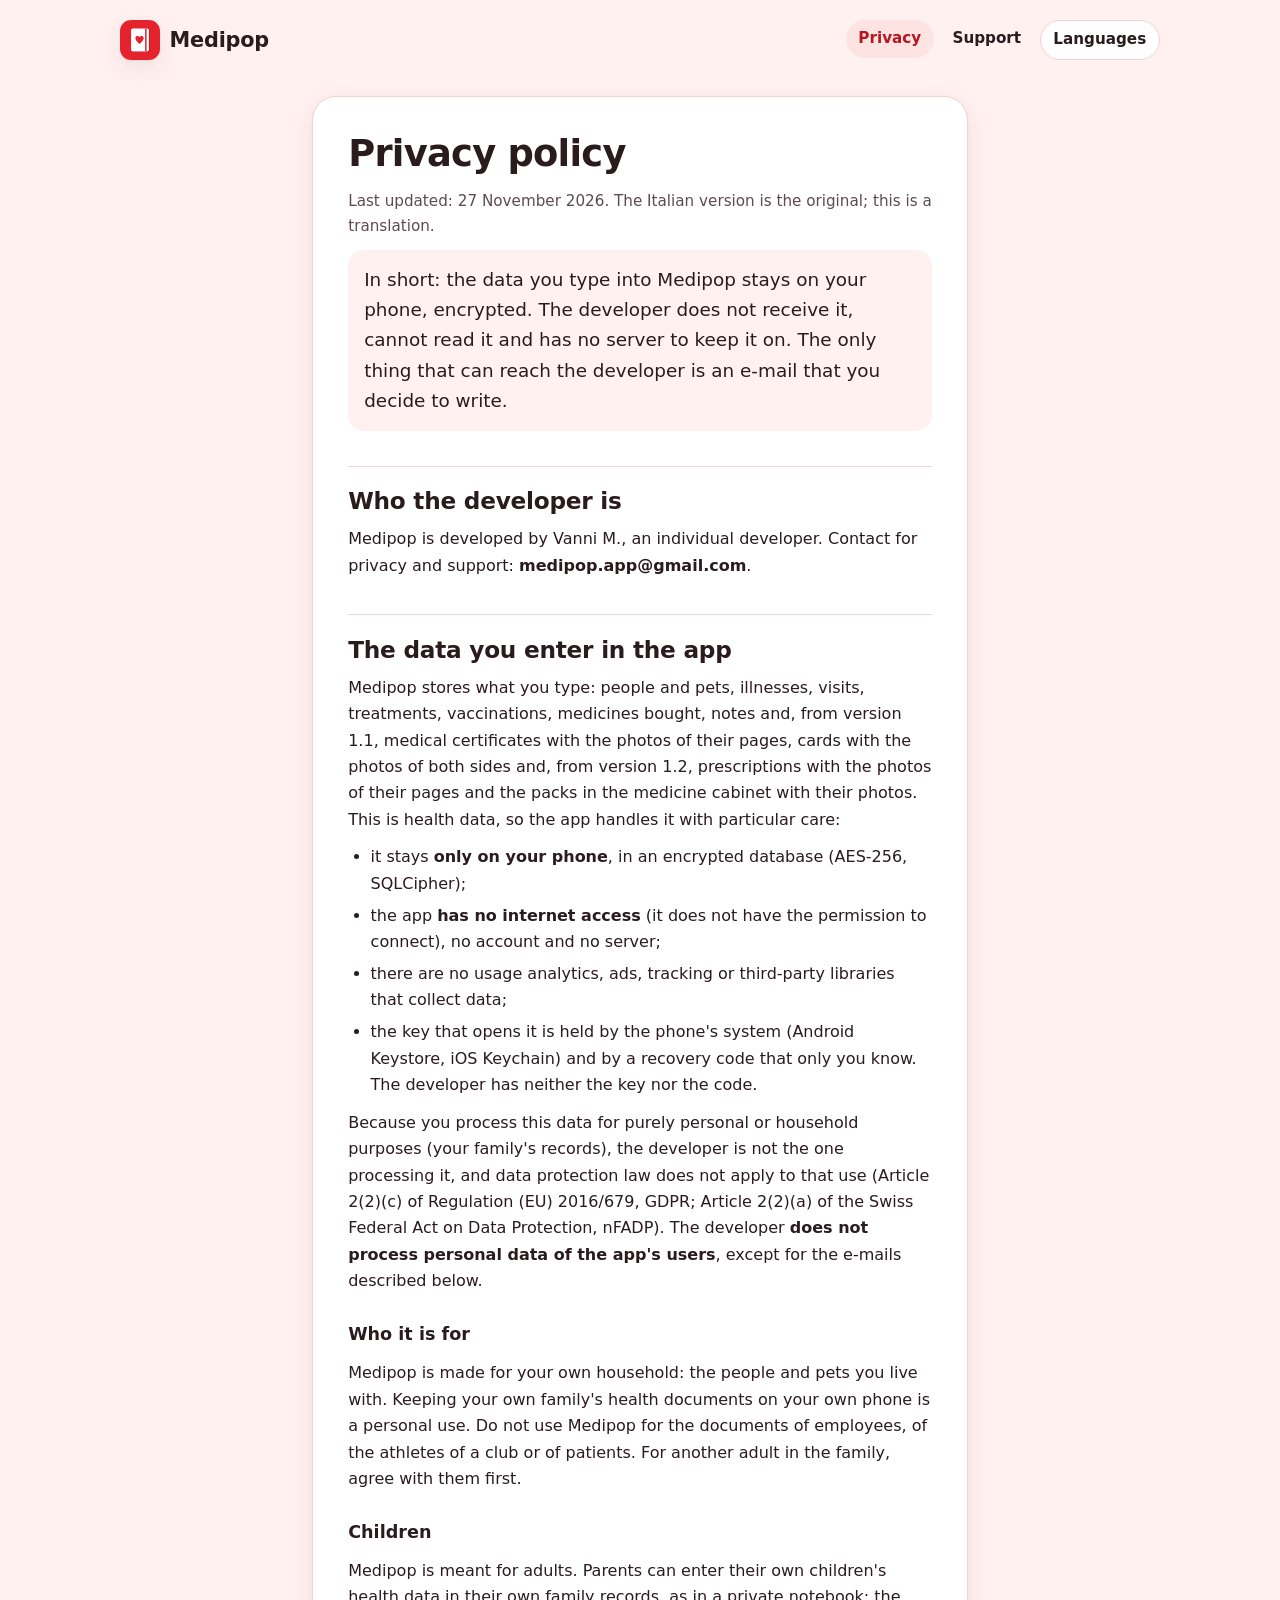
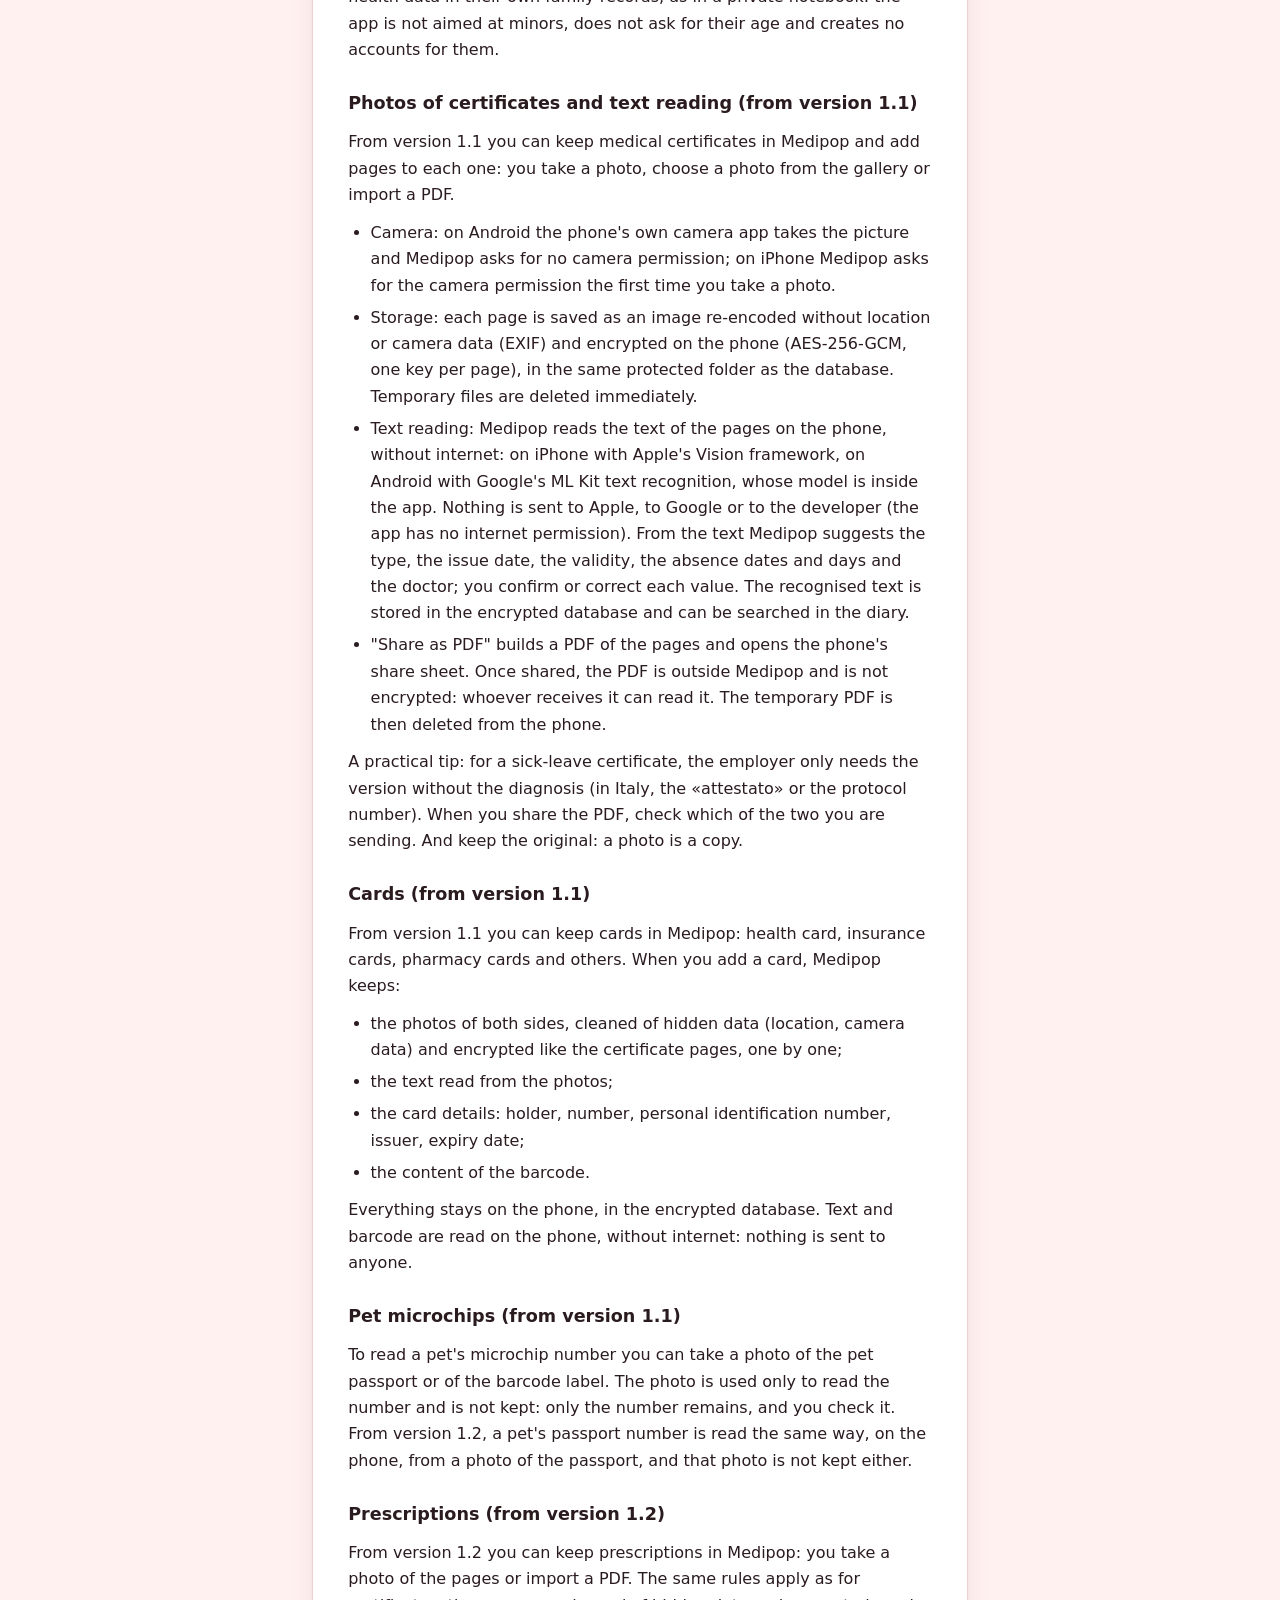
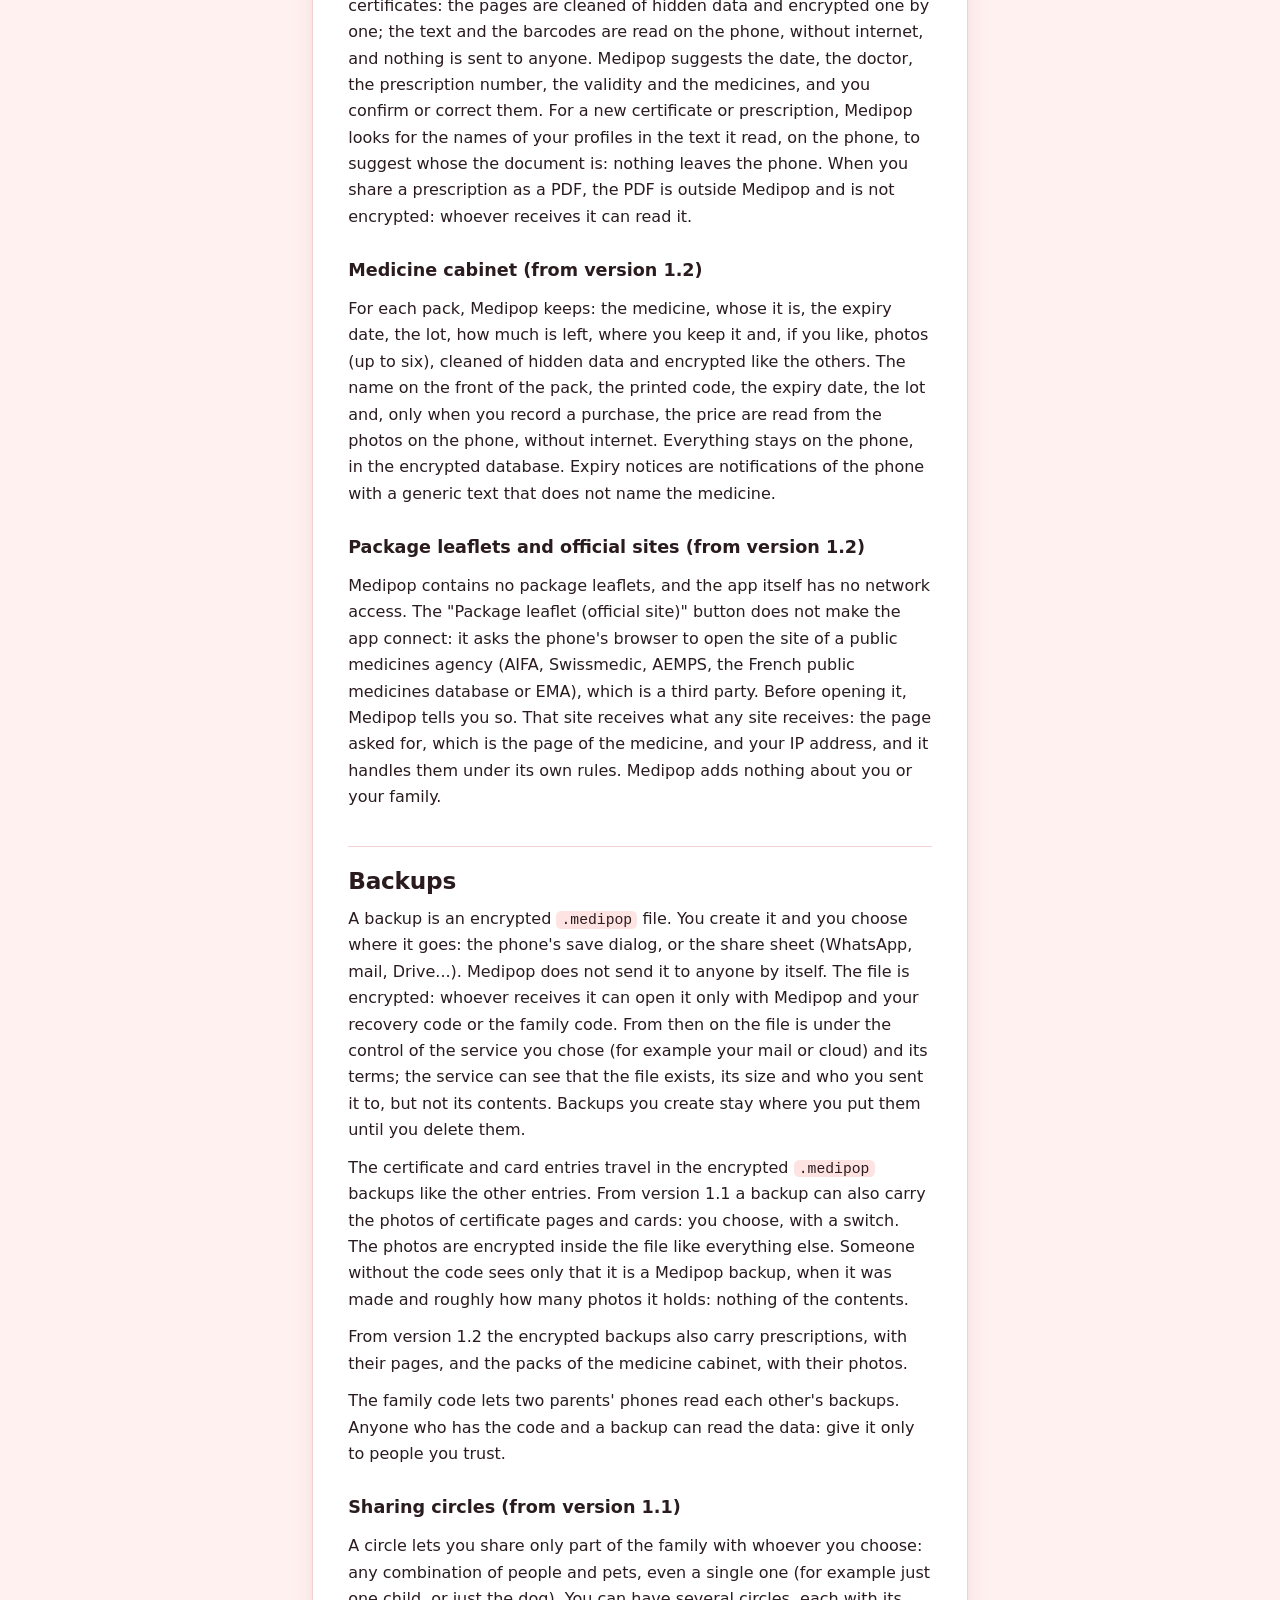
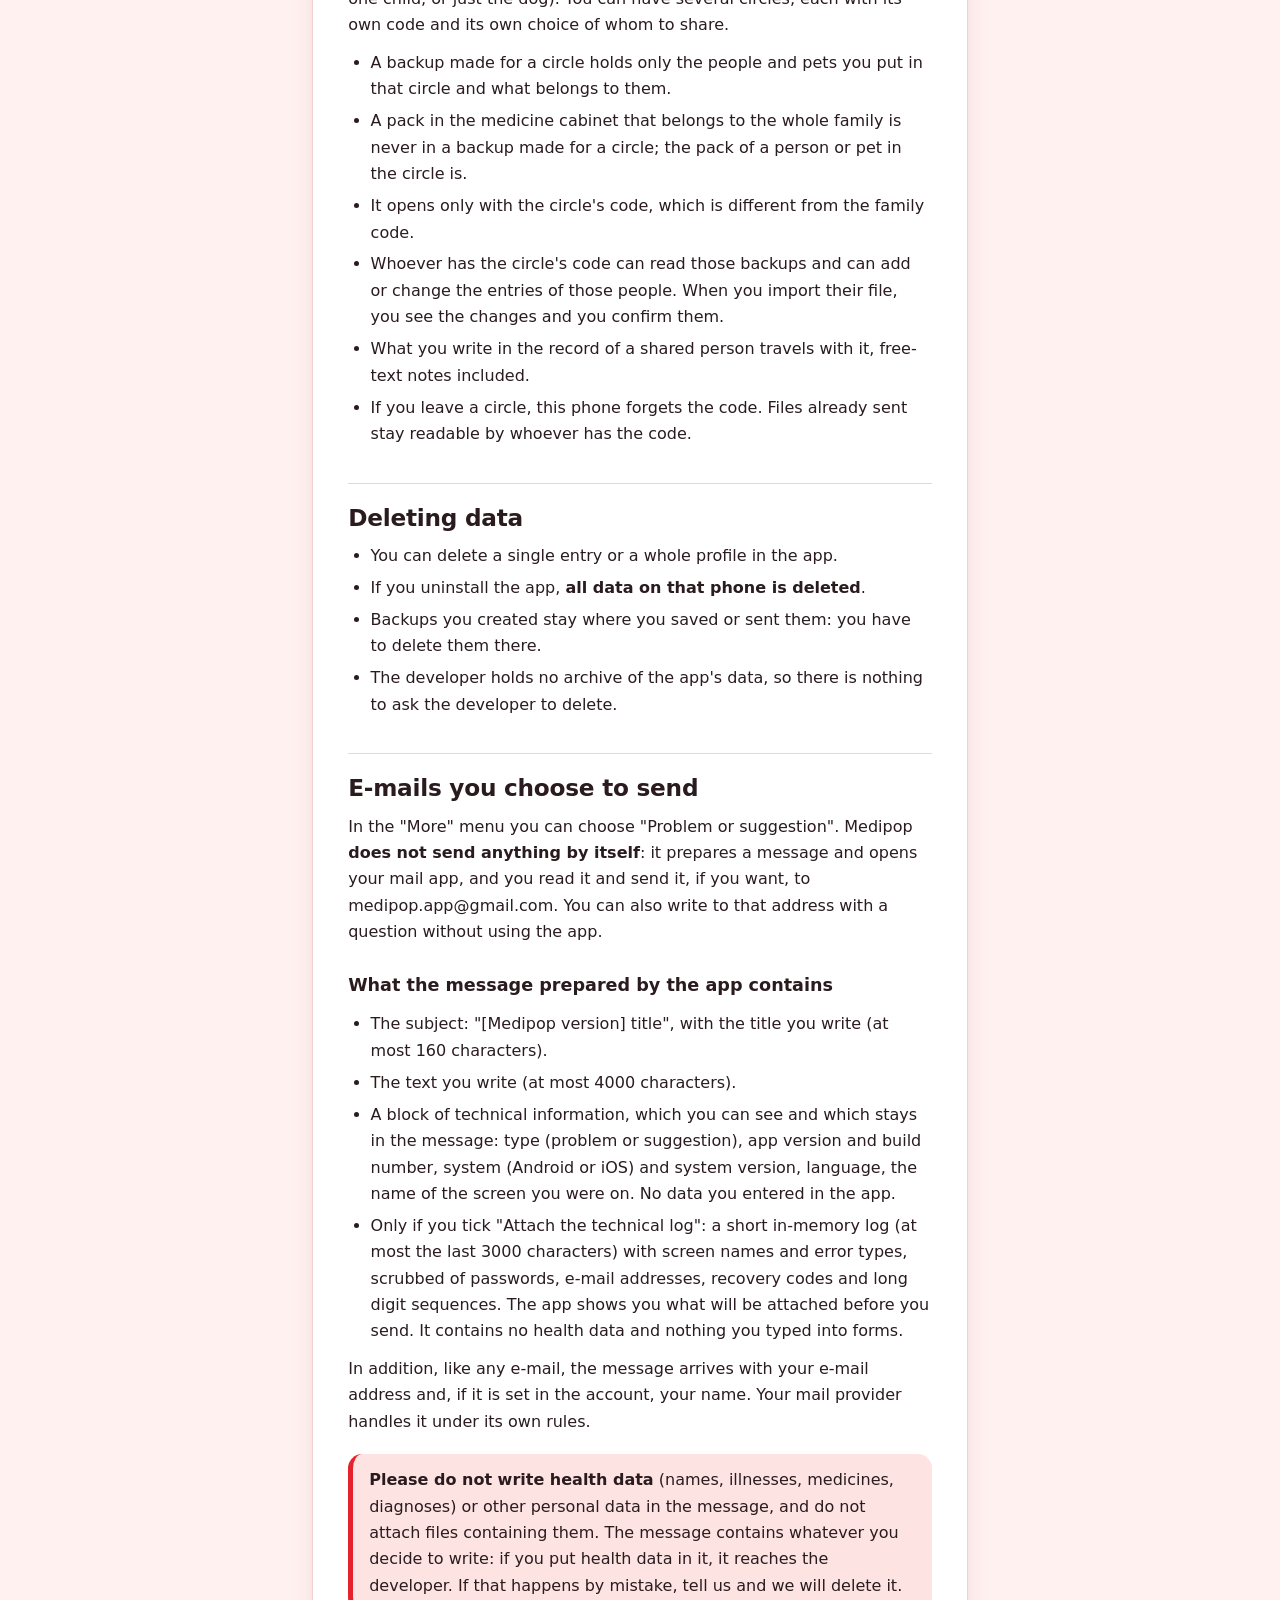
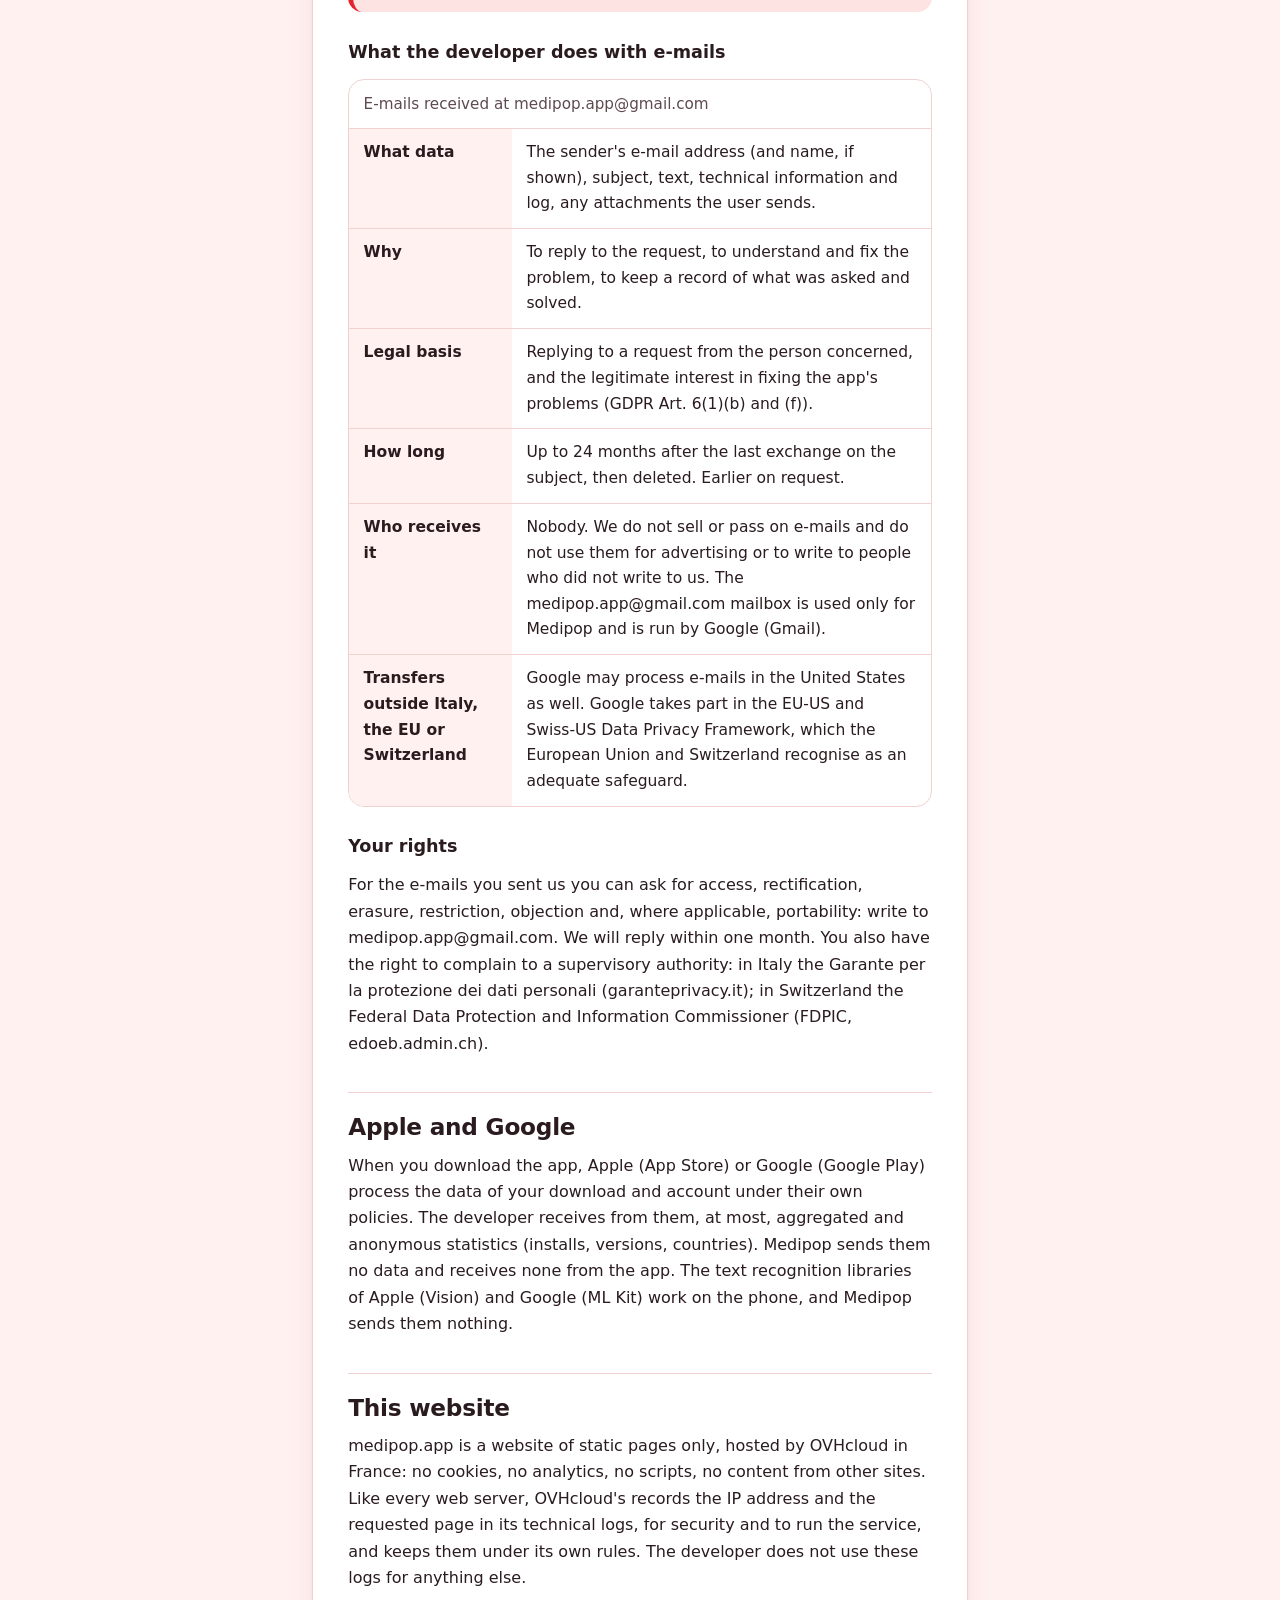
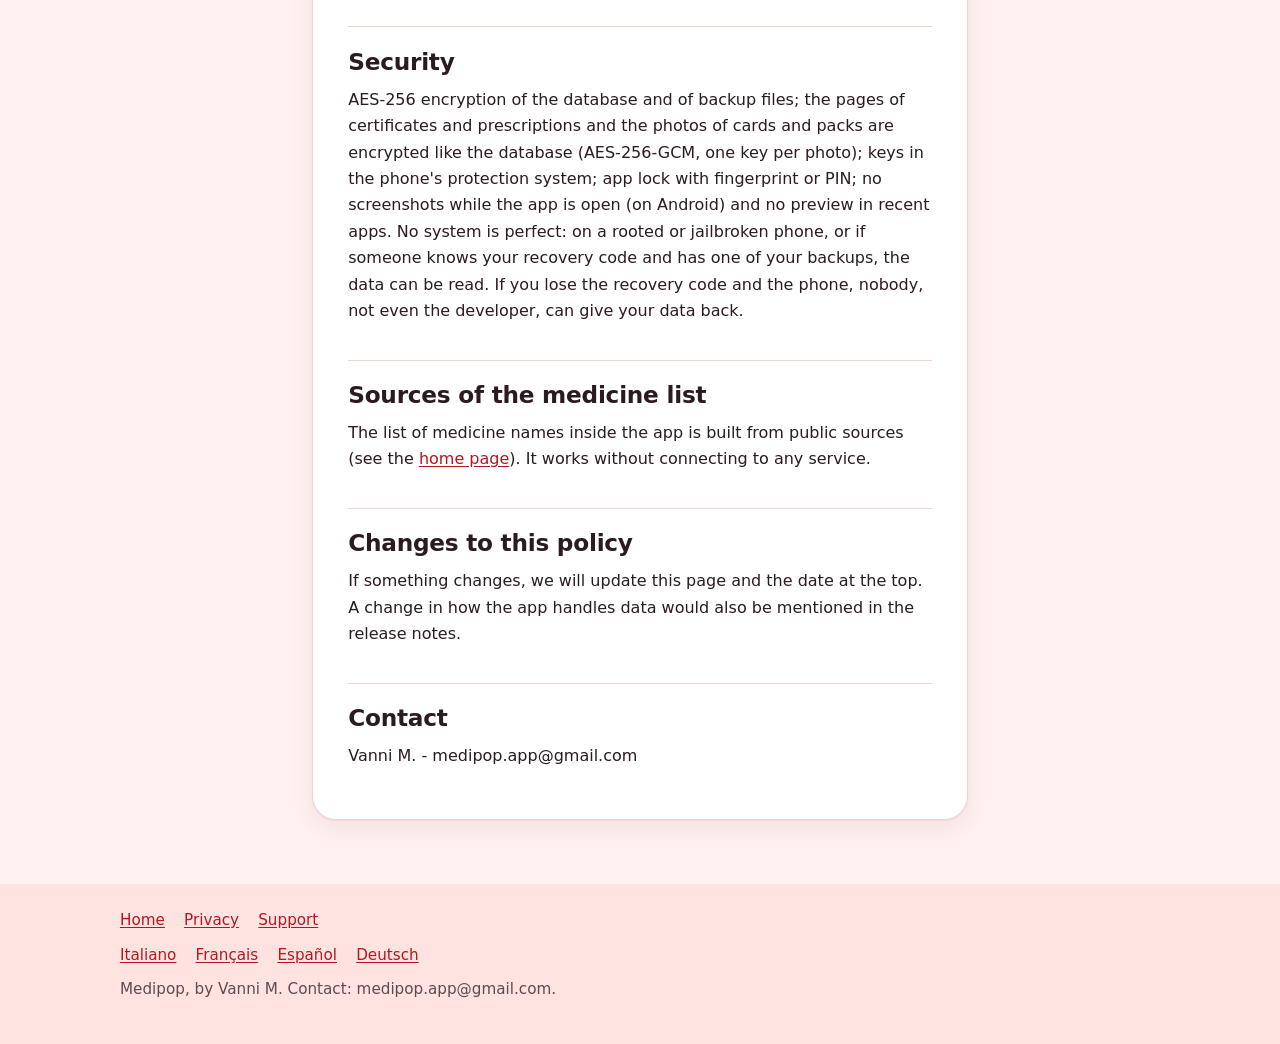
<file: en/privacy.html>
<!doctype html>
<html lang="en">
<head>
<meta charset="utf-8">
<meta name="viewport" content="width=device-width, initial-scale=1">
<title>Privacy - Medipop</title>
<meta name="description" content="Medipop privacy policy: your data stays on your phone; what happens to the e-mails you choose to send.">
<link rel="stylesheet" href="../style.css">
<link rel="icon" href="../icon.svg" type="image/svg+xml">
<link rel="alternate" hreflang="it" href="../privacy.html">
<link rel="alternate" hreflang="en" href="privacy.html">
<link rel="alternate" hreflang="fr" href="../fr/privacy.html">
<link rel="alternate" hreflang="es" href="../es/privacy.html">
<link rel="alternate" hreflang="de" href="../de/privacy.html">
<link rel="alternate" hreflang="x-default" href="../privacy.html">
</head>
<body>
<a class="skip" href="#content">Skip to content</a>
<header class="site">
  <div class="wrap">
    <a class="brand" href="index.html">
      <img src="../icon.svg" width="40" height="40" alt="">
      <span>Medipop</span>
    </a>
    <nav aria-label="Main">
      <ul>
        <li><a href="privacy.html" aria-current="page">Privacy</a></li>
        <li><a href="support.html">Support</a></li>
        <li><a href="#languages">Languages</a></li>
      </ul>
    </nav>
  </div>
</header>
<main id="content">
<div class="wrap narrow doc">
<div class="sheet">
  <h1>Privacy policy</h1>
  <p class="muted">Last updated: 27 November 2026. The Italian version is the original; this is a translation.</p>

  <p class="lead">In short: the data you type into Medipop stays on your phone, encrypted. The developer does not receive it, cannot read it and has no server to keep it on. The only thing that can reach the developer is an e-mail that you decide to write.</p>

  <h2>Who the developer is</h2>
  <p>Medipop is developed by Vanni M., an individual developer. Contact for privacy and support: <strong>medipop.app@gmail.com</strong>.</p>

  <h2>The data you enter in the app</h2>
  <p>Medipop stores what you type: people and pets, illnesses, visits, treatments, vaccinations, medicines bought, notes and, from version 1.1, medical certificates with the photos of their pages, cards with the photos of both sides and, from version 1.2, prescriptions with the photos of their pages and the packs in the medicine cabinet with their photos. This is health data, so the app handles it with particular care:</p>
  <ul>
    <li>it stays <strong>only on your phone</strong>, in an encrypted database (AES-256, SQLCipher);</li>
    <li>the app <strong>has no internet access</strong> (it does not have the permission to connect), no account and no server;</li>
    <li>there are no usage analytics, ads, tracking or third-party libraries that collect data;</li>
    <li>the key that opens it is held by the phone's system (Android Keystore, iOS Keychain) and by a recovery code that only you know. The developer has neither the key nor the code.</li>
  </ul>
  <p>Because you process this data for purely personal or household purposes (your family's records), the developer is not the one processing it, and data protection law does not apply to that use (Article 2(2)(c) of Regulation (EU) 2016/679, GDPR; Article 2(2)(a) of the Swiss Federal Act on Data Protection, nFADP). The developer <strong>does not process personal data of the app's users</strong>, except for the e-mails described below.</p>

  <h3>Who it is for</h3>
  <p>Medipop is made for your own household: the people and pets you live with. Keeping your own family's health documents on your own phone is a personal use. Do not use Medipop for the documents of employees, of the athletes of a club or of patients. For another adult in the family, agree with them first.</p>

  <h3>Children</h3>
  <p>Medipop is meant for adults. Parents can enter their own children's health data in their own family records, as in a private notebook: the app is not aimed at minors, does not ask for their age and creates no accounts for them.</p>

  <h3>Photos of certificates and text reading (from version 1.1)</h3>
  <p>From version 1.1 you can keep medical certificates in Medipop and add pages to each one: you take a photo, choose a photo from the gallery or import a PDF.</p>
  <ul>
    <li>Camera: on Android the phone's own camera app takes the picture and Medipop asks for no camera permission; on iPhone Medipop asks for the camera permission the first time you take a photo.</li>
    <li>Storage: each page is saved as an image re-encoded without location or camera data (EXIF) and encrypted on the phone (AES-256-GCM, one key per page), in the same protected folder as the database. Temporary files are deleted immediately.</li>
    <li>Text reading: Medipop reads the text of the pages on the phone, without internet: on iPhone with Apple's Vision framework, on Android with Google's ML Kit text recognition, whose model is inside the app. Nothing is sent to Apple, to Google or to the developer (the app has no internet permission). From the text Medipop suggests the type, the issue date, the validity, the absence dates and days and the doctor; you confirm or correct each value. The recognised text is stored in the encrypted database and can be searched in the diary.</li>
    <li>"Share as PDF" builds a PDF of the pages and opens the phone's share sheet. Once shared, the PDF is outside Medipop and is not encrypted: whoever receives it can read it. The temporary PDF is then deleted from the phone.</li>
  </ul>
  <p>A practical tip: for a sick-leave certificate, the employer only needs the version without the diagnosis (in Italy, the <span lang="it">«attestato»</span> or the protocol number). When you share the PDF, check which of the two you are sending. And keep the original: a photo is a copy.</p>

  <h3>Cards (from version 1.1)</h3>
  <p>From version 1.1 you can keep cards in Medipop: health card, insurance cards, pharmacy cards and others. When you add a card, Medipop keeps:</p>
  <ul>
    <li>the photos of both sides, cleaned of hidden data (location, camera data) and encrypted like the certificate pages, one by one;</li>
    <li>the text read from the photos;</li>
    <li>the card details: holder, number, personal identification number, issuer, expiry date;</li>
    <li>the content of the barcode.</li>
  </ul>
  <p>Everything stays on the phone, in the encrypted database. Text and barcode are read on the phone, without internet: nothing is sent to anyone.</p>

  <h3>Pet microchips (from version 1.1)</h3>
  <p>To read a pet's microchip number you can take a photo of the pet passport or of the barcode label. The photo is used only to read the number and is not kept: only the number remains, and you check it. From version 1.2, a pet's passport number is read the same way, on the phone, from a photo of the passport, and that photo is not kept either.</p>

  <h3>Prescriptions (from version 1.2)</h3>
  <p>From version 1.2 you can keep prescriptions in Medipop: you take a photo of the pages or import a PDF. The same rules apply as for certificates: the pages are cleaned of hidden data and encrypted one by one; the text and the barcodes are read on the phone, without internet, and nothing is sent to anyone. Medipop suggests the date, the doctor, the prescription number, the validity and the medicines, and you confirm or correct them. For a new certificate or prescription, Medipop looks for the names of your profiles in the text it read, on the phone, to suggest whose the document is: nothing leaves the phone. When you share a prescription as a PDF, the PDF is outside Medipop and is not encrypted: whoever receives it can read it.</p>

  <h3>Medicine cabinet (from version 1.2)</h3>
  <p>For each pack, Medipop keeps: the medicine, whose it is, the expiry date, the lot, how much is left, where you keep it and, if you like, photos (up to six), cleaned of hidden data and encrypted like the others. The name on the front of the pack, the printed code, the expiry date, the lot and, only when you record a purchase, the price are read from the photos on the phone, without internet. Everything stays on the phone, in the encrypted database. Expiry notices are notifications of the phone with a generic text that does not name the medicine.</p>

  <h3>Package leaflets and official sites (from version 1.2)</h3>
  <p>Medipop contains no package leaflets, and the app itself has no network access. The "Package leaflet (official site)" button does not make the app connect: it asks the phone's browser to open the site of a public medicines agency (AIFA, Swissmedic, AEMPS, the French public medicines database or EMA), which is a third party. Before opening it, Medipop tells you so. That site receives what any site receives: the page asked for, which is the page of the medicine, and your IP address, and it handles them under its own rules. Medipop adds nothing about you or your family.</p>

  <h2>Backups</h2>
  <p>A backup is an encrypted <code>.medipop</code> file. You create it and you choose where it goes: the phone's save dialog, or the share sheet (WhatsApp, mail, Drive...). Medipop does not send it to anyone by itself. The file is encrypted: whoever receives it can open it only with Medipop and your recovery code or the family code. From then on the file is under the control of the service you chose (for example your mail or cloud) and its terms; the service can see that the file exists, its size and who you sent it to, but not its contents. Backups you create stay where you put them until you delete them.</p>
  <p>The certificate and card entries travel in the encrypted <code>.medipop</code> backups like the other entries. From version 1.1 a backup can also carry the photos of certificate pages and cards: you choose, with a switch. The photos are encrypted inside the file like everything else. Someone without the code sees only that it is a Medipop backup, when it was made and roughly how many photos it holds: nothing of the contents.</p>
  <p>From version 1.2 the encrypted backups also carry prescriptions, with their pages, and the packs of the medicine cabinet, with their photos.</p>
  <p>The family code lets two parents' phones read each other's backups. Anyone who has the code and a backup can read the data: give it only to people you trust.</p>

  <h3>Sharing circles (from version 1.1)</h3>
  <p>A circle lets you share only part of the family with whoever you choose: any combination of people and pets, even a single one (for example just one child, or just the dog). You can have several circles, each with its own code and its own choice of whom to share.</p>
  <ul>
    <li>A backup made for a circle holds only the people and pets you put in that circle and what belongs to them.</li>
    <li>A pack in the medicine cabinet that belongs to the whole family is never in a backup made for a circle; the pack of a person or pet in the circle is.</li>
    <li>It opens only with the circle's code, which is different from the family code.</li>
    <li>Whoever has the circle's code can read those backups and can add or change the entries of those people. When you import their file, you see the changes and you confirm them.</li>
    <li>What you write in the record of a shared person travels with it, free-text notes included.</li>
    <li>If you leave a circle, this phone forgets the code. Files already sent stay readable by whoever has the code.</li>
  </ul>

  <h2>Deleting data</h2>
  <ul>
    <li>You can delete a single entry or a whole profile in the app.</li>
    <li>If you uninstall the app, <strong>all data on that phone is deleted</strong>.</li>
    <li>Backups you created stay where you saved or sent them: you have to delete them there.</li>
    <li>The developer holds no archive of the app's data, so there is nothing to ask the developer to delete.</li>
  </ul>

  <h2>E-mails you choose to send</h2>
  <p>In the "More" menu you can choose "Problem or suggestion". Medipop <strong>does not send anything by itself</strong>: it prepares a message and opens your mail app, and you read it and send it, if you want, to medipop.app@gmail.com. You can also write to that address with a question without using the app.</p>

  <h3>What the message prepared by the app contains</h3>
  <ul>
    <li>The subject: "[Medipop version] title", with the title you write (at most 160 characters).</li>
    <li>The text you write (at most 4000 characters).</li>
    <li>A block of technical information, which you can see and which stays in the message: type (problem or suggestion), app version and build number, system (Android or iOS) and system version, language, the name of the screen you were on. No data you entered in the app.</li>
    <li>Only if you tick "Attach the technical log": a short in-memory log (at most the last 3000 characters) with screen names and error types, scrubbed of passwords, e-mail addresses, recovery codes and long digit sequences. The app shows you what will be attached before you send. It contains no health data and nothing you typed into forms.</li>
  </ul>
  <p>In addition, like any e-mail, the message arrives with your e-mail address and, if it is set in the account, your name. Your mail provider handles it under its own rules.</p>

  <p class="note"><strong>Please do not write health data</strong> (names, illnesses, medicines, diagnoses) or other personal data in the message, and do not attach files containing them. The message contains whatever you decide to write: if you put health data in it, it reaches the developer. If that happens by mistake, tell us and we will delete it.</p>

  <h3>What the developer does with e-mails</h3>
  <div class="tablewrap">
  <table>
    <caption class="muted caption-left">E-mails received at medipop.app@gmail.com</caption>
    <tbody>
      <tr><th scope="row">What data</th><td>The sender's e-mail address (and name, if shown), subject, text, technical information and log, any attachments the user sends.</td></tr>
      <tr><th scope="row">Why</th><td>To reply to the request, to understand and fix the problem, to keep a record of what was asked and solved.</td></tr>
      <tr><th scope="row">Legal basis</th><td>Replying to a request from the person concerned, and the legitimate interest in fixing the app's problems (GDPR Art. 6(1)(b) and (f)).</td></tr>
      <tr><th scope="row">How long</th><td>Up to 24 months after the last exchange on the subject, then deleted. Earlier on request.</td></tr>
      <tr><th scope="row">Who receives it</th><td>Nobody. We do not sell or pass on e-mails and do not use them for advertising or to write to people who did not write to us. The medipop.app@gmail.com mailbox is used only for Medipop and is run by Google (Gmail).</td></tr>
      <tr><th scope="row">Transfers outside Italy, the EU or Switzerland</th><td>Google may process e-mails in the United States as well. Google takes part in the EU-US and Swiss-US Data Privacy Framework, which the European Union and Switzerland recognise as an adequate safeguard.</td></tr>
    </tbody>
  </table>
  </div>

  <h3>Your rights</h3>
  <p>For the e-mails you sent us you can ask for access, rectification, erasure, restriction, objection and, where applicable, portability: write to medipop.app@gmail.com. We will reply within one month. You also have the right to complain to a supervisory authority: in Italy the Garante per la protezione dei dati personali (garanteprivacy.it); in Switzerland the Federal Data Protection and Information Commissioner (FDPIC, edoeb.admin.ch).</p>

  <h2>Apple and Google</h2>
  <p>When you download the app, Apple (App Store) or Google (Google Play) process the data of your download and account under their own policies. The developer receives from them, at most, aggregated and anonymous statistics (installs, versions, countries). Medipop sends them no data and receives none from the app. The text recognition libraries of Apple (Vision) and Google (ML Kit) work on the phone, and Medipop sends them nothing.</p>

  <h2>This website</h2>
  <p>medipop.app is a website of static pages only, hosted by OVHcloud in France: no cookies, no analytics, no scripts, no content from other sites. Like every web server, OVHcloud's records the IP address and the requested page in its technical logs, for security and to run the service, and keeps them under its own rules. The developer does not use these logs for anything else.</p>

  <h2>Security</h2>
  <p>AES-256 encryption of the database and of backup files; the pages of certificates and prescriptions and the photos of cards and packs are encrypted like the database (AES-256-GCM, one key per photo); keys in the phone's protection system; app lock with fingerprint or PIN; no screenshots while the app is open (on Android) and no preview in recent apps. No system is perfect: on a rooted or jailbroken phone, or if someone knows your recovery code and has one of your backups, the data can be read. If you lose the recovery code and the phone, nobody, not even the developer, can give your data back.</p>

  <h2>Sources of the medicine list</h2>
  <p>The list of medicine names inside the app is built from public sources (see the <a href="index.html#sources">home page</a>). It works without connecting to any service.</p>

  <h2>Changes to this policy</h2>
  <p>If something changes, we will update this page and the date at the top. A change in how the app handles data would also be mentioned in the release notes.</p>

  <h2>Contact</h2>
  <p>Vanni M. - medipop.app@gmail.com</p>
</div>
</div>
</main>
<footer class="site">
  <div class="wrap">
    <ul>
      <li><a href="index.html">Home</a></li>
      <li><a href="privacy.html">Privacy</a></li>
      <li><a href="support.html">Support</a></li>
    </ul>
    <ul id="languages" aria-label="Languages">
      <li><a href="../privacy.html" hreflang="it" lang="it">Italiano</a></li>
      <li><a href="../fr/privacy.html" hreflang="fr" lang="fr">Français</a></li>
      <li><a href="../es/privacy.html" hreflang="es" lang="es">Español</a></li>
      <li><a href="../de/privacy.html" hreflang="de" lang="de">Deutsch</a></li>
    </ul>
    <p>Medipop, by Vanni M. Contact: medipop.app@gmail.com.</p>
  </div>
</footer>
</body>
</html>
</file>
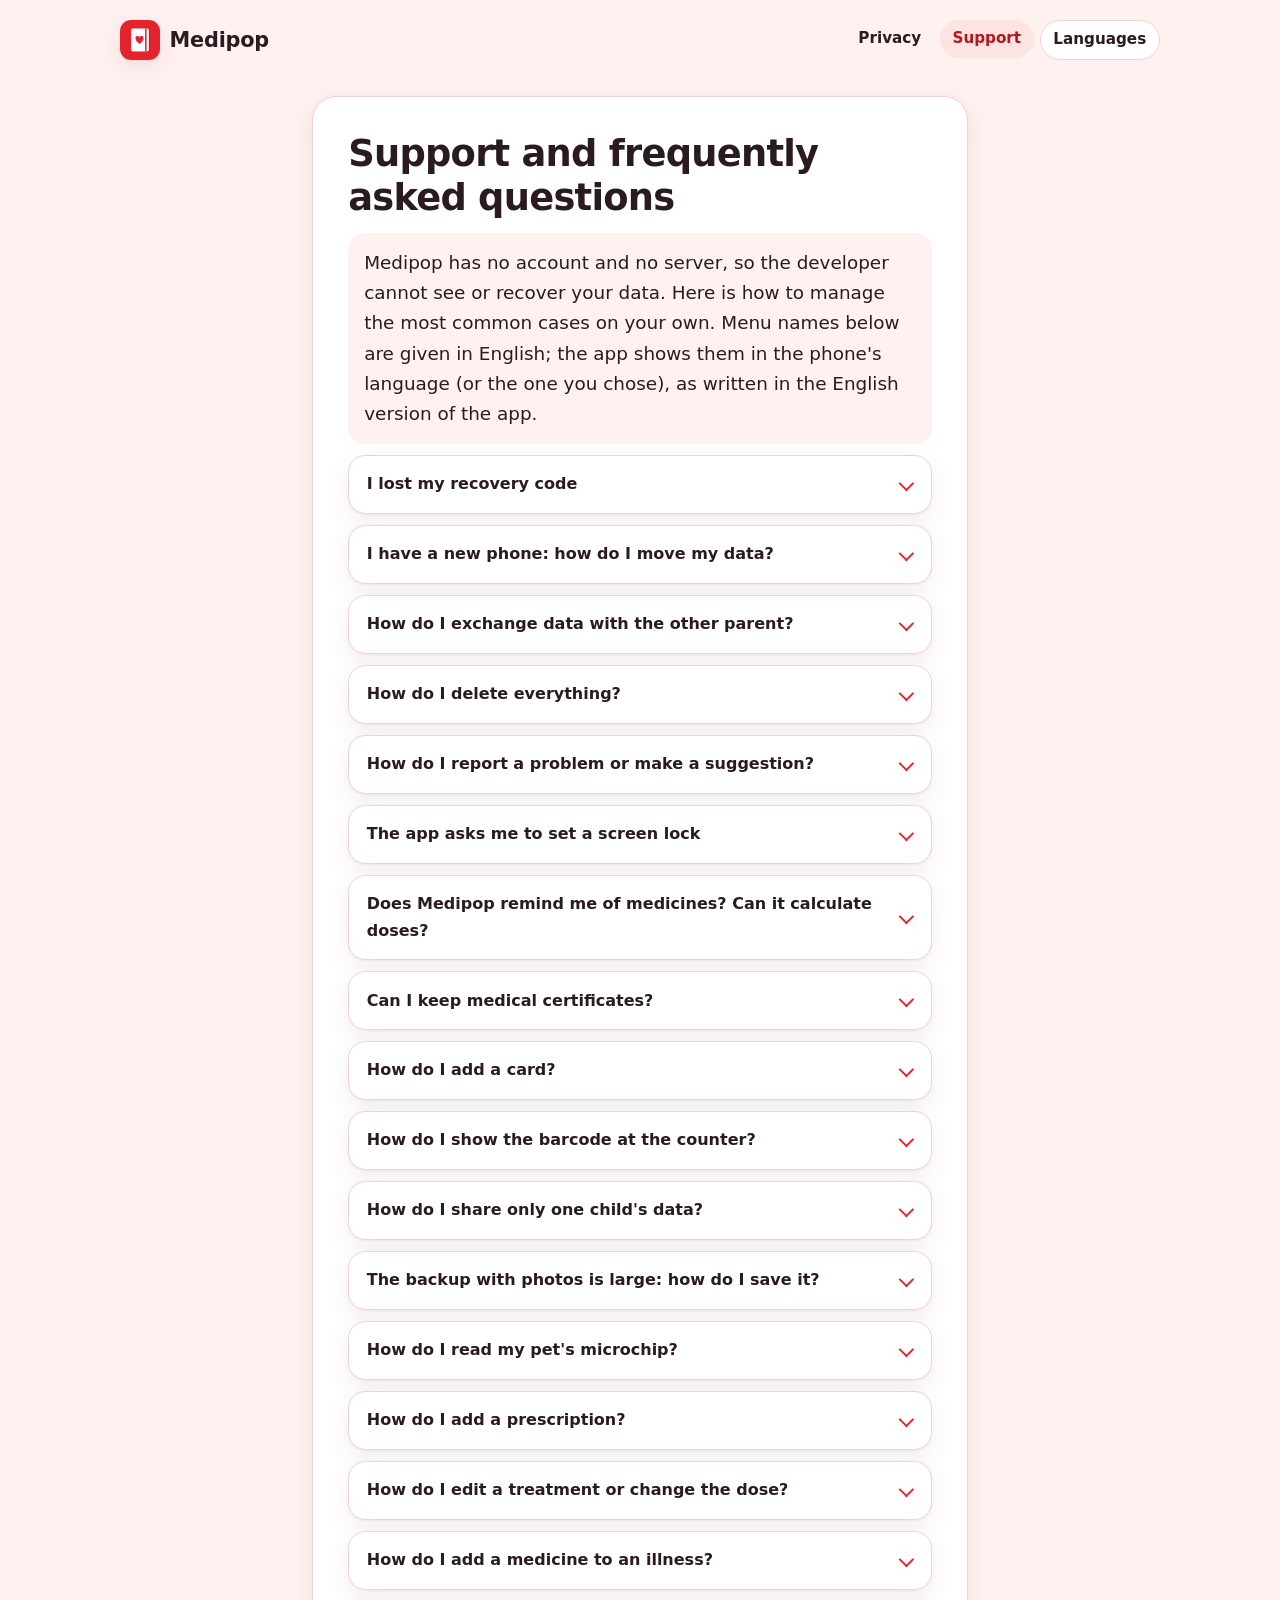
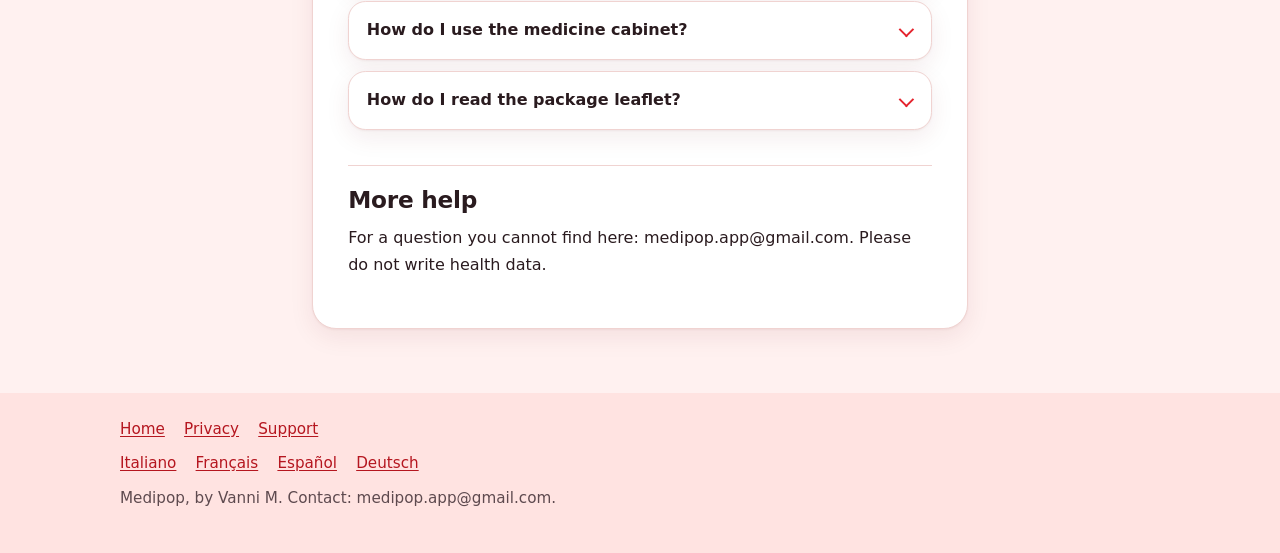
<file: en/support.html>
<!doctype html>
<html lang="en">
<head>
<meta charset="utf-8">
<meta name="viewport" content="width=device-width, initial-scale=1">
<title>Support - Medipop</title>
<meta name="description" content="Medipop frequently asked questions: recovery code, new phone, exchange between parents, deleting data, reporting a problem.">
<link rel="stylesheet" href="../style.css">
<link rel="icon" href="../icon.svg" type="image/svg+xml">
<link rel="alternate" hreflang="it" href="../supporto.html">
<link rel="alternate" hreflang="en" href="support.html">
<link rel="alternate" hreflang="fr" href="../fr/support.html">
<link rel="alternate" hreflang="es" href="../es/support.html">
<link rel="alternate" hreflang="de" href="../de/support.html">
<link rel="alternate" hreflang="x-default" href="../supporto.html">
</head>
<body>
<a class="skip" href="#content">Skip to content</a>
<header class="site">
  <div class="wrap">
    <a class="brand" href="index.html">
      <img src="../icon.svg" width="40" height="40" alt="">
      <span>Medipop</span>
    </a>
    <nav aria-label="Main">
      <ul>
        <li><a href="privacy.html">Privacy</a></li>
        <li><a href="support.html" aria-current="page">Support</a></li>
        <li><a href="#languages">Languages</a></li>
      </ul>
    </nav>
  </div>
</header>
<main id="content">
<div class="wrap narrow doc">
<div class="sheet">
  <h1>Support and frequently asked questions</h1>
  <p class="lead">Medipop has no account and no server, so the developer cannot see or recover your data. Here is how to manage the most common cases on your own. Menu names below are given in English; the app shows them in the phone's language (or the one you chose), as written in the English version of the app.</p>

  <details>
    <summary>I lost my recovery code</summary>
    <p>There is no procedure to make a new one, and the developer cannot recover it either: that is what keeps the data private.</p>
    <ul>
      <li>As long as you have the phone and the app opens, your data is there: you can keep using it normally.</li>
      <li>If you think you saved it but are not sure, go to More, Security, "Check the code": type or paste the code you found and the app tells you whether it is the right one, without changing anything. Also look for a file named "Medipop-codice-di-recupero.txt" in your password manager, files or cloud.</li>
      <li>If you share data with the other parent through the family code, backups can also be opened with that code, and the data may also be on their phone.</li>
      <li>If you lose the code and also the phone (or the key inside it), the data cannot be recovered.</li>
    </ul>
    <p>When you can, keep the code somewhere safe (password manager, protected file, paper in a private place).</p>
  </details>

  <details>
    <summary>I have a new phone: how do I move my data?</summary>
    <ol>
      <li>On the old phone: More, "Backup and family", "Export backup" (or "Share the backup"). Save the <code>.medipop</code> file somewhere you can find it, for example a cloud folder, or send it to yourself.</li>
      <li>Keep the old phone's recovery code at hand.</li>
      <li>On the new phone: install Medipop (the phone must have a screen lock), then on the welcome screen tap "Restore from a backup". Choose the file and type the old phone's recovery code (or the family code).</li>
      <li>Medipop creates a <strong>new</strong> vault with a <strong>new recovery code</strong>: save it, because from now on that is the one that counts.</li>
    </ol>
    <p>Make the backup before changing phone: if the old one is already gone and you have no backup, the data cannot be recovered.</p>
  </details>

  <details>
    <summary>How do I exchange data with the other parent?</summary>
    <ol>
      <li>On the first phone: More, "Backup and family", "Create the family code". Send it to the other parent with "Send", or copy it or save it as a file. Best in person or in a different message from the chat where you will send the backups: whoever has the code and a backup can read the data.</li>
      <li>On the other phone: More, "Backup and family", "Join a family", "Paste" (or "Load from file").</li>
      <li>Now a backup made by one phone opens on the other. With "Share the backup" you send it with the app you prefer (WhatsApp, mail, Drive...); the other opens it with "Open with Medipop" or from "Import a backup".</li>
      <li>Before importing you see a preview of what would change. If two profiles look like the same one, the app asks you. Data is merged, not blindly overwritten: for edited records the most recent edit wins.</li>
    </ol>
    <p>If you import something by mistake, "Undo last import" puts things back as they were (the safety copy is kept for 7 days).</p>
    <p>If the other parent should no longer be able to read the backups: leave the family, create a new code and give it only to whom you want. Backups already saved with the old code remain readable by anyone who knows it.</p>
  </details>

  <details>
    <summary>How do I delete everything?</summary>
    <ul>
      <li><strong>One entry</strong>: open it and choose "Delete this entry". <strong>A profile</strong> with its whole history: from the Family tab, "Delete profile". It cannot be undone.</li>
      <li><strong>Everything on the phone</strong>: uninstall the app. The data is deleted with it.</li>
      <li><strong>Backups</strong> you created stay where you saved or sent them (files, cloud, chats, mail): delete them from there.</li>
      <li>If you also want the e-mails you sent to the developer deleted, write to medipop.app@gmail.com.</li>
    </ul>
  </details>

  <details>
    <summary>How do I report a problem or make a suggestion?</summary>
    <p>In the app: More, "Problem or suggestion". Choose the type, write a title and the text. The app opens your mail app with the message already prepared, addressed to medipop.app@gmail.com: read it and send it yourself. Nothing is sent by itself.</p>
    <p>The message contains your text and a technical block (app version, system, language, screen name). If you want you can attach a short technical log, which only shows screen names and error types. All details are in the <a href="privacy.html">privacy policy</a>.</p>
    <p><strong>Do not write health data or names</strong> in the message. Describe what you did and what happened, without the contents. If you have no mail app, write to medipop.app@gmail.com.</p>
  </details>

  <details>
    <summary>The app asks me to set a screen lock</summary>
    <p>Medipop protects your data with a key held by the phone's system and needs the phone to have a PIN, pattern, password or fingerprint (or Face ID on iPhone). Set the lock in the phone's security settings and come back to the app: it checks again by itself.</p>
  </details>

  <details>
    <summary>Does Medipop remind me of medicines? Can it calculate doses?</summary>
    <p>Reminders, yes: you choose the time and which family members to be reminded for, and a notification never shows the medicine: at most it has the family member's first name, which you can hide in More, Notifications. From version 1.2 a notice also tells you about medicines in the medicine cabinet that are about to expire, again without naming the medicine. Doses, no: Medipop only stores what you type, the dose is the text you copy from the box or the prescription, and the app does not calculate or check it. You cannot save other photos or documents, apart from the pages of medical certificates and the photos of cards (from version 1.1), the pages of prescriptions and the photos of packs (from version 1.2), and it gives no medical advice. It does not check interactions and does not say what a medicine is for. For these things ask your doctor, pharmacist or vet.</p>
  </details>

  <details>
    <summary>Can I keep medical certificates?</summary>
    <p>Yes, from version 1.1. Medipop has an archive of medical certificates for each person or pet: sport (competitive and non-competitive), sick leave for work, school absence, fitness (work, driving, other) and others. To add one, go to "Add to the diary", "Medical certificate", then add the pages with "Take a photo", "From the gallery" or "Import a PDF". On Android the phone's own camera app takes the picture and Medipop asks for no camera permission; on iPhone it asks the first time you take a photo.</p>
    <ul>
      <li>The pages are encrypted on the phone and saved without location data.</li>
      <li>Medipop reads the text on the phone, without internet, and suggests the type, the dates, the absence and the doctor: you confirm or correct each value. The text can be searched in the diary.</li>
      <li>The expiry notice is optional: the same day or 7, 15, 30 or 60 days before. The notification does not say which certificate it is about: at most it has the family member's first name, which you can hide in More, Notifications.</li>
      <li>"Share as PDF" builds a PDF of the pages and opens the share sheet. The shared PDF is not encrypted: whoever receives it can read it.</li>
      <li>The certificate entries are in the encrypted <code>.medipop</code> backups like the other entries. From version 1.1 the backup can also carry the photos of the pages: you choose with a switch.</li>
    </ul>
    <p>A copy kept in Medipop does not replace the original document: keep the original. Medipop does not interpret certificates and gives no medical advice.</p>
  </details>

  <details>
    <summary>How do I add a card?</summary>
    <p>From version 1.1. Go to More, "Cards" and add a card. For the front tap "Take a photo" or "From the gallery"; then do the same for the back, if needed.</p>
    <p>Medipop reads the details and the barcode on the phone, without internet, and saves the card straight away. Until you have looked at the details, the card stays marked as still to be checked: open it and check that the details read are right.</p>
  </details>

  <details>
    <summary>How do I show the barcode at the counter?</summary>
    <p>From version 1.1. Open the card and tap "Show the code": the barcode comes back up, large, and the screen goes to full brightness.</p>
    <p>The photo of a card is a handy copy: it does not replace the card where the chip or the magnetic stripe is needed, nor the European Health Insurance Card abroad.</p>
  </details>

  <details>
    <summary>How do I share only one child's data?</summary>
    <p>From version 1.1, with a circle: the people and pets you choose, in any combination (just one child, two people, even just the dog), shared with someone. You can have several circles, each with its own code and its own choice of whom to share.</p>
    <ol>
      <li>Go to More, "Backup and family", "Sharing circles", "Create a circle". Give the circle a name and choose whom to share.</li>
      <li>Send the circle's code to the other parent, only once. Better not in the same chat where you will send the backups.</li>
      <li>Then tap "Share the backup" (or "Export backup") and choose who the backup is for: the circle. There you can also change who is in it. The backup holds only the people and pets of the circle.</li>
      <li>The other parent, in the sharing circles, taps "Join a circle" and pastes the code. Then they open the file with "Open with Medipop".</li>
    </ol>
    <p>Whoever has the circle's code sees only the people in that circle, not the rest of the family. If they add or change their entries, when you import their file you see the changes and you confirm them. All the details are in the <a href="privacy.html">privacy policy</a>.</p>
  </details>

  <details>
    <summary>The backup with photos is large: how do I save it?</summary>
    <p>From version 1.1 the backup can also carry the photos of certificates and cards, and the file can become large.</p>
    <ul>
      <li>With "Share the backup" you choose where to put it: Files, a cloud folder, a message.</li>
      <li>Or turn the photos off with the switch: the file becomes small and each of you keeps your own photos on your own phone.</li>
    </ul>
  </details>

  <details>
    <summary>How do I read my pet's microchip?</summary>
    <p>From version 1.1. Open the pet's profile and start editing it. Next to the microchip number, tap the button to read it with the camera and take a photo of the label in the pet passport. Then check the number that was read. The photo is used only to read the number and is not kept.</p>
  </details>

  <details>
    <summary>How do I add a prescription?</summary>
    <p>From version 1.2. Go to "Add to the diary", "Prescription" and add the pages by taking a photo or importing a PDF.</p>
    <ul>
      <li>Medipop reads the text and the barcodes on the phone, without internet, and suggests the date, the doctor, the prescription number, the validity and the medicines it recognises. Nothing is added until you confirm.</li>
      <li>To see the barcode again, large, on the screen, tap "Show the code".</li>
      <li>From a prescribed medicine, "Create the treatment" opens a treatment already filled in with that medicine. You enter the dose and the times: Medipop does not work them out.</li>
      <li>You can share the prescription as a PDF. The shared PDF is not encrypted: whoever receives it can read it.</li>
      <li>Prescriptions, with their pages, are in the encrypted backups like everything else.</li>
    </ul>
    <p>It is a personal copy: whether a pharmacy accepts a copy depends on the country and on the kind of prescription. Keep the original.</p>
  </details>

  <details>
    <summary>How do I edit a treatment or change the dose?</summary>
    <p>From version 1.2. In the diary, open the sheet of the treatment.</p>
    <ul>
      <li>Tap "Edit": you can change everything, including the start date, also with dates in the past.</li>
      <li>"Last day" goes together with "Duration in days". If you leave it empty, the treatment lasts until you stop it.</li>
      <li>In "Dose changes" tap "Change the dose from a day": choose the day, then write the dose, how many times a day and at what time. For example, a dose that goes up or down. You can also choose a day in the past.</li>
      <li>It stays one treatment: the diary shows one line for each change. The reminders follow the times in effect on each day.</li>
      <li>You write the dose and the times: Medipop does not work them out or suggest them, it saves what you write.</li>
    </ul>
  </details>

  <details>
    <summary>How do I add a medicine to an illness?</summary>
    <p>From version 1.2. Open the sheet of the illness: under "Medicines for this illness" you see the medicines already added.</p>
    <ul>
      <li>Tap "Add a medicine". You can add it from a later day, which is its start date.</li>
      <li>To stop it from a certain day, tap the medicine in the list, then in "Last day" choose the last day it is to be taken.</li>
    </ul>
  </details>

  <details>
    <summary>How do I use the medicine cabinet?</summary>
    <p>From version 1.2. Go to More, "Medicine cabinet" and add a pack. You can type the details or start from a photo: Medipop reads on the phone, without internet, the small square code printed on the pack (it carries the product, the expiry date and the lot) and, in Italy, also the barcode of the pharmacy sticker; if it finds neither, it tries the printed expiry date. Always check what was read before saving.</p>
    <ul>
      <li>For each pack: the medicine, whose it is (the whole family, or one person or pet), the expiry date, the lot, how much is left, where you keep it and, if you like, a photo.</li>
      <li>The list shows expired packs first, then those expiring within 30 days. They also appear in the "Today" tab, under "Expiring".</li>
      <li>You get one notice 30 days before the expiry and one on the day itself, with a generic text that never names the medicine. You can switch it off for each pack.</li>
      <li>From a pack, tap "Start a treatment".</li>
      <li>Packs, with their photo, are in the encrypted backups. A pack that belongs to the whole family is never in a backup made for a circle; the pack of a person or pet in the circle is.</li>
    </ul>
  </details>

  <details>
    <summary>How do I read the package leaflet?</summary>
    <p>Medipop contains no leaflets and has no internet. For a pack whose code belongs to Italy, Switzerland, Spain, France or to a medicine authorised for the whole EU, open the pack and tap "Package leaflet (official site)": the phone's browser opens on the official site of the medicines agency (AIFA, Swissmedic, AEMPS, the French public medicines database, EMA). Before opening it, Medipop tells you that site will see the page asked for and your IP address, like any site; Medipop sends nothing else.</p>
    <p>For German and Austrian codes there is no button, because no official site can be reached from such a code. Medipop does not explain what a medicine is for: ask your doctor or pharmacist.</p>
  </details>

  <h2>More help</h2>
  <p>For a question you cannot find here: medipop.app@gmail.com. Please do not write health data.</p>
</div>
</div>
</main>
<footer class="site">
  <div class="wrap">
    <ul>
      <li><a href="index.html">Home</a></li>
      <li><a href="privacy.html">Privacy</a></li>
      <li><a href="support.html">Support</a></li>
    </ul>
    <ul id="languages" aria-label="Languages">
      <li><a href="../supporto.html" hreflang="it" lang="it">Italiano</a></li>
      <li><a href="../fr/support.html" hreflang="fr" lang="fr">Français</a></li>
      <li><a href="../es/support.html" hreflang="es" lang="es">Español</a></li>
      <li><a href="../de/support.html" hreflang="de" lang="de">Deutsch</a></li>
    </ul>
    <p>Medipop, by Vanni M. Contact: medipop.app@gmail.com.</p>
  </div>
</footer>
</body>
</html>
</file>
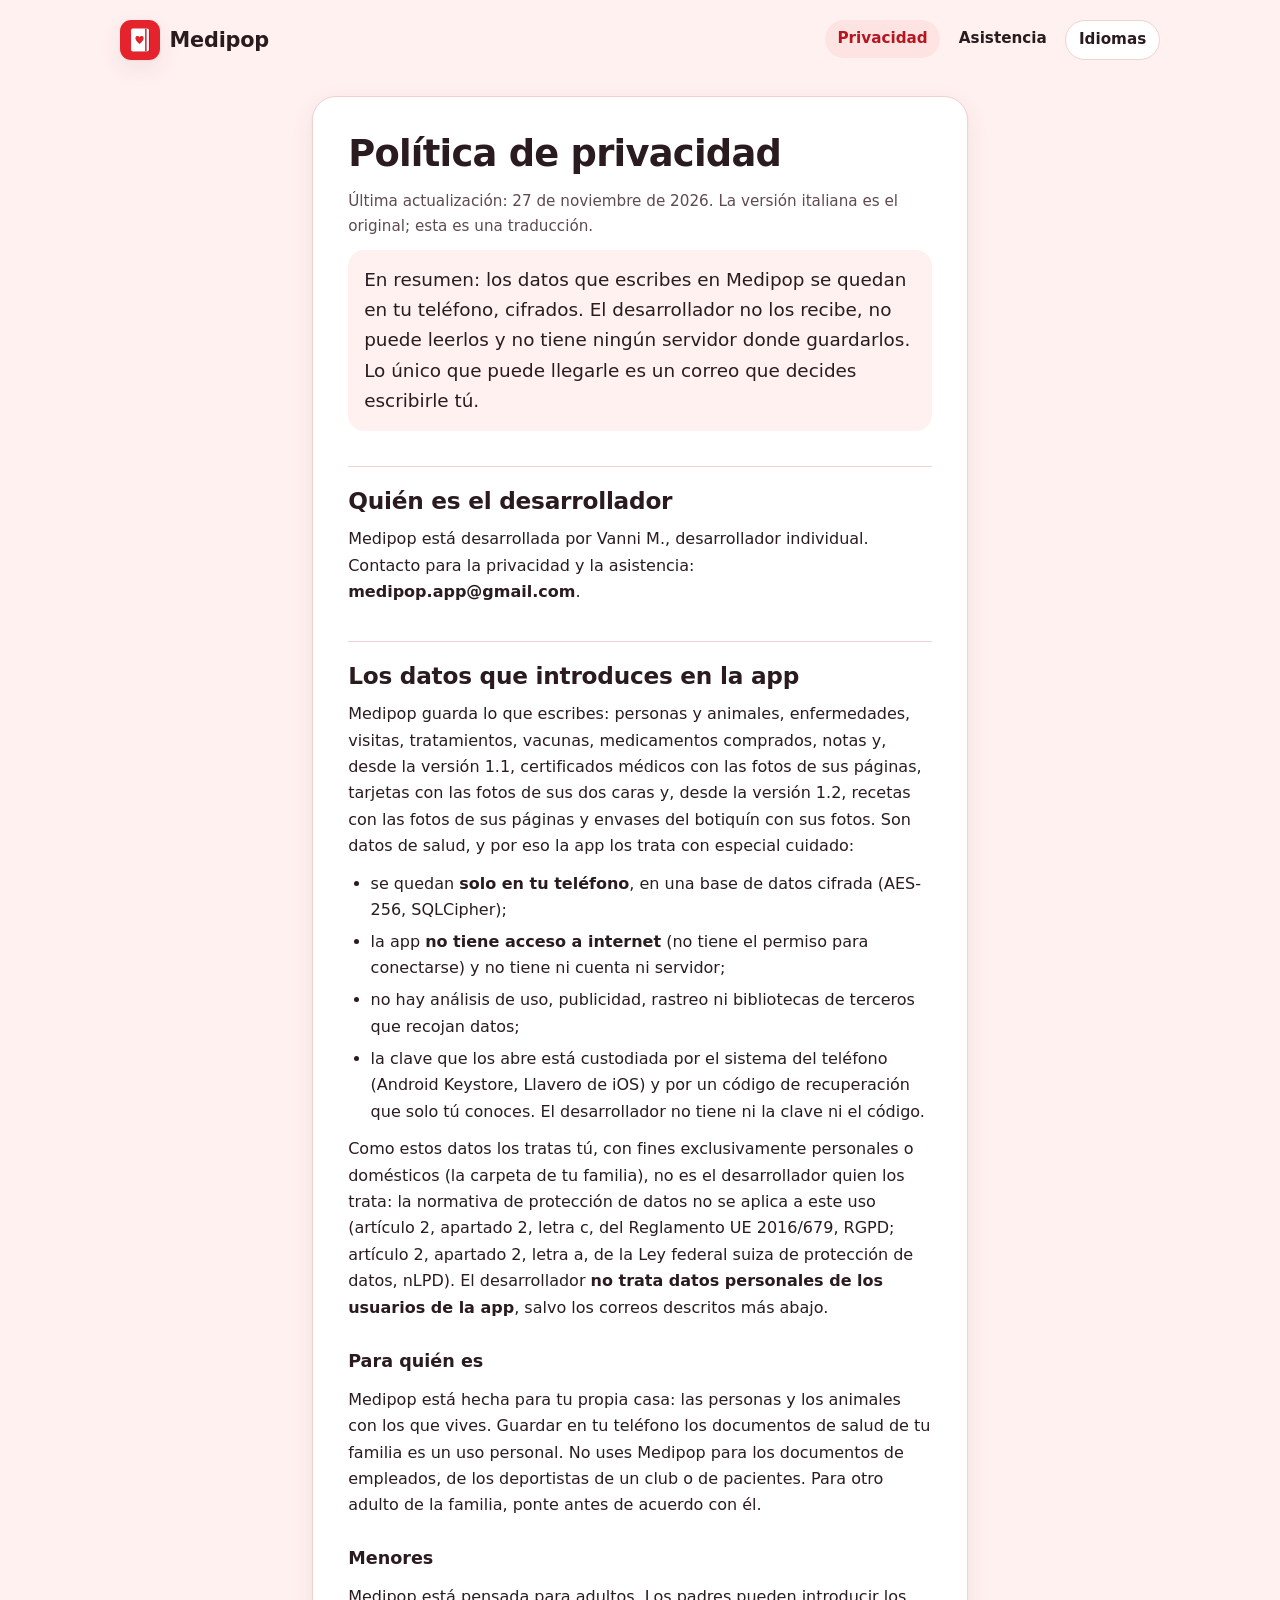
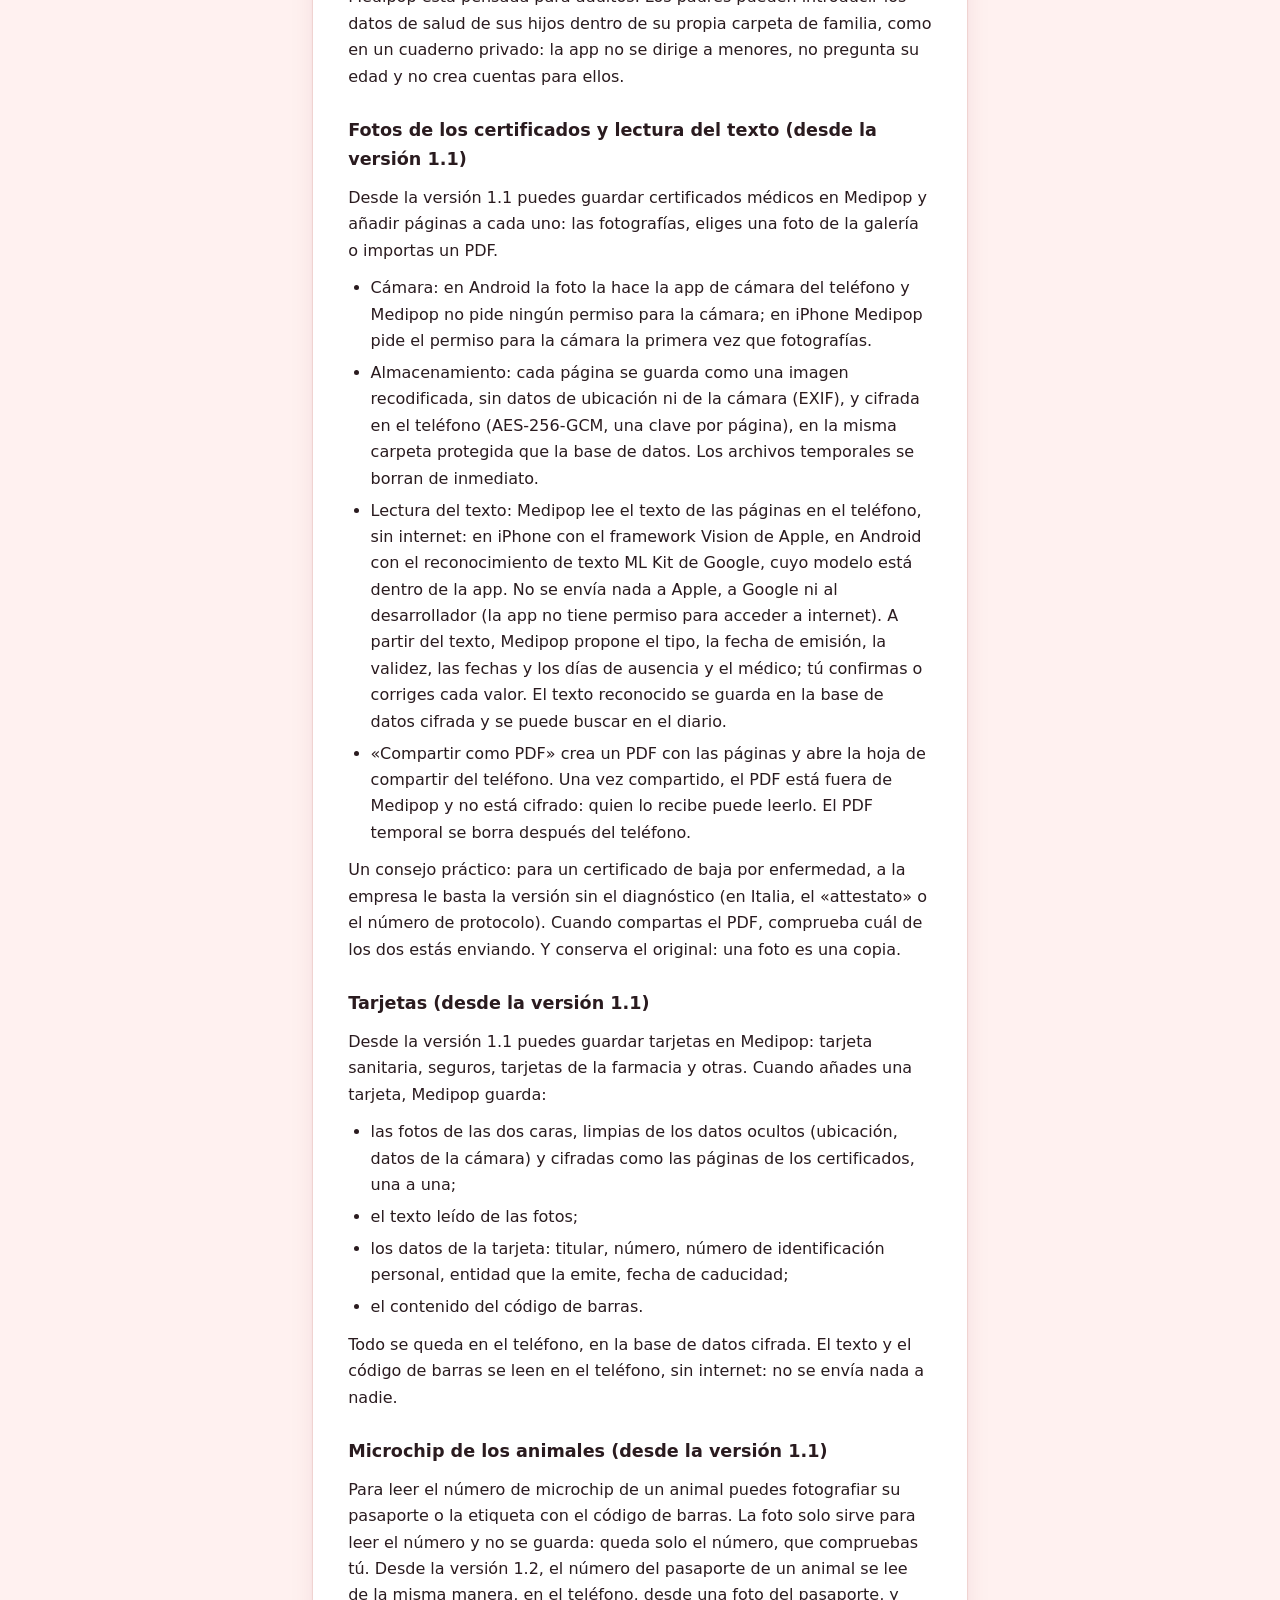
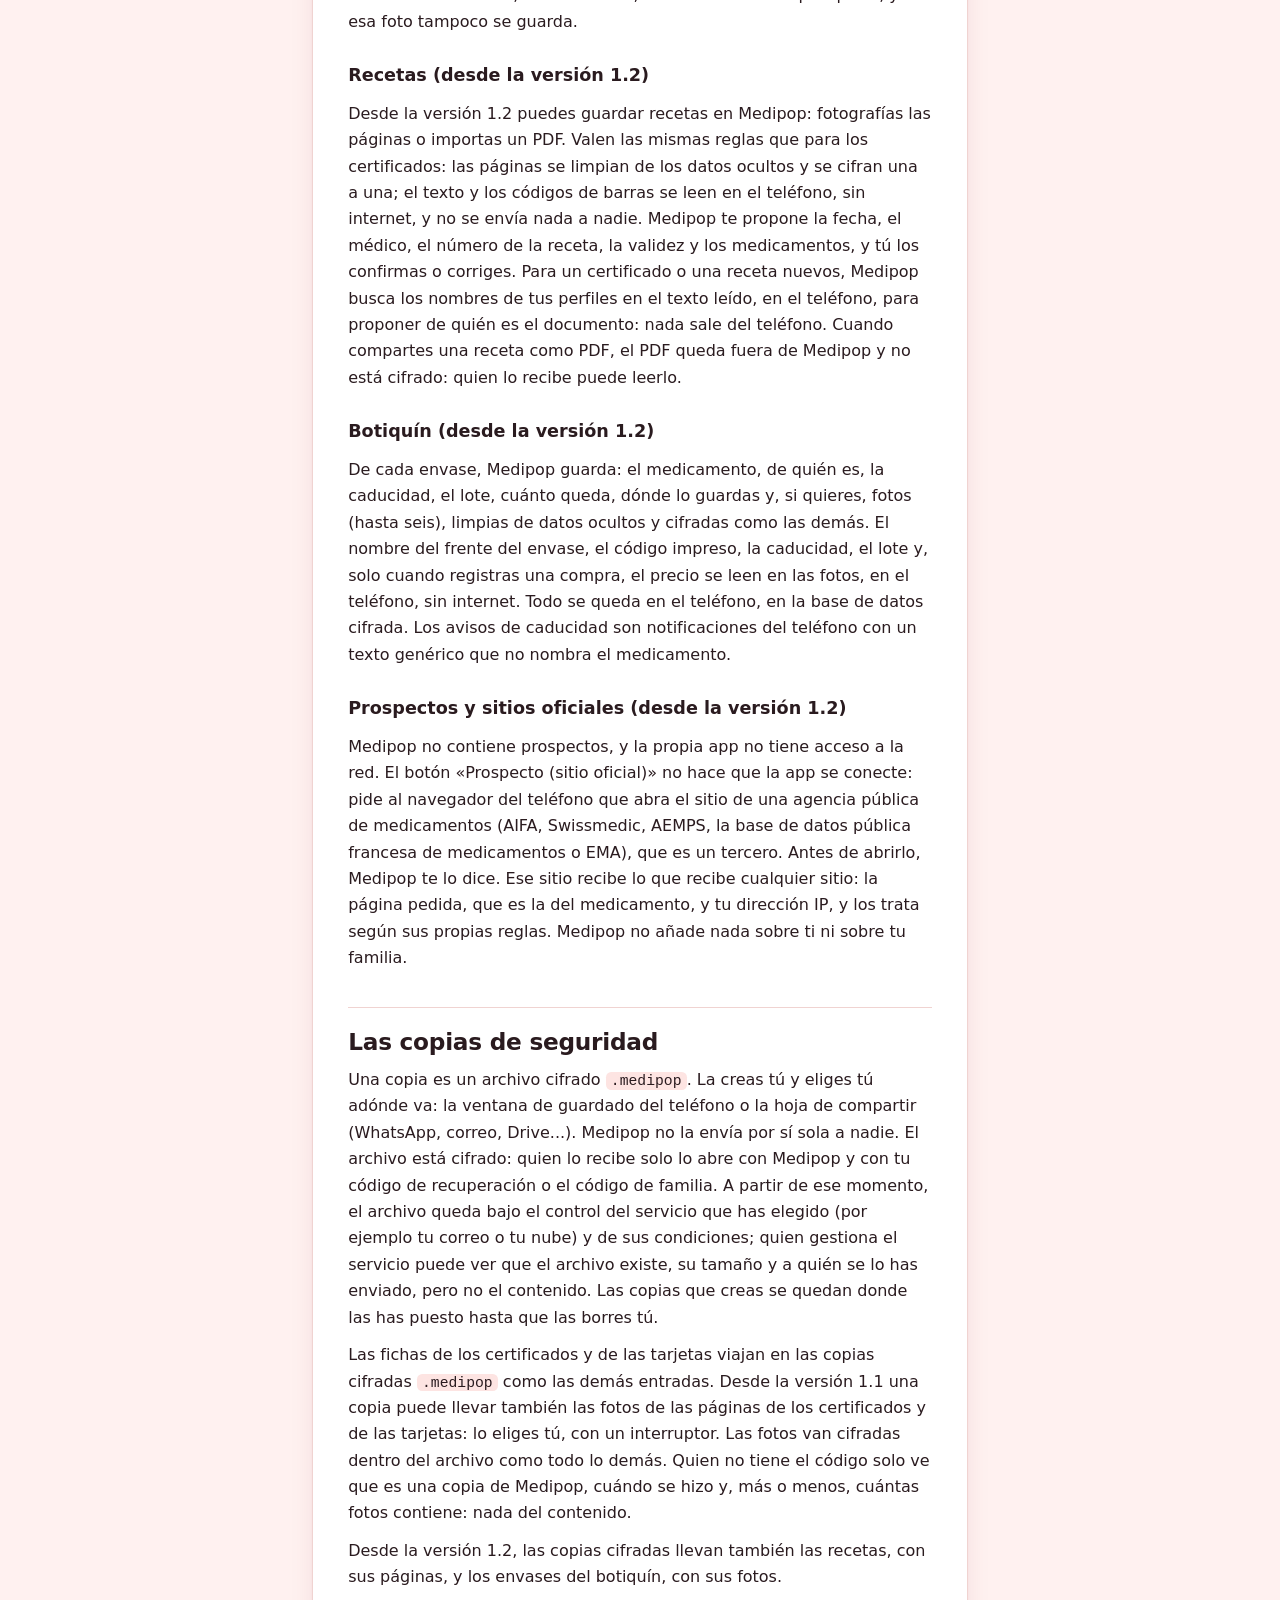
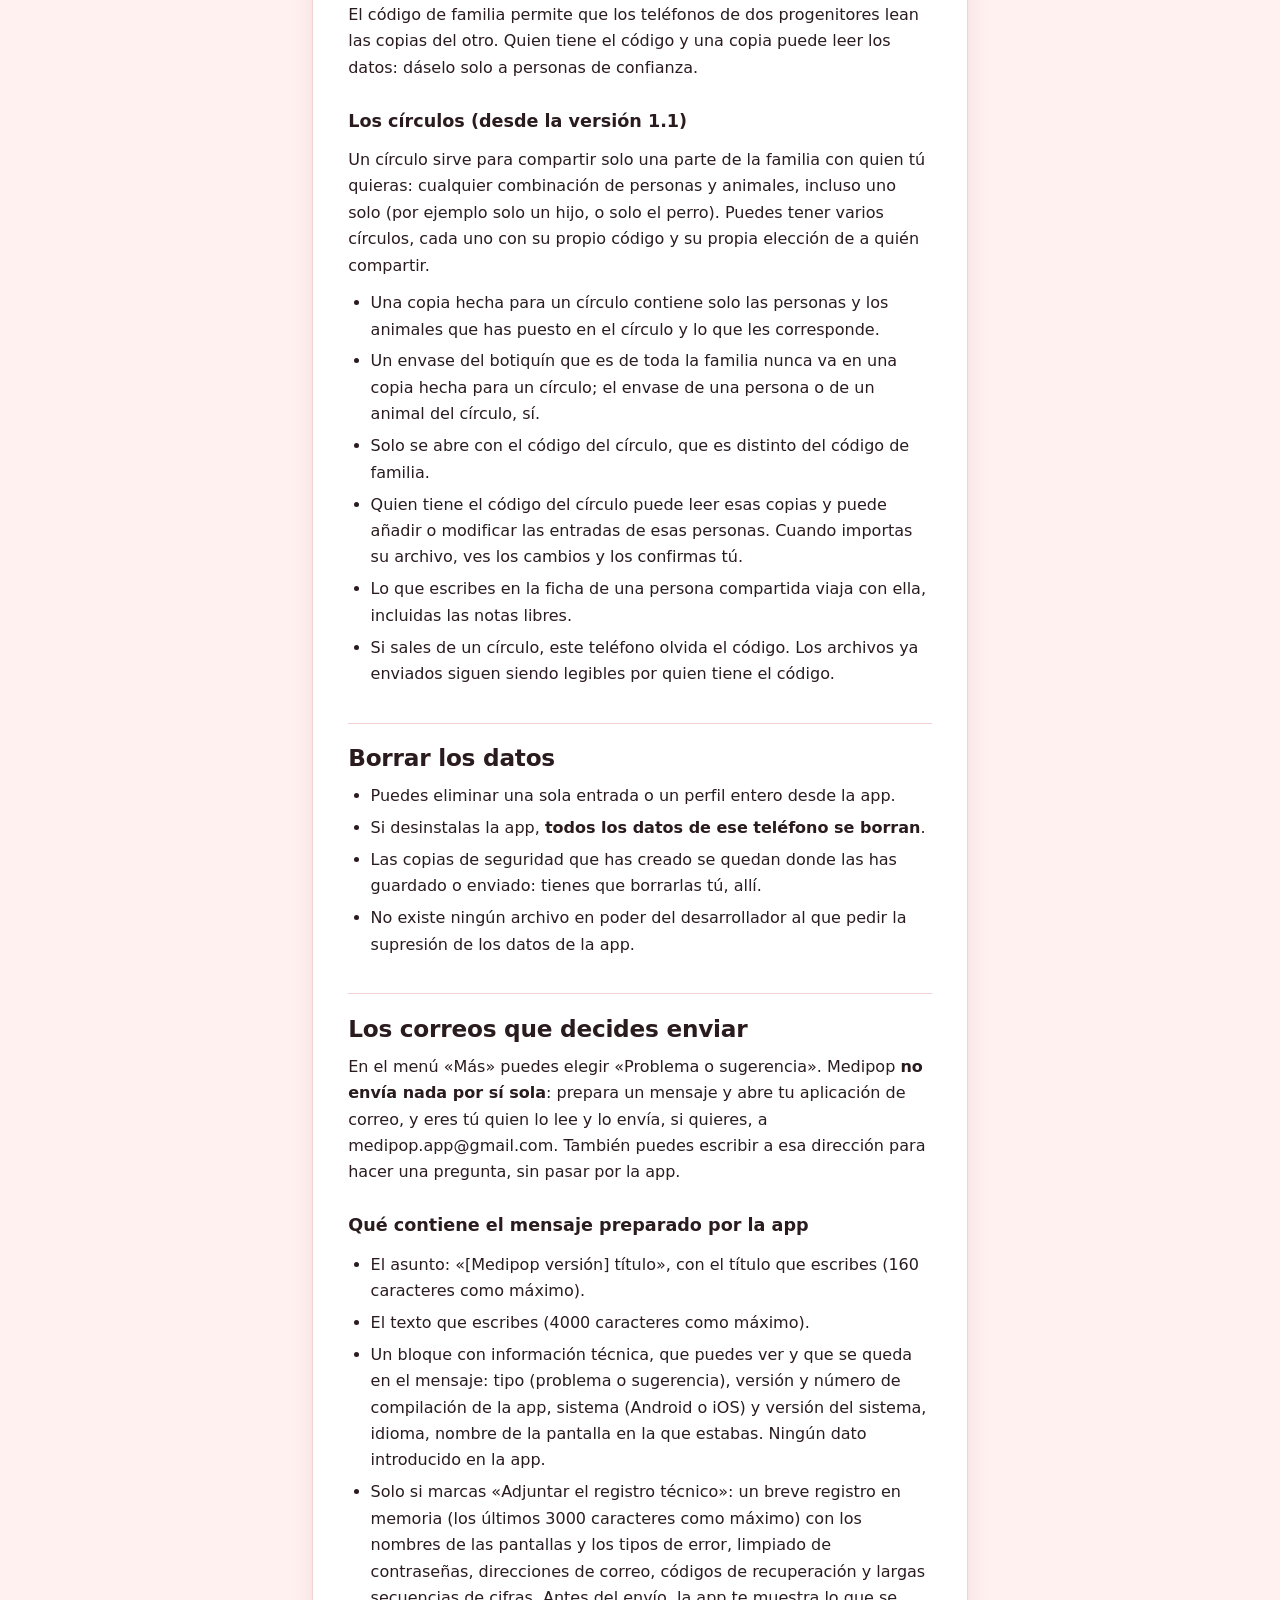
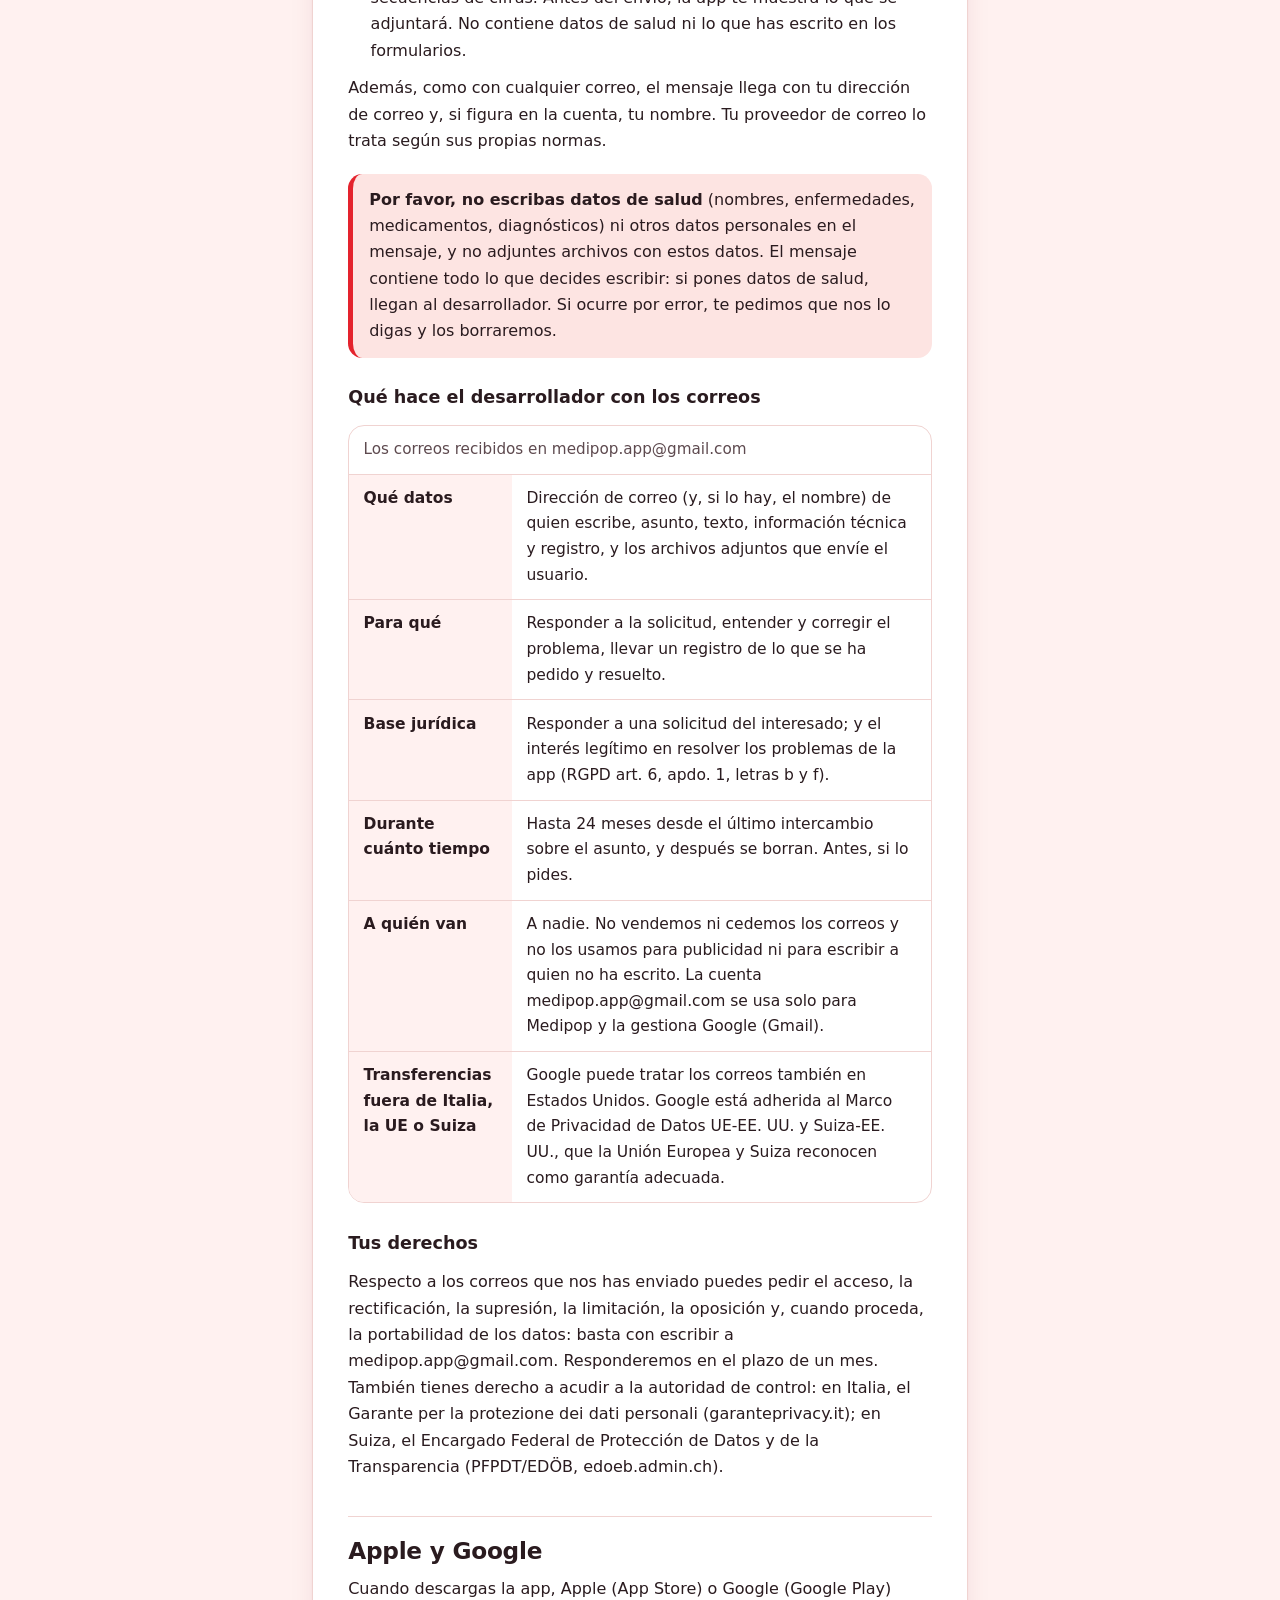
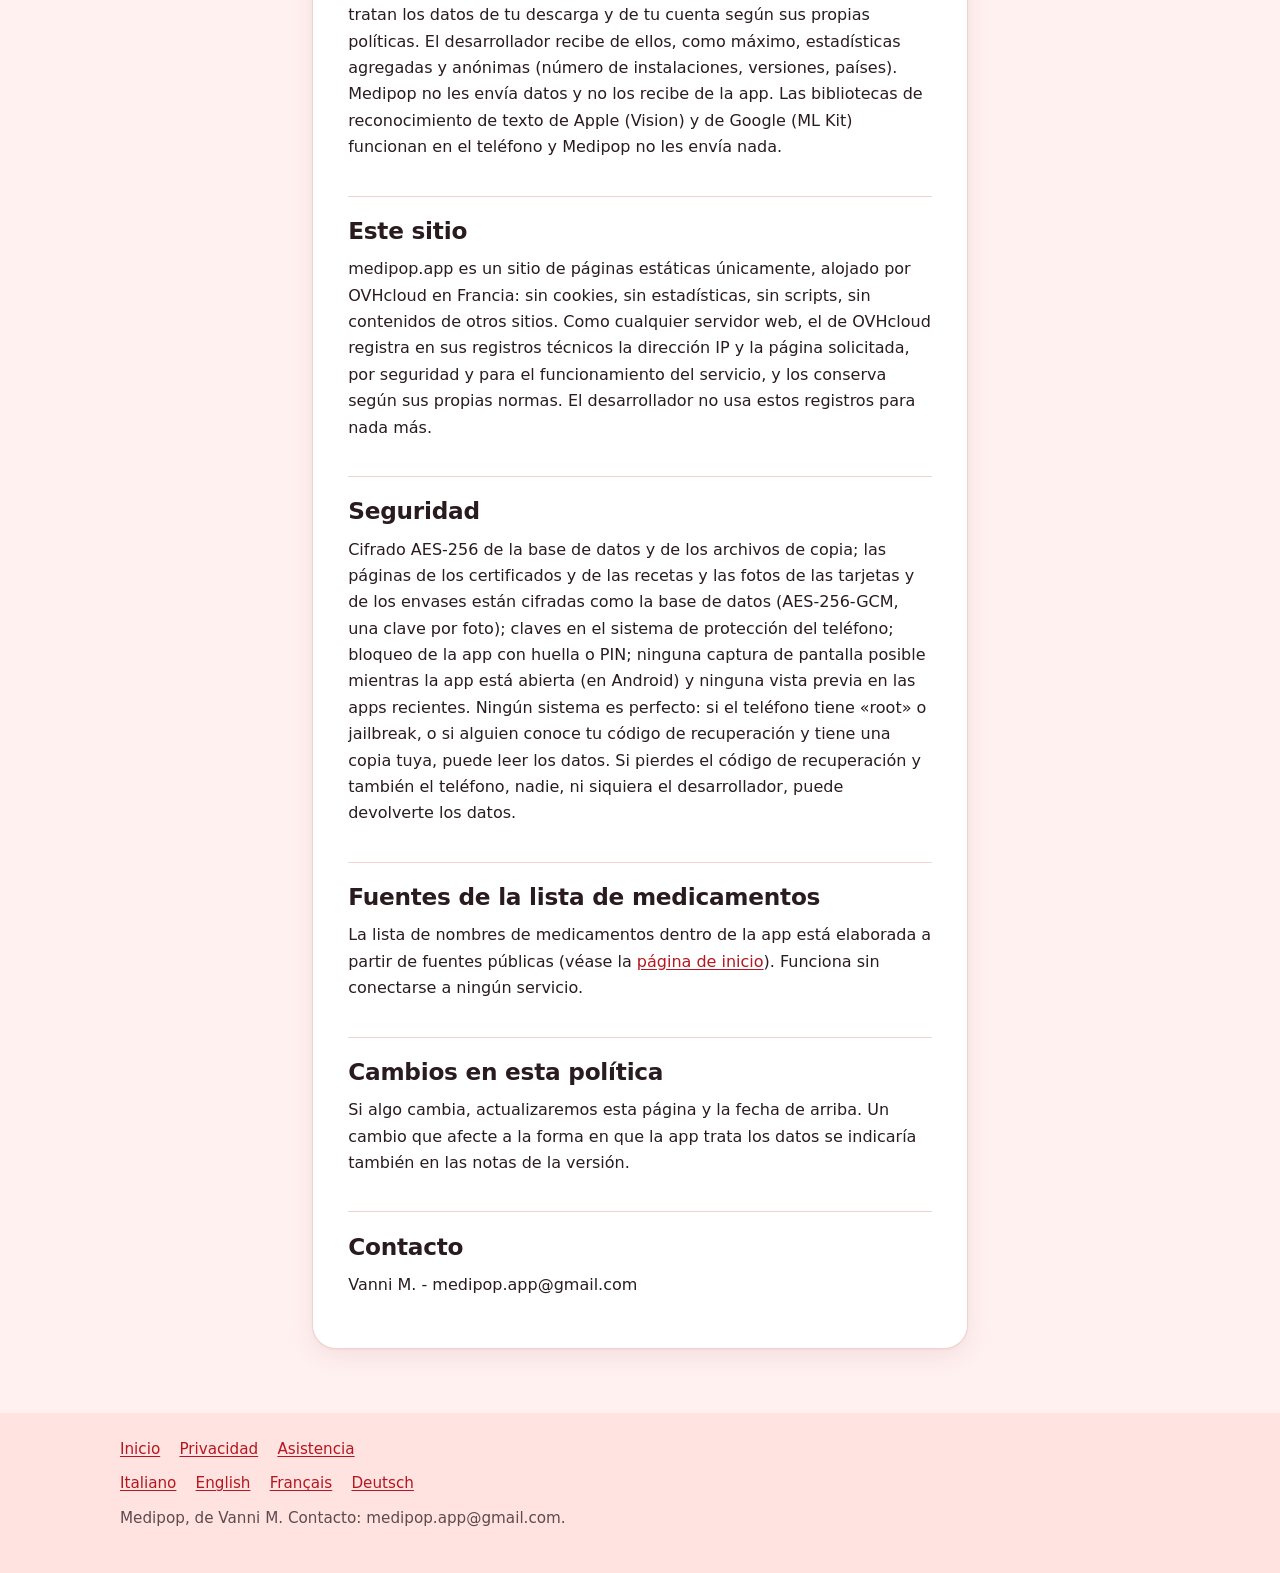
<file: es/privacy.html>
<!doctype html>
<html lang="es">
<head>
<meta charset="utf-8">
<meta name="viewport" content="width=device-width, initial-scale=1">
<title>Privacidad - Medipop</title>
<meta name="description" content="Política de privacidad de Medipop: los datos se quedan en tu teléfono; qué ocurre con los correos que decides enviar.">
<link rel="stylesheet" href="../style.css">
<link rel="icon" href="../icon.svg" type="image/svg+xml">
<link rel="alternate" hreflang="it" href="../privacy.html">
<link rel="alternate" hreflang="en" href="../en/privacy.html">
<link rel="alternate" hreflang="fr" href="../fr/privacy.html">
<link rel="alternate" hreflang="es" href="privacy.html">
<link rel="alternate" hreflang="de" href="../de/privacy.html">
<link rel="alternate" hreflang="x-default" href="../privacy.html">
</head>
<body>
<a class="skip" href="#contenido">Ir al contenido</a>
<header class="site">
  <div class="wrap">
    <a class="brand" href="index.html">
      <img src="../icon.svg" width="40" height="40" alt="">
      <span>Medipop</span>
    </a>
    <nav aria-label="Principal">
      <ul>
        <li><a href="privacy.html" aria-current="page">Privacidad</a></li>
        <li><a href="support.html">Asistencia</a></li>
        <li><a href="#idiomas">Idiomas</a></li>
      </ul>
    </nav>
  </div>
</header>
<main id="contenido">
<div class="wrap narrow doc">
<div class="sheet">
  <h1>Política de privacidad</h1>
  <p class="muted">Última actualización: 27 de noviembre de 2026. La versión italiana es el original; esta es una traducción.</p>

  <p class="lead">En resumen: los datos que escribes en Medipop se quedan en tu teléfono, cifrados. El desarrollador no los recibe, no puede leerlos y no tiene ningún servidor donde guardarlos. Lo único que puede llegarle es un correo que decides escribirle tú.</p>

  <h2>Quién es el desarrollador</h2>
  <p>Medipop está desarrollada por Vanni M., desarrollador individual. Contacto para la privacidad y la asistencia: <strong>medipop.app@gmail.com</strong>.</p>

  <h2>Los datos que introduces en la app</h2>
  <p>Medipop guarda lo que escribes: personas y animales, enfermedades, visitas, tratamientos, vacunas, medicamentos comprados, notas y, desde la versión 1.1, certificados médicos con las fotos de sus páginas, tarjetas con las fotos de sus dos caras y, desde la versión 1.2, recetas con las fotos de sus páginas y envases del botiquín con sus fotos. Son datos de salud, y por eso la app los trata con especial cuidado:</p>
  <ul>
    <li>se quedan <strong>solo en tu teléfono</strong>, en una base de datos cifrada (AES-256, SQLCipher);</li>
    <li>la app <strong>no tiene acceso a internet</strong> (no tiene el permiso para conectarse) y no tiene ni cuenta ni servidor;</li>
    <li>no hay análisis de uso, publicidad, rastreo ni bibliotecas de terceros que recojan datos;</li>
    <li>la clave que los abre está custodiada por el sistema del teléfono (Android Keystore, Llavero de iOS) y por un código de recuperación que solo tú conoces. El desarrollador no tiene ni la clave ni el código.</li>
  </ul>
  <p>Como estos datos los tratas tú, con fines exclusivamente personales o domésticos (la carpeta de tu familia), no es el desarrollador quien los trata: la normativa de protección de datos no se aplica a este uso (artículo 2, apartado 2, letra c, del Reglamento UE 2016/679, RGPD; artículo 2, apartado 2, letra a, de la Ley federal suiza de protección de datos, nLPD). El desarrollador <strong>no trata datos personales de los usuarios de la app</strong>, salvo los correos descritos más abajo.</p>

  <h3>Para quién es</h3>
  <p>Medipop está hecha para tu propia casa: las personas y los animales con los que vives. Guardar en tu teléfono los documentos de salud de tu familia es un uso personal. No uses Medipop para los documentos de empleados, de los deportistas de un club o de pacientes. Para otro adulto de la familia, ponte antes de acuerdo con él.</p>

  <h3>Menores</h3>
  <p>Medipop está pensada para adultos. Los padres pueden introducir los datos de salud de sus hijos dentro de su propia carpeta de familia, como en un cuaderno privado: la app no se dirige a menores, no pregunta su edad y no crea cuentas para ellos.</p>

  <h3>Fotos de los certificados y lectura del texto (desde la versión 1.1)</h3>
  <p>Desde la versión 1.1 puedes guardar certificados médicos en Medipop y añadir páginas a cada uno: las fotografías, eliges una foto de la galería o importas un PDF.</p>
  <ul>
    <li>Cámara: en Android la foto la hace la app de cámara del teléfono y Medipop no pide ningún permiso para la cámara; en iPhone Medipop pide el permiso para la cámara la primera vez que fotografías.</li>
    <li>Almacenamiento: cada página se guarda como una imagen recodificada, sin datos de ubicación ni de la cámara (EXIF), y cifrada en el teléfono (AES-256-GCM, una clave por página), en la misma carpeta protegida que la base de datos. Los archivos temporales se borran de inmediato.</li>
    <li>Lectura del texto: Medipop lee el texto de las páginas en el teléfono, sin internet: en iPhone con el framework Vision de Apple, en Android con el reconocimiento de texto ML Kit de Google, cuyo modelo está dentro de la app. No se envía nada a Apple, a Google ni al desarrollador (la app no tiene permiso para acceder a internet). A partir del texto, Medipop propone el tipo, la fecha de emisión, la validez, las fechas y los días de ausencia y el médico; tú confirmas o corriges cada valor. El texto reconocido se guarda en la base de datos cifrada y se puede buscar en el diario.</li>
    <li>«Compartir como PDF» crea un PDF con las páginas y abre la hoja de compartir del teléfono. Una vez compartido, el PDF está fuera de Medipop y no está cifrado: quien lo recibe puede leerlo. El PDF temporal se borra después del teléfono.</li>
  </ul>
  <p>Un consejo práctico: para un certificado de baja por enfermedad, a la empresa le basta la versión sin el diagnóstico (en Italia, el <span lang="it">«attestato»</span> o el número de protocolo). Cuando compartas el PDF, comprueba cuál de los dos estás enviando. Y conserva el original: una foto es una copia.</p>

  <h3>Tarjetas (desde la versión 1.1)</h3>
  <p>Desde la versión 1.1 puedes guardar tarjetas en Medipop: tarjeta sanitaria, seguros, tarjetas de la farmacia y otras. Cuando añades una tarjeta, Medipop guarda:</p>
  <ul>
    <li>las fotos de las dos caras, limpias de los datos ocultos (ubicación, datos de la cámara) y cifradas como las páginas de los certificados, una a una;</li>
    <li>el texto leído de las fotos;</li>
    <li>los datos de la tarjeta: titular, número, número de identificación personal, entidad que la emite, fecha de caducidad;</li>
    <li>el contenido del código de barras.</li>
  </ul>
  <p>Todo se queda en el teléfono, en la base de datos cifrada. El texto y el código de barras se leen en el teléfono, sin internet: no se envía nada a nadie.</p>

  <h3>Microchip de los animales (desde la versión 1.1)</h3>
  <p>Para leer el número de microchip de un animal puedes fotografiar su pasaporte o la etiqueta con el código de barras. La foto solo sirve para leer el número y no se guarda: queda solo el número, que compruebas tú. Desde la versión 1.2, el número del pasaporte de un animal se lee de la misma manera, en el teléfono, desde una foto del pasaporte, y esa foto tampoco se guarda.</p>

  <h3>Recetas (desde la versión 1.2)</h3>
  <p>Desde la versión 1.2 puedes guardar recetas en Medipop: fotografías las páginas o importas un PDF. Valen las mismas reglas que para los certificados: las páginas se limpian de los datos ocultos y se cifran una a una; el texto y los códigos de barras se leen en el teléfono, sin internet, y no se envía nada a nadie. Medipop te propone la fecha, el médico, el número de la receta, la validez y los medicamentos, y tú los confirmas o corriges. Para un certificado o una receta nuevos, Medipop busca los nombres de tus perfiles en el texto leído, en el teléfono, para proponer de quién es el documento: nada sale del teléfono. Cuando compartes una receta como PDF, el PDF queda fuera de Medipop y no está cifrado: quien lo recibe puede leerlo.</p>

  <h3>Botiquín (desde la versión 1.2)</h3>
  <p>De cada envase, Medipop guarda: el medicamento, de quién es, la caducidad, el lote, cuánto queda, dónde lo guardas y, si quieres, fotos (hasta seis), limpias de datos ocultos y cifradas como las demás. El nombre del frente del envase, el código impreso, la caducidad, el lote y, solo cuando registras una compra, el precio se leen en las fotos, en el teléfono, sin internet. Todo se queda en el teléfono, en la base de datos cifrada. Los avisos de caducidad son notificaciones del teléfono con un texto genérico que no nombra el medicamento.</p>

  <h3>Prospectos y sitios oficiales (desde la versión 1.2)</h3>
  <p>Medipop no contiene prospectos, y la propia app no tiene acceso a la red. El botón «Prospecto (sitio oficial)» no hace que la app se conecte: pide al navegador del teléfono que abra el sitio de una agencia pública de medicamentos (AIFA, Swissmedic, AEMPS, la base de datos pública francesa de medicamentos o EMA), que es un tercero. Antes de abrirlo, Medipop te lo dice. Ese sitio recibe lo que recibe cualquier sitio: la página pedida, que es la del medicamento, y tu dirección IP, y los trata según sus propias reglas. Medipop no añade nada sobre ti ni sobre tu familia.</p>

  <h2>Las copias de seguridad</h2>
  <p>Una copia es un archivo cifrado <code>.medipop</code>. La creas tú y eliges tú adónde va: la ventana de guardado del teléfono o la hoja de compartir (WhatsApp, correo, Drive...). Medipop no la envía por sí sola a nadie. El archivo está cifrado: quien lo recibe solo lo abre con Medipop y con tu código de recuperación o el código de familia. A partir de ese momento, el archivo queda bajo el control del servicio que has elegido (por ejemplo tu correo o tu nube) y de sus condiciones; quien gestiona el servicio puede ver que el archivo existe, su tamaño y a quién se lo has enviado, pero no el contenido. Las copias que creas se quedan donde las has puesto hasta que las borres tú.</p>
  <p>Las fichas de los certificados y de las tarjetas viajan en las copias cifradas <code>.medipop</code> como las demás entradas. Desde la versión 1.1 una copia puede llevar también las fotos de las páginas de los certificados y de las tarjetas: lo eliges tú, con un interruptor. Las fotos van cifradas dentro del archivo como todo lo demás. Quien no tiene el código solo ve que es una copia de Medipop, cuándo se hizo y, más o menos, cuántas fotos contiene: nada del contenido.</p>
  <p>Desde la versión 1.2, las copias cifradas llevan también las recetas, con sus páginas, y los envases del botiquín, con sus fotos.</p>
  <p>El código de familia permite que los teléfonos de dos progenitores lean las copias del otro. Quien tiene el código y una copia puede leer los datos: dáselo solo a personas de confianza.</p>

  <h3>Los círculos (desde la versión 1.1)</h3>
  <p>Un círculo sirve para compartir solo una parte de la familia con quien tú quieras: cualquier combinación de personas y animales, incluso uno solo (por ejemplo solo un hijo, o solo el perro). Puedes tener varios círculos, cada uno con su propio código y su propia elección de a quién compartir.</p>
  <ul>
    <li>Una copia hecha para un círculo contiene solo las personas y los animales que has puesto en el círculo y lo que les corresponde.</li>
    <li>Un envase del botiquín que es de toda la familia nunca va en una copia hecha para un círculo; el envase de una persona o de un animal del círculo, sí.</li>
    <li>Solo se abre con el código del círculo, que es distinto del código de familia.</li>
    <li>Quien tiene el código del círculo puede leer esas copias y puede añadir o modificar las entradas de esas personas. Cuando importas su archivo, ves los cambios y los confirmas tú.</li>
    <li>Lo que escribes en la ficha de una persona compartida viaja con ella, incluidas las notas libres.</li>
    <li>Si sales de un círculo, este teléfono olvida el código. Los archivos ya enviados siguen siendo legibles por quien tiene el código.</li>
  </ul>

  <h2>Borrar los datos</h2>
  <ul>
    <li>Puedes eliminar una sola entrada o un perfil entero desde la app.</li>
    <li>Si desinstalas la app, <strong>todos los datos de ese teléfono se borran</strong>.</li>
    <li>Las copias de seguridad que has creado se quedan donde las has guardado o enviado: tienes que borrarlas tú, allí.</li>
    <li>No existe ningún archivo en poder del desarrollador al que pedir la supresión de los datos de la app.</li>
  </ul>

  <h2>Los correos que decides enviar</h2>
  <p>En el menú «Más» puedes elegir «Problema o sugerencia». Medipop <strong>no envía nada por sí sola</strong>: prepara un mensaje y abre tu aplicación de correo, y eres tú quien lo lee y lo envía, si quieres, a medipop.app@gmail.com. También puedes escribir a esa dirección para hacer una pregunta, sin pasar por la app.</p>

  <h3>Qué contiene el mensaje preparado por la app</h3>
  <ul>
    <li>El asunto: «[Medipop versión] título», con el título que escribes (160 caracteres como máximo).</li>
    <li>El texto que escribes (4000 caracteres como máximo).</li>
    <li>Un bloque con información técnica, que puedes ver y que se queda en el mensaje: tipo (problema o sugerencia), versión y número de compilación de la app, sistema (Android o iOS) y versión del sistema, idioma, nombre de la pantalla en la que estabas. Ningún dato introducido en la app.</li>
    <li>Solo si marcas «Adjuntar el registro técnico»: un breve registro en memoria (los últimos 3000 caracteres como máximo) con los nombres de las pantallas y los tipos de error, limpiado de contraseñas, direcciones de correo, códigos de recuperación y largas secuencias de cifras. Antes del envío, la app te muestra lo que se adjuntará. No contiene datos de salud ni lo que has escrito en los formularios.</li>
  </ul>
  <p>Además, como con cualquier correo, el mensaje llega con tu dirección de correo y, si figura en la cuenta, tu nombre. Tu proveedor de correo lo trata según sus propias normas.</p>

  <p class="note"><strong>Por favor, no escribas datos de salud</strong> (nombres, enfermedades, medicamentos, diagnósticos) ni otros datos personales en el mensaje, y no adjuntes archivos con estos datos. El mensaje contiene todo lo que decides escribir: si pones datos de salud, llegan al desarrollador. Si ocurre por error, te pedimos que nos lo digas y los borraremos.</p>

  <h3>Qué hace el desarrollador con los correos</h3>
  <div class="tablewrap">
  <table>
    <caption class="muted caption-left">Los correos recibidos en medipop.app@gmail.com</caption>
    <tbody>
      <tr><th scope="row">Qué datos</th><td>Dirección de correo (y, si lo hay, el nombre) de quien escribe, asunto, texto, información técnica y registro, y los archivos adjuntos que envíe el usuario.</td></tr>
      <tr><th scope="row">Para qué</th><td>Responder a la solicitud, entender y corregir el problema, llevar un registro de lo que se ha pedido y resuelto.</td></tr>
      <tr><th scope="row">Base jurídica</th><td>Responder a una solicitud del interesado; y el interés legítimo en resolver los problemas de la app (RGPD art. 6, apdo. 1, letras b y f).</td></tr>
      <tr><th scope="row">Durante cuánto tiempo</th><td>Hasta 24 meses desde el último intercambio sobre el asunto, y después se borran. Antes, si lo pides.</td></tr>
      <tr><th scope="row">A quién van</th><td>A nadie. No vendemos ni cedemos los correos y no los usamos para publicidad ni para escribir a quien no ha escrito. La cuenta medipop.app@gmail.com se usa solo para Medipop y la gestiona Google (Gmail).</td></tr>
      <tr><th scope="row">Transferencias fuera de Italia, la UE o Suiza</th><td>Google puede tratar los correos también en Estados Unidos. Google está adherida al Marco de Privacidad de Datos UE-EE. UU. y Suiza-EE. UU., que la Unión Europea y Suiza reconocen como garantía adecuada.</td></tr>
    </tbody>
  </table>
  </div>

  <h3>Tus derechos</h3>
  <p>Respecto a los correos que nos has enviado puedes pedir el acceso, la rectificación, la supresión, la limitación, la oposición y, cuando proceda, la portabilidad de los datos: basta con escribir a medipop.app@gmail.com. Responderemos en el plazo de un mes. También tienes derecho a acudir a la autoridad de control: en Italia, el Garante per la protezione dei dati personali (garanteprivacy.it); en Suiza, el Encargado Federal de Protección de Datos y de la Transparencia (PFPDT/EDÖB, edoeb.admin.ch).</p>

  <h2>Apple y Google</h2>
  <p>Cuando descargas la app, Apple (App Store) o Google (Google Play) tratan los datos de tu descarga y de tu cuenta según sus propias políticas. El desarrollador recibe de ellos, como máximo, estadísticas agregadas y anónimas (número de instalaciones, versiones, países). Medipop no les envía datos y no los recibe de la app. Las bibliotecas de reconocimiento de texto de Apple (Vision) y de Google (ML Kit) funcionan en el teléfono y Medipop no les envía nada.</p>

  <h2>Este sitio</h2>
  <p>medipop.app es un sitio de páginas estáticas únicamente, alojado por OVHcloud en Francia: sin cookies, sin estadísticas, sin scripts, sin contenidos de otros sitios. Como cualquier servidor web, el de OVHcloud registra en sus registros técnicos la dirección IP y la página solicitada, por seguridad y para el funcionamiento del servicio, y los conserva según sus propias normas. El desarrollador no usa estos registros para nada más.</p>

  <h2>Seguridad</h2>
  <p>Cifrado AES-256 de la base de datos y de los archivos de copia; las páginas de los certificados y de las recetas y las fotos de las tarjetas y de los envases están cifradas como la base de datos (AES-256-GCM, una clave por foto); claves en el sistema de protección del teléfono; bloqueo de la app con huella o PIN; ninguna captura de pantalla posible mientras la app está abierta (en Android) y ninguna vista previa en las apps recientes. Ningún sistema es perfecto: si el teléfono tiene «root» o jailbreak, o si alguien conoce tu código de recuperación y tiene una copia tuya, puede leer los datos. Si pierdes el código de recuperación y también el teléfono, nadie, ni siquiera el desarrollador, puede devolverte los datos.</p>

  <h2>Fuentes de la lista de medicamentos</h2>
  <p>La lista de nombres de medicamentos dentro de la app está elaborada a partir de fuentes públicas (véase la <a href="index.html#fuentes">página de inicio</a>). Funciona sin conectarse a ningún servicio.</p>

  <h2>Cambios en esta política</h2>
  <p>Si algo cambia, actualizaremos esta página y la fecha de arriba. Un cambio que afecte a la forma en que la app trata los datos se indicaría también en las notas de la versión.</p>

  <h2>Contacto</h2>
  <p>Vanni M. - medipop.app@gmail.com</p>
</div>
</div>
</main>
<footer class="site">
  <div class="wrap">
    <ul>
      <li><a href="index.html">Inicio</a></li>
      <li><a href="privacy.html">Privacidad</a></li>
      <li><a href="support.html">Asistencia</a></li>
    </ul>
    <ul id="idiomas" aria-label="Idiomas">
      <li><a href="../privacy.html" hreflang="it" lang="it">Italiano</a></li>
      <li><a href="../en/privacy.html" hreflang="en" lang="en">English</a></li>
      <li><a href="../fr/privacy.html" hreflang="fr" lang="fr">Français</a></li>
      <li><a href="../de/privacy.html" hreflang="de" lang="de">Deutsch</a></li>
    </ul>
    <p>Medipop, de Vanni M. Contacto: medipop.app@gmail.com.</p>
  </div>
</footer>
</body>
</html>
</file>
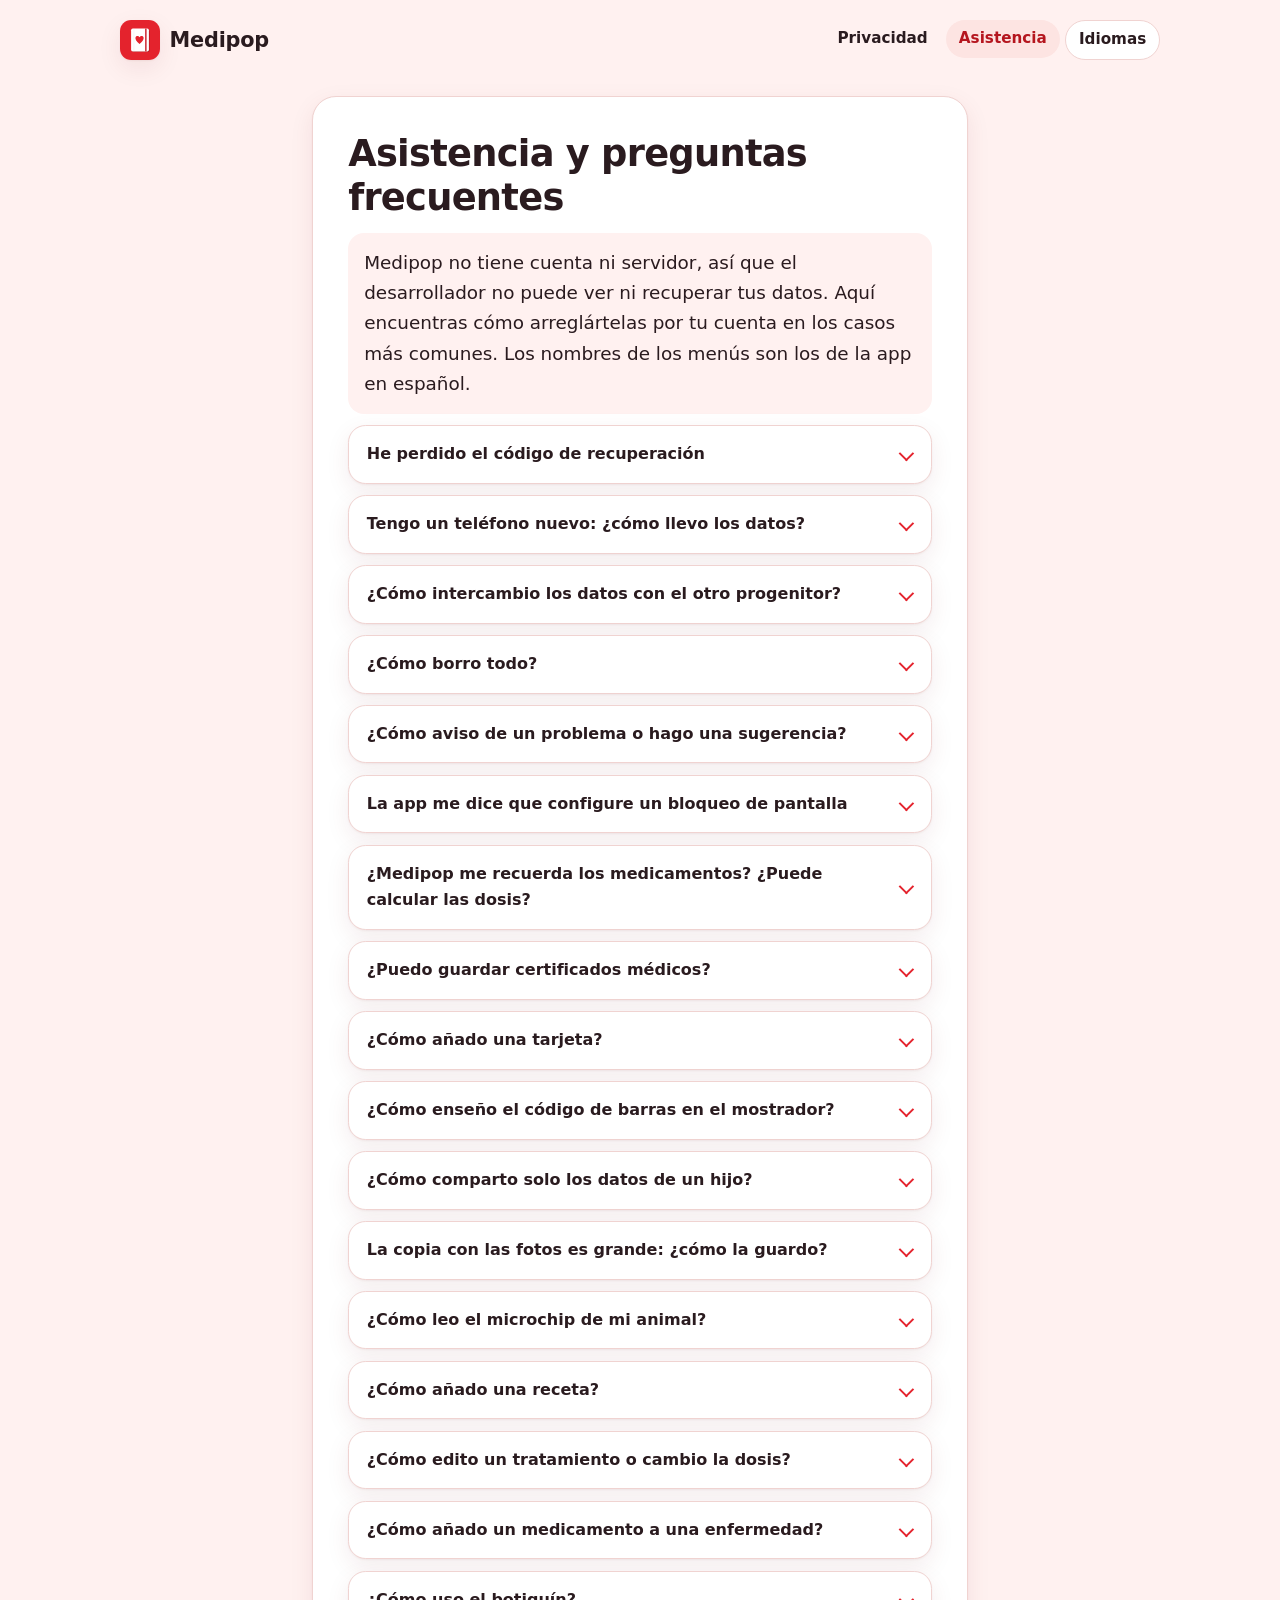
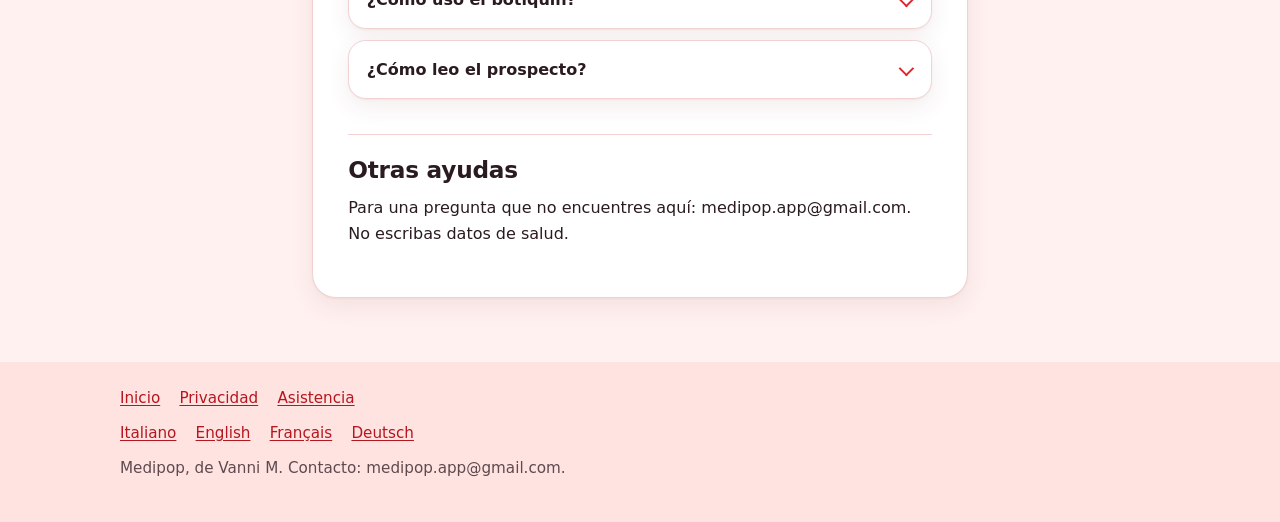
<file: es/support.html>
<!doctype html>
<html lang="es">
<head>
<meta charset="utf-8">
<meta name="viewport" content="width=device-width, initial-scale=1">
<title>Asistencia - Medipop</title>
<meta name="description" content="Preguntas frecuentes sobre Medipop: código de recuperación, teléfono nuevo, intercambio entre padres, borrar los datos, avisar de un problema.">
<link rel="stylesheet" href="../style.css">
<link rel="icon" href="../icon.svg" type="image/svg+xml">
<link rel="alternate" hreflang="it" href="../supporto.html">
<link rel="alternate" hreflang="en" href="../en/support.html">
<link rel="alternate" hreflang="fr" href="../fr/support.html">
<link rel="alternate" hreflang="es" href="support.html">
<link rel="alternate" hreflang="de" href="../de/support.html">
<link rel="alternate" hreflang="x-default" href="../supporto.html">
</head>
<body>
<a class="skip" href="#contenido">Ir al contenido</a>
<header class="site">
  <div class="wrap">
    <a class="brand" href="index.html">
      <img src="../icon.svg" width="40" height="40" alt="">
      <span>Medipop</span>
    </a>
    <nav aria-label="Principal">
      <ul>
        <li><a href="privacy.html">Privacidad</a></li>
        <li><a href="support.html" aria-current="page">Asistencia</a></li>
        <li><a href="#idiomas">Idiomas</a></li>
      </ul>
    </nav>
  </div>
</header>
<main id="contenido">
<div class="wrap narrow doc">
<div class="sheet">
  <h1>Asistencia y preguntas frecuentes</h1>
  <p class="lead">Medipop no tiene cuenta ni servidor, así que el desarrollador no puede ver ni recuperar tus datos. Aquí encuentras cómo arreglártelas por tu cuenta en los casos más comunes. Los nombres de los menús son los de la app en español.</p>

  <details>
    <summary>He perdido el código de recuperación</summary>
    <p>No existe ningún procedimiento para rehacerlo, y tampoco el desarrollador puede recuperarlo: así es como los datos siguen siendo privados.</p>
    <ul>
      <li>Mientras tengas el teléfono y la app se abra, los datos están ahí: puedes seguir usándola con normalidad.</li>
      <li>Si te parece haberlo guardado pero no estás seguro, ve a Más, Seguridad, «Comprobar el código»: escribe o pega el código que has encontrado y la app te dice si es el correcto, sin cambiar nada. Busca también un archivo llamado «Medipop-codigo-de-recuperacion.txt» en el gestor de contraseñas, en los archivos o en la nube.</li>
      <li>Si compartes los datos con el otro progenitor mediante el código de familia, las copias se abren también con ese código, y los datos podrían estar también en su teléfono.</li>
      <li>Si pierdes el código y también el teléfono (o la clave que hay dentro del teléfono), los datos no se pueden recuperar.</li>
    </ul>
    <p>En cuanto puedas, guarda el código en un lugar seguro (gestor de contraseñas, archivo protegido, papel en un sitio reservado).</p>
  </details>

  <details>
    <summary>Tengo un teléfono nuevo: ¿cómo llevo los datos?</summary>
    <ol>
      <li>En el teléfono viejo: Más, «Copia y familia», «Exportar la copia» (o «Compartir la copia»). Guarda el archivo <code>.medipop</code> donde puedas encontrarlo, por ejemplo en una carpeta de la nube, o envíatelo a ti mismo.</li>
      <li>Ten a mano el código de recuperación del teléfono viejo.</li>
      <li>En el teléfono nuevo: instala Medipop (el teléfono debe tener un bloqueo de pantalla), y luego, en la pantalla de bienvenida, toca «Restaurar desde una copia». Elige el archivo y escribe el código de recuperación del teléfono viejo (o el código de familia).</li>
      <li>Medipop crea una caja fuerte <strong>nueva</strong>, con un <strong>nuevo código de recuperación</strong>: guárdalo, porque a partir de aquí es el que vale.</li>
    </ol>
    <p>Haz la copia antes de cambiar de teléfono: si el viejo ya se ha perdido y no tienes ninguna copia, los datos no se pueden recuperar.</p>
  </details>

  <details>
    <summary>¿Cómo intercambio los datos con el otro progenitor?</summary>
    <ol>
      <li>En el primer teléfono: Más, «Copia y familia», «Crear el código de familia». Envíaselo al otro progenitor con «Enviar», o cópialo o guárdalo como archivo. Mejor de viva voz o en un mensaje distinto del chat donde enviaréis las copias: quien tiene el código y una copia puede leer los datos.</li>
      <li>En el otro teléfono: Más, «Copia y familia», «Unirse a una familia», «Pegar» (o «Cargar desde archivo»).</li>
      <li>Ahora una copia hecha por uno se abre en el otro. Con «Compartir la copia» la envías con la app que prefieras (WhatsApp, correo, Drive...); el otro la abre con «Abrir con Medipop» o desde «Importar una copia».</li>
      <li>Antes de importar ves una vista previa de lo que cambiaría. Si dos perfiles parecen el mismo, la app te lo pregunta. Los datos se combinan, no se sobrescriben a ciegas: en los que se han modificado gana la modificación más reciente.</li>
    </ol>
    <p>Si importas algo por error, «Deshacer la última importación» deja las cosas como estaban (la copia de seguridad se conserva 7 días).</p>
    <p>Si el otro progenitor ya no debe poder leer las copias: sal de la familia, crea un código nuevo y dáselo solo a quien quieras. Las copias ya guardadas con el código antiguo siguen siendo legibles por quien lo conoce.</p>
  </details>

  <details>
    <summary>¿Cómo borro todo?</summary>
    <ul>
      <li><strong>Una entrada</strong>: ábrela y elige «Eliminar esta entrada». <strong>Un perfil</strong> con todo su historial: desde la pestaña Familia, «Eliminar perfil». No se puede deshacer.</li>
      <li><strong>Todo en el teléfono</strong>: desinstala la app. Los datos se borran junto con ella.</li>
      <li><strong>Las copias</strong> que has creado se quedan donde las has guardado o enviado (archivo, nube, chat, correo): bórralas desde allí.</li>
      <li>Si quieres borrar también los correos que has enviado al desarrollador, escribe a medipop.app@gmail.com.</li>
    </ul>
  </details>

  <details>
    <summary>¿Cómo aviso de un problema o hago una sugerencia?</summary>
    <p>Dentro de la app: Más, «Problema o sugerencia». Elige el tipo, escribe un título y el texto. La app abre tu aplicación de correo con el mensaje ya preparado, dirigido a medipop.app@gmail.com: léelo y envíalo tú. No sale nada por sí solo.</p>
    <p>El mensaje contiene tu texto y un bloque técnico (versión de la app, sistema, idioma, nombre de la pantalla). Si quieres, puedes adjuntar un breve registro técnico, que solo muestra nombres de pantallas y tipos de error. Todos los detalles están en la <a href="privacy.html">política de privacidad</a>.</p>
    <p><strong>No escribas datos de salud ni nombres</strong> en el mensaje. Describe lo que has hecho y lo que ha pasado, sin los contenidos. Si no tienes una aplicación de correo, escribe a medipop.app@gmail.com.</p>
  </details>

  <details>
    <summary>La app me dice que configure un bloqueo de pantalla</summary>
    <p>Medipop protege los datos con la clave custodiada por el sistema del teléfono y necesita que el teléfono tenga un PIN, un patrón, una contraseña o una huella (o Face ID, en iPhone). Configura el bloqueo en los ajustes de seguridad del teléfono y vuelve a la app: ella lo comprueba de nuevo por sí sola.</p>
  </details>

  <details>
    <summary>¿Medipop me recuerda los medicamentos? ¿Puede calcular las dosis?</summary>
    <p>Los recordatorios sí: tú eliges la hora y para qué familiares recibir la notificación, que nunca muestra el fármaco: a lo sumo aparece el nombre del familiar, sin apellido, y puedes ocultarlo en Más, Notificaciones. Desde la versión 1.2 un aviso señala también los envases del botiquín que están a punto de caducar, siempre sin nombrar el medicamento. Las dosis no: Medipop solo guarda lo que escribes, la dosis es el texto que copias del envase o de la receta, y la app no la calcula ni la comprueba. No se guardan otras fotos ni documentos que las páginas de los certificados médicos y las fotos de las tarjetas (desde la versión 1.1), las páginas de las recetas y las fotos de los envases (desde la versión 1.2), y no da consejos médicos. No comprueba interacciones y no dice para qué sirve un medicamento. Para estas cosas, acude al médico, al farmacéutico o al veterinario.</p>
  </details>

  <details>
    <summary>¿Puedo guardar certificados médicos?</summary>
    <p>Sí, desde la versión 1.1. Medipop tiene un archivo de certificados médicos de cada persona o animal: deportivos (de competición y no competitivos), de baja por enfermedad para el trabajo, de ausencia escolar, de aptitud (trabajo, conducción, otra) y otros. Para añadir uno, ve a «Añadir al diario», «Certificado médico» y luego añade las páginas con «Hacer una foto», «De la galería» o «Importar un PDF». En Android la foto la hace la app de cámara del teléfono y Medipop no pide ningún permiso para la cámara; en iPhone lo pide la primera vez que fotografías.</p>
    <ul>
      <li>Las páginas se cifran en el teléfono y se guardan sin datos de ubicación.</li>
      <li>Medipop lee el texto en el teléfono, sin internet, y te propone el tipo, las fechas, la ausencia y el médico: tú confirmas o corriges cada valor. El texto se puede buscar en el diario.</li>
      <li>El aviso de caducidad es opcional: el mismo día o 7, 15, 30 o 60 días antes. La notificación no dice de qué certificado se trata: a lo sumo aparece el nombre del familiar, que puedes ocultar en Más, Notificaciones.</li>
      <li>«Compartir como PDF» crea un PDF de las páginas y abre la hoja de compartir. El PDF compartido no está cifrado: quien lo recibe puede leerlo.</li>
      <li>Las fichas de los certificados están en las copias cifradas <code>.medipop</code> como las demás entradas. Desde la versión 1.1 la copia puede llevar también las fotos de las páginas: lo eliges con un interruptor.</li>
    </ul>
    <p>Una copia guardada en Medipop no sustituye al documento original: conserva el original. Medipop no interpreta los certificados y no da consejos médicos.</p>
  </details>

  <details>
    <summary>¿Cómo añado una tarjeta?</summary>
    <p>Desde la versión 1.1. Ve a Más, «Tarjetas» y añade una tarjeta. Para la cara delantera toca «Hacer una foto» o «De la galería»; luego haz lo mismo con el reverso, si hace falta.</p>
    <p>Medipop lee en el teléfono, sin internet, los datos y el código de barras, y guarda la tarjeta enseguida. Hasta que no hayas mirado los datos, la tarjeta queda marcada como pendiente de revisar: ábrela y comprueba que los datos leídos son correctos.</p>
  </details>

  <details>
    <summary>¿Cómo enseño el código de barras en el mostrador?</summary>
    <p>Desde la versión 1.1. Abre la tarjeta y toca «Mostrar el código»: el código de barras vuelve a aparecer en grande y la pantalla se pone al máximo de brillo.</p>
    <p>La foto de una tarjeta es una copia práctica: no sustituye a la tarjeta donde hacen falta el chip o la banda magnética, ni a la tarjeta sanitaria europea en el extranjero.</p>
  </details>

  <details>
    <summary>¿Cómo comparto solo los datos de un hijo?</summary>
    <p>Desde la versión 1.1, con un círculo: las personas y los animales que eliges tú, en cualquier combinación (solo un hijo, dos personas, incluso solo el perro), compartidos con alguien. Puedes tener varios círculos, cada uno con su propio código y su propia elección de a quién compartir.</p>
    <ol>
      <li>Ve a Más, «Copia y familia», «Círculos», «Crear un círculo». Ponle un nombre al círculo y elige a quién compartir.</li>
      <li>Envía el código del círculo al otro progenitor, una sola vez. Mejor no en el mismo chat donde enviaréis las copias.</li>
      <li>Luego toca «Compartir la copia» (o «Exportar la copia») y elige para quién es la copia: el círculo. Ahí también puedes cambiar quién entra en él. La copia contiene solo las personas y los animales del círculo.</li>
      <li>El otro progenitor, en los círculos, toca «Entrar en un círculo» y pega el código. Después abre el archivo con «Abrir con Medipop».</li>
    </ol>
    <p>Quien tiene el código del círculo solo ve a las personas de ese círculo, no al resto de la familia. Si añade o modifica sus entradas, cuando importas su archivo ves los cambios y los confirmas tú. Todos los detalles están en la <a href="privacy.html">política de privacidad</a>.</p>
  </details>

  <details>
    <summary>La copia con las fotos es grande: ¿cómo la guardo?</summary>
    <p>Desde la versión 1.1 la copia puede llevar también las fotos de certificados y tarjetas, y el archivo puede volverse grande.</p>
    <ul>
      <li>Con «Compartir la copia» eliges dónde ponerla: Archivos, una carpeta en la nube, un mensaje.</li>
      <li>O quita las fotos con el interruptor: el archivo se vuelve pequeño y cada uno guarda sus fotos en su propio teléfono.</li>
    </ul>
  </details>

  <details>
    <summary>¿Cómo leo el microchip de mi animal?</summary>
    <p>Desde la versión 1.1. Abre el perfil del animal y ponte a editarlo. Junto al número de microchip, toca el botón para leerlo con la cámara y fotografía la etiqueta del pasaporte. Después comprueba el número leído. La foto solo sirve para leer el número y no se guarda.</p>
  </details>

  <details>
    <summary>¿Cómo añado una receta?</summary>
    <p>Desde la versión 1.2. Ve a «Añadir al diario», «Receta» y añade las páginas fotografiándolas o importando un PDF.</p>
    <ul>
      <li>Medipop lee en el teléfono, sin internet, el texto y los códigos de barras, y te propone la fecha, el médico, el número de la receta, la validez y los medicamentos que reconoce. No se añade nada hasta que confirmas.</li>
      <li>Para volver a ver el código de barras en grande en la pantalla, toca «Mostrar el código».</li>
      <li>Desde un medicamento recetado, «Crear el tratamiento» abre un tratamiento ya rellenado con ese medicamento. La dosis y las horas las escribes tú: Medipop no las calcula.</li>
      <li>Puedes compartir la receta como PDF. El PDF compartido no está cifrado: quien lo recibe puede leerlo.</li>
      <li>Las recetas, con sus páginas, están en las copias cifradas como todo lo demás.</li>
    </ul>
    <p>Es una copia personal: que una farmacia acepte una copia depende del país y del tipo de receta. Conserva el original.</p>
  </details>

  <details>
    <summary>¿Cómo edito un tratamiento o cambio la dosis?</summary>
    <p>Desde la versión 1.2. En el diario, abre la ficha del tratamiento.</p>
    <ul>
      <li>Toca «Editar»: puedes cambiarlo todo, también la fecha de inicio, también con fechas pasadas.</li>
      <li>«Último día» va de la mano de «Duración en días». Si lo dejas vacío, el tratamiento dura hasta que lo pares.</li>
      <li>En «Cambios de dosis» toca «Cambiar la dosis desde un día»: elige el día y escribe la dosis, cuántas veces al día y a qué hora. Por ejemplo, una dosis que sube o baja. También puedes elegir un día pasado.</li>
      <li>Sigue siendo un solo tratamiento: el diario muestra una línea por cada cambio. Los recordatorios siguen las horas vigentes cada día.</li>
      <li>La dosis y las horas las escribes tú: Medipop no las calcula ni las propone, guarda lo que escribes.</li>
    </ul>
  </details>

  <details>
    <summary>¿Cómo añado un medicamento a una enfermedad?</summary>
    <p>Desde la versión 1.2. Abre la ficha de la enfermedad: en «Medicamentos para esta enfermedad» ves los medicamentos ya añadidos.</p>
    <ul>
      <li>Toca «Añadir un medicamento». Puedes añadirlo desde un día posterior, que es su fecha de inicio.</li>
      <li>Para pararlo desde un día concreto, toca el medicamento en la lista y, en «Último día», elige el último día en que hay que tomarlo.</li>
    </ul>
  </details>

  <details>
    <summary>¿Cómo uso el botiquín?</summary>
    <p>Desde la versión 1.2. Ve a Más, «Botiquín» y añade un envase. Puedes escribir los datos o partir de una foto: Medipop lee en el teléfono, sin internet, el pequeño código cuadrado impreso en el envase (lleva el producto, la caducidad y el lote) y, en Italia, también el código de barras de la etiqueta adhesiva de la farmacia; si no encuentra ninguno, prueba con la caducidad impresa. Comprueba siempre lo que ha leído antes de guardar.</p>
    <ul>
      <li>De cada envase: el medicamento, de quién es (de toda la familia, de una persona o de un animal), la caducidad, el lote, cuánto queda, dónde lo guardas y, si quieres, una foto.</li>
      <li>La lista muestra primero los envases caducados y luego los que caducan en menos de 30 días. Aparecen también en la pestaña «Hoy», en «Por caducar».</li>
      <li>Recibes un aviso 30 días antes de la caducidad y otro el mismo día, con un texto genérico que nunca nombra el medicamento. Puedes desactivarlo para cada envase.</li>
      <li>Desde un envase, toca «Empezar un tratamiento».</li>
      <li>Los envases, con su foto, están en las copias cifradas. Un envase que es de toda la familia nunca va en una copia hecha para un círculo; el envase de una persona o de un animal del círculo, sí.</li>
    </ul>
  </details>

  <details>
    <summary>¿Cómo leo el prospecto?</summary>
    <p>Medipop no contiene prospectos y no tiene internet. Para un envase cuyo código pertenece a Italia, Suiza, España, Francia o a un medicamento autorizado para toda la UE, abre el envase y toca «Prospecto (sitio oficial)»: se abre el navegador del teléfono en el sitio oficial de la agencia de medicamentos (AIFA, Swissmedic, AEMPS, la base de datos pública francesa de medicamentos, EMA). Antes de abrirlo, Medipop te avisa de que ese sitio verá la página pedida y tu dirección IP, como cualquier sitio; Medipop no envía nada más.</p>
    <p>Para los códigos alemanes y austriacos no hay botón, porque desde ese código no se llega a ningún sitio oficial. Medipop no explica para qué sirve un medicamento: consulta al médico o al farmacéutico.</p>
  </details>

  <h2>Otras ayudas</h2>
  <p>Para una pregunta que no encuentres aquí: medipop.app@gmail.com. No escribas datos de salud.</p>
</div>
</div>
</main>
<footer class="site">
  <div class="wrap">
    <ul>
      <li><a href="index.html">Inicio</a></li>
      <li><a href="privacy.html">Privacidad</a></li>
      <li><a href="support.html">Asistencia</a></li>
    </ul>
    <ul id="idiomas" aria-label="Idiomas">
      <li><a href="../supporto.html" hreflang="it" lang="it">Italiano</a></li>
      <li><a href="../en/support.html" hreflang="en" lang="en">English</a></li>
      <li><a href="../fr/support.html" hreflang="fr" lang="fr">Français</a></li>
      <li><a href="../de/support.html" hreflang="de" lang="de">Deutsch</a></li>
    </ul>
    <p>Medipop, de Vanni M. Contacto: medipop.app@gmail.com.</p>
  </div>
</footer>
</body>
</html>
</file>
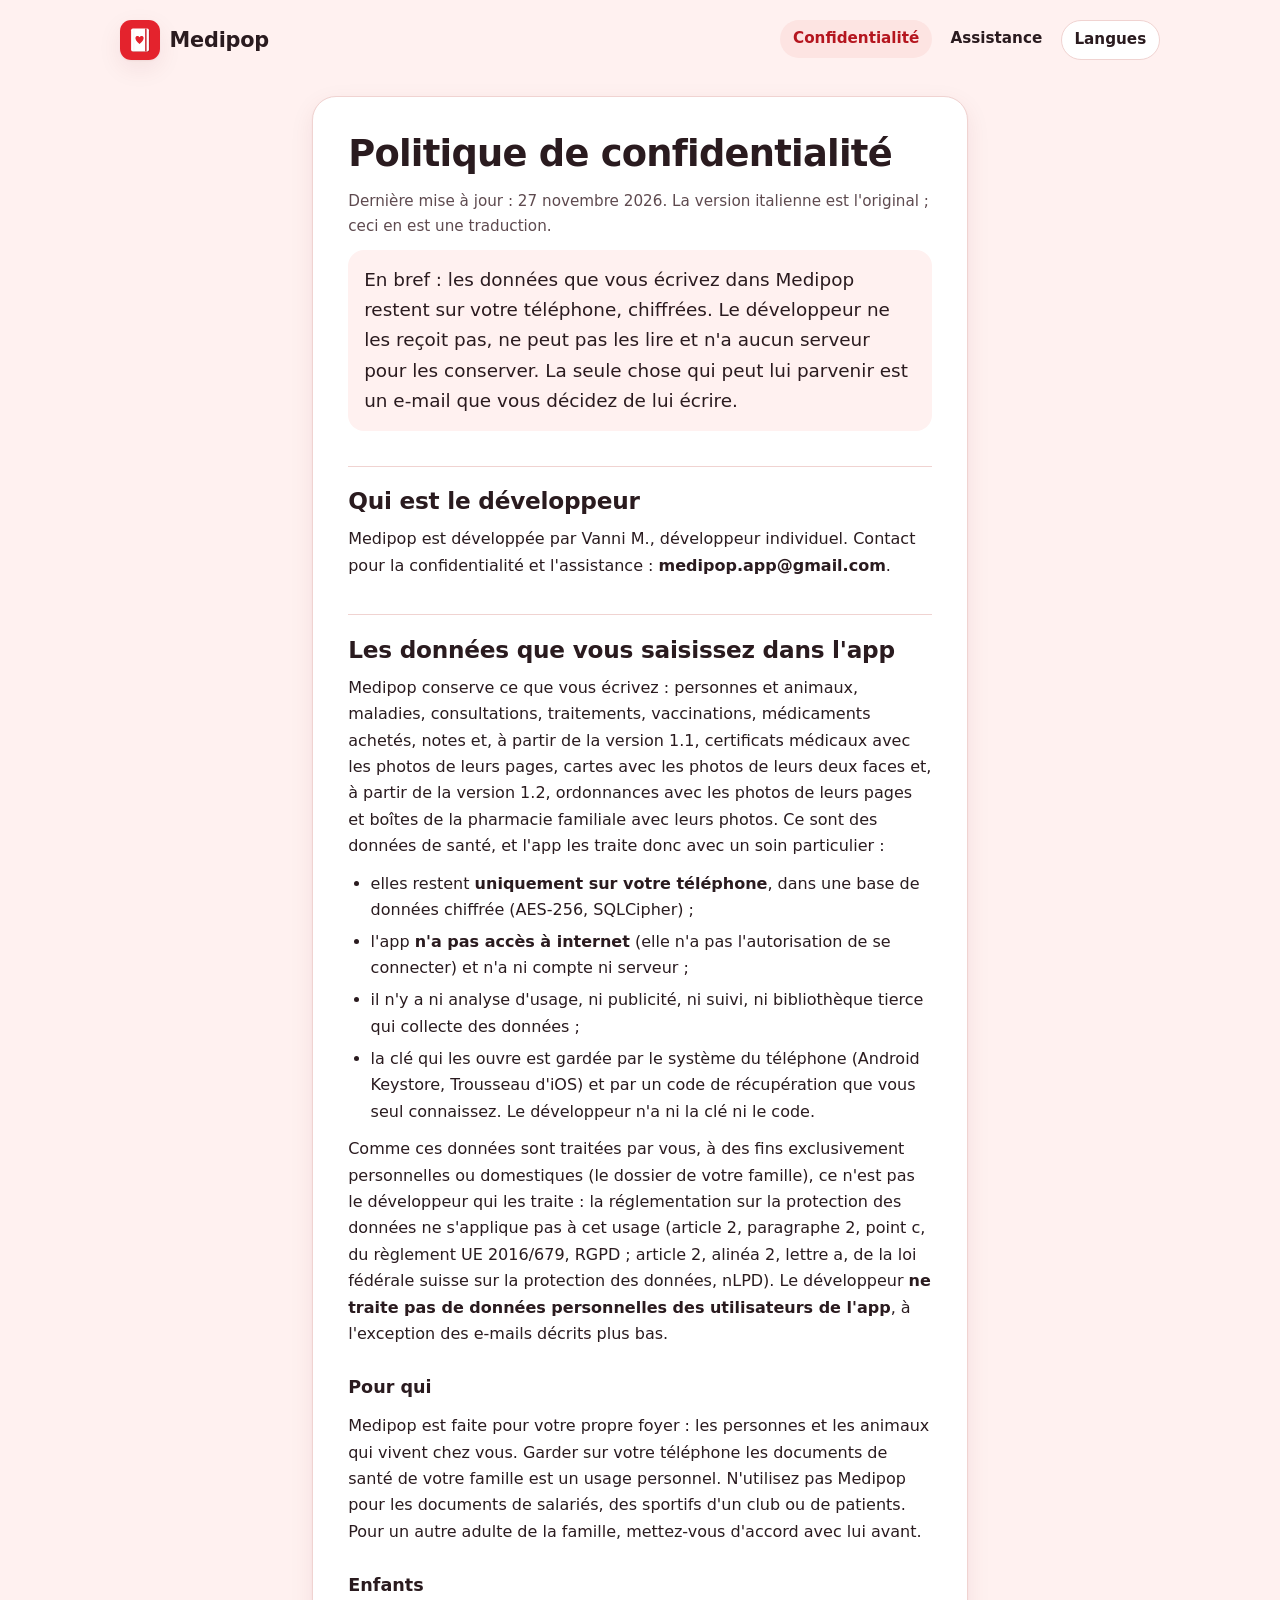
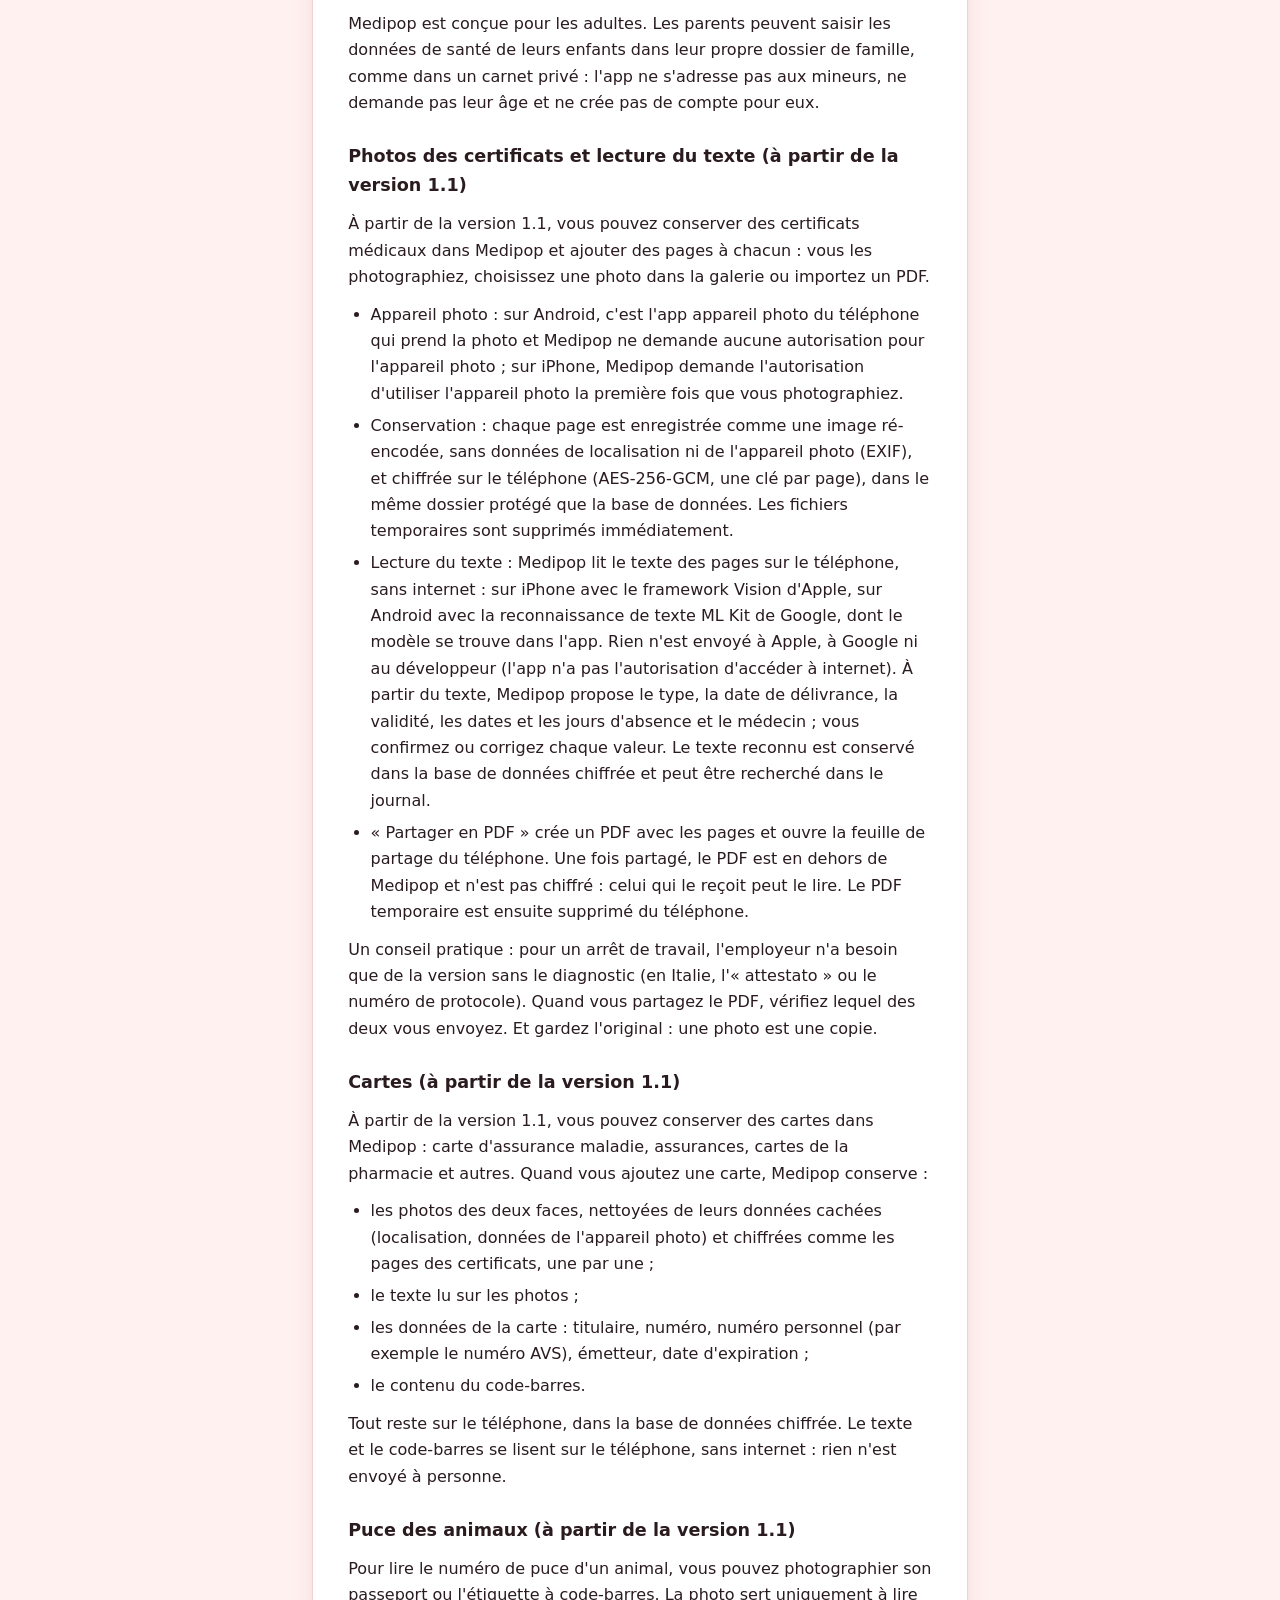
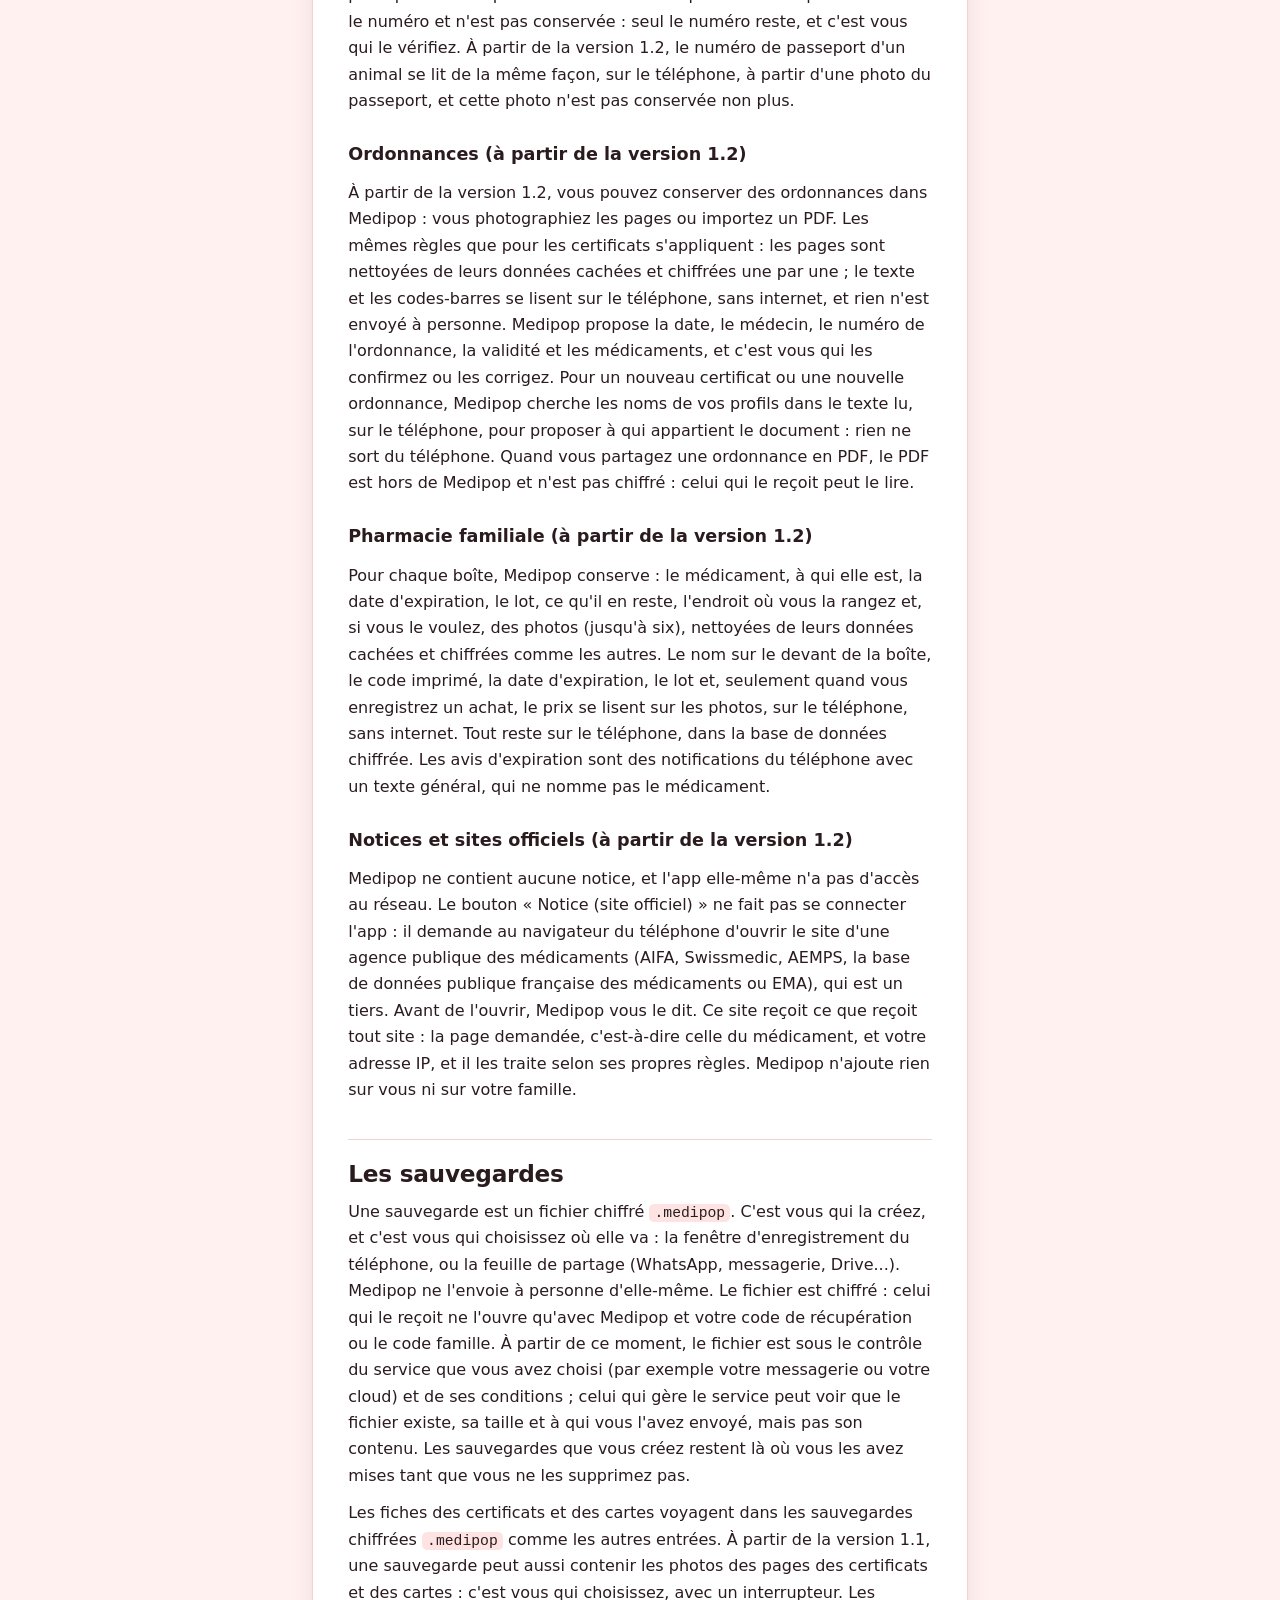
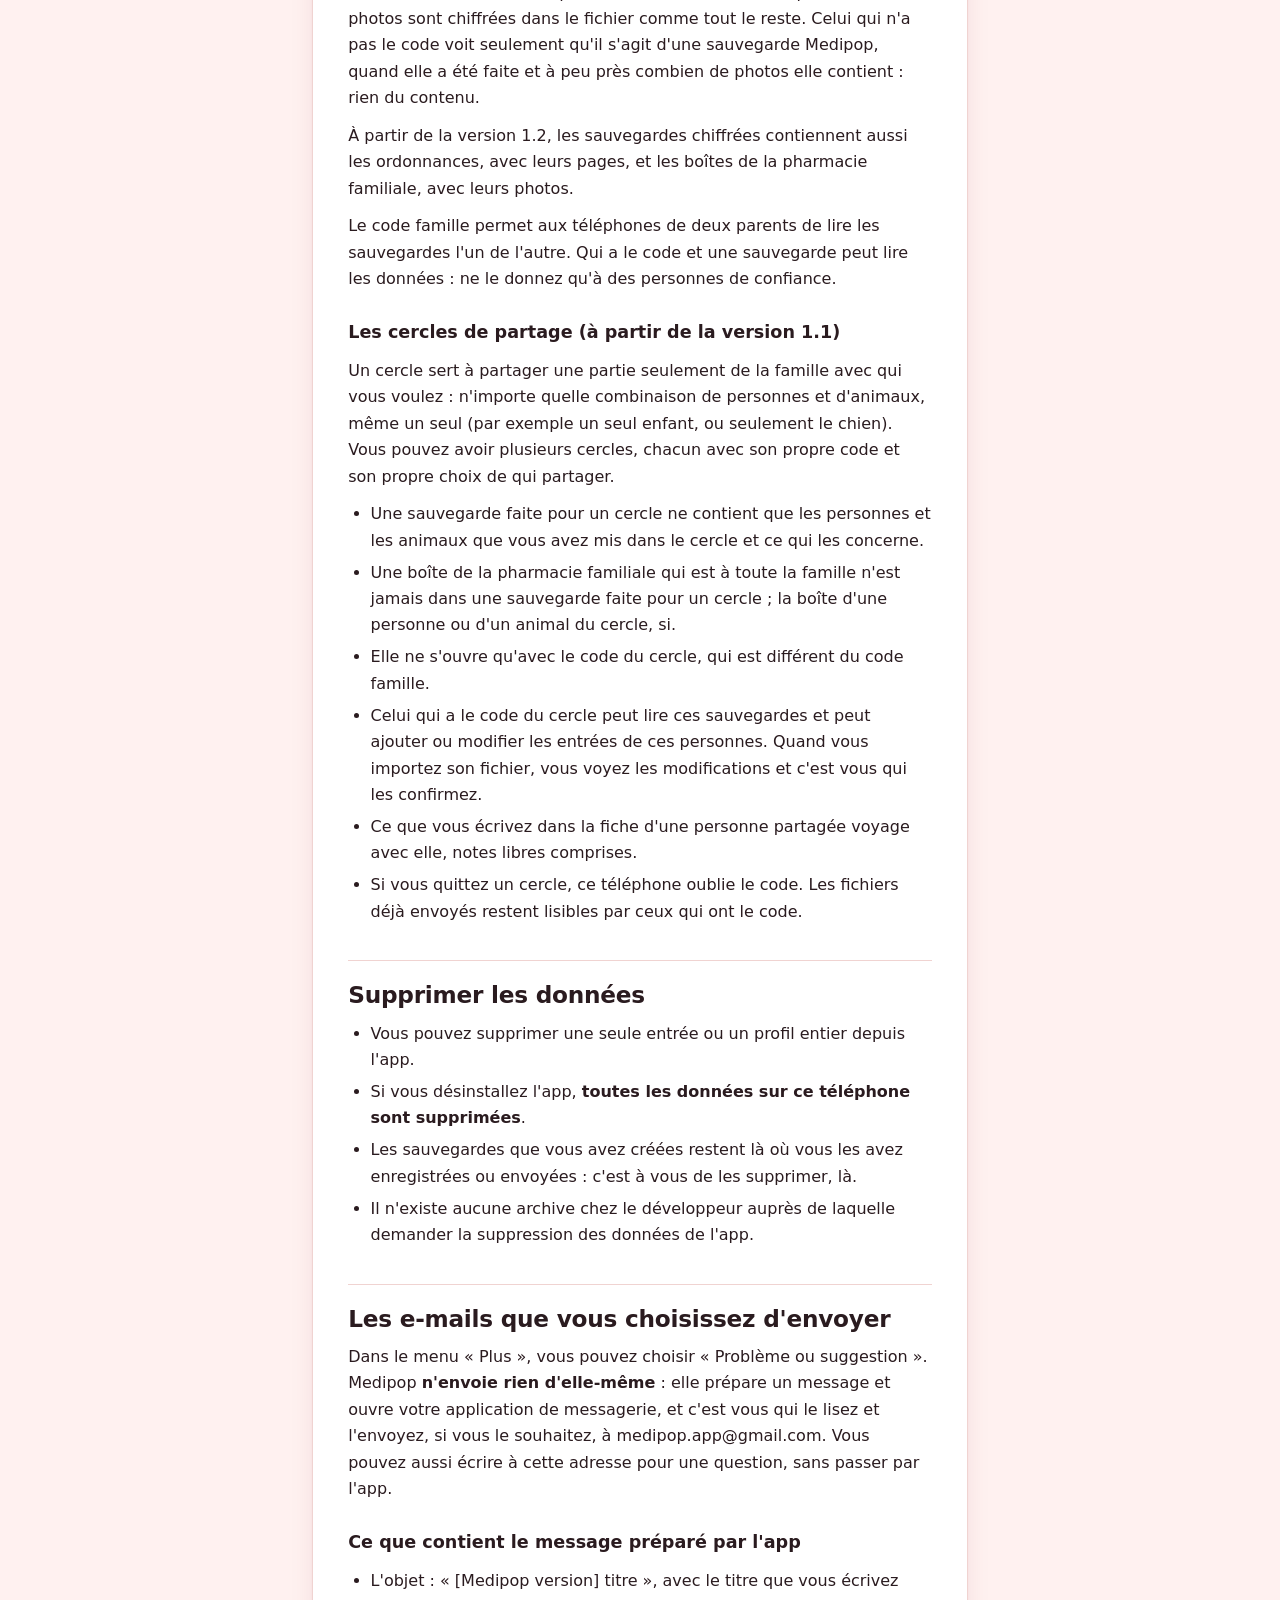
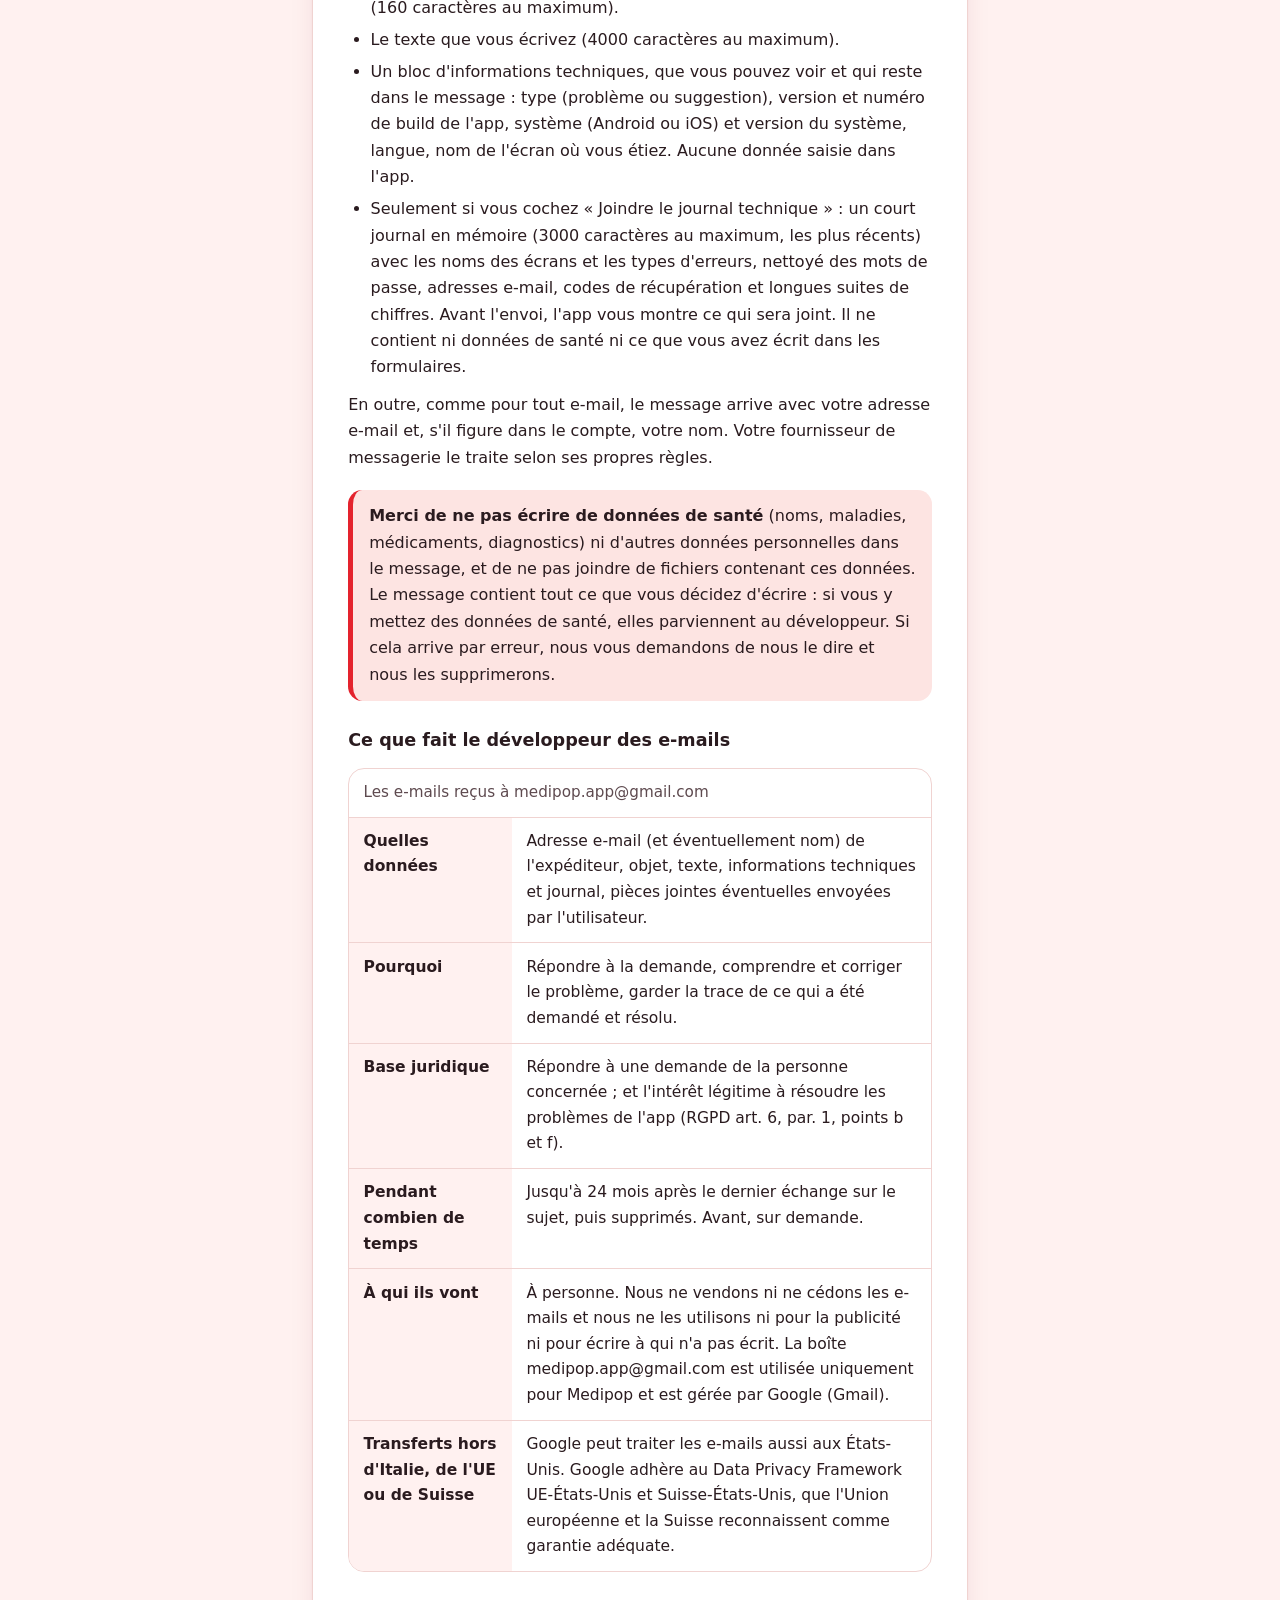
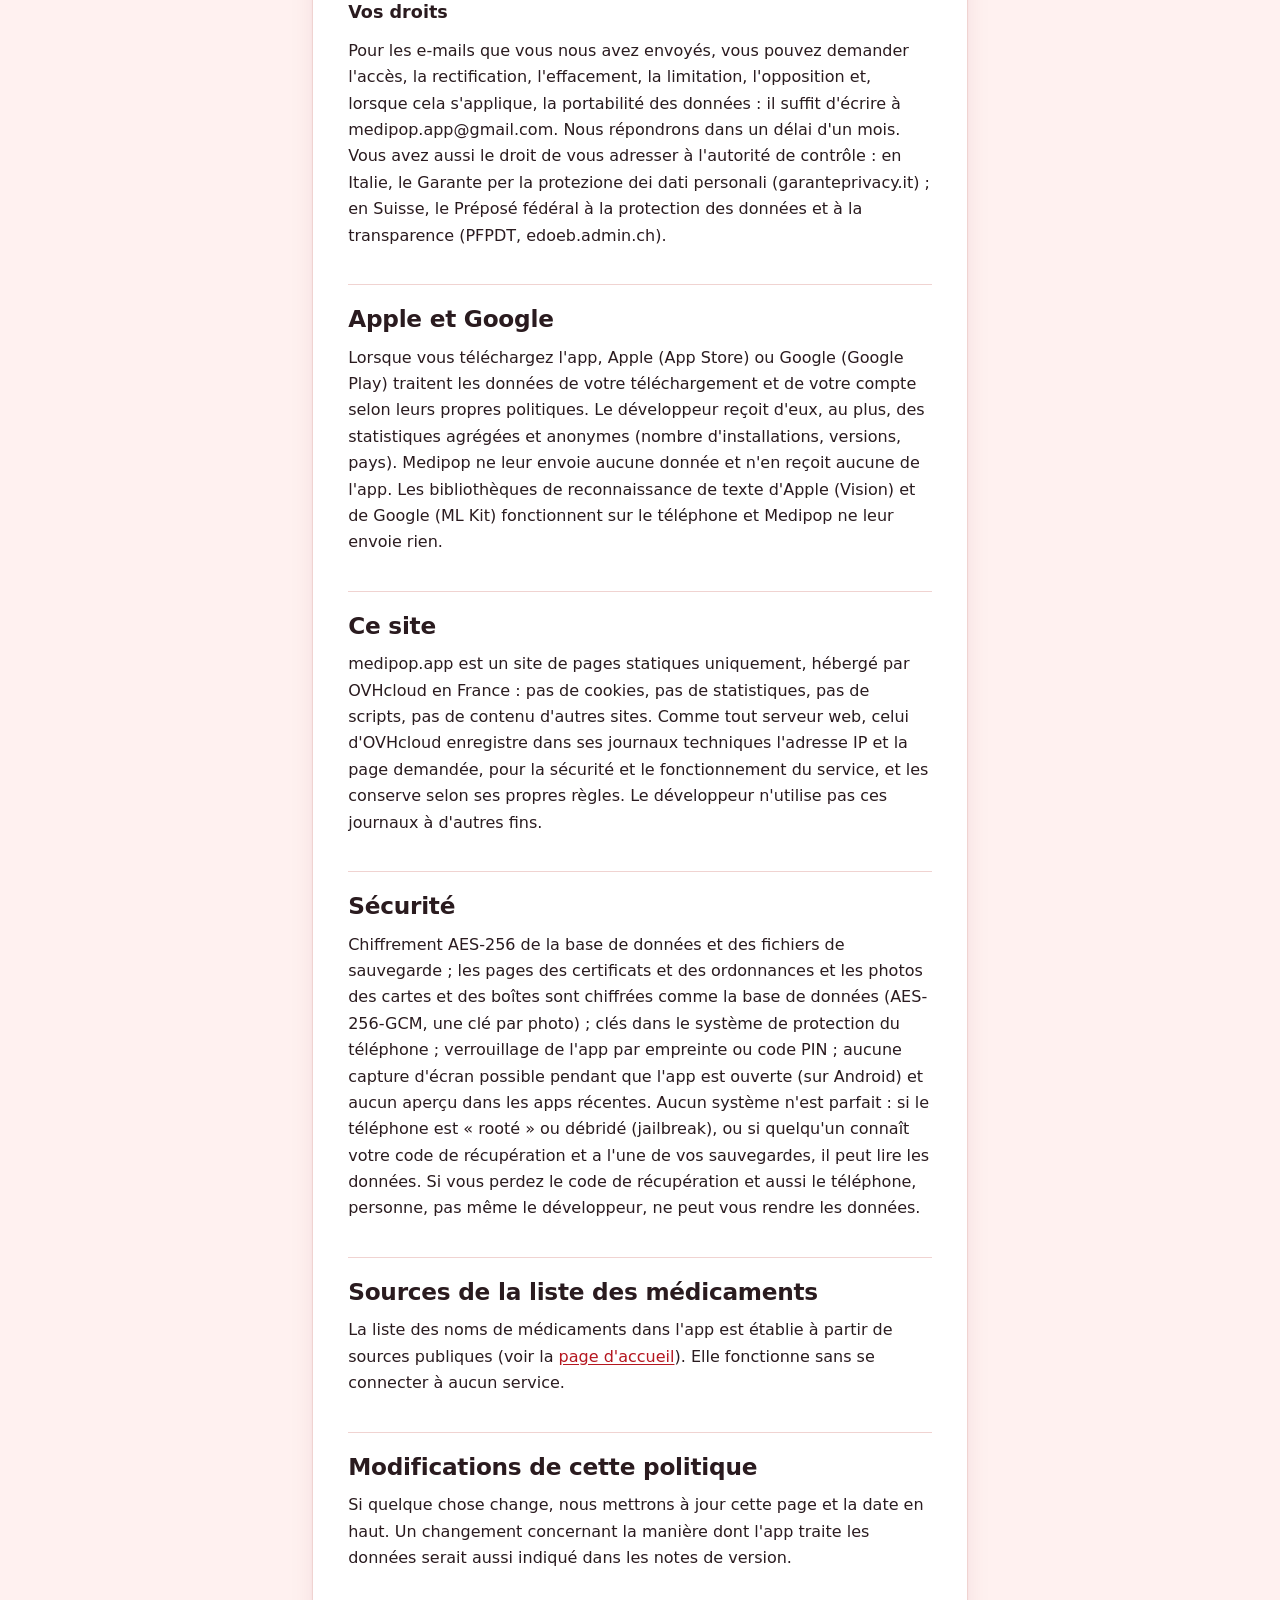
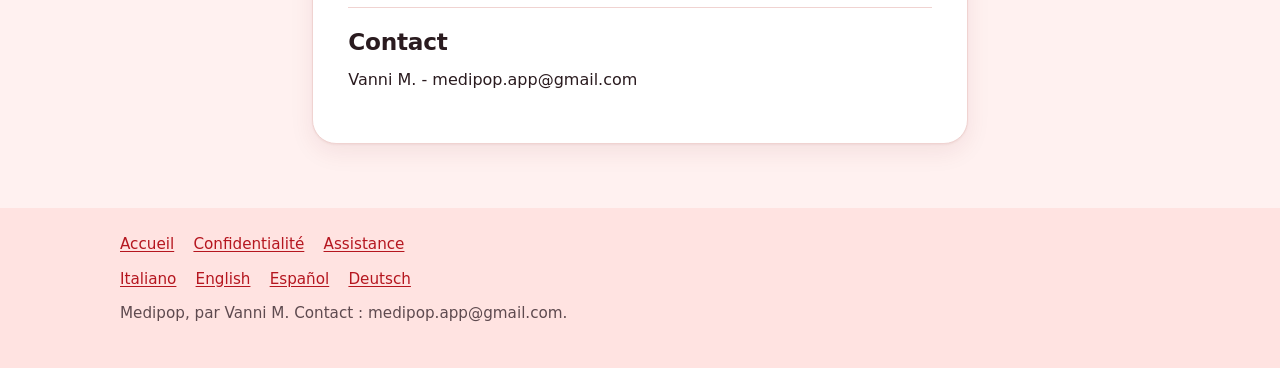
<file: fr/privacy.html>
<!doctype html>
<html lang="fr">
<head>
<meta charset="utf-8">
<meta name="viewport" content="width=device-width, initial-scale=1">
<title>Confidentialité - Medipop</title>
<meta name="description" content="Politique de confidentialité de Medipop : les données restent sur votre téléphone ; ce qui arrive aux e-mails que vous choisissez d'envoyer.">
<link rel="stylesheet" href="../style.css">
<link rel="icon" href="../icon.svg" type="image/svg+xml">
<link rel="alternate" hreflang="it" href="../privacy.html">
<link rel="alternate" hreflang="en" href="../en/privacy.html">
<link rel="alternate" hreflang="fr" href="privacy.html">
<link rel="alternate" hreflang="es" href="../es/privacy.html">
<link rel="alternate" hreflang="de" href="../de/privacy.html">
<link rel="alternate" hreflang="x-default" href="../privacy.html">
</head>
<body>
<a class="skip" href="#contenu">Aller au contenu</a>
<header class="site">
  <div class="wrap">
    <a class="brand" href="index.html">
      <img src="../icon.svg" width="40" height="40" alt="">
      <span>Medipop</span>
    </a>
    <nav aria-label="Principal">
      <ul>
        <li><a href="privacy.html" aria-current="page">Confidentialité</a></li>
        <li><a href="support.html">Assistance</a></li>
        <li><a href="#langues">Langues</a></li>
      </ul>
    </nav>
  </div>
</header>
<main id="contenu">
<div class="wrap narrow doc">
<div class="sheet">
  <h1>Politique de confidentialité</h1>
  <p class="muted">Dernière mise à jour : 27 novembre 2026. La version italienne est l'original ; ceci en est une traduction.</p>

  <p class="lead">En bref : les données que vous écrivez dans Medipop restent sur votre téléphone, chiffrées. Le développeur ne les reçoit pas, ne peut pas les lire et n'a aucun serveur pour les conserver. La seule chose qui peut lui parvenir est un e-mail que vous décidez de lui écrire.</p>

  <h2>Qui est le développeur</h2>
  <p>Medipop est développée par Vanni M., développeur individuel. Contact pour la confidentialité et l'assistance : <strong>medipop.app@gmail.com</strong>.</p>

  <h2>Les données que vous saisissez dans l'app</h2>
  <p>Medipop conserve ce que vous écrivez : personnes et animaux, maladies, consultations, traitements, vaccinations, médicaments achetés, notes et, à partir de la version 1.1, certificats médicaux avec les photos de leurs pages, cartes avec les photos de leurs deux faces et, à partir de la version 1.2, ordonnances avec les photos de leurs pages et boîtes de la pharmacie familiale avec leurs photos. Ce sont des données de santé, et l'app les traite donc avec un soin particulier :</p>
  <ul>
    <li>elles restent <strong>uniquement sur votre téléphone</strong>, dans une base de données chiffrée (AES-256, SQLCipher) ;</li>
    <li>l'app <strong>n'a pas accès à internet</strong> (elle n'a pas l'autorisation de se connecter) et n'a ni compte ni serveur ;</li>
    <li>il n'y a ni analyse d'usage, ni publicité, ni suivi, ni bibliothèque tierce qui collecte des données ;</li>
    <li>la clé qui les ouvre est gardée par le système du téléphone (Android Keystore, Trousseau d'iOS) et par un code de récupération que vous seul connaissez. Le développeur n'a ni la clé ni le code.</li>
  </ul>
  <p>Comme ces données sont traitées par vous, à des fins exclusivement personnelles ou domestiques (le dossier de votre famille), ce n'est pas le développeur qui les traite : la réglementation sur la protection des données ne s'applique pas à cet usage (article 2, paragraphe 2, point c, du règlement UE 2016/679, RGPD ; article 2, alinéa 2, lettre a, de la loi fédérale suisse sur la protection des données, nLPD). Le développeur <strong>ne traite pas de données personnelles des utilisateurs de l'app</strong>, à l'exception des e-mails décrits plus bas.</p>

  <h3>Pour qui</h3>
  <p>Medipop est faite pour votre propre foyer : les personnes et les animaux qui vivent chez vous. Garder sur votre téléphone les documents de santé de votre famille est un usage personnel. N'utilisez pas Medipop pour les documents de salariés, des sportifs d'un club ou de patients. Pour un autre adulte de la famille, mettez-vous d'accord avec lui avant.</p>

  <h3>Enfants</h3>
  <p>Medipop est conçue pour les adultes. Les parents peuvent saisir les données de santé de leurs enfants dans leur propre dossier de famille, comme dans un carnet privé : l'app ne s'adresse pas aux mineurs, ne demande pas leur âge et ne crée pas de compte pour eux.</p>

  <h3>Photos des certificats et lecture du texte (à partir de la version 1.1)</h3>
  <p>À partir de la version 1.1, vous pouvez conserver des certificats médicaux dans Medipop et ajouter des pages à chacun : vous les photographiez, choisissez une photo dans la galerie ou importez un PDF.</p>
  <ul>
    <li>Appareil photo : sur Android, c'est l'app appareil photo du téléphone qui prend la photo et Medipop ne demande aucune autorisation pour l'appareil photo ; sur iPhone, Medipop demande l'autorisation d'utiliser l'appareil photo la première fois que vous photographiez.</li>
    <li>Conservation : chaque page est enregistrée comme une image ré-encodée, sans données de localisation ni de l'appareil photo (EXIF), et chiffrée sur le téléphone (AES-256-GCM, une clé par page), dans le même dossier protégé que la base de données. Les fichiers temporaires sont supprimés immédiatement.</li>
    <li>Lecture du texte : Medipop lit le texte des pages sur le téléphone, sans internet : sur iPhone avec le framework Vision d'Apple, sur Android avec la reconnaissance de texte ML Kit de Google, dont le modèle se trouve dans l'app. Rien n'est envoyé à Apple, à Google ni au développeur (l'app n'a pas l'autorisation d'accéder à internet). À partir du texte, Medipop propose le type, la date de délivrance, la validité, les dates et les jours d'absence et le médecin ; vous confirmez ou corrigez chaque valeur. Le texte reconnu est conservé dans la base de données chiffrée et peut être recherché dans le journal.</li>
    <li>« Partager en PDF » crée un PDF avec les pages et ouvre la feuille de partage du téléphone. Une fois partagé, le PDF est en dehors de Medipop et n'est pas chiffré : celui qui le reçoit peut le lire. Le PDF temporaire est ensuite supprimé du téléphone.</li>
  </ul>
  <p>Un conseil pratique : pour un arrêt de travail, l'employeur n'a besoin que de la version sans le diagnostic (en Italie, l'<span lang="it">« attestato »</span> ou le numéro de protocole). Quand vous partagez le PDF, vérifiez lequel des deux vous envoyez. Et gardez l'original : une photo est une copie.</p>

  <h3>Cartes (à partir de la version 1.1)</h3>
  <p>À partir de la version 1.1, vous pouvez conserver des cartes dans Medipop : carte d'assurance maladie, assurances, cartes de la pharmacie et autres. Quand vous ajoutez une carte, Medipop conserve :</p>
  <ul>
    <li>les photos des deux faces, nettoyées de leurs données cachées (localisation, données de l'appareil photo) et chiffrées comme les pages des certificats, une par une ;</li>
    <li>le texte lu sur les photos ;</li>
    <li>les données de la carte : titulaire, numéro, numéro personnel (par exemple le numéro AVS), émetteur, date d'expiration ;</li>
    <li>le contenu du code-barres.</li>
  </ul>
  <p>Tout reste sur le téléphone, dans la base de données chiffrée. Le texte et le code-barres se lisent sur le téléphone, sans internet : rien n'est envoyé à personne.</p>

  <h3>Puce des animaux (à partir de la version 1.1)</h3>
  <p>Pour lire le numéro de puce d'un animal, vous pouvez photographier son passeport ou l'étiquette à code-barres. La photo sert uniquement à lire le numéro et n'est pas conservée : seul le numéro reste, et c'est vous qui le vérifiez. À partir de la version 1.2, le numéro de passeport d'un animal se lit de la même façon, sur le téléphone, à partir d'une photo du passeport, et cette photo n'est pas conservée non plus.</p>

  <h3>Ordonnances (à partir de la version 1.2)</h3>
  <p>À partir de la version 1.2, vous pouvez conserver des ordonnances dans Medipop : vous photographiez les pages ou importez un PDF. Les mêmes règles que pour les certificats s'appliquent : les pages sont nettoyées de leurs données cachées et chiffrées une par une ; le texte et les codes-barres se lisent sur le téléphone, sans internet, et rien n'est envoyé à personne. Medipop propose la date, le médecin, le numéro de l'ordonnance, la validité et les médicaments, et c'est vous qui les confirmez ou les corrigez. Pour un nouveau certificat ou une nouvelle ordonnance, Medipop cherche les noms de vos profils dans le texte lu, sur le téléphone, pour proposer à qui appartient le document : rien ne sort du téléphone. Quand vous partagez une ordonnance en PDF, le PDF est hors de Medipop et n'est pas chiffré : celui qui le reçoit peut le lire.</p>

  <h3>Pharmacie familiale (à partir de la version 1.2)</h3>
  <p>Pour chaque boîte, Medipop conserve : le médicament, à qui elle est, la date d'expiration, le lot, ce qu'il en reste, l'endroit où vous la rangez et, si vous le voulez, des photos (jusqu'à six), nettoyées de leurs données cachées et chiffrées comme les autres. Le nom sur le devant de la boîte, le code imprimé, la date d'expiration, le lot et, seulement quand vous enregistrez un achat, le prix se lisent sur les photos, sur le téléphone, sans internet. Tout reste sur le téléphone, dans la base de données chiffrée. Les avis d'expiration sont des notifications du téléphone avec un texte général, qui ne nomme pas le médicament.</p>

  <h3>Notices et sites officiels (à partir de la version 1.2)</h3>
  <p>Medipop ne contient aucune notice, et l'app elle-même n'a pas d'accès au réseau. Le bouton « Notice (site officiel) » ne fait pas se connecter l'app : il demande au navigateur du téléphone d'ouvrir le site d'une agence publique des médicaments (AIFA, Swissmedic, AEMPS, la base de données publique française des médicaments ou EMA), qui est un tiers. Avant de l'ouvrir, Medipop vous le dit. Ce site reçoit ce que reçoit tout site : la page demandée, c'est-à-dire celle du médicament, et votre adresse IP, et il les traite selon ses propres règles. Medipop n'ajoute rien sur vous ni sur votre famille.</p>

  <h2>Les sauvegardes</h2>
  <p>Une sauvegarde est un fichier chiffré <code>.medipop</code>. C'est vous qui la créez, et c'est vous qui choisissez où elle va : la fenêtre d'enregistrement du téléphone, ou la feuille de partage (WhatsApp, messagerie, Drive...). Medipop ne l'envoie à personne d'elle-même. Le fichier est chiffré : celui qui le reçoit ne l'ouvre qu'avec Medipop et votre code de récupération ou le code famille. À partir de ce moment, le fichier est sous le contrôle du service que vous avez choisi (par exemple votre messagerie ou votre cloud) et de ses conditions ; celui qui gère le service peut voir que le fichier existe, sa taille et à qui vous l'avez envoyé, mais pas son contenu. Les sauvegardes que vous créez restent là où vous les avez mises tant que vous ne les supprimez pas.</p>
  <p>Les fiches des certificats et des cartes voyagent dans les sauvegardes chiffrées <code>.medipop</code> comme les autres entrées. À partir de la version 1.1, une sauvegarde peut aussi contenir les photos des pages des certificats et des cartes : c'est vous qui choisissez, avec un interrupteur. Les photos sont chiffrées dans le fichier comme tout le reste. Celui qui n'a pas le code voit seulement qu'il s'agit d'une sauvegarde Medipop, quand elle a été faite et à peu près combien de photos elle contient : rien du contenu.</p>
  <p>À partir de la version 1.2, les sauvegardes chiffrées contiennent aussi les ordonnances, avec leurs pages, et les boîtes de la pharmacie familiale, avec leurs photos.</p>
  <p>Le code famille permet aux téléphones de deux parents de lire les sauvegardes l'un de l'autre. Qui a le code et une sauvegarde peut lire les données : ne le donnez qu'à des personnes de confiance.</p>

  <h3>Les cercles de partage (à partir de la version 1.1)</h3>
  <p>Un cercle sert à partager une partie seulement de la famille avec qui vous voulez : n'importe quelle combinaison de personnes et d'animaux, même un seul (par exemple un seul enfant, ou seulement le chien). Vous pouvez avoir plusieurs cercles, chacun avec son propre code et son propre choix de qui partager.</p>
  <ul>
    <li>Une sauvegarde faite pour un cercle ne contient que les personnes et les animaux que vous avez mis dans le cercle et ce qui les concerne.</li>
    <li>Une boîte de la pharmacie familiale qui est à toute la famille n'est jamais dans une sauvegarde faite pour un cercle ; la boîte d'une personne ou d'un animal du cercle, si.</li>
    <li>Elle ne s'ouvre qu'avec le code du cercle, qui est différent du code famille.</li>
    <li>Celui qui a le code du cercle peut lire ces sauvegardes et peut ajouter ou modifier les entrées de ces personnes. Quand vous importez son fichier, vous voyez les modifications et c'est vous qui les confirmez.</li>
    <li>Ce que vous écrivez dans la fiche d'une personne partagée voyage avec elle, notes libres comprises.</li>
    <li>Si vous quittez un cercle, ce téléphone oublie le code. Les fichiers déjà envoyés restent lisibles par ceux qui ont le code.</li>
  </ul>

  <h2>Supprimer les données</h2>
  <ul>
    <li>Vous pouvez supprimer une seule entrée ou un profil entier depuis l'app.</li>
    <li>Si vous désinstallez l'app, <strong>toutes les données sur ce téléphone sont supprimées</strong>.</li>
    <li>Les sauvegardes que vous avez créées restent là où vous les avez enregistrées ou envoyées : c'est à vous de les supprimer, là.</li>
    <li>Il n'existe aucune archive chez le développeur auprès de laquelle demander la suppression des données de l'app.</li>
  </ul>

  <h2>Les e-mails que vous choisissez d'envoyer</h2>
  <p>Dans le menu « Plus », vous pouvez choisir « Problème ou suggestion ». Medipop <strong>n'envoie rien d'elle-même</strong> : elle prépare un message et ouvre votre application de messagerie, et c'est vous qui le lisez et l'envoyez, si vous le souhaitez, à medipop.app@gmail.com. Vous pouvez aussi écrire à cette adresse pour une question, sans passer par l'app.</p>

  <h3>Ce que contient le message préparé par l'app</h3>
  <ul>
    <li>L'objet : « [Medipop version] titre », avec le titre que vous écrivez (160 caractères au maximum).</li>
    <li>Le texte que vous écrivez (4000 caractères au maximum).</li>
    <li>Un bloc d'informations techniques, que vous pouvez voir et qui reste dans le message : type (problème ou suggestion), version et numéro de build de l'app, système (Android ou iOS) et version du système, langue, nom de l'écran où vous étiez. Aucune donnée saisie dans l'app.</li>
    <li>Seulement si vous cochez « Joindre le journal technique » : un court journal en mémoire (3000 caractères au maximum, les plus récents) avec les noms des écrans et les types d'erreurs, nettoyé des mots de passe, adresses e-mail, codes de récupération et longues suites de chiffres. Avant l'envoi, l'app vous montre ce qui sera joint. Il ne contient ni données de santé ni ce que vous avez écrit dans les formulaires.</li>
  </ul>
  <p>En outre, comme pour tout e-mail, le message arrive avec votre adresse e-mail et, s'il figure dans le compte, votre nom. Votre fournisseur de messagerie le traite selon ses propres règles.</p>

  <p class="note"><strong>Merci de ne pas écrire de données de santé</strong> (noms, maladies, médicaments, diagnostics) ni d'autres données personnelles dans le message, et de ne pas joindre de fichiers contenant ces données. Le message contient tout ce que vous décidez d'écrire : si vous y mettez des données de santé, elles parviennent au développeur. Si cela arrive par erreur, nous vous demandons de nous le dire et nous les supprimerons.</p>

  <h3>Ce que fait le développeur des e-mails</h3>
  <div class="tablewrap">
  <table>
    <caption class="muted caption-left">Les e-mails reçus à medipop.app@gmail.com</caption>
    <tbody>
      <tr><th scope="row">Quelles données</th><td>Adresse e-mail (et éventuellement nom) de l'expéditeur, objet, texte, informations techniques et journal, pièces jointes éventuelles envoyées par l'utilisateur.</td></tr>
      <tr><th scope="row">Pourquoi</th><td>Répondre à la demande, comprendre et corriger le problème, garder la trace de ce qui a été demandé et résolu.</td></tr>
      <tr><th scope="row">Base juridique</th><td>Répondre à une demande de la personne concernée ; et l'intérêt légitime à résoudre les problèmes de l'app (RGPD art. 6, par. 1, points b et f).</td></tr>
      <tr><th scope="row">Pendant combien de temps</th><td>Jusqu'à 24 mois après le dernier échange sur le sujet, puis supprimés. Avant, sur demande.</td></tr>
      <tr><th scope="row">À qui ils vont</th><td>À personne. Nous ne vendons ni ne cédons les e-mails et nous ne les utilisons ni pour la publicité ni pour écrire à qui n'a pas écrit. La boîte medipop.app@gmail.com est utilisée uniquement pour Medipop et est gérée par Google (Gmail).</td></tr>
      <tr><th scope="row">Transferts hors d'Italie, de l'UE ou de Suisse</th><td>Google peut traiter les e-mails aussi aux États-Unis. Google adhère au Data Privacy Framework UE-États-Unis et Suisse-États-Unis, que l'Union européenne et la Suisse reconnaissent comme garantie adéquate.</td></tr>
    </tbody>
  </table>
  </div>

  <h3>Vos droits</h3>
  <p>Pour les e-mails que vous nous avez envoyés, vous pouvez demander l'accès, la rectification, l'effacement, la limitation, l'opposition et, lorsque cela s'applique, la portabilité des données : il suffit d'écrire à medipop.app@gmail.com. Nous répondrons dans un délai d'un mois. Vous avez aussi le droit de vous adresser à l'autorité de contrôle : en Italie, le Garante per la protezione dei dati personali (garanteprivacy.it) ; en Suisse, le Préposé fédéral à la protection des données et à la transparence (PFPDT, edoeb.admin.ch).</p>

  <h2>Apple et Google</h2>
  <p>Lorsque vous téléchargez l'app, Apple (App Store) ou Google (Google Play) traitent les données de votre téléchargement et de votre compte selon leurs propres politiques. Le développeur reçoit d'eux, au plus, des statistiques agrégées et anonymes (nombre d'installations, versions, pays). Medipop ne leur envoie aucune donnée et n'en reçoit aucune de l'app. Les bibliothèques de reconnaissance de texte d'Apple (Vision) et de Google (ML Kit) fonctionnent sur le téléphone et Medipop ne leur envoie rien.</p>

  <h2>Ce site</h2>
  <p>medipop.app est un site de pages statiques uniquement, hébergé par OVHcloud en France : pas de cookies, pas de statistiques, pas de scripts, pas de contenu d'autres sites. Comme tout serveur web, celui d'OVHcloud enregistre dans ses journaux techniques l'adresse IP et la page demandée, pour la sécurité et le fonctionnement du service, et les conserve selon ses propres règles. Le développeur n'utilise pas ces journaux à d'autres fins.</p>

  <h2>Sécurité</h2>
  <p>Chiffrement AES-256 de la base de données et des fichiers de sauvegarde ; les pages des certificats et des ordonnances et les photos des cartes et des boîtes sont chiffrées comme la base de données (AES-256-GCM, une clé par photo) ; clés dans le système de protection du téléphone ; verrouillage de l'app par empreinte ou code PIN ; aucune capture d'écran possible pendant que l'app est ouverte (sur Android) et aucun aperçu dans les apps récentes. Aucun système n'est parfait : si le téléphone est « rooté » ou débridé (jailbreak), ou si quelqu'un connaît votre code de récupération et a l'une de vos sauvegardes, il peut lire les données. Si vous perdez le code de récupération et aussi le téléphone, personne, pas même le développeur, ne peut vous rendre les données.</p>

  <h2>Sources de la liste des médicaments</h2>
  <p>La liste des noms de médicaments dans l'app est établie à partir de sources publiques (voir la <a href="index.html#sources">page d'accueil</a>). Elle fonctionne sans se connecter à aucun service.</p>

  <h2>Modifications de cette politique</h2>
  <p>Si quelque chose change, nous mettrons à jour cette page et la date en haut. Un changement concernant la manière dont l'app traite les données serait aussi indiqué dans les notes de version.</p>

  <h2>Contact</h2>
  <p>Vanni M. - medipop.app@gmail.com</p>
</div>
</div>
</main>
<footer class="site">
  <div class="wrap">
    <ul>
      <li><a href="index.html">Accueil</a></li>
      <li><a href="privacy.html">Confidentialité</a></li>
      <li><a href="support.html">Assistance</a></li>
    </ul>
    <ul id="langues" aria-label="Langues">
      <li><a href="../privacy.html" hreflang="it" lang="it">Italiano</a></li>
      <li><a href="../en/privacy.html" hreflang="en" lang="en">English</a></li>
      <li><a href="../es/privacy.html" hreflang="es" lang="es">Español</a></li>
      <li><a href="../de/privacy.html" hreflang="de" lang="de">Deutsch</a></li>
    </ul>
    <p>Medipop, par Vanni M. Contact : medipop.app@gmail.com.</p>
  </div>
</footer>
</body>
</html>
</file>
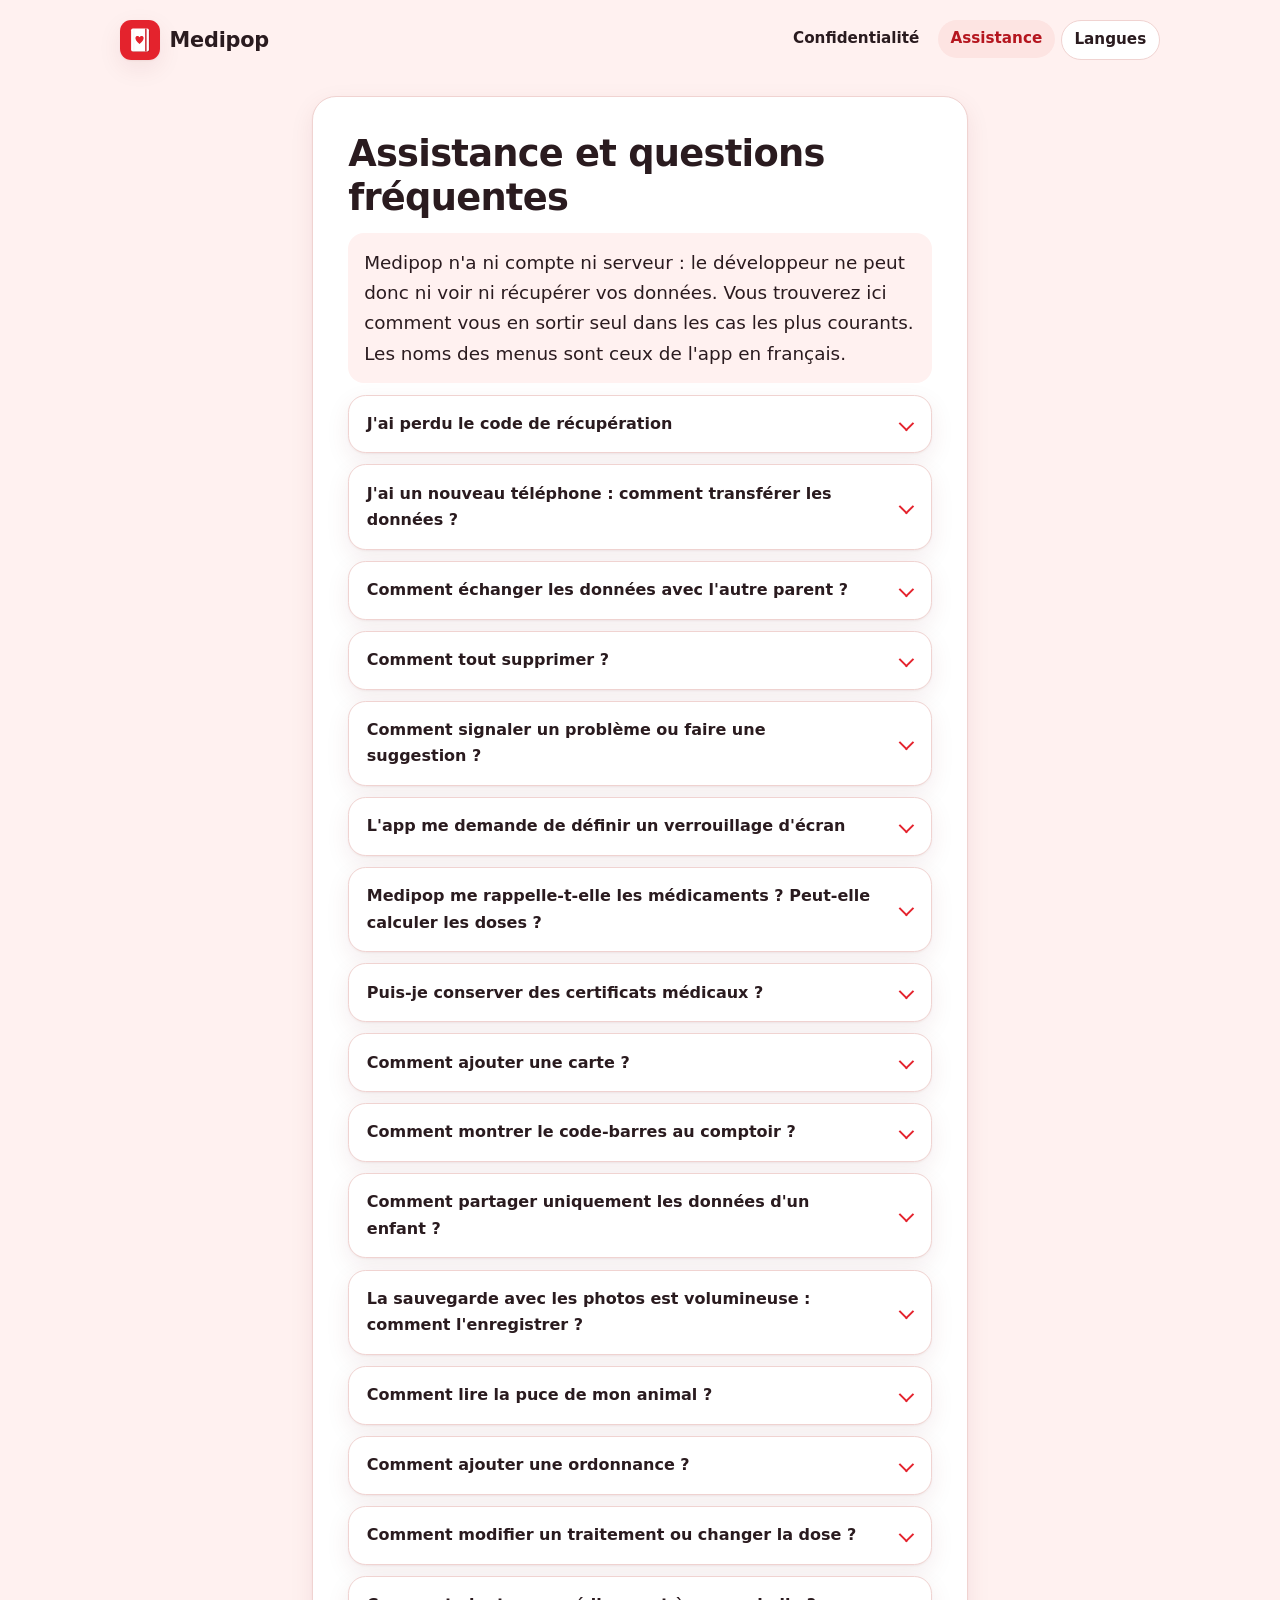
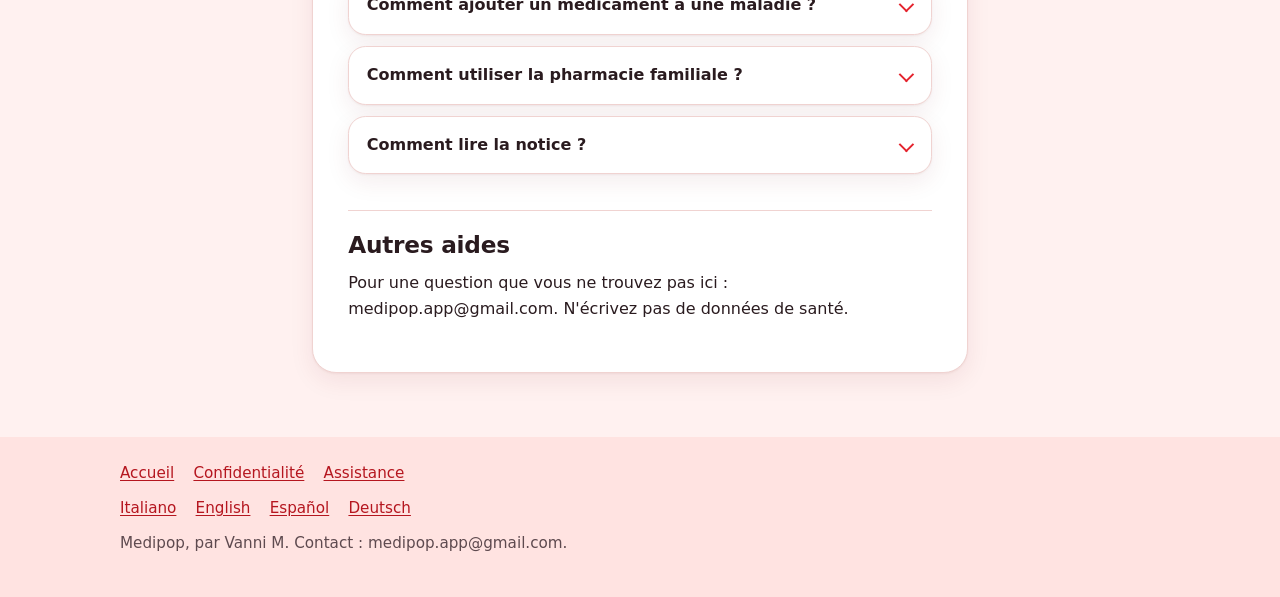
<file: fr/support.html>
<!doctype html>
<html lang="fr">
<head>
<meta charset="utf-8">
<meta name="viewport" content="width=device-width, initial-scale=1">
<title>Assistance - Medipop</title>
<meta name="description" content="Questions fréquentes sur Medipop : code de récupération, nouveau téléphone, échange entre parents, supprimer les données, signaler un problème.">
<link rel="stylesheet" href="../style.css">
<link rel="icon" href="../icon.svg" type="image/svg+xml">
<link rel="alternate" hreflang="it" href="../supporto.html">
<link rel="alternate" hreflang="en" href="../en/support.html">
<link rel="alternate" hreflang="fr" href="support.html">
<link rel="alternate" hreflang="es" href="../es/support.html">
<link rel="alternate" hreflang="de" href="../de/support.html">
<link rel="alternate" hreflang="x-default" href="../supporto.html">
</head>
<body>
<a class="skip" href="#contenu">Aller au contenu</a>
<header class="site">
  <div class="wrap">
    <a class="brand" href="index.html">
      <img src="../icon.svg" width="40" height="40" alt="">
      <span>Medipop</span>
    </a>
    <nav aria-label="Principal">
      <ul>
        <li><a href="privacy.html">Confidentialité</a></li>
        <li><a href="support.html" aria-current="page">Assistance</a></li>
        <li><a href="#langues">Langues</a></li>
      </ul>
    </nav>
  </div>
</header>
<main id="contenu">
<div class="wrap narrow doc">
<div class="sheet">
  <h1>Assistance et questions fréquentes</h1>
  <p class="lead">Medipop n'a ni compte ni serveur : le développeur ne peut donc ni voir ni récupérer vos données. Vous trouverez ici comment vous en sortir seul dans les cas les plus courants. Les noms des menus sont ceux de l'app en français.</p>

  <details>
    <summary>J'ai perdu le code de récupération</summary>
    <p>Il n'existe aucune procédure pour le refaire, et le développeur ne peut pas non plus le récupérer : c'est ainsi que les données restent privées.</p>
    <ul>
      <li>Tant que vous avez le téléphone et que l'app s'ouvre, les données sont là : vous pouvez continuer à l'utiliser normalement.</li>
      <li>Si vous pensez l'avoir enregistré mais n'en êtes pas sûr, allez dans Plus, Sécurité, « Vérifier le code » : écrivez ou collez le code que vous avez trouvé et l'app vous dit si c'est le bon, sans rien changer. Cherchez aussi un fichier nommé « Medipop-code-de-recuperation.txt » dans le gestionnaire de mots de passe, dans les fichiers ou dans le cloud.</li>
      <li>Si vous partagez les données avec l'autre parent par le code famille, les sauvegardes s'ouvrent aussi avec ce code, et les données peuvent aussi se trouver sur son téléphone.</li>
      <li>Si vous perdez le code et aussi le téléphone (ou la clé qu'il contient), les données ne peuvent pas être récupérées.</li>
    </ul>
    <p>Dès que vous le pourrez, conservez le code en lieu sûr (gestionnaire de mots de passe, fichier protégé, papier dans un endroit réservé).</p>
  </details>

  <details>
    <summary>J'ai un nouveau téléphone : comment transférer les données ?</summary>
    <ol>
      <li>Sur l'ancien téléphone : Plus, « Sauvegarde et famille », « Exporter la sauvegarde » (ou « Partager la sauvegarde »). Enregistrez le fichier <code>.medipop</code> là où vous pourrez le retrouver, par exemple dans un dossier cloud, ou envoyez-le-vous à vous-même.</li>
      <li>Gardez à portée de main le code de récupération de l'ancien téléphone.</li>
      <li>Sur le nouveau téléphone : installez Medipop (le téléphone doit avoir un verrouillage d'écran), puis, sur l'écran de bienvenue, touchez « Restaurer depuis une sauvegarde ». Choisissez le fichier et écrivez le code de récupération de l'ancien téléphone (ou le code famille).</li>
      <li>Medipop crée un coffre-fort <strong>nouveau</strong>, avec un <strong>nouveau code de récupération</strong> : enregistrez-le, car c'est désormais celui qui compte.</li>
    </ol>
    <p>Faites la sauvegarde avant de changer de téléphone : si l'ancien est déjà perdu et que vous n'avez aucune sauvegarde, les données ne peuvent pas être récupérées.</p>
  </details>

  <details>
    <summary>Comment échanger les données avec l'autre parent ?</summary>
    <ol>
      <li>Sur le premier téléphone : Plus, « Sauvegarde et famille », « Créer le code famille ». Envoyez-le à l'autre parent avec « Envoyer », ou copiez-le ou enregistrez-le dans un fichier. De préférence de vive voix ou dans un message différent de la discussion où vous enverrez les sauvegardes : qui a le code et une sauvegarde peut lire les données.</li>
      <li>Sur l'autre téléphone : Plus, « Sauvegarde et famille », « Rejoindre une famille », « Coller » (ou « Charger depuis un fichier »).</li>
      <li>Désormais, une sauvegarde faite par l'un s'ouvre sur l'autre. Avec « Partager la sauvegarde », vous l'envoyez avec l'app que vous préférez (WhatsApp, messagerie, Drive...) ; l'autre l'ouvre avec « Ouvrir avec Medipop » ou depuis « Importer une sauvegarde ».</li>
      <li>Avant d'importer, vous voyez un aperçu de ce qui changerait. Si deux profils semblent identiques, l'app vous le demande. Les données se fusionnent, elles ne sont pas écrasées à l'aveugle : pour celles qui ont été modifiées, c'est la modification la plus récente qui l'emporte.</li>
    </ol>
    <p>Si vous importez quelque chose par erreur, « Annuler le dernier import » remet les choses comme avant (la sauvegarde de sécurité est conservée 7 jours).</p>
    <p>Si l'autre parent ne doit plus pouvoir lire les sauvegardes : quittez la famille, créez un nouveau code et ne le donnez qu'à qui vous voulez. Les sauvegardes déjà enregistrées avec l'ancien code restent lisibles par ceux qui le connaissent.</p>
  </details>

  <details>
    <summary>Comment tout supprimer ?</summary>
    <ul>
      <li><strong>Une entrée</strong> : ouvrez-la et choisissez « Supprimer cette entrée ». <strong>Un profil</strong> avec tout son historique : depuis l'onglet Famille, « Supprimer le profil ». Cela ne peut pas être annulé.</li>
      <li><strong>Tout sur le téléphone</strong> : désinstallez l'app. Les données sont supprimées avec elle.</li>
      <li><strong>Les sauvegardes</strong> que vous avez créées restent là où vous les avez enregistrées ou envoyées (fichier, cloud, discussion, messagerie) : supprimez-les de là.</li>
      <li>Si vous voulez aussi supprimer les e-mails que vous avez envoyés au développeur, écrivez à medipop.app@gmail.com.</li>
    </ul>
  </details>

  <details>
    <summary>Comment signaler un problème ou faire une suggestion ?</summary>
    <p>Dans l'app : Plus, « Problème ou suggestion ». Choisissez le type, écrivez un titre et le texte. L'app ouvre votre application de messagerie avec le message déjà prêt, adressé à medipop.app@gmail.com : relisez-le et envoyez-le vous-même. Rien ne part tout seul.</p>
    <p>Le message contient votre texte et un bloc technique (version de l'app, système, langue, nom de l'écran). Si vous le souhaitez, vous pouvez joindre un court journal technique, qui montre seulement des noms d'écrans et des types d'erreurs. Tous les détails sont dans la <a href="privacy.html">politique de confidentialité</a>.</p>
    <p><strong>N'écrivez ni données de santé ni noms</strong> dans le message. Décrivez ce que vous avez fait et ce qui s'est passé, sans les contenus. Si vous n'avez pas d'application de messagerie, écrivez à medipop.app@gmail.com.</p>
  </details>

  <details>
    <summary>L'app me demande de définir un verrouillage d'écran</summary>
    <p>Medipop protège les données avec la clé gardée par le système du téléphone et a besoin que le téléphone ait un code PIN, un schéma, un mot de passe ou une empreinte (ou Face ID, sur iPhone). Définissez le verrouillage dans les réglages de sécurité du téléphone et revenez dans l'app : elle revérifie toute seule.</p>
  </details>

  <details>
    <summary>Medipop me rappelle-t-elle les médicaments ? Peut-elle calculer les doses ?</summary>
    <p>Les rappels, oui : vous choisissez l'heure et pour quels membres de la famille recevoir la notification, qui n'affiche jamais le médicament : au plus il y a le prénom du membre de la famille, sans nom de famille, et vous pouvez le masquer dans Plus, Notifications. À partir de la version 1.2, un avis signale aussi les boîtes de la pharmacie familiale qui arrivent bientôt à expiration, toujours sans nommer le médicament. Les doses, non : Medipop conserve seulement ce que vous écrivez, la dose est le texte que vous recopiez de la boîte ou de l'ordonnance, et l'app ne la calcule ni ne la contrôle. On ne peut pas enregistrer d'autres photos ou documents que les pages des certificats médicaux et les photos des cartes (à partir de la version 1.1), les pages des ordonnances et les photos des boîtes (à partir de la version 1.2), et elle ne donne pas de conseils médicaux. Elle ne vérifie pas les interactions et ne dit pas à quoi sert un médicament. Pour ces choses, adressez-vous au médecin, au pharmacien ou au vétérinaire.</p>
  </details>

  <details>
    <summary>Puis-je conserver des certificats médicaux ?</summary>
    <p>Oui, à partir de la version 1.1. Medipop a une archive des certificats médicaux de chaque personne ou animal : sport (en compétition et hors compétition), arrêt de travail, absence scolaire, aptitude (travail, conduite, autre) et autres. Pour en ajouter un, allez dans « Ajouter au journal », « Certificat médical », puis ajoutez les pages avec « Photographier », « Depuis la galerie » ou « Importer un PDF ». Sur Android, c'est l'app appareil photo du téléphone qui prend la photo et Medipop ne demande aucune autorisation pour l'appareil photo ; sur iPhone, elle la demande la première fois que vous photographiez.</p>
    <ul>
      <li>Les pages sont chiffrées sur le téléphone et enregistrées sans données de localisation.</li>
      <li>Medipop lit le texte sur le téléphone, sans internet, et propose le type, les dates, l'absence et le médecin : vous confirmez ou corrigez chaque valeur. Le texte peut être recherché dans le journal.</li>
      <li>Le rappel d'expiration est facultatif : le jour même ou 7, 15, 30 ou 60 jours avant. La notification ne dit pas de quel certificat il s'agit : au plus il y a le prénom du membre de la famille, que vous pouvez masquer dans Plus, Notifications.</li>
      <li>« Partager en PDF » crée un PDF des pages et ouvre la feuille de partage. Le PDF partagé n'est pas chiffré : celui qui le reçoit peut le lire.</li>
      <li>Les fiches des certificats sont dans les sauvegardes chiffrées <code>.medipop</code> comme les autres entrées. À partir de la version 1.1, la sauvegarde peut aussi contenir les photos des pages : vous le choisissez avec un interrupteur.</li>
    </ul>
    <p>Une copie conservée dans Medipop ne remplace pas le document original : gardez l'original. Medipop n'interprète pas les certificats et ne donne pas de conseils médicaux.</p>
  </details>

  <details>
    <summary>Comment ajouter une carte ?</summary>
    <p>À partir de la version 1.1. Allez dans Plus, « Cartes » et ajoutez une carte. Pour le recto, touchez « Photographier » ou « Depuis la galerie » ; puis faites de même pour le verso, si besoin.</p>
    <p>Medipop lit sur le téléphone, sans internet, les données et le code-barres, et enregistre tout de suite la carte. Tant que vous n'avez pas regardé les données, la carte reste signalée comme à vérifier : ouvrez-la et vérifiez que les données lues sont justes.</p>
  </details>

  <details>
    <summary>Comment montrer le code-barres au comptoir ?</summary>
    <p>À partir de la version 1.1. Ouvrez la carte et touchez « Afficher le code » : le code-barres réapparaît en grand et l'écran passe à la luminosité maximale.</p>
    <p>La photo d'une carte est une copie pratique : elle ne remplace pas la carte là où il faut la puce ou la bande magnétique, ni la carte européenne d'assurance maladie à l'étranger.</p>
  </details>

  <details>
    <summary>Comment partager uniquement les données d'un enfant ?</summary>
    <p>À partir de la version 1.1, avec un cercle : les personnes et les animaux que vous choisissez, dans n'importe quelle combinaison (un seul enfant, deux personnes, même seulement le chien), partagés avec quelqu'un. Vous pouvez avoir plusieurs cercles, chacun avec son propre code et son propre choix de qui partager.</p>
    <ol>
      <li>Allez dans Plus, « Sauvegarde et famille », « Cercles de partage », « Créer un cercle ». Donnez un nom au cercle et choisissez qui partager.</li>
      <li>Envoyez le code du cercle à l'autre parent, une seule fois. De préférence pas dans la même discussion que celle où vous enverrez les sauvegardes.</li>
      <li>Ensuite, touchez « Partager la sauvegarde » (ou « Exporter la sauvegarde ») et choisissez à qui elle est destinée : le cercle. Vous pouvez aussi y modifier qui en fait partie. La sauvegarde ne contient que les personnes et les animaux du cercle.</li>
      <li>L'autre parent, dans les cercles de partage, touche « Rejoindre un cercle » et colle le code. Puis il ouvre le fichier avec « Ouvrir avec Medipop ».</li>
    </ol>
    <p>Celui qui a le code du cercle ne voit que les personnes de ce cercle, pas le reste de la famille. S'il ajoute ou modifie leurs entrées, quand vous importez son fichier vous voyez les modifications et c'est vous qui les confirmez. Tous les détails sont dans la <a href="privacy.html">politique de confidentialité</a>.</p>
  </details>

  <details>
    <summary>La sauvegarde avec les photos est volumineuse : comment l'enregistrer ?</summary>
    <p>À partir de la version 1.1, la sauvegarde peut aussi contenir les photos des certificats et des cartes, et le fichier peut devenir volumineux.</p>
    <ul>
      <li>Avec « Partager la sauvegarde », vous choisissez où la mettre : Fichiers, un dossier cloud, un message.</li>
      <li>Ou bien retirez les photos avec l'interrupteur : le fichier devient petit et chacun garde ses photos sur son propre téléphone.</li>
    </ul>
  </details>

  <details>
    <summary>Comment lire la puce de mon animal ?</summary>
    <p>À partir de la version 1.1. Ouvrez le profil de l'animal et passez en modification. À côté du numéro de puce, touchez le bouton pour le lire avec l'appareil photo et photographiez l'étiquette du passeport. Vérifiez ensuite le numéro lu. La photo sert uniquement à lire le numéro et n'est pas conservée.</p>
  </details>

  <details>
    <summary>Comment ajouter une ordonnance ?</summary>
    <p>À partir de la version 1.2. Allez dans « Ajouter au journal », « Ordonnance » et ajoutez les pages en les photographiant ou en important un PDF.</p>
    <ul>
      <li>Medipop lit sur le téléphone, sans internet, le texte et les codes-barres, et propose la date, le médecin, le numéro de l'ordonnance, la validité et les médicaments qu'elle reconnaît. Rien n'est ajouté tant que vous n'avez pas confirmé.</li>
      <li>Pour revoir le code-barres en grand sur l'écran, touchez « Afficher le code ».</li>
      <li>À partir d'un médicament prescrit, « Créer le traitement » ouvre un traitement déjà rempli avec ce médicament. La dose et les horaires, c'est vous qui les saisissez : Medipop ne les calcule pas.</li>
      <li>Vous pouvez partager l'ordonnance en PDF. Le PDF partagé n'est pas chiffré : celui qui le reçoit peut le lire.</li>
      <li>Les ordonnances, avec leurs pages, sont dans les sauvegardes chiffrées comme le reste.</li>
    </ul>
    <p>C'est une copie personnelle : qu'une pharmacie accepte ou non une copie dépend du pays et du type d'ordonnance. Gardez l'original.</p>
  </details>

  <details>
    <summary>Comment modifier un traitement ou changer la dose ?</summary>
    <p>À partir de la version 1.2. Dans le journal, ouvrez la fiche du traitement.</p>
    <ul>
      <li>Touchez « Modifier » : vous pouvez tout changer, y compris la date de début, même avec des dates passées.</li>
      <li>« Dernier jour » va de pair avec « Durée en jours ». Si vous le laissez vide, le traitement dure jusqu'à ce que vous l'arrêtiez.</li>
      <li>Dans « Changements de dose », touchez « Changer la dose à partir d'un jour » : choisissez le jour, puis écrivez la dose, combien de fois par jour et à quelle heure. Par exemple, une dose qui augmente ou qui diminue. Vous pouvez aussi choisir un jour passé.</li>
      <li>Cela reste un seul traitement : le journal montre une ligne pour chaque changement. Les rappels suivent les horaires en vigueur chaque jour.</li>
      <li>La dose et les horaires, c'est vous qui les saisissez : Medipop ne les calcule pas et ne les propose pas, il enregistre ce que vous écrivez.</li>
    </ul>
  </details>

  <details>
    <summary>Comment ajouter un médicament à une maladie ?</summary>
    <p>À partir de la version 1.2. Ouvrez la fiche de la maladie : sous « Médicaments pour cette maladie », vous voyez les médicaments déjà ajoutés.</p>
    <ul>
      <li>Touchez « Ajouter un médicament ». Vous pouvez l'ajouter à partir d'un jour ultérieur, qui est sa date de début.</li>
      <li>Pour l'arrêter à partir d'un certain jour, touchez le médicament dans la liste, puis dans « Dernier jour » choisissez le dernier jour où il doit être pris.</li>
    </ul>
  </details>

  <details>
    <summary>Comment utiliser la pharmacie familiale ?</summary>
    <p>À partir de la version 1.2. Allez dans Plus, « Pharmacie familiale » et ajoutez une boîte. Vous pouvez saisir les données ou partir d'une photo : Medipop lit sur le téléphone, sans internet, le petit code carré imprimé sur la boîte (il indique le produit, la date d'expiration et le lot) et, en Italie, aussi le code-barres de la vignette de la pharmacie ; s'il ne trouve ni l'un ni l'autre, il essaie avec la date d'expiration imprimée. Vérifiez toujours ce qui a été lu avant d'enregistrer.</p>
    <ul>
      <li>Pour chaque boîte : le médicament, à qui elle est (à toute la famille, à une personne ou à un animal), la date d'expiration, le lot, ce qu'il en reste, l'endroit où vous la rangez et, si vous le voulez, une photo.</li>
      <li>La liste montre d'abord les boîtes expirées, puis celles qui expirent dans les 30 jours. Elles apparaissent aussi dans l'onglet « Aujourd'hui », sous « Bientôt expirés ».</li>
      <li>Vous recevez un avis 30 jours avant l'expiration et un le jour même, avec un texte général qui ne nomme jamais le médicament. Vous pouvez le désactiver pour chaque boîte.</li>
      <li>Depuis une boîte, touchez « Commencer un traitement ».</li>
      <li>Les boîtes, avec leur photo, sont dans les sauvegardes chiffrées. Une boîte qui est à toute la famille n'est jamais dans une sauvegarde faite pour un cercle ; la boîte d'une personne ou d'un animal du cercle, si.</li>
    </ul>
  </details>

  <details>
    <summary>Comment lire la notice ?</summary>
    <p>Medipop ne contient aucune notice et n'a pas internet. Pour une boîte dont le code appartient à l'Italie, à la Suisse, à l'Espagne, à la France ou à un médicament autorisé pour toute l'UE, ouvrez la boîte et touchez « Notice (site officiel) » : le navigateur du téléphone s'ouvre sur le site officiel de l'agence des médicaments (AIFA, Swissmedic, AEMPS, la base de données publique française des médicaments, EMA). Avant de l'ouvrir, Medipop vous prévient que ce site verra la page demandée et votre adresse IP, comme tout site ; Medipop n'envoie rien d'autre.</p>
    <p>Pour les codes allemands et autrichiens, il n'y a pas de bouton, car aucun site officiel n'est accessible à partir d'un tel code. Medipop n'explique pas à quoi sert un médicament : adressez-vous au médecin ou au pharmacien.</p>
  </details>

  <h2>Autres aides</h2>
  <p>Pour une question que vous ne trouvez pas ici : medipop.app@gmail.com. N'écrivez pas de données de santé.</p>
</div>
</div>
</main>
<footer class="site">
  <div class="wrap">
    <ul>
      <li><a href="index.html">Accueil</a></li>
      <li><a href="privacy.html">Confidentialité</a></li>
      <li><a href="support.html">Assistance</a></li>
    </ul>
    <ul id="langues" aria-label="Langues">
      <li><a href="../supporto.html" hreflang="it" lang="it">Italiano</a></li>
      <li><a href="../en/support.html" hreflang="en" lang="en">English</a></li>
      <li><a href="../es/support.html" hreflang="es" lang="es">Español</a></li>
      <li><a href="../de/support.html" hreflang="de" lang="de">Deutsch</a></li>
    </ul>
    <p>Medipop, par Vanni M. Contact : medipop.app@gmail.com.</p>
  </div>
</footer>
</body>
</html>
</file>
<file: style.css>
/* Medipop - sito statico. Nessuna risorsa esterna, nessun JavaScript, nessuno stile in linea. */
:root {
  --bg: #fff1f0;          /* rosa tenue */
  --bg-2: #ffe3e1;        /* rosa un po' piu' pieno (fasce, hero) */
  --card: #ffffff;
  --text: #2a1b1f;
  --muted: #5e4a4f;       /* 7:1 su rosa tenue */
  --line: #f0d3d1;
  --accent: #e4232d;      /* rosso del marchio: bottoni, icone, dettagli */
  --on-accent: #ffffff;   /* bianco su #e4232d: 4,6:1 */
  --link: #b5161f;        /* rosso scuro: 6:1 su rosa, 7:1 su bianco */
  --tint: #fde4e2;        /* fondo delle icone */
  --focus: #2a1b1f;
  --phone: #2a1b1f;
  --shadow: 0 1px 2px rgba(120, 30, 40, .06), 0 8px 24px rgba(120, 30, 40, .08);
  --shadow-phone: 0 18px 40px rgba(120, 30, 40, .22);
}
@media (prefers-color-scheme: dark) {
  :root {
    --bg: #1a1113;
    --bg-2: #261719;
    --card: #2a1c1f;
    --text: #f8ecec;
    --muted: #d1bcc0;
    --line: #442d31;
    --link: #ff9aa0;
    --tint: #3d2327;
    --focus: #f8ecec;
    --phone: #0d0809;
    --shadow: 0 1px 2px rgba(0, 0, 0, .3), 0 8px 24px rgba(0, 0, 0, .3);
    --shadow-phone: 0 18px 40px rgba(0, 0, 0, .55);
  }
}
* { box-sizing: border-box; }
html { -webkit-text-size-adjust: 100%; scroll-behavior: smooth; }
@media (prefers-reduced-motion: reduce) { html { scroll-behavior: auto; } * { transition: none !important; } }
body {
  margin: 0;
  background: var(--bg);
  color: var(--text);
  font: 1rem/1.65 system-ui, -apple-system, "Segoe UI", Roboto, "Helvetica Neue", Arial, sans-serif;
  overflow-wrap: break-word;
}
img { max-width: 100%; }
.wrap { max-width: 68rem; margin: 0 auto; padding: 0 1rem; }
.narrow { max-width: 44rem; }

/* Intestazione */
header.site { padding: 0.9rem 0; }
header.site .wrap { display: flex; align-items: center; gap: 0.75rem 1.5rem; flex-wrap: wrap; justify-content: space-between; }
.brand { display: flex; align-items: center; gap: 0.6rem; font-weight: 800; font-size: 1.3rem; letter-spacing: -0.01em; color: var(--text); text-decoration: none; }
.brand img { width: 2.5rem; height: 2.5rem; border-radius: 0.7rem; flex: none; box-shadow: var(--shadow); }
nav ul { list-style: none; margin: 0; padding: 0; display: flex; gap: 0.35rem; flex-wrap: wrap; }
nav a { display: inline-block; padding: 0.4rem 0.8rem; border-radius: 999px; color: var(--text); text-decoration: none; font-weight: 600; font-size: 0.95rem; transition: background-color .15s; }
nav a:hover { background: var(--tint); }
nav a[aria-current="page"] { background: var(--tint); color: var(--link); }
nav li:last-child a { border: 1px solid var(--line); background: var(--card); }

main { padding: 0 0 3rem; }
h1 { font-size: 1.9rem; line-height: 1.2; letter-spacing: -0.02em; margin: 1.2rem 0 0.8rem; }
h2 { font-size: 1.45rem; line-height: 1.25; letter-spacing: -0.01em; margin: 2.2rem 0 0.6rem; }
h3 { font-size: 1.1rem; margin: 1.6rem 0 0.3rem; }
p, ul, ol, dl { margin: 0.7rem 0; }
ul, ol { padding-left: 1.4rem; }
li { margin: 0.35rem 0; }
a { color: var(--link); text-underline-offset: 0.15em; }
a:focus-visible, summary:focus-visible, .scroller:focus-visible { outline: 3px solid var(--focus); outline-offset: 3px; border-radius: 6px; }
code { background: var(--tint); padding: 0.05em 0.35em; border-radius: 0.35em; font-size: 0.92em; }
.lead { font-size: 1.15rem; }
.muted { color: var(--muted); font-size: 0.95rem; }
.eyebrow { display: inline-block; margin: 0; padding: 0.25rem 0.8rem; border-radius: 999px; background: var(--card); border: 1px solid var(--line); color: var(--link); font-weight: 700; font-size: 0.85rem; }

/* Pagine di testo (privacy, assistenza) */
.doc { padding-top: 0.5rem; }
.doc .sheet { background: var(--card); border: 1px solid var(--line); border-radius: 1.5rem; box-shadow: var(--shadow); padding: 1.25rem 1.1rem 1.5rem; margin-top: 1rem; }
.doc .sheet h1 { margin-top: 0.2rem; }
.doc .sheet h2 { padding-top: 1.2rem; border-top: 1px solid var(--line); }
.doc .sheet h1 + .muted + .lead,
.doc .sheet > h2:first-child { border-top: 0; }
.doc .lead { background: var(--bg); border-radius: 1rem; padding: 0.9rem 1rem; }
.note {
  background: var(--tint);
  border-left: 5px solid var(--accent);
  border-radius: 0.9rem;
  padding: 0.8rem 1rem;
  margin: 1.2rem 0;
}
.tablewrap { overflow-x: auto; border: 1px solid var(--line); border-radius: 1rem; margin: 0.8rem 0; }
table { border-collapse: collapse; width: 100%; min-width: 30rem; font-size: 0.97rem; }
caption { padding: 0.7rem 0.9rem; }
th, td { text-align: left; vertical-align: top; padding: 0.7rem 0.9rem; border-top: 1px solid var(--line); }
th { width: 28%; background: var(--bg); font-weight: 700; }
.caption-left { text-align: left; }

/* Domande frequenti */
details { background: var(--card); border: 1px solid var(--line); border-radius: 1.1rem; margin: 0.7rem 0; box-shadow: var(--shadow); transition: border-color .15s; }
details[open] { border-color: var(--accent); }
summary { cursor: pointer; padding: 0.95rem 3rem 0.95rem 1.1rem; font-weight: 700; list-style: none; position: relative; }
summary::-webkit-details-marker { display: none; }
summary::after { content: ""; position: absolute; right: 1.2rem; top: 50%; width: 0.55rem; height: 0.55rem; margin-top: -0.4rem; border-right: 2px solid var(--accent); border-bottom: 2px solid var(--accent); transform: rotate(45deg); transition: transform .15s; }
details[open] > summary::after { transform: rotate(-135deg); margin-top: -0.1rem; }
details > :not(summary) { padding: 0 1.1rem; }
details > :not(summary):not(ul):not(ol) { padding-right: 1.1rem; }
details > ul, details > ol { padding-left: 2.5rem; padding-right: 1.1rem; }
details > :last-child { padding-bottom: 1rem; }

/* Bottoni e pillole */
.pill { display: inline-block; background: var(--accent); color: var(--on-accent); font-weight: 700; padding: 0.55rem 1.1rem; border-radius: 999px; text-decoration: none; }

/* Home: eroe */
.hero { background: linear-gradient(180deg, var(--bg-2), var(--bg)); padding: 1.5rem 0 2.5rem; }
.hero .wrap { display: grid; grid-template-columns: minmax(0, 1fr); gap: 2rem; align-items: center; }
.hero h1 { font-size: 2.1rem; margin-top: 1rem; }
.hero p.lead { font-size: 1.15rem; color: var(--muted); }
.soon { display: inline-flex; align-items: center; gap: 0.5rem; margin: 0.6rem 0 0; padding: 0.6rem 1.1rem; background: var(--card); border: 1px solid var(--line); border-radius: 999px; font-weight: 700; box-shadow: var(--shadow); }
.soon::before { content: ""; width: 0.6rem; height: 0.6rem; border-radius: 50%; background: var(--accent); flex: none; }

/* Cornice del telefono, solo CSS */
.phone { margin: 0; border-radius: 1.6rem; border: 0.4rem solid var(--phone); background: var(--phone); box-shadow: var(--shadow-phone); overflow: hidden; }
.phone img { display: block; width: 100%; height: auto; border-radius: 1.1rem; }
.hero-phones { display: flex; justify-content: center; align-items: flex-end; gap: 0.6rem; padding: 0 0.2rem; }
.hero-phones .phone { width: 31%; max-width: 13rem; }
.hero-phones .phone:nth-child(2) { width: 36%; max-width: 15rem; margin-bottom: 1.2rem; }

/* Home: sezioni */
.section { padding: 2rem 0 0.5rem; }
.section > .wrap > h2:first-child, .section > h2:first-child { margin-top: 0; }
.cards { display: grid; grid-template-columns: minmax(0, 1fr); gap: 1rem; margin: 1.2rem 0 0; padding: 0; list-style: none; }
.cards li { margin: 0; background: var(--card); border: 1px solid var(--line); border-radius: 1.4rem; padding: 1.2rem; box-shadow: var(--shadow); }
.cards h3 { margin: 0.8rem 0 0.3rem; font-size: 1.1rem; }
.cards p { margin: 0; color: var(--muted); }
.ico { display: grid; place-items: center; width: 3rem; height: 3rem; border-radius: 1rem; background: var(--tint); color: var(--accent); }
.ico svg { width: 1.6rem; height: 1.6rem; fill: none; stroke: currentColor; stroke-width: 1.8; stroke-linecap: round; stroke-linejoin: round; }
.ico svg .dot { fill: currentColor; stroke: none; }
@media (prefers-color-scheme: dark) { .ico { color: #ff7b83; } }

/* Galleria */
.scroller { display: flex; gap: 1rem; list-style: none; margin: 1.2rem -1rem 0; padding: 0.5rem 1rem 1.5rem; overflow-x: auto; scroll-snap-type: x mandatory; scroll-padding: 0 1rem; -webkit-overflow-scrolling: touch; }
.scroller > li { flex: 0 0 62%; max-width: 15rem; margin: 0; scroll-snap-align: start; }
.scroller .phone { box-shadow: var(--shadow); }
.scroller figcaption { margin: 0.7rem 0 0; font-size: 0.95rem; font-weight: 600; text-align: center; }
.scroller figure { margin: 0; }

/* Nota "non e' un dispositivo medico" */
.notice { background: var(--card); border: 1px solid var(--line); border-radius: 1.4rem; padding: 1.2rem; box-shadow: var(--shadow); }
.notice h2 { margin-top: 0; }
.notice p:last-child { margin-bottom: 0; }

/* Fonti */
.sources { font-size: 0.95rem; color: var(--muted); }
.sources h2 { font-size: 1.1rem; color: var(--text); }

/* Piede */
footer.site { margin-top: 1rem; padding: 1.5rem 0 2.2rem; background: var(--bg-2); color: var(--muted); font-size: 0.95rem; }
footer.site a { color: var(--link); }
footer.site p { margin: 0.4rem 0; }
footer.site ul { list-style: none; padding: 0; margin: 0 0 0.6rem; display: flex; flex-wrap: wrap; gap: 0.3rem 1.2rem; }
footer.site li { margin: 0; }

.skip { position: absolute; left: -999px; top: 0; background: var(--card); color: var(--text); padding: 0.6rem 1rem; border-radius: 0.6rem; }
.skip:focus { left: 0.5rem; top: 0.5rem; z-index: 10; }

@media (min-width: 40rem) {
  .wrap { padding: 0 1.5rem; }
  h1 { font-size: 2.3rem; }
  .doc .sheet { padding: 2rem 2.2rem 2.4rem; }
  .cards { grid-template-columns: repeat(2, minmax(0, 1fr)); }
  .scroller { margin: 1.2rem 0 0; padding: 0.5rem 0 1.5rem; }
}
@media (min-width: 62rem) {
  .hero .wrap { grid-template-columns: minmax(0, 1.05fr) minmax(0, 1fr); gap: 3rem; }
  .hero h1 { font-size: 3rem; }
  .hero p.lead { font-size: 1.25rem; }
  .cards { grid-template-columns: repeat(3, minmax(0, 1fr)); }
  .scroller { display: grid; grid-template-columns: repeat(5, 1fr); overflow: visible; scroll-snap-type: none; padding-bottom: 0.5rem; }
  .scroller > li { max-width: none; }
}
@media (max-width: 24rem) {
  h1, .hero h1 { font-size: 1.7rem; }
  .phone { border-width: 0.3rem; border-radius: 1.3rem; }
  .hero-phones { gap: 0.4rem; }
}
</file>
